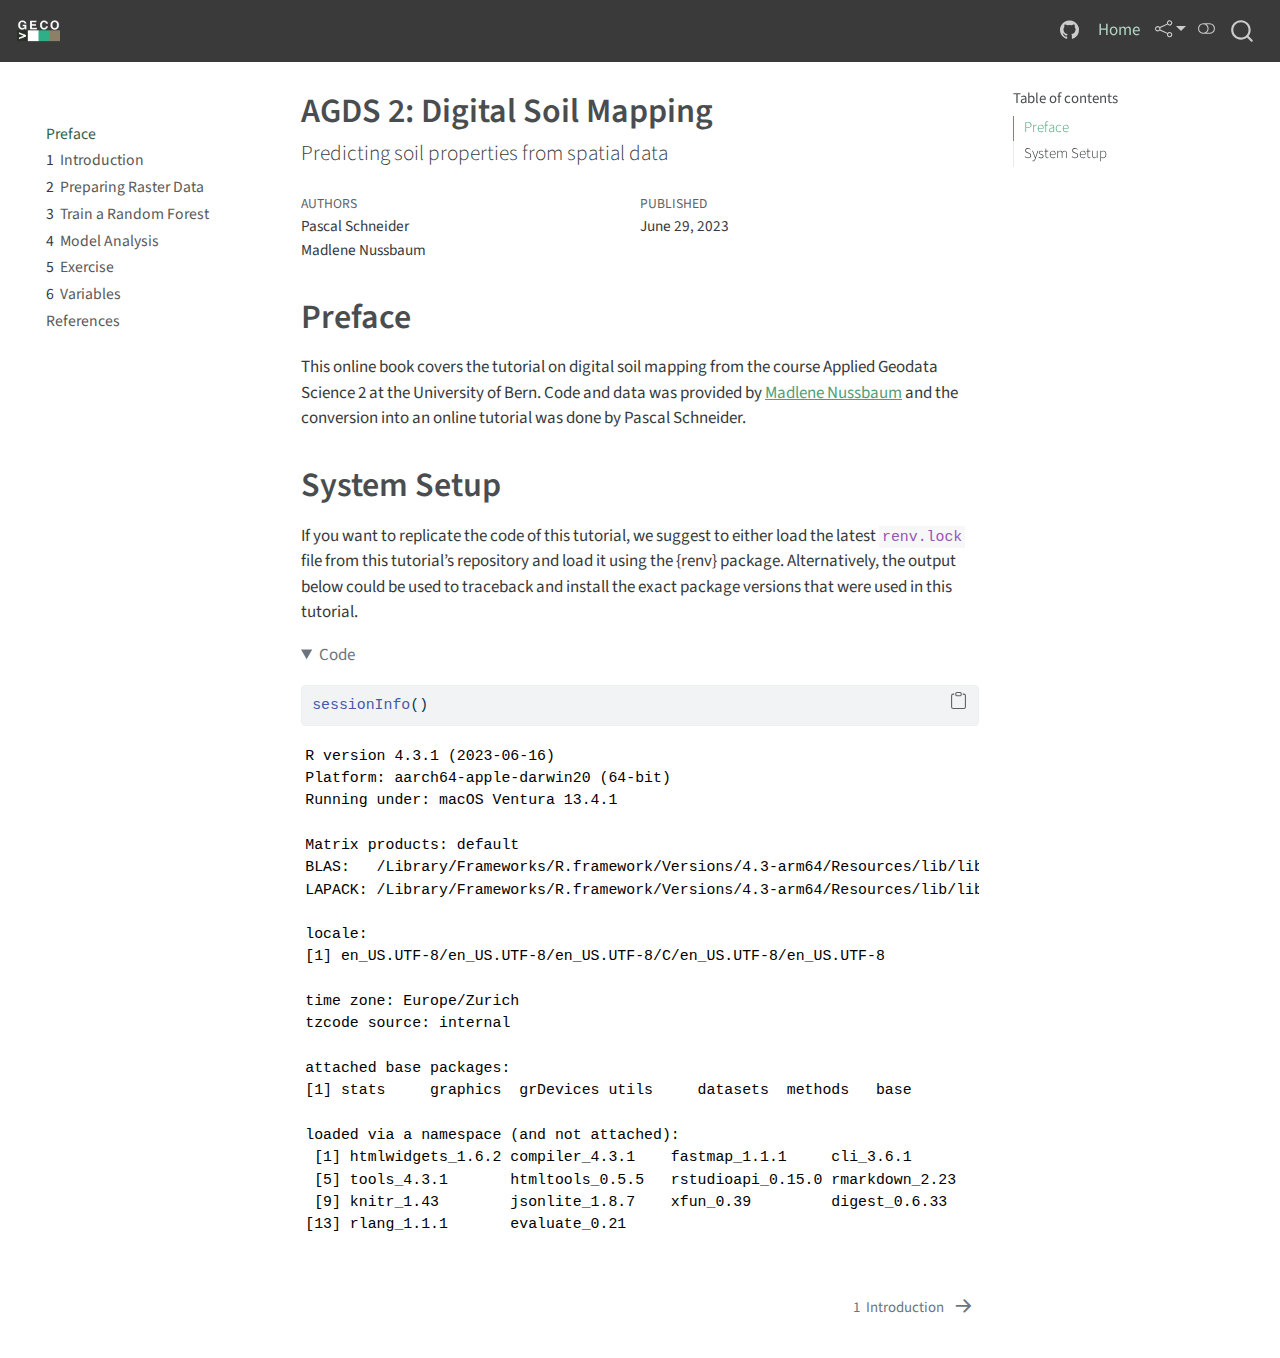
<file: index.html>
<!DOCTYPE html>
<html xmlns="http://www.w3.org/1999/xhtml" lang="en" xml:lang="en"><head>

<meta charset="utf-8">
<meta name="generator" content="quarto-1.3.450">

<meta name="viewport" content="width=device-width, initial-scale=1.0, user-scalable=yes">

<meta name="author" content="Pascal Schneider">
<meta name="author" content="Madlene Nussbaum">
<meta name="dcterms.date" content="2023-06-29">

<title>AGDS 2: Digital Soil Mapping</title>
<style>
code{white-space: pre-wrap;}
span.smallcaps{font-variant: small-caps;}
div.columns{display: flex; gap: min(4vw, 1.5em);}
div.column{flex: auto; overflow-x: auto;}
div.hanging-indent{margin-left: 1.5em; text-indent: -1.5em;}
ul.task-list{list-style: none;}
ul.task-list li input[type="checkbox"] {
  width: 0.8em;
  margin: 0 0.8em 0.2em -1em; /* quarto-specific, see https://github.com/quarto-dev/quarto-cli/issues/4556 */ 
  vertical-align: middle;
}
/* CSS for syntax highlighting */
pre > code.sourceCode { white-space: pre; position: relative; }
pre > code.sourceCode > span { display: inline-block; line-height: 1.25; }
pre > code.sourceCode > span:empty { height: 1.2em; }
.sourceCode { overflow: visible; }
code.sourceCode > span { color: inherit; text-decoration: inherit; }
div.sourceCode { margin: 1em 0; }
pre.sourceCode { margin: 0; }
@media screen {
div.sourceCode { overflow: auto; }
}
@media print {
pre > code.sourceCode { white-space: pre-wrap; }
pre > code.sourceCode > span { text-indent: -5em; padding-left: 5em; }
}
pre.numberSource code
  { counter-reset: source-line 0; }
pre.numberSource code > span
  { position: relative; left: -4em; counter-increment: source-line; }
pre.numberSource code > span > a:first-child::before
  { content: counter(source-line);
    position: relative; left: -1em; text-align: right; vertical-align: baseline;
    border: none; display: inline-block;
    -webkit-touch-callout: none; -webkit-user-select: none;
    -khtml-user-select: none; -moz-user-select: none;
    -ms-user-select: none; user-select: none;
    padding: 0 4px; width: 4em;
  }
pre.numberSource { margin-left: 3em;  padding-left: 4px; }
div.sourceCode
  {   }
@media screen {
pre > code.sourceCode > span > a:first-child::before { text-decoration: underline; }
}
</style>


<script src="site_libs/quarto-nav/quarto-nav.js"></script>
<script src="site_libs/quarto-nav/headroom.min.js"></script>
<script src="site_libs/clipboard/clipboard.min.js"></script>
<script src="site_libs/quarto-search/autocomplete.umd.js"></script>
<script src="site_libs/quarto-search/fuse.min.js"></script>
<script src="site_libs/quarto-search/quarto-search.js"></script>
<meta name="quarto:offset" content="./">
<link href="./01-introduction.html" rel="next">
<link href="./figures/favicon.ico" rel="icon">
<script src="site_libs/quarto-html/quarto.js"></script>
<script src="site_libs/quarto-html/popper.min.js"></script>
<script src="site_libs/quarto-html/tippy.umd.min.js"></script>
<script src="site_libs/quarto-html/anchor.min.js"></script>
<link href="site_libs/quarto-html/tippy.css" rel="stylesheet">
<link href="site_libs/quarto-html/quarto-syntax-highlighting.css" rel="stylesheet" class="quarto-color-scheme" id="quarto-text-highlighting-styles">
<link href="site_libs/quarto-html/quarto-syntax-highlighting-dark.css" rel="prefetch" class="quarto-color-scheme quarto-color-alternate" id="quarto-text-highlighting-styles">
<script src="site_libs/bootstrap/bootstrap.min.js"></script>
<link href="site_libs/bootstrap/bootstrap-icons.css" rel="stylesheet">
<link href="site_libs/bootstrap/bootstrap.min.css" rel="stylesheet" class="quarto-color-scheme" id="quarto-bootstrap" data-mode="light">
<link href="site_libs/bootstrap/bootstrap-dark.min.css" rel="prefetch" class="quarto-color-scheme quarto-color-alternate" id="quarto-bootstrap" data-mode="dark">
<script id="quarto-search-options" type="application/json">{
  "location": "navbar",
  "copy-button": false,
  "collapse-after": 3,
  "panel-placement": "end",
  "type": "overlay",
  "limit": 20,
  "language": {
    "search-no-results-text": "No results",
    "search-matching-documents-text": "matching documents",
    "search-copy-link-title": "Copy link to search",
    "search-hide-matches-text": "Hide additional matches",
    "search-more-match-text": "more match in this document",
    "search-more-matches-text": "more matches in this document",
    "search-clear-button-title": "Clear",
    "search-detached-cancel-button-title": "Cancel",
    "search-submit-button-title": "Submit",
    "search-label": "Search"
  }
}</script>


<meta name="twitter:title" content="AGDS 2: Digital Soil Mapping">
<meta name="twitter:description" content="Predicting soil properties from spatial data">
<meta name="twitter:card" content="summary">
</head>

<body class="nav-sidebar floating nav-fixed">

<div id="quarto-search-results"></div>
  <header id="quarto-header" class="headroom fixed-top">
    <nav class="navbar navbar-expand-lg navbar-dark ">
      <div class="navbar-container container-fluid">
      <div class="navbar-brand-container">
    <a href="./index.html" class="navbar-brand navbar-brand-logo">
    <img src="./images/logo.png" alt="" class="navbar-logo">
    </a>
    <a class="navbar-brand" href="./index.html">
    <span class="navbar-title"></span>
    </a>
  </div>
            <div id="quarto-search" class="" title="Search"></div>
          <button class="navbar-toggler" type="button" data-bs-toggle="collapse" data-bs-target="#navbarCollapse" aria-controls="navbarCollapse" aria-expanded="false" aria-label="Toggle navigation" onclick="if (window.quartoToggleHeadroom) { window.quartoToggleHeadroom(); }">
  <span class="navbar-toggler-icon"></span>
</button>
          <div class="collapse navbar-collapse" id="navbarCollapse">
            <ul class="navbar-nav navbar-nav-scroll ms-auto">
  <li class="nav-item compact">
    <a class="nav-link" href="https://github.com/padasch/digital_soil_mapping" rel="" target=""><i class="bi bi-github" role="img" aria-label="GitHub">
</i> 
 <span class="menu-text"></span></a>
  </li>  
  <li class="nav-item">
    <a class="nav-link active" href="./index.html" rel="" target="" aria-current="page">
 <span class="menu-text">Home</span></a>
  </li>  
</ul>
            <div class="quarto-navbar-tools">
    <div class="dropdown">
      <a href="" title="Share" id="quarto-navigation-tool-dropdown-0" class="quarto-navigation-tool dropdown-toggle px-1" data-bs-toggle="dropdown" aria-expanded="false" aria-label="Share"><i class="bi bi-share"></i></a>
      <ul class="dropdown-menu dropdown-menu-end" aria-labelledby="quarto-navigation-tool-dropdown-0">
          <li>
            <a class="dropdown-item quarto-navbar-tools-item" href="https://twitter.com/intent/tweet?url=|url|">
              <i class="bi bi-bi-twitter pe-1"></i>
            Twitter
            </a>
          </li>
          <li>
            <a class="dropdown-item quarto-navbar-tools-item" href="https://www.facebook.com/sharer/sharer.php?u=|url|">
              <i class="bi bi-bi-facebook pe-1"></i>
            Facebook
            </a>
          </li>
      </ul>
    </div>
  <a href="" class="quarto-color-scheme-toggle quarto-navigation-tool  px-1" onclick="window.quartoToggleColorScheme(); return false;" title="Toggle dark mode"><i class="bi"></i></a>
</div>
          </div> <!-- /navcollapse -->
      </div> <!-- /container-fluid -->
    </nav>
  <nav class="quarto-secondary-nav">
    <div class="container-fluid d-flex">
      <button type="button" class="quarto-btn-toggle btn" data-bs-toggle="collapse" data-bs-target="#quarto-sidebar,#quarto-sidebar-glass" aria-controls="quarto-sidebar" aria-expanded="false" aria-label="Toggle sidebar navigation" onclick="if (window.quartoToggleHeadroom) { window.quartoToggleHeadroom(); }">
        <i class="bi bi-layout-text-sidebar-reverse"></i>
      </button>
      <nav class="quarto-page-breadcrumbs" aria-label="breadcrumb"><ol class="breadcrumb"><li class="breadcrumb-item"><a href="./index.html">Preface</a></li></ol></nav>
      <a class="flex-grow-1" role="button" data-bs-toggle="collapse" data-bs-target="#quarto-sidebar,#quarto-sidebar-glass" aria-controls="quarto-sidebar" aria-expanded="false" aria-label="Toggle sidebar navigation" onclick="if (window.quartoToggleHeadroom) { window.quartoToggleHeadroom(); }">      
      </a>
      <button type="button" class="btn quarto-search-button" aria-label="" onclick="window.quartoOpenSearch();">
        <i class="bi bi-search"></i>
      </button>
    </div>
  </nav>
</header>
<!-- content -->
<div id="quarto-content" class="quarto-container page-columns page-rows-contents page-layout-article page-navbar">
<!-- sidebar -->
  <nav id="quarto-sidebar" class="sidebar collapse collapse-horizontal sidebar-navigation floating overflow-auto">
        <div class="mt-2 flex-shrink-0 align-items-center">
        <div class="sidebar-search">
        <div id="quarto-search" class="" title="Search"></div>
        </div>
        </div>
    <div class="sidebar-menu-container"> 
    <ul class="list-unstyled mt-1">
        <li class="sidebar-item">
  <div class="sidebar-item-container"> 
  <a href="./index.html" class="sidebar-item-text sidebar-link active">
 <span class="menu-text">Preface</span></a>
  </div>
</li>
        <li class="sidebar-item">
  <div class="sidebar-item-container"> 
  <a href="./01-introduction.html" class="sidebar-item-text sidebar-link">
 <span class="menu-text"><span class="chapter-number">1</span>&nbsp; <span class="chapter-title">Introduction</span></span></a>
  </div>
</li>
        <li class="sidebar-item">
  <div class="sidebar-item-container"> 
  <a href="./02-data_preparation.html" class="sidebar-item-text sidebar-link">
 <span class="menu-text"><span class="chapter-number">2</span>&nbsp; <span class="chapter-title">Preparing Raster Data</span></span></a>
  </div>
</li>
        <li class="sidebar-item">
  <div class="sidebar-item-container"> 
  <a href="./03-model_training.html" class="sidebar-item-text sidebar-link">
 <span class="menu-text"><span class="chapter-number">3</span>&nbsp; <span class="chapter-title">Train a Random Forest</span></span></a>
  </div>
</li>
        <li class="sidebar-item">
  <div class="sidebar-item-container"> 
  <a href="./04-model_test.html" class="sidebar-item-text sidebar-link">
 <span class="menu-text"><span class="chapter-number">4</span>&nbsp; <span class="chapter-title">Model Analysis</span></span></a>
  </div>
</li>
        <li class="sidebar-item">
  <div class="sidebar-item-container"> 
  <a href="./99-exercise.html" class="sidebar-item-text sidebar-link">
 <span class="menu-text"><span class="chapter-number">5</span>&nbsp; <span class="chapter-title">Exercise</span></span></a>
  </div>
</li>
        <li class="sidebar-item">
  <div class="sidebar-item-container"> 
  <a href="./99-variables.html" class="sidebar-item-text sidebar-link">
 <span class="menu-text"><span class="chapter-number">6</span>&nbsp; <span class="chapter-title">Variables</span></span></a>
  </div>
</li>
        <li class="sidebar-item">
  <div class="sidebar-item-container"> 
  <a href="./references.html" class="sidebar-item-text sidebar-link">
 <span class="menu-text">References</span></a>
  </div>
</li>
    </ul>
    </div>
</nav>
<div id="quarto-sidebar-glass" data-bs-toggle="collapse" data-bs-target="#quarto-sidebar,#quarto-sidebar-glass"></div>
<!-- margin-sidebar -->
    <div id="quarto-margin-sidebar" class="sidebar margin-sidebar">
        <nav id="TOC" role="doc-toc" class="toc-active">
    <h2 id="toc-title">Table of contents</h2>
   
  <ul>
  <li><a href="#preface" id="toc-preface" class="nav-link active" data-scroll-target="#preface">Preface</a></li>
  <li><a href="#system-setup" id="toc-system-setup" class="nav-link" data-scroll-target="#system-setup">System Setup</a></li>
  </ul>
</nav>
    </div>
<!-- main -->
<main class="content" id="quarto-document-content">

<header id="title-block-header" class="quarto-title-block default">
<div class="quarto-title">
<h1 class="title">AGDS 2: Digital Soil Mapping</h1>
<p class="subtitle lead">Predicting soil properties from spatial data</p>
</div>



<div class="quarto-title-meta">

    <div>
    <div class="quarto-title-meta-heading">Authors</div>
    <div class="quarto-title-meta-contents">
             <p>Pascal Schneider </p>
             <p>Madlene Nussbaum </p>
          </div>
  </div>
    
    <div>
    <div class="quarto-title-meta-heading">Published</div>
    <div class="quarto-title-meta-contents">
      <p class="date">June 29, 2023</p>
    </div>
  </div>
  
    
  </div>
  

</header>

<section id="preface" class="level1 unnumbered">
<h1 class="unnumbered">Preface</h1>
<p>This online book covers the tutorial on digital soil mapping from the course Applied Geodata Science 2 at the University of Bern. Code and data was provided by <a href="https://www.bfh.ch/de/ueber-die-bfh/personen/3ipudkkxwe7z/">Madlene Nussbaum</a> and the conversion into an online tutorial was done by Pascal Schneider.</p>
</section>
<section id="system-setup" class="level1">
<h1>System Setup</h1>
<p>If you want to replicate the code of this tutorial, we suggest to either load the latest <code>renv.lock</code> file from this tutorial’s repository and load it using the {renv} package. Alternatively, the output below could be used to traceback and install the exact package versions that were used in this tutorial.</p>
<div class="cell">
<details open="">
<summary>Code</summary>
<div class="sourceCode cell-code" id="cb1"><pre class="sourceCode r code-with-copy"><code class="sourceCode r"><span id="cb1-1"><a href="#cb1-1" aria-hidden="true" tabindex="-1"></a><span class="fu">sessionInfo</span>()</span></code><button title="Copy to Clipboard" class="code-copy-button"><i class="bi"></i></button></pre></div>
</details>
<div class="cell-output cell-output-stdout">
<pre><code>R version 4.3.1 (2023-06-16)
Platform: aarch64-apple-darwin20 (64-bit)
Running under: macOS Ventura 13.4.1

Matrix products: default
BLAS:   /Library/Frameworks/R.framework/Versions/4.3-arm64/Resources/lib/libRblas.0.dylib 
LAPACK: /Library/Frameworks/R.framework/Versions/4.3-arm64/Resources/lib/libRlapack.dylib;  LAPACK version 3.11.0

locale:
[1] en_US.UTF-8/en_US.UTF-8/en_US.UTF-8/C/en_US.UTF-8/en_US.UTF-8

time zone: Europe/Zurich
tzcode source: internal

attached base packages:
[1] stats     graphics  grDevices utils     datasets  methods   base     

loaded via a namespace (and not attached):
 [1] htmlwidgets_1.6.2 compiler_4.3.1    fastmap_1.1.1     cli_3.6.1        
 [5] tools_4.3.1       htmltools_0.5.5   rstudioapi_0.15.0 rmarkdown_2.23   
 [9] knitr_1.43        jsonlite_1.8.7    xfun_0.39         digest_0.6.33    
[13] rlang_1.1.1       evaluate_0.21    </code></pre>
</div>
</div>


</section>

</main> <!-- /main -->
<script id="quarto-html-after-body" type="application/javascript">
window.document.addEventListener("DOMContentLoaded", function (event) {
  const toggleBodyColorMode = (bsSheetEl) => {
    const mode = bsSheetEl.getAttribute("data-mode");
    const bodyEl = window.document.querySelector("body");
    if (mode === "dark") {
      bodyEl.classList.add("quarto-dark");
      bodyEl.classList.remove("quarto-light");
    } else {
      bodyEl.classList.add("quarto-light");
      bodyEl.classList.remove("quarto-dark");
    }
  }
  const toggleBodyColorPrimary = () => {
    const bsSheetEl = window.document.querySelector("link#quarto-bootstrap");
    if (bsSheetEl) {
      toggleBodyColorMode(bsSheetEl);
    }
  }
  toggleBodyColorPrimary();  
  const disableStylesheet = (stylesheets) => {
    for (let i=0; i < stylesheets.length; i++) {
      const stylesheet = stylesheets[i];
      stylesheet.rel = 'prefetch';
    }
  }
  const enableStylesheet = (stylesheets) => {
    for (let i=0; i < stylesheets.length; i++) {
      const stylesheet = stylesheets[i];
      stylesheet.rel = 'stylesheet';
    }
  }
  const manageTransitions = (selector, allowTransitions) => {
    const els = window.document.querySelectorAll(selector);
    for (let i=0; i < els.length; i++) {
      const el = els[i];
      if (allowTransitions) {
        el.classList.remove('notransition');
      } else {
        el.classList.add('notransition');
      }
    }
  }
  const toggleColorMode = (alternate) => {
    // Switch the stylesheets
    const alternateStylesheets = window.document.querySelectorAll('link.quarto-color-scheme.quarto-color-alternate');
    manageTransitions('#quarto-margin-sidebar .nav-link', false);
    if (alternate) {
      enableStylesheet(alternateStylesheets);
      for (const sheetNode of alternateStylesheets) {
        if (sheetNode.id === "quarto-bootstrap") {
          toggleBodyColorMode(sheetNode);
        }
      }
    } else {
      disableStylesheet(alternateStylesheets);
      toggleBodyColorPrimary();
    }
    manageTransitions('#quarto-margin-sidebar .nav-link', true);
    // Switch the toggles
    const toggles = window.document.querySelectorAll('.quarto-color-scheme-toggle');
    for (let i=0; i < toggles.length; i++) {
      const toggle = toggles[i];
      if (toggle) {
        if (alternate) {
          toggle.classList.add("alternate");     
        } else {
          toggle.classList.remove("alternate");
        }
      }
    }
    // Hack to workaround the fact that safari doesn't
    // properly recolor the scrollbar when toggling (#1455)
    if (navigator.userAgent.indexOf('Safari') > 0 && navigator.userAgent.indexOf('Chrome') == -1) {
      manageTransitions("body", false);
      window.scrollTo(0, 1);
      setTimeout(() => {
        window.scrollTo(0, 0);
        manageTransitions("body", true);
      }, 40);  
    }
  }
  const isFileUrl = () => { 
    return window.location.protocol === 'file:';
  }
  const hasAlternateSentinel = () => {  
    let styleSentinel = getColorSchemeSentinel();
    if (styleSentinel !== null) {
      return styleSentinel === "alternate";
    } else {
      return false;
    }
  }
  const setStyleSentinel = (alternate) => {
    const value = alternate ? "alternate" : "default";
    if (!isFileUrl()) {
      window.localStorage.setItem("quarto-color-scheme", value);
    } else {
      localAlternateSentinel = value;
    }
  }
  const getColorSchemeSentinel = () => {
    if (!isFileUrl()) {
      const storageValue = window.localStorage.getItem("quarto-color-scheme");
      return storageValue != null ? storageValue : localAlternateSentinel;
    } else {
      return localAlternateSentinel;
    }
  }
  let localAlternateSentinel = 'default';
  // Dark / light mode switch
  window.quartoToggleColorScheme = () => {
    // Read the current dark / light value 
    let toAlternate = !hasAlternateSentinel();
    toggleColorMode(toAlternate);
    setStyleSentinel(toAlternate);
  };
  // Ensure there is a toggle, if there isn't float one in the top right
  if (window.document.querySelector('.quarto-color-scheme-toggle') === null) {
    const a = window.document.createElement('a');
    a.classList.add('top-right');
    a.classList.add('quarto-color-scheme-toggle');
    a.href = "";
    a.onclick = function() { try { window.quartoToggleColorScheme(); } catch {} return false; };
    const i = window.document.createElement("i");
    i.classList.add('bi');
    a.appendChild(i);
    window.document.body.appendChild(a);
  }
  // Switch to dark mode if need be
  if (hasAlternateSentinel()) {
    toggleColorMode(true);
  } else {
    toggleColorMode(false);
  }
  const icon = "";
  const anchorJS = new window.AnchorJS();
  anchorJS.options = {
    placement: 'right',
    icon: icon
  };
  anchorJS.add('.anchored');
  const isCodeAnnotation = (el) => {
    for (const clz of el.classList) {
      if (clz.startsWith('code-annotation-')) {                     
        return true;
      }
    }
    return false;
  }
  const clipboard = new window.ClipboardJS('.code-copy-button', {
    text: function(trigger) {
      const codeEl = trigger.previousElementSibling.cloneNode(true);
      for (const childEl of codeEl.children) {
        if (isCodeAnnotation(childEl)) {
          childEl.remove();
        }
      }
      return codeEl.innerText;
    }
  });
  clipboard.on('success', function(e) {
    // button target
    const button = e.trigger;
    // don't keep focus
    button.blur();
    // flash "checked"
    button.classList.add('code-copy-button-checked');
    var currentTitle = button.getAttribute("title");
    button.setAttribute("title", "Copied!");
    let tooltip;
    if (window.bootstrap) {
      button.setAttribute("data-bs-toggle", "tooltip");
      button.setAttribute("data-bs-placement", "left");
      button.setAttribute("data-bs-title", "Copied!");
      tooltip = new bootstrap.Tooltip(button, 
        { trigger: "manual", 
          customClass: "code-copy-button-tooltip",
          offset: [0, -8]});
      tooltip.show();    
    }
    setTimeout(function() {
      if (tooltip) {
        tooltip.hide();
        button.removeAttribute("data-bs-title");
        button.removeAttribute("data-bs-toggle");
        button.removeAttribute("data-bs-placement");
      }
      button.setAttribute("title", currentTitle);
      button.classList.remove('code-copy-button-checked');
    }, 1000);
    // clear code selection
    e.clearSelection();
  });
  function tippyHover(el, contentFn) {
    const config = {
      allowHTML: true,
      content: contentFn,
      maxWidth: 500,
      delay: 100,
      arrow: false,
      appendTo: function(el) {
          return el.parentElement;
      },
      interactive: true,
      interactiveBorder: 10,
      theme: 'quarto',
      placement: 'bottom-start'
    };
    window.tippy(el, config); 
  }
  const noterefs = window.document.querySelectorAll('a[role="doc-noteref"]');
  for (var i=0; i<noterefs.length; i++) {
    const ref = noterefs[i];
    tippyHover(ref, function() {
      // use id or data attribute instead here
      let href = ref.getAttribute('data-footnote-href') || ref.getAttribute('href');
      try { href = new URL(href).hash; } catch {}
      const id = href.replace(/^#\/?/, "");
      const note = window.document.getElementById(id);
      return note.innerHTML;
    });
  }
      let selectedAnnoteEl;
      const selectorForAnnotation = ( cell, annotation) => {
        let cellAttr = 'data-code-cell="' + cell + '"';
        let lineAttr = 'data-code-annotation="' +  annotation + '"';
        const selector = 'span[' + cellAttr + '][' + lineAttr + ']';
        return selector;
      }
      const selectCodeLines = (annoteEl) => {
        const doc = window.document;
        const targetCell = annoteEl.getAttribute("data-target-cell");
        const targetAnnotation = annoteEl.getAttribute("data-target-annotation");
        const annoteSpan = window.document.querySelector(selectorForAnnotation(targetCell, targetAnnotation));
        const lines = annoteSpan.getAttribute("data-code-lines").split(",");
        const lineIds = lines.map((line) => {
          return targetCell + "-" + line;
        })
        let top = null;
        let height = null;
        let parent = null;
        if (lineIds.length > 0) {
            //compute the position of the single el (top and bottom and make a div)
            const el = window.document.getElementById(lineIds[0]);
            top = el.offsetTop;
            height = el.offsetHeight;
            parent = el.parentElement.parentElement;
          if (lineIds.length > 1) {
            const lastEl = window.document.getElementById(lineIds[lineIds.length - 1]);
            const bottom = lastEl.offsetTop + lastEl.offsetHeight;
            height = bottom - top;
          }
          if (top !== null && height !== null && parent !== null) {
            // cook up a div (if necessary) and position it 
            let div = window.document.getElementById("code-annotation-line-highlight");
            if (div === null) {
              div = window.document.createElement("div");
              div.setAttribute("id", "code-annotation-line-highlight");
              div.style.position = 'absolute';
              parent.appendChild(div);
            }
            div.style.top = top - 2 + "px";
            div.style.height = height + 4 + "px";
            let gutterDiv = window.document.getElementById("code-annotation-line-highlight-gutter");
            if (gutterDiv === null) {
              gutterDiv = window.document.createElement("div");
              gutterDiv.setAttribute("id", "code-annotation-line-highlight-gutter");
              gutterDiv.style.position = 'absolute';
              const codeCell = window.document.getElementById(targetCell);
              const gutter = codeCell.querySelector('.code-annotation-gutter');
              gutter.appendChild(gutterDiv);
            }
            gutterDiv.style.top = top - 2 + "px";
            gutterDiv.style.height = height + 4 + "px";
          }
          selectedAnnoteEl = annoteEl;
        }
      };
      const unselectCodeLines = () => {
        const elementsIds = ["code-annotation-line-highlight", "code-annotation-line-highlight-gutter"];
        elementsIds.forEach((elId) => {
          const div = window.document.getElementById(elId);
          if (div) {
            div.remove();
          }
        });
        selectedAnnoteEl = undefined;
      };
      // Attach click handler to the DT
      const annoteDls = window.document.querySelectorAll('dt[data-target-cell]');
      for (const annoteDlNode of annoteDls) {
        annoteDlNode.addEventListener('click', (event) => {
          const clickedEl = event.target;
          if (clickedEl !== selectedAnnoteEl) {
            unselectCodeLines();
            const activeEl = window.document.querySelector('dt[data-target-cell].code-annotation-active');
            if (activeEl) {
              activeEl.classList.remove('code-annotation-active');
            }
            selectCodeLines(clickedEl);
            clickedEl.classList.add('code-annotation-active');
          } else {
            // Unselect the line
            unselectCodeLines();
            clickedEl.classList.remove('code-annotation-active');
          }
        });
      }
  const findCites = (el) => {
    const parentEl = el.parentElement;
    if (parentEl) {
      const cites = parentEl.dataset.cites;
      if (cites) {
        return {
          el,
          cites: cites.split(' ')
        };
      } else {
        return findCites(el.parentElement)
      }
    } else {
      return undefined;
    }
  };
  var bibliorefs = window.document.querySelectorAll('a[role="doc-biblioref"]');
  for (var i=0; i<bibliorefs.length; i++) {
    const ref = bibliorefs[i];
    const citeInfo = findCites(ref);
    if (citeInfo) {
      tippyHover(citeInfo.el, function() {
        var popup = window.document.createElement('div');
        citeInfo.cites.forEach(function(cite) {
          var citeDiv = window.document.createElement('div');
          citeDiv.classList.add('hanging-indent');
          citeDiv.classList.add('csl-entry');
          var biblioDiv = window.document.getElementById('ref-' + cite);
          if (biblioDiv) {
            citeDiv.innerHTML = biblioDiv.innerHTML;
          }
          popup.appendChild(citeDiv);
        });
        return popup.innerHTML;
      });
    }
  }
});
</script>
<nav class="page-navigation">
  <div class="nav-page nav-page-previous">
  </div>
  <div class="nav-page nav-page-next">
      <a href="./01-introduction.html" class="pagination-link">
        <span class="nav-page-text"><span class="chapter-number">1</span>&nbsp; <span class="chapter-title">Introduction</span></span> <i class="bi bi-arrow-right-short"></i>
      </a>
  </div>
</nav>
</div> <!-- /content -->



</body></html>
</file>
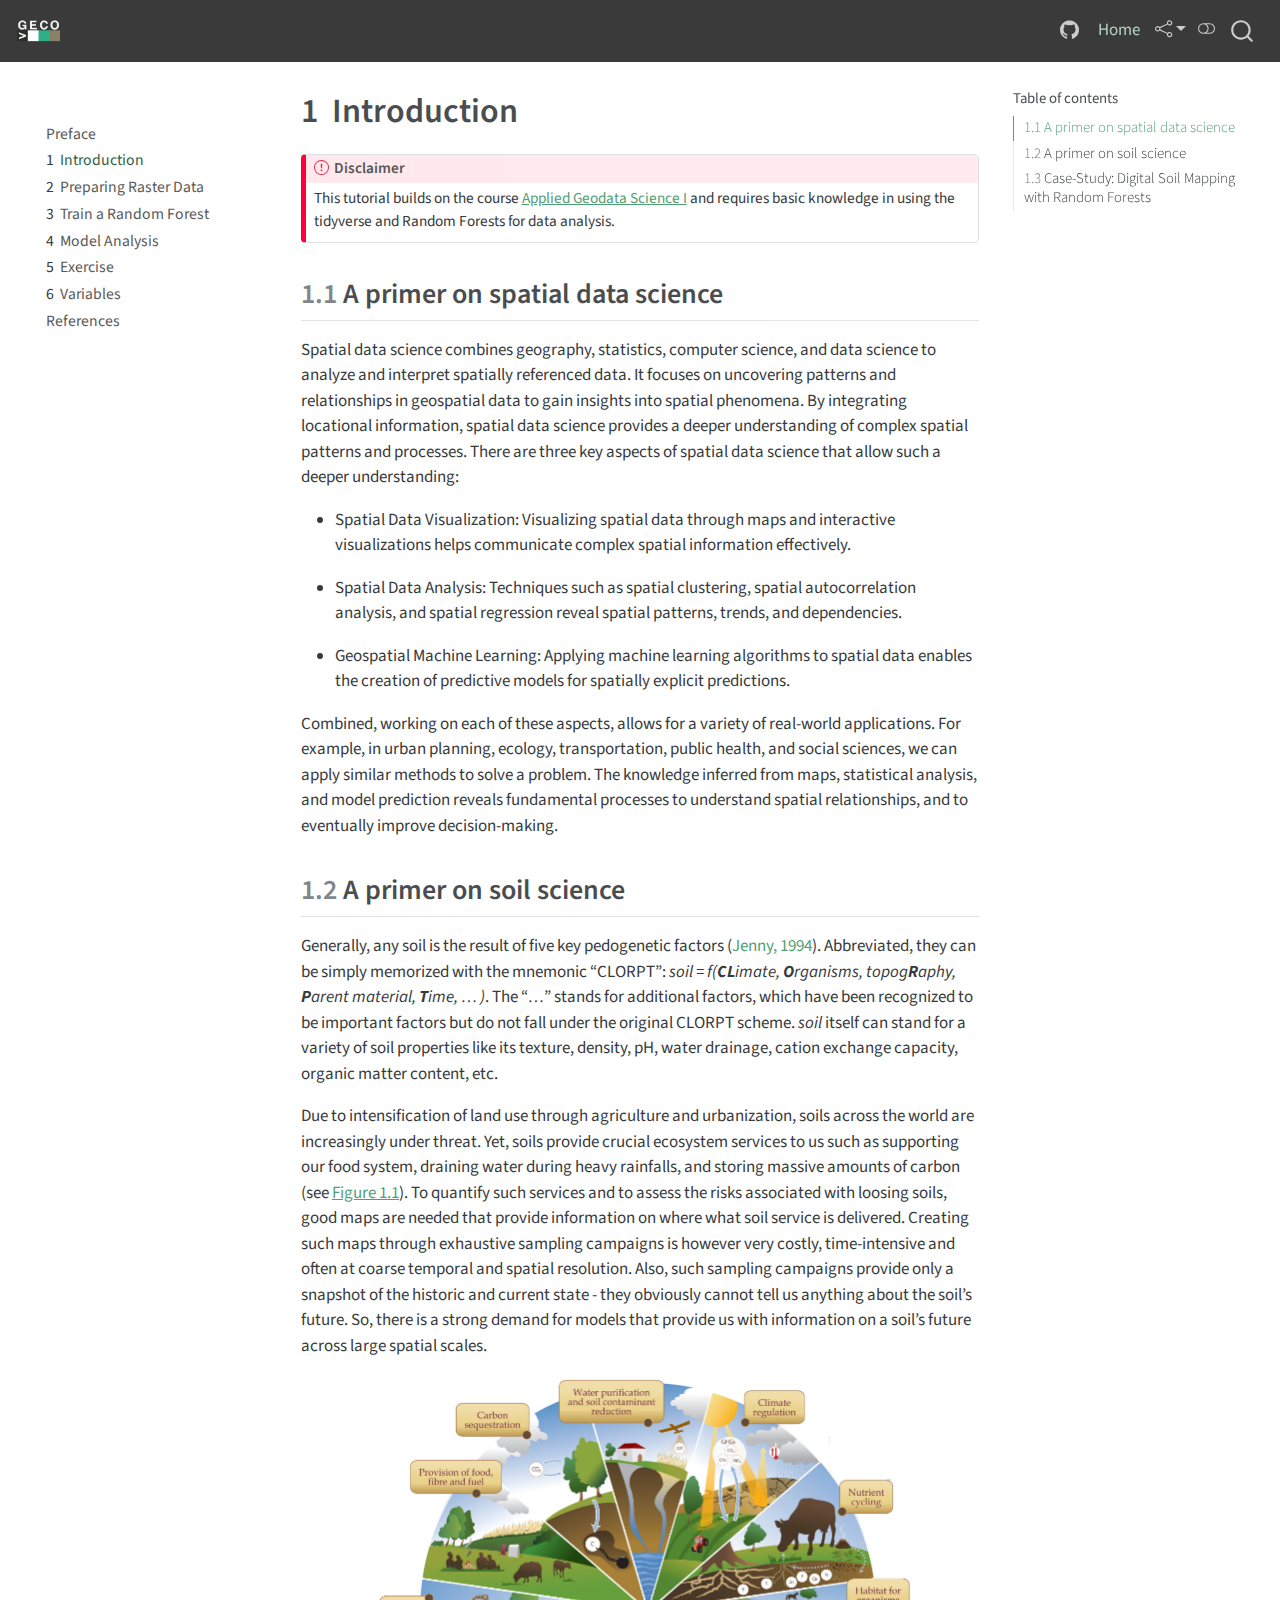
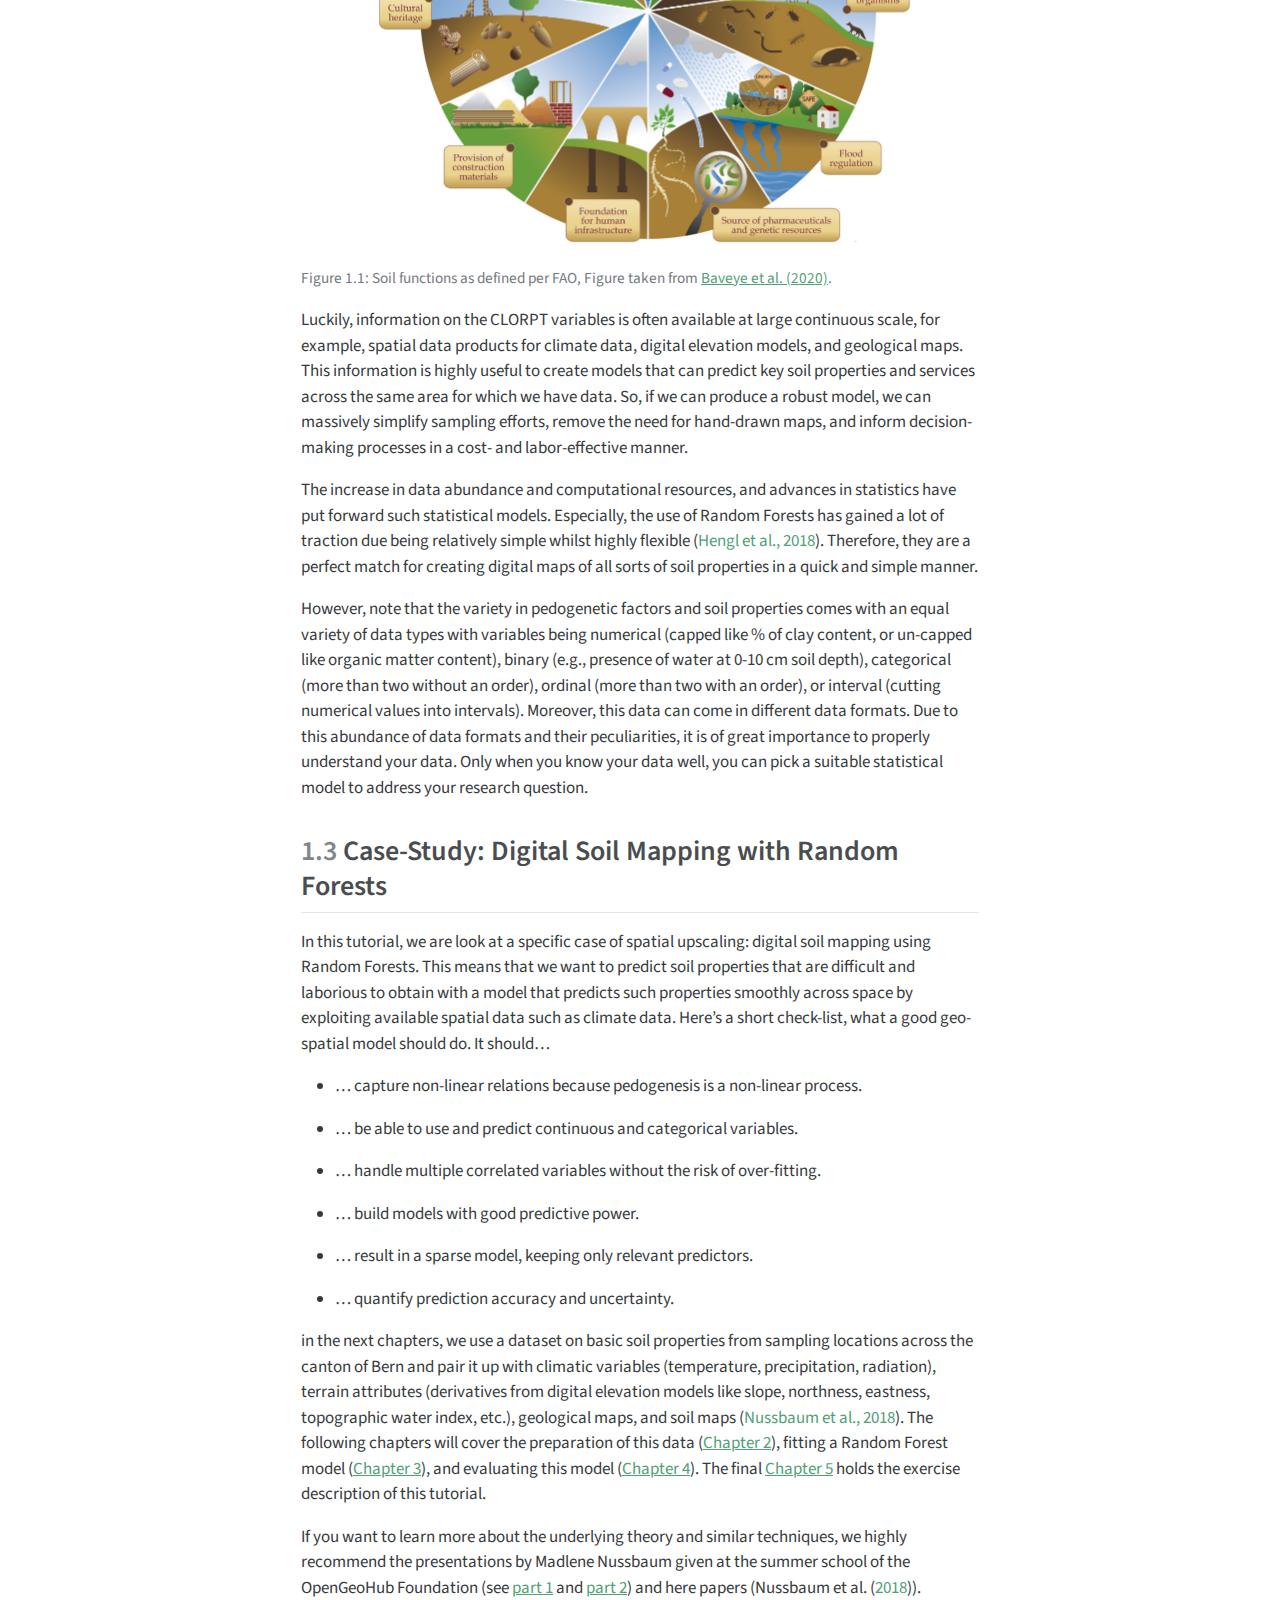
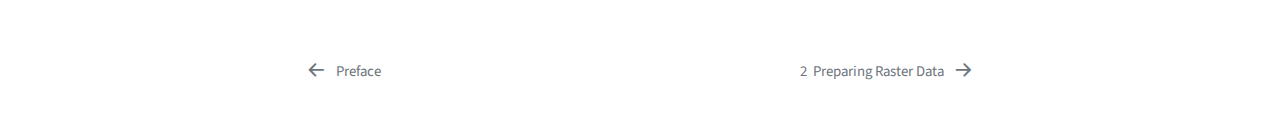
<file: 01-introduction.html>
<!DOCTYPE html>
<html xmlns="http://www.w3.org/1999/xhtml" lang="en" xml:lang="en"><head>

<meta charset="utf-8">
<meta name="generator" content="quarto-1.3.450">

<meta name="viewport" content="width=device-width, initial-scale=1.0, user-scalable=yes">


<title>AGDS 2: Digital Soil Mapping - 1&nbsp; Introduction</title>
<style>
code{white-space: pre-wrap;}
span.smallcaps{font-variant: small-caps;}
div.columns{display: flex; gap: min(4vw, 1.5em);}
div.column{flex: auto; overflow-x: auto;}
div.hanging-indent{margin-left: 1.5em; text-indent: -1.5em;}
ul.task-list{list-style: none;}
ul.task-list li input[type="checkbox"] {
  width: 0.8em;
  margin: 0 0.8em 0.2em -1em; /* quarto-specific, see https://github.com/quarto-dev/quarto-cli/issues/4556 */ 
  vertical-align: middle;
}
/* CSS for citations */
div.csl-bib-body { }
div.csl-entry {
  clear: both;
}
.hanging-indent div.csl-entry {
  margin-left:2em;
  text-indent:-2em;
}
div.csl-left-margin {
  min-width:2em;
  float:left;
}
div.csl-right-inline {
  margin-left:2em;
  padding-left:1em;
}
div.csl-indent {
  margin-left: 2em;
}</style>


<script src="site_libs/quarto-nav/quarto-nav.js"></script>
<script src="site_libs/quarto-nav/headroom.min.js"></script>
<script src="site_libs/clipboard/clipboard.min.js"></script>
<script src="site_libs/quarto-search/autocomplete.umd.js"></script>
<script src="site_libs/quarto-search/fuse.min.js"></script>
<script src="site_libs/quarto-search/quarto-search.js"></script>
<meta name="quarto:offset" content="./">
<link href="./02-data_preparation.html" rel="next">
<link href="./index.html" rel="prev">
<link href="./figures/favicon.ico" rel="icon">
<script src="site_libs/quarto-html/quarto.js"></script>
<script src="site_libs/quarto-html/popper.min.js"></script>
<script src="site_libs/quarto-html/tippy.umd.min.js"></script>
<script src="site_libs/quarto-html/anchor.min.js"></script>
<link href="site_libs/quarto-html/tippy.css" rel="stylesheet">
<link href="site_libs/quarto-html/quarto-syntax-highlighting.css" rel="stylesheet" class="quarto-color-scheme" id="quarto-text-highlighting-styles">
<link href="site_libs/quarto-html/quarto-syntax-highlighting-dark.css" rel="prefetch" class="quarto-color-scheme quarto-color-alternate" id="quarto-text-highlighting-styles">
<script src="site_libs/bootstrap/bootstrap.min.js"></script>
<link href="site_libs/bootstrap/bootstrap-icons.css" rel="stylesheet">
<link href="site_libs/bootstrap/bootstrap.min.css" rel="stylesheet" class="quarto-color-scheme" id="quarto-bootstrap" data-mode="light">
<link href="site_libs/bootstrap/bootstrap-dark.min.css" rel="prefetch" class="quarto-color-scheme quarto-color-alternate" id="quarto-bootstrap" data-mode="dark">
<script id="quarto-search-options" type="application/json">{
  "location": "navbar",
  "copy-button": false,
  "collapse-after": 3,
  "panel-placement": "end",
  "type": "overlay",
  "limit": 20,
  "language": {
    "search-no-results-text": "No results",
    "search-matching-documents-text": "matching documents",
    "search-copy-link-title": "Copy link to search",
    "search-hide-matches-text": "Hide additional matches",
    "search-more-match-text": "more match in this document",
    "search-more-matches-text": "more matches in this document",
    "search-clear-button-title": "Clear",
    "search-detached-cancel-button-title": "Cancel",
    "search-submit-button-title": "Submit",
    "search-label": "Search"
  }
}</script>


<meta name="twitter:title" content="AGDS 2: Digital Soil Mapping - 1&nbsp; Introduction">
<meta name="twitter:description" content="">
<meta name="twitter:image" content="images/soil-functions.png">
<meta name="twitter:card" content="summary_large_image">
</head>

<body class="nav-sidebar floating nav-fixed">

<div id="quarto-search-results"></div>
  <header id="quarto-header" class="headroom fixed-top">
    <nav class="navbar navbar-expand-lg navbar-dark ">
      <div class="navbar-container container-fluid">
      <div class="navbar-brand-container">
    <a href="./index.html" class="navbar-brand navbar-brand-logo">
    <img src="./images/logo.png" alt="" class="navbar-logo">
    </a>
    <a class="navbar-brand" href="./index.html">
    <span class="navbar-title"></span>
    </a>
  </div>
            <div id="quarto-search" class="" title="Search"></div>
          <button class="navbar-toggler" type="button" data-bs-toggle="collapse" data-bs-target="#navbarCollapse" aria-controls="navbarCollapse" aria-expanded="false" aria-label="Toggle navigation" onclick="if (window.quartoToggleHeadroom) { window.quartoToggleHeadroom(); }">
  <span class="navbar-toggler-icon"></span>
</button>
          <div class="collapse navbar-collapse" id="navbarCollapse">
            <ul class="navbar-nav navbar-nav-scroll ms-auto">
  <li class="nav-item compact">
    <a class="nav-link" href="https://github.com/padasch/digital_soil_mapping" rel="" target=""><i class="bi bi-github" role="img" aria-label="GitHub">
</i> 
 <span class="menu-text"></span></a>
  </li>  
  <li class="nav-item">
    <a class="nav-link active" href="./index.html" rel="" target="" aria-current="page">
 <span class="menu-text">Home</span></a>
  </li>  
</ul>
            <div class="quarto-navbar-tools">
    <div class="dropdown">
      <a href="" title="Share" id="quarto-navigation-tool-dropdown-0" class="quarto-navigation-tool dropdown-toggle px-1" data-bs-toggle="dropdown" aria-expanded="false" aria-label="Share"><i class="bi bi-share"></i></a>
      <ul class="dropdown-menu dropdown-menu-end" aria-labelledby="quarto-navigation-tool-dropdown-0">
          <li>
            <a class="dropdown-item quarto-navbar-tools-item" href="https://twitter.com/intent/tweet?url=|url|">
              <i class="bi bi-bi-twitter pe-1"></i>
            Twitter
            </a>
          </li>
          <li>
            <a class="dropdown-item quarto-navbar-tools-item" href="https://www.facebook.com/sharer/sharer.php?u=|url|">
              <i class="bi bi-bi-facebook pe-1"></i>
            Facebook
            </a>
          </li>
      </ul>
    </div>
  <a href="" class="quarto-color-scheme-toggle quarto-navigation-tool  px-1" onclick="window.quartoToggleColorScheme(); return false;" title="Toggle dark mode"><i class="bi"></i></a>
</div>
          </div> <!-- /navcollapse -->
      </div> <!-- /container-fluid -->
    </nav>
  <nav class="quarto-secondary-nav">
    <div class="container-fluid d-flex">
      <button type="button" class="quarto-btn-toggle btn" data-bs-toggle="collapse" data-bs-target="#quarto-sidebar,#quarto-sidebar-glass" aria-controls="quarto-sidebar" aria-expanded="false" aria-label="Toggle sidebar navigation" onclick="if (window.quartoToggleHeadroom) { window.quartoToggleHeadroom(); }">
        <i class="bi bi-layout-text-sidebar-reverse"></i>
      </button>
      <nav class="quarto-page-breadcrumbs" aria-label="breadcrumb"><ol class="breadcrumb"><li class="breadcrumb-item"><a href="./01-introduction.html"><span class="chapter-number">1</span>&nbsp; <span class="chapter-title">Introduction</span></a></li></ol></nav>
      <a class="flex-grow-1" role="button" data-bs-toggle="collapse" data-bs-target="#quarto-sidebar,#quarto-sidebar-glass" aria-controls="quarto-sidebar" aria-expanded="false" aria-label="Toggle sidebar navigation" onclick="if (window.quartoToggleHeadroom) { window.quartoToggleHeadroom(); }">      
      </a>
      <button type="button" class="btn quarto-search-button" aria-label="" onclick="window.quartoOpenSearch();">
        <i class="bi bi-search"></i>
      </button>
    </div>
  </nav>
</header>
<!-- content -->
<div id="quarto-content" class="quarto-container page-columns page-rows-contents page-layout-article page-navbar">
<!-- sidebar -->
  <nav id="quarto-sidebar" class="sidebar collapse collapse-horizontal sidebar-navigation floating overflow-auto">
        <div class="mt-2 flex-shrink-0 align-items-center">
        <div class="sidebar-search">
        <div id="quarto-search" class="" title="Search"></div>
        </div>
        </div>
    <div class="sidebar-menu-container"> 
    <ul class="list-unstyled mt-1">
        <li class="sidebar-item">
  <div class="sidebar-item-container"> 
  <a href="./index.html" class="sidebar-item-text sidebar-link">
 <span class="menu-text">Preface</span></a>
  </div>
</li>
        <li class="sidebar-item">
  <div class="sidebar-item-container"> 
  <a href="./01-introduction.html" class="sidebar-item-text sidebar-link active">
 <span class="menu-text"><span class="chapter-number">1</span>&nbsp; <span class="chapter-title">Introduction</span></span></a>
  </div>
</li>
        <li class="sidebar-item">
  <div class="sidebar-item-container"> 
  <a href="./02-data_preparation.html" class="sidebar-item-text sidebar-link">
 <span class="menu-text"><span class="chapter-number">2</span>&nbsp; <span class="chapter-title">Preparing Raster Data</span></span></a>
  </div>
</li>
        <li class="sidebar-item">
  <div class="sidebar-item-container"> 
  <a href="./03-model_training.html" class="sidebar-item-text sidebar-link">
 <span class="menu-text"><span class="chapter-number">3</span>&nbsp; <span class="chapter-title">Train a Random Forest</span></span></a>
  </div>
</li>
        <li class="sidebar-item">
  <div class="sidebar-item-container"> 
  <a href="./04-model_test.html" class="sidebar-item-text sidebar-link">
 <span class="menu-text"><span class="chapter-number">4</span>&nbsp; <span class="chapter-title">Model Analysis</span></span></a>
  </div>
</li>
        <li class="sidebar-item">
  <div class="sidebar-item-container"> 
  <a href="./99-exercise.html" class="sidebar-item-text sidebar-link">
 <span class="menu-text"><span class="chapter-number">5</span>&nbsp; <span class="chapter-title">Exercise</span></span></a>
  </div>
</li>
        <li class="sidebar-item">
  <div class="sidebar-item-container"> 
  <a href="./99-variables.html" class="sidebar-item-text sidebar-link">
 <span class="menu-text"><span class="chapter-number">6</span>&nbsp; <span class="chapter-title">Variables</span></span></a>
  </div>
</li>
        <li class="sidebar-item">
  <div class="sidebar-item-container"> 
  <a href="./references.html" class="sidebar-item-text sidebar-link">
 <span class="menu-text">References</span></a>
  </div>
</li>
    </ul>
    </div>
</nav>
<div id="quarto-sidebar-glass" data-bs-toggle="collapse" data-bs-target="#quarto-sidebar,#quarto-sidebar-glass"></div>
<!-- margin-sidebar -->
    <div id="quarto-margin-sidebar" class="sidebar margin-sidebar">
        <nav id="TOC" role="doc-toc" class="toc-active">
    <h2 id="toc-title">Table of contents</h2>
   
  <ul>
  <li><a href="#a-primer-on-spatial-data-science" id="toc-a-primer-on-spatial-data-science" class="nav-link active" data-scroll-target="#a-primer-on-spatial-data-science"><span class="header-section-number">1.1</span> A primer on spatial data science</a></li>
  <li><a href="#a-primer-on-soil-science" id="toc-a-primer-on-soil-science" class="nav-link" data-scroll-target="#a-primer-on-soil-science"><span class="header-section-number">1.2</span> A primer on soil science</a></li>
  <li><a href="#case-study-digital-soil-mapping-with-random-forests" id="toc-case-study-digital-soil-mapping-with-random-forests" class="nav-link" data-scroll-target="#case-study-digital-soil-mapping-with-random-forests"><span class="header-section-number">1.3</span> Case-Study: Digital Soil Mapping with Random Forests</a></li>
  </ul>
</nav>
    </div>
<!-- main -->
<main class="content" id="quarto-document-content">

<header id="title-block-header" class="quarto-title-block default">
<div class="quarto-title">
<h1 class="title"><span id="sec-intro" class="quarto-section-identifier"><span class="chapter-number">1</span>&nbsp; <span class="chapter-title">Introduction</span></span></h1>
</div>



<div class="quarto-title-meta">

    
  
    
  </div>
  

</header>

<div class="callout callout-style-default callout-important callout-titled">
<div class="callout-header d-flex align-content-center">
<div class="callout-icon-container">
<i class="callout-icon"></i>
</div>
<div class="callout-title-container flex-fill">
Disclaimer
</div>
</div>
<div class="callout-body-container callout-body">
<p>This tutorial builds on the course <a href="https://geco-bern.github.io/agds/">Applied Geodata Science I</a> and requires basic knowledge in using the tidyverse and Random Forests for data analysis.</p>
</div>
</div>
<section id="a-primer-on-spatial-data-science" class="level2" data-number="1.1">
<h2 data-number="1.1" class="anchored" data-anchor-id="a-primer-on-spatial-data-science"><span class="header-section-number">1.1</span> A primer on spatial data science</h2>
<p>Spatial data science combines geography, statistics, computer science, and data science to analyze and interpret spatially referenced data. It focuses on uncovering patterns and relationships in geospatial data to gain insights into spatial phenomena. By integrating locational information, spatial data science provides a deeper understanding of complex spatial patterns and processes. There are three key aspects of spatial data science that allow such a deeper understanding:</p>
<ul>
<li><p>Spatial Data Visualization: Visualizing spatial data through maps and interactive visualizations helps communicate complex spatial information effectively.</p></li>
<li><p>Spatial Data Analysis: Techniques such as spatial clustering, spatial autocorrelation analysis, and spatial regression reveal spatial patterns, trends, and dependencies.</p></li>
<li><p>Geospatial Machine Learning: Applying machine learning algorithms to spatial data enables the creation of predictive models for spatially explicit predictions.</p></li>
</ul>
<p>Combined, working on each of these aspects, allows for a variety of real-world applications. For example, in urban planning, ecology, transportation, public health, and social sciences, we can apply similar methods to solve a problem. The knowledge inferred from maps, statistical analysis, and model prediction reveals fundamental processes to understand spatial relationships, and to eventually improve decision-making.</p>
<!--# ## Spatial Upscaling with Machine Learning Methods -->
<!--# Spatial upscaling describes the process of extrapolating information from a smaller to a larger area. Spatial upscaling is used to solve the common problem where we have a variable of interest measured at a few sampling locations, whilst having large maps of potential covariates that could predict that variable. As discussed further below, this a variable of interest could be a soil characteristic that has to be sampled by digging up soil and analyzing it in the lab. Potential covariates are often remote-sensing data or pre-existing maps of e.g., geological features. Recent technological progress substantially facilitated the acquisition of remote-sensing data and in combination with increased computational capacity, we can use a variety of machine learning tools to investigate our variable of interest at larger scales. -->
<!--# Although the field of spatial data science or geostatistics has gained great interest in recent years, our fundamental understanding rests on hundreds of years on decades of research. For example, quoting Waldo Tobler, a famous American-Swiss geographer, the first law of geography is that "everything is related to everything else, but near things are more related than distant things" [@tobler1970]. This is the essential idea of spatial autocorrelation. And because autocorrelation can hamper the validity of statistical analyses and modelling, we must account for it. However, this is not always straight-forward to do. Also, because of the rising use of global maps in scientific publications and in the media outlets that spread them, the trust-worthiness of global maps and communicating their uncertainties has become active scientific debate [@meyer2021; @meyer2022]. -->
</section>
<section id="a-primer-on-soil-science" class="level2" data-number="1.2">
<h2 data-number="1.2" class="anchored" data-anchor-id="a-primer-on-soil-science"><span class="header-section-number">1.2</span> A primer on soil science</h2>
<p>Generally, any soil is the result of five key pedogenetic factors <span class="citation" data-cites="jenny1994">(<a href="references.html#ref-jenny1994" role="doc-biblioref">Jenny, 1994</a>)</span>. Abbreviated, they can be simply memorized with the mnemonic “CLORPT”: <em>soil = f(<strong>CL</strong>imate, <strong>O</strong>rganisms, topog<strong>R</strong>aphy, <strong>P</strong>arent material, <strong>T</strong>ime, … )</em>. The “<em>…</em>” stands for additional factors, which have been recognized to be important factors but do not fall under the original CLORPT scheme. <em>soil</em> itself can stand for a variety of soil properties like its texture, density, pH, water drainage, cation exchange capacity, organic matter content, etc.</p>
<p>Due to intensification of land use through agriculture and urbanization, soils across the world are increasingly under threat. Yet, soils provide crucial ecosystem services to us such as supporting our food system, draining water during heavy rainfalls, and storing massive amounts of carbon (see <a href="#fig-soil-functions">Figure&nbsp;<span>1.1</span></a>). To quantify such services and to assess the risks associated with loosing soils, good maps are needed that provide information on where what soil service is delivered. Creating such maps through exhaustive sampling campaigns is however very costly, time-intensive and often at coarse temporal and spatial resolution. Also, such sampling campaigns provide only a snapshot of the historic and current state - they obviously cannot tell us anything about the soil’s future. So, there is a strong demand for models that provide us with information on a soil’s future across large spatial scales.</p>
<div class="cell">
<div class="cell-output-display">
<div id="fig-soil-functions" class="quarto-figure quarto-figure-center anchored">
<figure class="figure">
<p><img src="images/soil-functions.png" class="img-fluid figure-img" width="554"></p>
<figcaption class="figure-caption">Figure&nbsp;1.1: Soil functions as defined per FAO, Figure taken from <a href="https://www.frontiersin.org/articles/10.3389/fenvs.2020.579904">Baveye et al.&nbsp;(2020)</a>.</figcaption>
</figure>
</div>
</div>
</div>
<p>Luckily, information on the CLORPT variables is often available at large continuous scale, for example, spatial data products for climate data, digital elevation models, and geological maps. This information is highly useful to create models that can predict key soil properties and services across the same area for which we have data. So, if we can produce a robust model, we can massively simplify sampling efforts, remove the need for hand-drawn maps, and inform decision-making processes in a cost- and labor-effective manner.</p>
<p>The increase in data abundance and computational resources, and advances in statistics have put forward such statistical models. Especially, the use of Random Forests has gained a lot of traction due being relatively simple whilst highly flexible <span class="citation" data-cites="hengl2018random">(<a href="references.html#ref-hengl2018random" role="doc-biblioref">Hengl et al., 2018</a>)</span>. Therefore, they are a perfect match for creating digital maps of all sorts of soil properties in a quick and simple manner.</p>
<p>However, note that the variety in pedogenetic factors and soil properties comes with an equal variety of data types with variables being numerical (capped like % of clay content, or un-capped like organic matter content), binary (e.g., presence of water at 0-10 cm soil depth), categorical (more than two without an order), ordinal (more than two with an order), or interval (cutting numerical values into intervals). Moreover, this data can come in different data formats. Due to this abundance of data formats and their peculiarities, it is of great importance to properly understand your data. Only when you know your data well, you can pick a suitable statistical model to address your research question.</p>
</section>
<section id="case-study-digital-soil-mapping-with-random-forests" class="level2" data-number="1.3">
<h2 data-number="1.3" class="anchored" data-anchor-id="case-study-digital-soil-mapping-with-random-forests"><span class="header-section-number">1.3</span> Case-Study: Digital Soil Mapping with Random Forests</h2>
<p>In this tutorial, we are look at a specific case of spatial upscaling: digital soil mapping using Random Forests. This means that we want to predict soil properties that are difficult and laborious to obtain with a model that predicts such properties smoothly across space by exploiting available spatial data such as climate data. Here’s a short check-list, what a good geo-spatial model should do. It should…</p>
<ul>
<li><p>… capture non-linear relations because pedogenesis is a non-linear process.</p></li>
<li><p>… be able to use and predict continuous and categorical variables.</p></li>
<li><p>… handle multiple correlated variables without the risk of over-fitting.</p></li>
</ul>
<!--# -   ... account for spatial auto-correlation (this is a bit tricky, so more on this in @sec-dataprep). -->
<ul>
<li><p>… build models with good predictive power.</p></li>
<li><p>… result in a sparse model, keeping only relevant predictors.</p></li>
<li><p>… quantify prediction accuracy and uncertainty.</p></li>
</ul>
<p>in the next chapters, we use a dataset on basic soil properties from sampling locations across the canton of Bern and pair it up with climatic variables (temperature, precipitation, radiation), terrain attributes (derivatives from digital elevation models like slope, northness, eastness, topographic water index, etc.), geological maps, and soil maps <span class="citation" data-cites="nussbaum2018evaluation">(<a href="references.html#ref-nussbaum2018evaluation" role="doc-biblioref">Nussbaum et al., 2018</a>)</span>. The following chapters will cover the preparation of this data (<a href="02-data_preparation.html"><span>Chapter&nbsp;2</span></a>), fitting a Random Forest model (<a href="03-model_training.html"><span>Chapter&nbsp;3</span></a>), and evaluating this model (<a href="04-model_test.html"><span>Chapter&nbsp;4</span></a>). The final <a href="99-exercise.html"><span>Chapter&nbsp;5</span></a> holds the exercise description of this tutorial.</p>
<p>If you want to learn more about the underlying theory and similar techniques, we highly recommend the presentations by Madlene Nussbaum given at the summer school of the OpenGeoHub Foundation (see <a href="https://www.youtube.com/watch?v=NgZ17CbL_xs">part 1</a> and <a href="https://www.youtube.com/watch?v=idkODq0BpAA">part 2</a>) and here papers (<span class="citation" data-cites="nussbaum2017">Nussbaum et al. (<a href="references.html#ref-nussbaum2018evaluation" role="doc-biblioref">2018</a>)</span>).</p>


<div id="refs" class="references csl-bib-body hanging-indent" data-line-spacing="2" role="list" style="display: none">
<div id="ref-hengl2018random" class="csl-entry" role="listitem">
Hengl, T., Nussbaum, M., Wright, M. N., Heuvelink, G. B. M., &amp; Gräler, B. (2018). Random forest as a generic framework for predictive modeling of spatial and spatio-temporal variables. <em>PeerJ</em>, <em>6</em>, e5518. <a href="https://doi.org/10.7717/peerj.5518">https://doi.org/10.7717/peerj.5518</a>
</div>
<div id="ref-jenny1994" class="csl-entry" role="listitem">
Jenny, H. (1994). <em>Factors of soil formation: A system of quantitative pedology</em>. Dover.
</div>
<div id="ref-nussbaum2018evaluation" class="csl-entry" role="listitem">
Nussbaum, M., Spiess, K., Baltensweiler, A., Grob, U., Keller, A., Greiner, L., Schaepman, M. E., &amp; Papritz, A. (2018). Evaluation of digital soil mapping approaches with large sets of environmental covariates. <em>SOIL</em>, <em>4</em>(1), 1–22. <a href="https://doi.org/10.5194/soil-4-1-2018">https://doi.org/10.5194/soil-4-1-2018</a>
</div>
<div id="ref-nussbaum2017" class="csl-entry" role="listitem">
Nussbaum, M., Walthert, L., Fraefel, M., Greiner, L., &amp; Papritz, A. (2017). Mapping of soil properties at high resolution in Switzerland using boosted geoadditive models. <em>SOIL</em>, <em>3</em>(4), 191–210. <a href="https://doi.org/10.5194/soil-3-191-2017">https://doi.org/10.5194/soil-3-191-2017</a>
</div>
</div>
</section>

</main> <!-- /main -->
<script id="quarto-html-after-body" type="application/javascript">
window.document.addEventListener("DOMContentLoaded", function (event) {
  const toggleBodyColorMode = (bsSheetEl) => {
    const mode = bsSheetEl.getAttribute("data-mode");
    const bodyEl = window.document.querySelector("body");
    if (mode === "dark") {
      bodyEl.classList.add("quarto-dark");
      bodyEl.classList.remove("quarto-light");
    } else {
      bodyEl.classList.add("quarto-light");
      bodyEl.classList.remove("quarto-dark");
    }
  }
  const toggleBodyColorPrimary = () => {
    const bsSheetEl = window.document.querySelector("link#quarto-bootstrap");
    if (bsSheetEl) {
      toggleBodyColorMode(bsSheetEl);
    }
  }
  toggleBodyColorPrimary();  
  const disableStylesheet = (stylesheets) => {
    for (let i=0; i < stylesheets.length; i++) {
      const stylesheet = stylesheets[i];
      stylesheet.rel = 'prefetch';
    }
  }
  const enableStylesheet = (stylesheets) => {
    for (let i=0; i < stylesheets.length; i++) {
      const stylesheet = stylesheets[i];
      stylesheet.rel = 'stylesheet';
    }
  }
  const manageTransitions = (selector, allowTransitions) => {
    const els = window.document.querySelectorAll(selector);
    for (let i=0; i < els.length; i++) {
      const el = els[i];
      if (allowTransitions) {
        el.classList.remove('notransition');
      } else {
        el.classList.add('notransition');
      }
    }
  }
  const toggleColorMode = (alternate) => {
    // Switch the stylesheets
    const alternateStylesheets = window.document.querySelectorAll('link.quarto-color-scheme.quarto-color-alternate');
    manageTransitions('#quarto-margin-sidebar .nav-link', false);
    if (alternate) {
      enableStylesheet(alternateStylesheets);
      for (const sheetNode of alternateStylesheets) {
        if (sheetNode.id === "quarto-bootstrap") {
          toggleBodyColorMode(sheetNode);
        }
      }
    } else {
      disableStylesheet(alternateStylesheets);
      toggleBodyColorPrimary();
    }
    manageTransitions('#quarto-margin-sidebar .nav-link', true);
    // Switch the toggles
    const toggles = window.document.querySelectorAll('.quarto-color-scheme-toggle');
    for (let i=0; i < toggles.length; i++) {
      const toggle = toggles[i];
      if (toggle) {
        if (alternate) {
          toggle.classList.add("alternate");     
        } else {
          toggle.classList.remove("alternate");
        }
      }
    }
    // Hack to workaround the fact that safari doesn't
    // properly recolor the scrollbar when toggling (#1455)
    if (navigator.userAgent.indexOf('Safari') > 0 && navigator.userAgent.indexOf('Chrome') == -1) {
      manageTransitions("body", false);
      window.scrollTo(0, 1);
      setTimeout(() => {
        window.scrollTo(0, 0);
        manageTransitions("body", true);
      }, 40);  
    }
  }
  const isFileUrl = () => { 
    return window.location.protocol === 'file:';
  }
  const hasAlternateSentinel = () => {  
    let styleSentinel = getColorSchemeSentinel();
    if (styleSentinel !== null) {
      return styleSentinel === "alternate";
    } else {
      return false;
    }
  }
  const setStyleSentinel = (alternate) => {
    const value = alternate ? "alternate" : "default";
    if (!isFileUrl()) {
      window.localStorage.setItem("quarto-color-scheme", value);
    } else {
      localAlternateSentinel = value;
    }
  }
  const getColorSchemeSentinel = () => {
    if (!isFileUrl()) {
      const storageValue = window.localStorage.getItem("quarto-color-scheme");
      return storageValue != null ? storageValue : localAlternateSentinel;
    } else {
      return localAlternateSentinel;
    }
  }
  let localAlternateSentinel = 'default';
  // Dark / light mode switch
  window.quartoToggleColorScheme = () => {
    // Read the current dark / light value 
    let toAlternate = !hasAlternateSentinel();
    toggleColorMode(toAlternate);
    setStyleSentinel(toAlternate);
  };
  // Ensure there is a toggle, if there isn't float one in the top right
  if (window.document.querySelector('.quarto-color-scheme-toggle') === null) {
    const a = window.document.createElement('a');
    a.classList.add('top-right');
    a.classList.add('quarto-color-scheme-toggle');
    a.href = "";
    a.onclick = function() { try { window.quartoToggleColorScheme(); } catch {} return false; };
    const i = window.document.createElement("i");
    i.classList.add('bi');
    a.appendChild(i);
    window.document.body.appendChild(a);
  }
  // Switch to dark mode if need be
  if (hasAlternateSentinel()) {
    toggleColorMode(true);
  } else {
    toggleColorMode(false);
  }
  const icon = "";
  const anchorJS = new window.AnchorJS();
  anchorJS.options = {
    placement: 'right',
    icon: icon
  };
  anchorJS.add('.anchored');
  const isCodeAnnotation = (el) => {
    for (const clz of el.classList) {
      if (clz.startsWith('code-annotation-')) {                     
        return true;
      }
    }
    return false;
  }
  const clipboard = new window.ClipboardJS('.code-copy-button', {
    text: function(trigger) {
      const codeEl = trigger.previousElementSibling.cloneNode(true);
      for (const childEl of codeEl.children) {
        if (isCodeAnnotation(childEl)) {
          childEl.remove();
        }
      }
      return codeEl.innerText;
    }
  });
  clipboard.on('success', function(e) {
    // button target
    const button = e.trigger;
    // don't keep focus
    button.blur();
    // flash "checked"
    button.classList.add('code-copy-button-checked');
    var currentTitle = button.getAttribute("title");
    button.setAttribute("title", "Copied!");
    let tooltip;
    if (window.bootstrap) {
      button.setAttribute("data-bs-toggle", "tooltip");
      button.setAttribute("data-bs-placement", "left");
      button.setAttribute("data-bs-title", "Copied!");
      tooltip = new bootstrap.Tooltip(button, 
        { trigger: "manual", 
          customClass: "code-copy-button-tooltip",
          offset: [0, -8]});
      tooltip.show();    
    }
    setTimeout(function() {
      if (tooltip) {
        tooltip.hide();
        button.removeAttribute("data-bs-title");
        button.removeAttribute("data-bs-toggle");
        button.removeAttribute("data-bs-placement");
      }
      button.setAttribute("title", currentTitle);
      button.classList.remove('code-copy-button-checked');
    }, 1000);
    // clear code selection
    e.clearSelection();
  });
  function tippyHover(el, contentFn) {
    const config = {
      allowHTML: true,
      content: contentFn,
      maxWidth: 500,
      delay: 100,
      arrow: false,
      appendTo: function(el) {
          return el.parentElement;
      },
      interactive: true,
      interactiveBorder: 10,
      theme: 'quarto',
      placement: 'bottom-start'
    };
    window.tippy(el, config); 
  }
  const noterefs = window.document.querySelectorAll('a[role="doc-noteref"]');
  for (var i=0; i<noterefs.length; i++) {
    const ref = noterefs[i];
    tippyHover(ref, function() {
      // use id or data attribute instead here
      let href = ref.getAttribute('data-footnote-href') || ref.getAttribute('href');
      try { href = new URL(href).hash; } catch {}
      const id = href.replace(/^#\/?/, "");
      const note = window.document.getElementById(id);
      return note.innerHTML;
    });
  }
      let selectedAnnoteEl;
      const selectorForAnnotation = ( cell, annotation) => {
        let cellAttr = 'data-code-cell="' + cell + '"';
        let lineAttr = 'data-code-annotation="' +  annotation + '"';
        const selector = 'span[' + cellAttr + '][' + lineAttr + ']';
        return selector;
      }
      const selectCodeLines = (annoteEl) => {
        const doc = window.document;
        const targetCell = annoteEl.getAttribute("data-target-cell");
        const targetAnnotation = annoteEl.getAttribute("data-target-annotation");
        const annoteSpan = window.document.querySelector(selectorForAnnotation(targetCell, targetAnnotation));
        const lines = annoteSpan.getAttribute("data-code-lines").split(",");
        const lineIds = lines.map((line) => {
          return targetCell + "-" + line;
        })
        let top = null;
        let height = null;
        let parent = null;
        if (lineIds.length > 0) {
            //compute the position of the single el (top and bottom and make a div)
            const el = window.document.getElementById(lineIds[0]);
            top = el.offsetTop;
            height = el.offsetHeight;
            parent = el.parentElement.parentElement;
          if (lineIds.length > 1) {
            const lastEl = window.document.getElementById(lineIds[lineIds.length - 1]);
            const bottom = lastEl.offsetTop + lastEl.offsetHeight;
            height = bottom - top;
          }
          if (top !== null && height !== null && parent !== null) {
            // cook up a div (if necessary) and position it 
            let div = window.document.getElementById("code-annotation-line-highlight");
            if (div === null) {
              div = window.document.createElement("div");
              div.setAttribute("id", "code-annotation-line-highlight");
              div.style.position = 'absolute';
              parent.appendChild(div);
            }
            div.style.top = top - 2 + "px";
            div.style.height = height + 4 + "px";
            let gutterDiv = window.document.getElementById("code-annotation-line-highlight-gutter");
            if (gutterDiv === null) {
              gutterDiv = window.document.createElement("div");
              gutterDiv.setAttribute("id", "code-annotation-line-highlight-gutter");
              gutterDiv.style.position = 'absolute';
              const codeCell = window.document.getElementById(targetCell);
              const gutter = codeCell.querySelector('.code-annotation-gutter');
              gutter.appendChild(gutterDiv);
            }
            gutterDiv.style.top = top - 2 + "px";
            gutterDiv.style.height = height + 4 + "px";
          }
          selectedAnnoteEl = annoteEl;
        }
      };
      const unselectCodeLines = () => {
        const elementsIds = ["code-annotation-line-highlight", "code-annotation-line-highlight-gutter"];
        elementsIds.forEach((elId) => {
          const div = window.document.getElementById(elId);
          if (div) {
            div.remove();
          }
        });
        selectedAnnoteEl = undefined;
      };
      // Attach click handler to the DT
      const annoteDls = window.document.querySelectorAll('dt[data-target-cell]');
      for (const annoteDlNode of annoteDls) {
        annoteDlNode.addEventListener('click', (event) => {
          const clickedEl = event.target;
          if (clickedEl !== selectedAnnoteEl) {
            unselectCodeLines();
            const activeEl = window.document.querySelector('dt[data-target-cell].code-annotation-active');
            if (activeEl) {
              activeEl.classList.remove('code-annotation-active');
            }
            selectCodeLines(clickedEl);
            clickedEl.classList.add('code-annotation-active');
          } else {
            // Unselect the line
            unselectCodeLines();
            clickedEl.classList.remove('code-annotation-active');
          }
        });
      }
  const findCites = (el) => {
    const parentEl = el.parentElement;
    if (parentEl) {
      const cites = parentEl.dataset.cites;
      if (cites) {
        return {
          el,
          cites: cites.split(' ')
        };
      } else {
        return findCites(el.parentElement)
      }
    } else {
      return undefined;
    }
  };
  var bibliorefs = window.document.querySelectorAll('a[role="doc-biblioref"]');
  for (var i=0; i<bibliorefs.length; i++) {
    const ref = bibliorefs[i];
    const citeInfo = findCites(ref);
    if (citeInfo) {
      tippyHover(citeInfo.el, function() {
        var popup = window.document.createElement('div');
        citeInfo.cites.forEach(function(cite) {
          var citeDiv = window.document.createElement('div');
          citeDiv.classList.add('hanging-indent');
          citeDiv.classList.add('csl-entry');
          var biblioDiv = window.document.getElementById('ref-' + cite);
          if (biblioDiv) {
            citeDiv.innerHTML = biblioDiv.innerHTML;
          }
          popup.appendChild(citeDiv);
        });
        return popup.innerHTML;
      });
    }
  }
});
</script>
<nav class="page-navigation">
  <div class="nav-page nav-page-previous">
      <a href="./index.html" class="pagination-link">
        <i class="bi bi-arrow-left-short"></i> <span class="nav-page-text">Preface</span>
      </a>          
  </div>
  <div class="nav-page nav-page-next">
      <a href="./02-data_preparation.html" class="pagination-link">
        <span class="nav-page-text"><span class="chapter-number">2</span>&nbsp; <span class="chapter-title">Preparing Raster Data</span></span> <i class="bi bi-arrow-right-short"></i>
      </a>
  </div>
</nav>
</div> <!-- /content -->



</body></html>
</file>
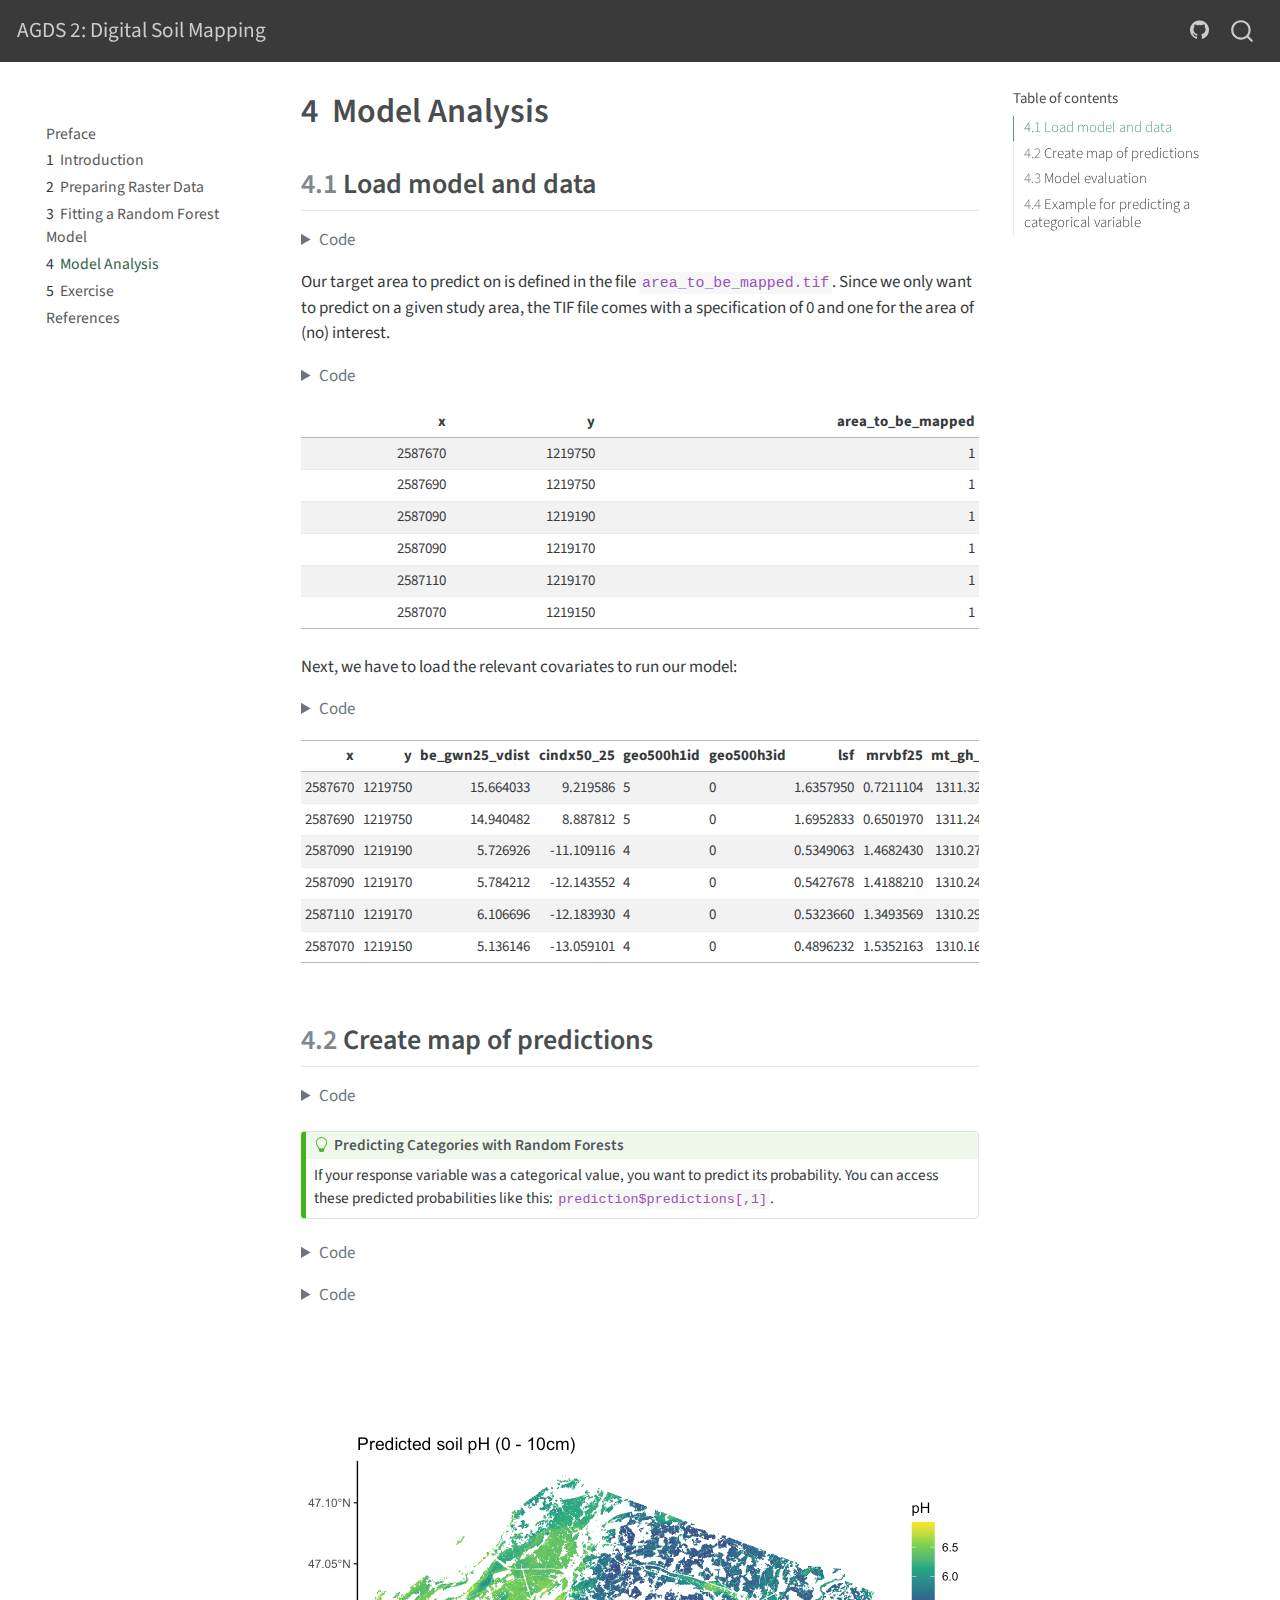
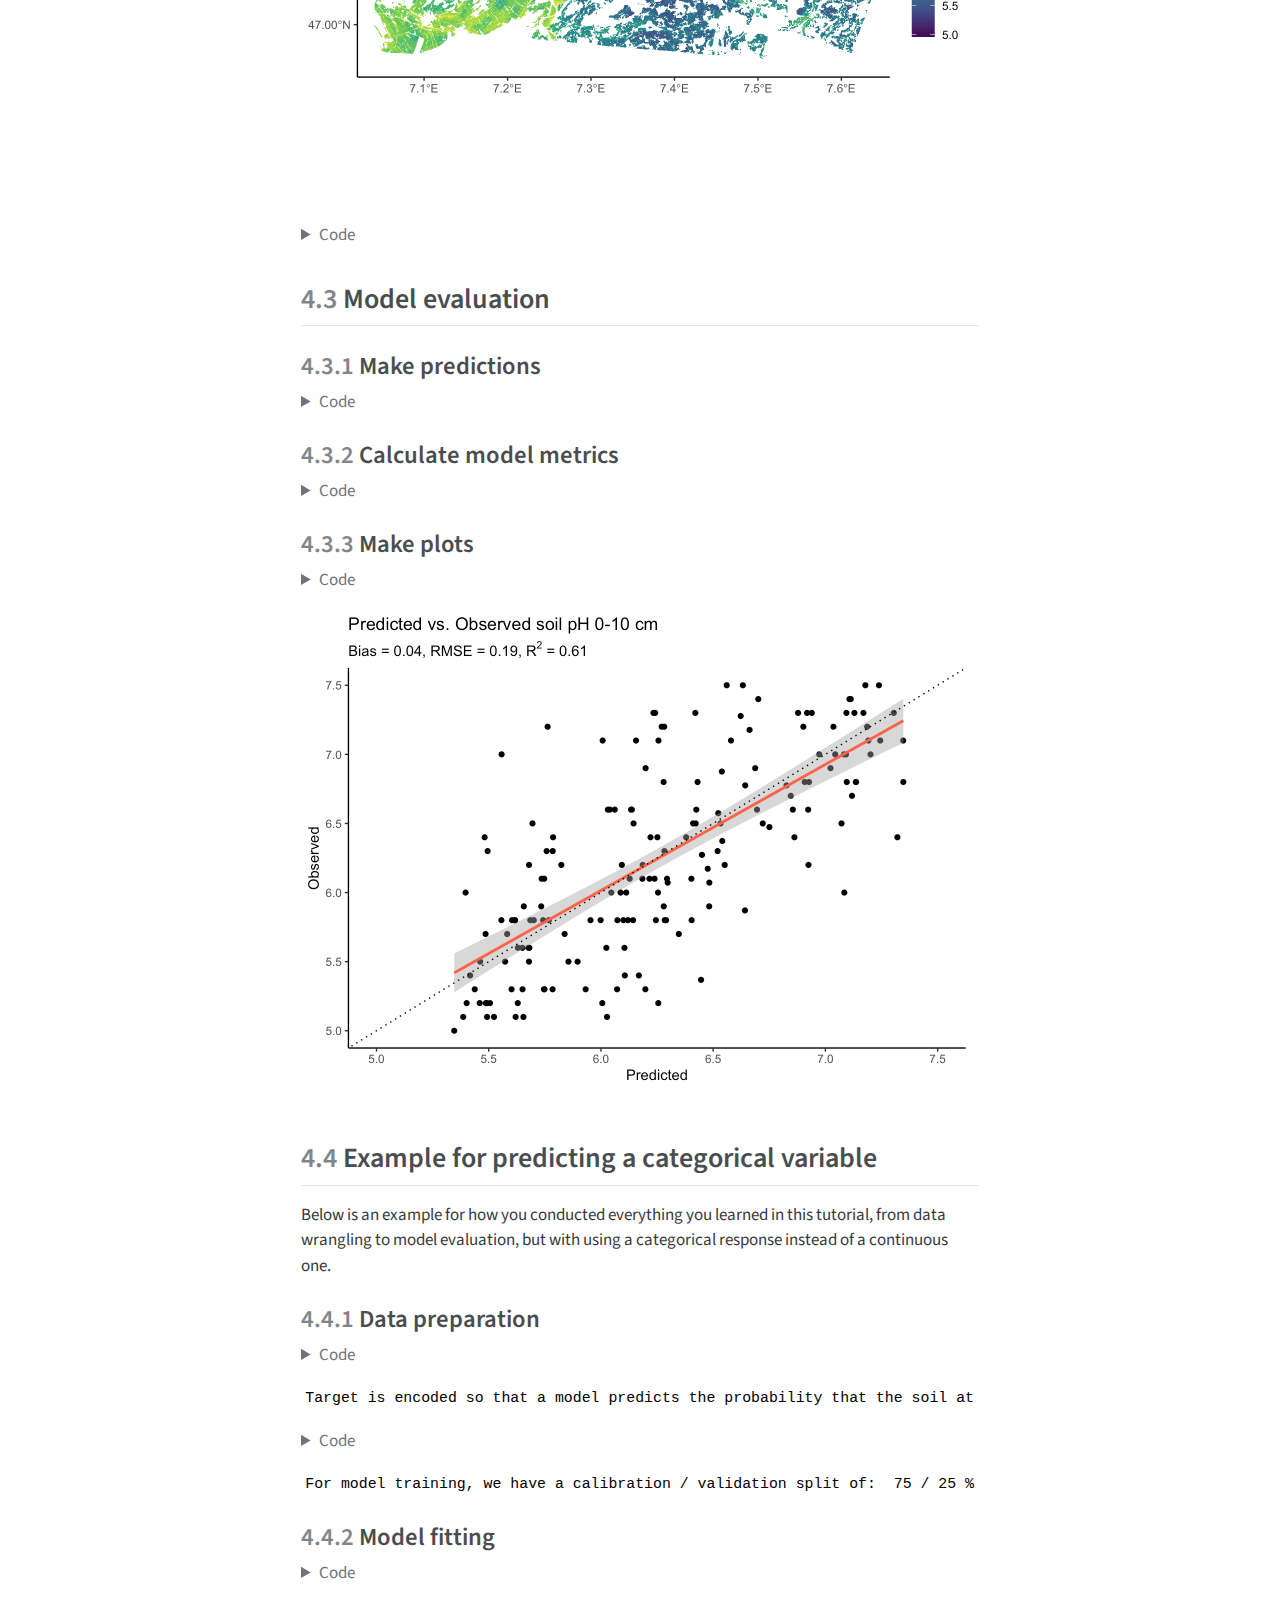
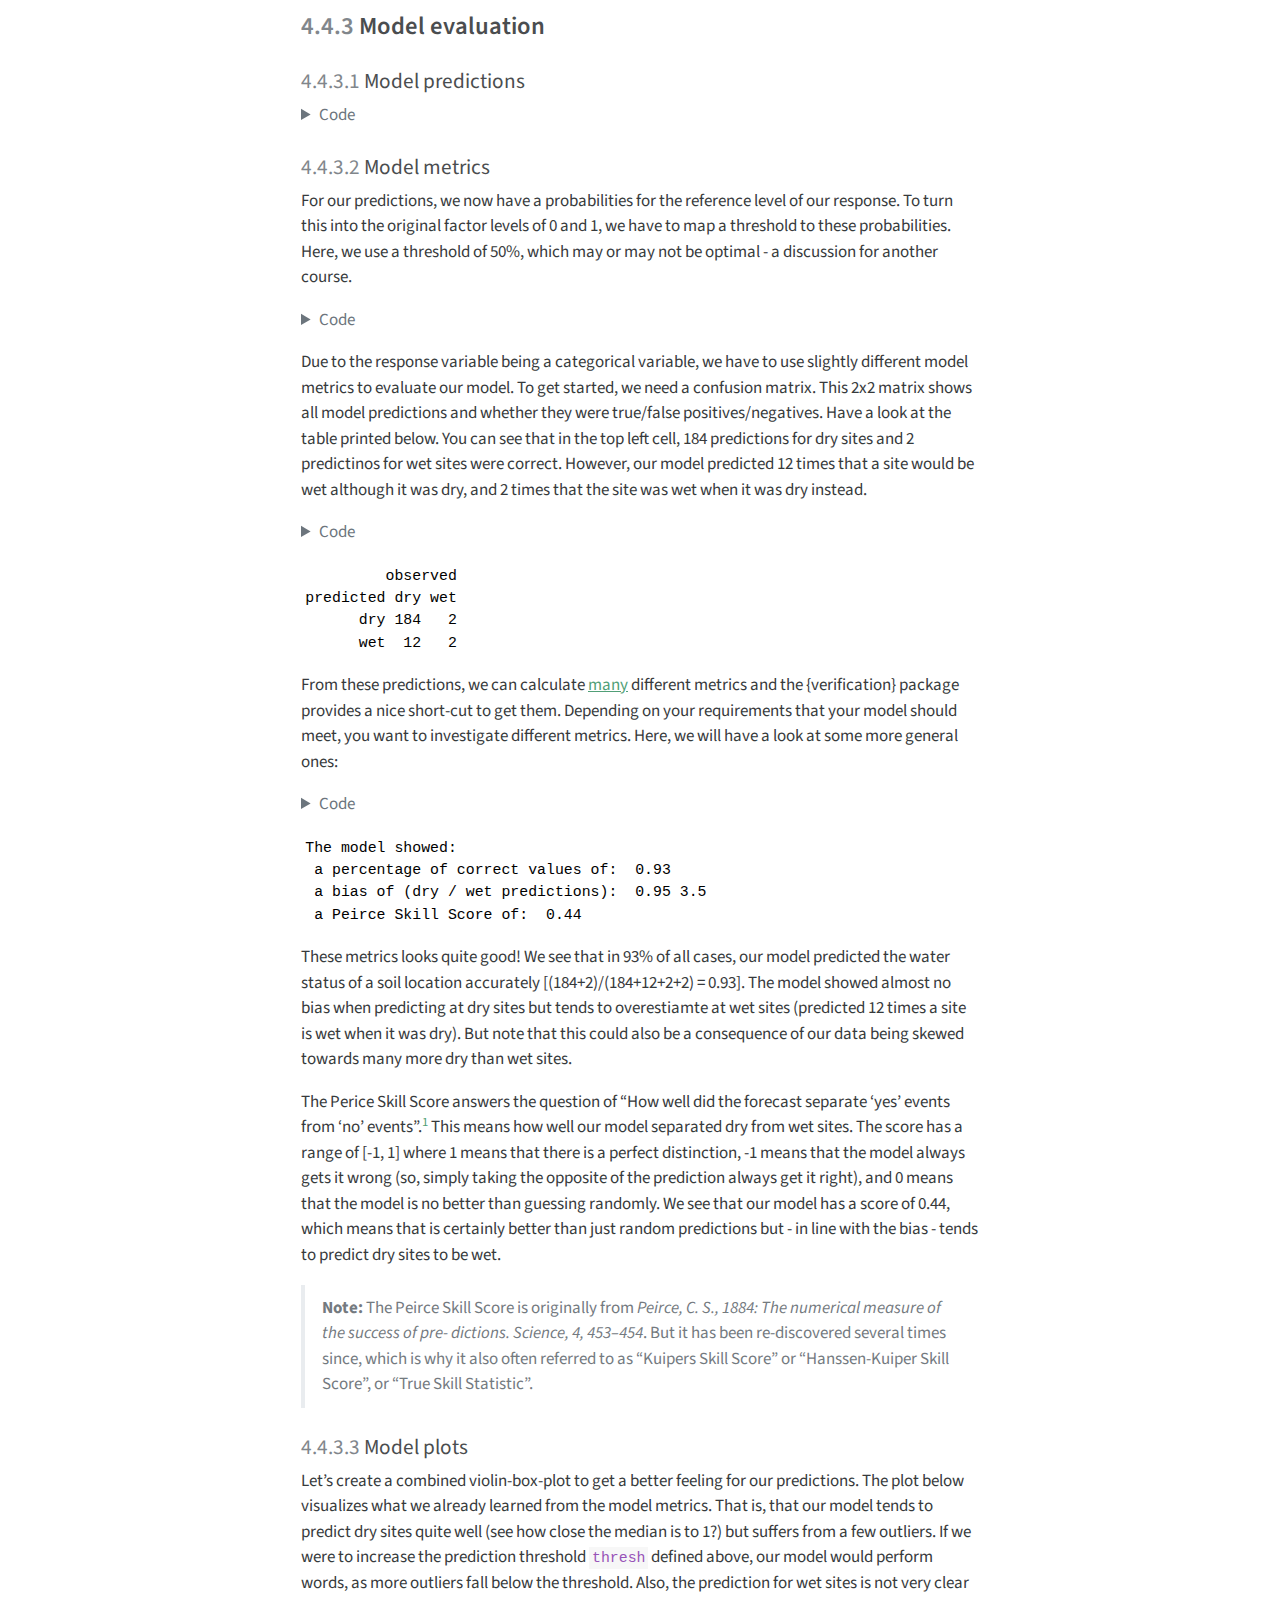
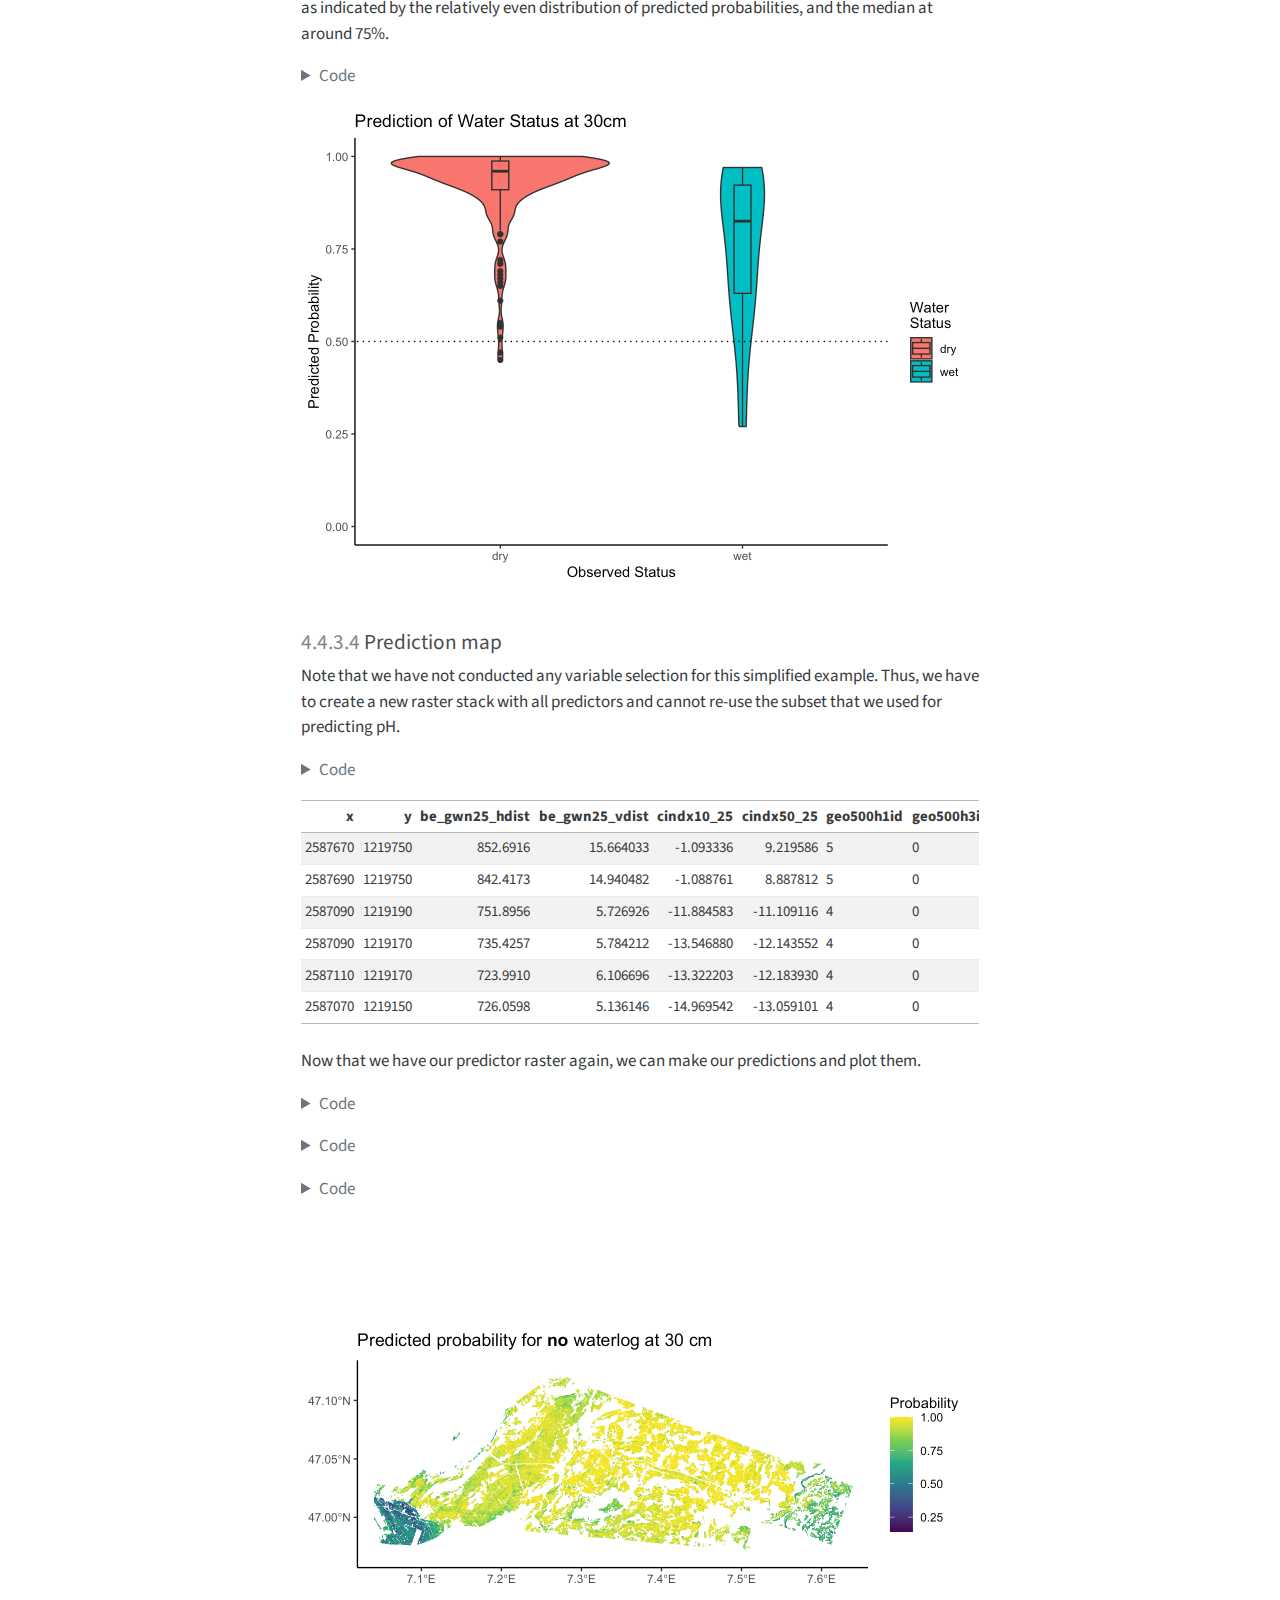
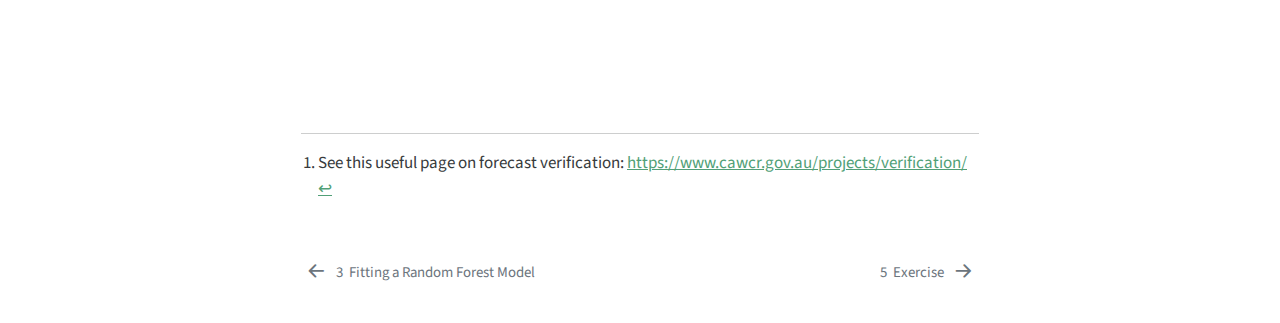
<file: 04-model_eval.html>
<!DOCTYPE html>
<html xmlns="http://www.w3.org/1999/xhtml" lang="en" xml:lang="en"><head>

<meta charset="utf-8">
<meta name="generator" content="quarto-1.3.433">

<meta name="viewport" content="width=device-width, initial-scale=1.0, user-scalable=yes">


<title>AGDS 2: Digital Soil Mapping - 4&nbsp; Model Analysis</title>
<style>
code{white-space: pre-wrap;}
span.smallcaps{font-variant: small-caps;}
div.columns{display: flex; gap: min(4vw, 1.5em);}
div.column{flex: auto; overflow-x: auto;}
div.hanging-indent{margin-left: 1.5em; text-indent: -1.5em;}
ul.task-list{list-style: none;}
ul.task-list li input[type="checkbox"] {
  width: 0.8em;
  margin: 0 0.8em 0.2em -1em; /* quarto-specific, see https://github.com/quarto-dev/quarto-cli/issues/4556 */ 
  vertical-align: middle;
}
/* CSS for syntax highlighting */
pre > code.sourceCode { white-space: pre; position: relative; }
pre > code.sourceCode > span { display: inline-block; line-height: 1.25; }
pre > code.sourceCode > span:empty { height: 1.2em; }
.sourceCode { overflow: visible; }
code.sourceCode > span { color: inherit; text-decoration: inherit; }
div.sourceCode { margin: 1em 0; }
pre.sourceCode { margin: 0; }
@media screen {
div.sourceCode { overflow: auto; }
}
@media print {
pre > code.sourceCode { white-space: pre-wrap; }
pre > code.sourceCode > span { text-indent: -5em; padding-left: 5em; }
}
pre.numberSource code
  { counter-reset: source-line 0; }
pre.numberSource code > span
  { position: relative; left: -4em; counter-increment: source-line; }
pre.numberSource code > span > a:first-child::before
  { content: counter(source-line);
    position: relative; left: -1em; text-align: right; vertical-align: baseline;
    border: none; display: inline-block;
    -webkit-touch-callout: none; -webkit-user-select: none;
    -khtml-user-select: none; -moz-user-select: none;
    -ms-user-select: none; user-select: none;
    padding: 0 4px; width: 4em;
  }
pre.numberSource { margin-left: 3em;  padding-left: 4px; }
div.sourceCode
  {   }
@media screen {
pre > code.sourceCode > span > a:first-child::before { text-decoration: underline; }
}
</style>


<script src="site_libs/quarto-nav/quarto-nav.js"></script>
<script src="site_libs/quarto-nav/headroom.min.js"></script>
<script src="site_libs/clipboard/clipboard.min.js"></script>
<script src="site_libs/quarto-search/autocomplete.umd.js"></script>
<script src="site_libs/quarto-search/fuse.min.js"></script>
<script src="site_libs/quarto-search/quarto-search.js"></script>
<meta name="quarto:offset" content="./">
<link href="./99-exercise.html" rel="next">
<link href="./03-model_fit.html" rel="prev">
<script src="site_libs/quarto-html/quarto.js"></script>
<script src="site_libs/quarto-html/popper.min.js"></script>
<script src="site_libs/quarto-html/tippy.umd.min.js"></script>
<script src="site_libs/quarto-html/anchor.min.js"></script>
<link href="site_libs/quarto-html/tippy.css" rel="stylesheet">
<link href="site_libs/quarto-html/quarto-syntax-highlighting.css" rel="stylesheet" id="quarto-text-highlighting-styles">
<script src="site_libs/bootstrap/bootstrap.min.js"></script>
<link href="site_libs/bootstrap/bootstrap-icons.css" rel="stylesheet">
<link href="site_libs/bootstrap/bootstrap.min.css" rel="stylesheet" id="quarto-bootstrap" data-mode="light">
<script id="quarto-search-options" type="application/json">{
  "location": "navbar",
  "copy-button": false,
  "collapse-after": 3,
  "panel-placement": "end",
  "type": "overlay",
  "limit": 20,
  "language": {
    "search-no-results-text": "No results",
    "search-matching-documents-text": "matching documents",
    "search-copy-link-title": "Copy link to search",
    "search-hide-matches-text": "Hide additional matches",
    "search-more-match-text": "more match in this document",
    "search-more-matches-text": "more matches in this document",
    "search-clear-button-title": "Clear",
    "search-detached-cancel-button-title": "Cancel",
    "search-submit-button-title": "Submit",
    "search-label": "Search"
  }
}</script>


</head>

<body class="nav-sidebar floating nav-fixed">

<div id="quarto-search-results"></div>
  <header id="quarto-header" class="headroom fixed-top">
    <nav class="navbar navbar-expand-lg navbar-dark ">
      <div class="navbar-container container-fluid">
      <div class="navbar-brand-container">
    <a class="navbar-brand" href="./index.html">
    <span class="navbar-title">AGDS 2: Digital Soil Mapping</span>
    </a>
  </div>
            <div id="quarto-search" class="" title="Search"></div>
          <button class="navbar-toggler" type="button" data-bs-toggle="collapse" data-bs-target="#navbarCollapse" aria-controls="navbarCollapse" aria-expanded="false" aria-label="Toggle navigation" onclick="if (window.quartoToggleHeadroom) { window.quartoToggleHeadroom(); }">
  <span class="navbar-toggler-icon"></span>
</button>
          <div class="collapse navbar-collapse" id="navbarCollapse">
            <ul class="navbar-nav navbar-nav-scroll ms-auto">
  <li class="nav-item compact">
    <a class="nav-link" href="https://github.com/padasch/digital_soil_mapping" rel="" target=""><i class="bi bi-github" role="img" aria-label="GitHub">
</i> 
 <span class="menu-text"></span></a>
  </li>  
</ul>
            <div class="quarto-navbar-tools">
</div>
          </div> <!-- /navcollapse -->
      </div> <!-- /container-fluid -->
    </nav>
  <nav class="quarto-secondary-nav">
    <div class="container-fluid d-flex">
      <button type="button" class="quarto-btn-toggle btn" data-bs-toggle="collapse" data-bs-target="#quarto-sidebar,#quarto-sidebar-glass" aria-controls="quarto-sidebar" aria-expanded="false" aria-label="Toggle sidebar navigation" onclick="if (window.quartoToggleHeadroom) { window.quartoToggleHeadroom(); }">
        <i class="bi bi-layout-text-sidebar-reverse"></i>
      </button>
      <nav class="quarto-page-breadcrumbs" aria-label="breadcrumb"><ol class="breadcrumb"><li class="breadcrumb-item"><a href="./04-model_eval.html"><span class="chapter-number">4</span>&nbsp; <span class="chapter-title">Model Analysis</span></a></li></ol></nav>
      <a class="flex-grow-1" role="button" data-bs-toggle="collapse" data-bs-target="#quarto-sidebar,#quarto-sidebar-glass" aria-controls="quarto-sidebar" aria-expanded="false" aria-label="Toggle sidebar navigation" onclick="if (window.quartoToggleHeadroom) { window.quartoToggleHeadroom(); }">      
      </a>
      <button type="button" class="btn quarto-search-button" aria-label="" onclick="window.quartoOpenSearch();">
        <i class="bi bi-search"></i>
      </button>
    </div>
  </nav>
</header>
<!-- content -->
<div id="quarto-content" class="quarto-container page-columns page-rows-contents page-layout-article page-navbar">
<!-- sidebar -->
  <nav id="quarto-sidebar" class="sidebar collapse collapse-horizontal sidebar-navigation floating overflow-auto">
        <div class="mt-2 flex-shrink-0 align-items-center">
        <div class="sidebar-search">
        <div id="quarto-search" class="" title="Search"></div>
        </div>
        </div>
    <div class="sidebar-menu-container"> 
    <ul class="list-unstyled mt-1">
        <li class="sidebar-item">
  <div class="sidebar-item-container"> 
  <a href="./index.html" class="sidebar-item-text sidebar-link">
 <span class="menu-text">Preface</span></a>
  </div>
</li>
        <li class="sidebar-item">
  <div class="sidebar-item-container"> 
  <a href="./01-introduction.html" class="sidebar-item-text sidebar-link">
 <span class="menu-text"><span class="chapter-number">1</span>&nbsp; <span class="chapter-title">Introduction</span></span></a>
  </div>
</li>
        <li class="sidebar-item">
  <div class="sidebar-item-container"> 
  <a href="./02-data_preparation.html" class="sidebar-item-text sidebar-link">
 <span class="menu-text"><span class="chapter-number">2</span>&nbsp; <span class="chapter-title">Preparing Raster Data</span></span></a>
  </div>
</li>
        <li class="sidebar-item">
  <div class="sidebar-item-container"> 
  <a href="./03-model_fit.html" class="sidebar-item-text sidebar-link">
 <span class="menu-text"><span class="chapter-number">3</span>&nbsp; <span class="chapter-title">Fitting a Random Forest Model</span></span></a>
  </div>
</li>
        <li class="sidebar-item">
  <div class="sidebar-item-container"> 
  <a href="./04-model_eval.html" class="sidebar-item-text sidebar-link active">
 <span class="menu-text"><span class="chapter-number">4</span>&nbsp; <span class="chapter-title">Model Analysis</span></span></a>
  </div>
</li>
        <li class="sidebar-item">
  <div class="sidebar-item-container"> 
  <a href="./99-exercise.html" class="sidebar-item-text sidebar-link">
 <span class="menu-text"><span class="chapter-number">5</span>&nbsp; <span class="chapter-title">Exercise</span></span></a>
  </div>
</li>
        <li class="sidebar-item">
  <div class="sidebar-item-container"> 
  <a href="./references.html" class="sidebar-item-text sidebar-link">
 <span class="menu-text">References</span></a>
  </div>
</li>
    </ul>
    </div>
</nav>
<div id="quarto-sidebar-glass" data-bs-toggle="collapse" data-bs-target="#quarto-sidebar,#quarto-sidebar-glass"></div>
<!-- margin-sidebar -->
    <div id="quarto-margin-sidebar" class="sidebar margin-sidebar">
        <nav id="TOC" role="doc-toc" class="toc-active">
    <h2 id="toc-title">Table of contents</h2>
   
  <ul>
  <li><a href="#load-model-and-data" id="toc-load-model-and-data" class="nav-link active" data-scroll-target="#load-model-and-data"><span class="header-section-number">4.1</span> Load model and data</a></li>
  <li><a href="#create-map-of-predictions" id="toc-create-map-of-predictions" class="nav-link" data-scroll-target="#create-map-of-predictions"><span class="header-section-number">4.2</span> Create map of predictions</a></li>
  <li><a href="#model-evaluation" id="toc-model-evaluation" class="nav-link" data-scroll-target="#model-evaluation"><span class="header-section-number">4.3</span> Model evaluation</a>
  <ul class="collapse">
  <li><a href="#make-predictions" id="toc-make-predictions" class="nav-link" data-scroll-target="#make-predictions"><span class="header-section-number">4.3.1</span> Make predictions</a></li>
  <li><a href="#calculate-model-metrics" id="toc-calculate-model-metrics" class="nav-link" data-scroll-target="#calculate-model-metrics"><span class="header-section-number">4.3.2</span> Calculate model metrics</a></li>
  <li><a href="#make-plots" id="toc-make-plots" class="nav-link" data-scroll-target="#make-plots"><span class="header-section-number">4.3.3</span> Make plots</a></li>
  </ul></li>
  <li><a href="#example-for-predicting-a-categorical-variable" id="toc-example-for-predicting-a-categorical-variable" class="nav-link" data-scroll-target="#example-for-predicting-a-categorical-variable"><span class="header-section-number">4.4</span> Example for predicting a categorical variable</a>
  <ul class="collapse">
  <li><a href="#data-preparation" id="toc-data-preparation" class="nav-link" data-scroll-target="#data-preparation"><span class="header-section-number">4.4.1</span> Data preparation</a></li>
  <li><a href="#model-fitting" id="toc-model-fitting" class="nav-link" data-scroll-target="#model-fitting"><span class="header-section-number">4.4.2</span> Model fitting</a></li>
  <li><a href="#model-evaluation-1" id="toc-model-evaluation-1" class="nav-link" data-scroll-target="#model-evaluation-1"><span class="header-section-number">4.4.3</span> Model evaluation</a></li>
  </ul></li>
  </ul>
</nav>
    </div>
<!-- main -->
<main class="content" id="quarto-document-content">

<header id="title-block-header" class="quarto-title-block default">
<div class="quarto-title">
<h1 class="title"><span id="sec-modelanalysis" class="quarto-section-identifier"><span class="chapter-number">4</span>&nbsp; <span class="chapter-title">Model Analysis</span></span></h1>
</div>



<div class="quarto-title-meta">

    
  
    
  </div>
  

</header>

<section id="load-model-and-data" class="level2" data-number="4.1">
<h2 data-number="4.1" class="anchored" data-anchor-id="load-model-and-data"><span class="header-section-number">4.1</span> Load model and data</h2>
<div class="cell">
<details>
<summary>Code</summary>
<div class="sourceCode cell-code" id="cb1"><pre class="sourceCode r code-with-copy"><code class="sourceCode r"><span id="cb1-1"><a href="#cb1-1" aria-hidden="true" tabindex="-1"></a><span class="co"># Load best random forest model</span></span>
<span id="cb1-2"><a href="#cb1-2" aria-hidden="true" tabindex="-1"></a>rf <span class="ot">&lt;-</span> <span class="fu">readRDS</span>(here<span class="sc">::</span><span class="fu">here</span>(<span class="st">"data/rf_for_pH0-10.rds"</span>))</span>
<span id="cb1-3"><a href="#cb1-3" aria-hidden="true" tabindex="-1"></a>data_cal <span class="ot">&lt;-</span> <span class="fu">readRDS</span>(here<span class="sc">::</span><span class="fu">here</span>(<span class="st">"data/cal_for_ph0-10.rds"</span>))</span>
<span id="cb1-4"><a href="#cb1-4" aria-hidden="true" tabindex="-1"></a>data_val <span class="ot">&lt;-</span> <span class="fu">readRDS</span>(here<span class="sc">::</span><span class="fu">here</span>(<span class="st">"data/val_for_ph0-10.rds"</span>))</span></code><button title="Copy to Clipboard" class="code-copy-button"><i class="bi"></i></button></pre></div>
</details>
</div>
<p>Our target area to predict on is defined in the file <code>area_to_be_mapped.tif</code>. Since we only want to predict on a given study area, the TIF file comes with a specification of 0 and one for the area of (no) interest.</p>
<div class="cell">
<details>
<summary>Code</summary>
<div class="sourceCode cell-code" id="cb2"><pre class="sourceCode r code-with-copy"><code class="sourceCode r"><span id="cb2-1"><a href="#cb2-1" aria-hidden="true" tabindex="-1"></a><span class="co"># Load area to be predicted</span></span>
<span id="cb2-2"><a href="#cb2-2" aria-hidden="true" tabindex="-1"></a>target_raster <span class="ot">&lt;-</span> terra<span class="sc">::</span><span class="fu">rast</span>(here<span class="sc">::</span><span class="fu">here</span>(<span class="st">"data-raw/geodata/study_area/area_to_be_mapped.tif"</span>))</span>
<span id="cb2-3"><a href="#cb2-3" aria-hidden="true" tabindex="-1"></a></span>
<span id="cb2-4"><a href="#cb2-4" aria-hidden="true" tabindex="-1"></a><span class="co"># Turn target raster into a dataframe, 1 px = 1 cell</span></span>
<span id="cb2-5"><a href="#cb2-5" aria-hidden="true" tabindex="-1"></a>target_df <span class="ot">&lt;-</span> <span class="fu">as.data.frame</span>(target_raster, <span class="at">xy =</span> <span class="cn">TRUE</span>)</span>
<span id="cb2-6"><a href="#cb2-6" aria-hidden="true" tabindex="-1"></a></span>
<span id="cb2-7"><a href="#cb2-7" aria-hidden="true" tabindex="-1"></a><span class="co"># Filter only for area of interest</span></span>
<span id="cb2-8"><a href="#cb2-8" aria-hidden="true" tabindex="-1"></a>target_df <span class="ot">&lt;-</span> target_df <span class="sc">|&gt;</span> dplyr<span class="sc">::</span><span class="fu">filter</span>(area_to_be_mapped <span class="sc">==</span> <span class="dv">1</span>)</span>
<span id="cb2-9"><a href="#cb2-9" aria-hidden="true" tabindex="-1"></a></span>
<span id="cb2-10"><a href="#cb2-10" aria-hidden="true" tabindex="-1"></a><span class="co"># Display df</span></span>
<span id="cb2-11"><a href="#cb2-11" aria-hidden="true" tabindex="-1"></a><span class="fu">head</span>(target_df) <span class="sc">|&gt;</span> knitr<span class="sc">::</span><span class="fu">kable</span>()</span></code><button title="Copy to Clipboard" class="code-copy-button"><i class="bi"></i></button></pre></div>
</details>
<div class="cell-output-display">
<table class="table table-sm table-striped small">
<thead>
<tr class="header">
<th style="text-align: right;">x</th>
<th style="text-align: right;">y</th>
<th style="text-align: right;">area_to_be_mapped</th>
</tr>
</thead>
<tbody>
<tr class="odd">
<td style="text-align: right;">2587670</td>
<td style="text-align: right;">1219750</td>
<td style="text-align: right;">1</td>
</tr>
<tr class="even">
<td style="text-align: right;">2587690</td>
<td style="text-align: right;">1219750</td>
<td style="text-align: right;">1</td>
</tr>
<tr class="odd">
<td style="text-align: right;">2587090</td>
<td style="text-align: right;">1219190</td>
<td style="text-align: right;">1</td>
</tr>
<tr class="even">
<td style="text-align: right;">2587090</td>
<td style="text-align: right;">1219170</td>
<td style="text-align: right;">1</td>
</tr>
<tr class="odd">
<td style="text-align: right;">2587110</td>
<td style="text-align: right;">1219170</td>
<td style="text-align: right;">1</td>
</tr>
<tr class="even">
<td style="text-align: right;">2587070</td>
<td style="text-align: right;">1219150</td>
<td style="text-align: right;">1</td>
</tr>
</tbody>
</table>
</div>
</div>
<p>Next, we have to load the relevant covariates to run our model:</p>
<div class="cell">
<details>
<summary>Code</summary>
<div class="sourceCode cell-code" id="cb3"><pre class="sourceCode r code-with-copy"><code class="sourceCode r"><span id="cb3-1"><a href="#cb3-1" aria-hidden="true" tabindex="-1"></a><span class="co"># Get a list of all covariate file names</span></span>
<span id="cb3-2"><a href="#cb3-2" aria-hidden="true" tabindex="-1"></a>covariate_files <span class="ot">&lt;-</span> </span>
<span id="cb3-3"><a href="#cb3-3" aria-hidden="true" tabindex="-1"></a>  <span class="fu">list.files</span>(<span class="at">path =</span> here<span class="sc">::</span><span class="fu">here</span>(<span class="st">"data-raw/geodata/covariates/"</span>), </span>
<span id="cb3-4"><a href="#cb3-4" aria-hidden="true" tabindex="-1"></a>             <span class="at">pattern =</span> <span class="st">".tif$"</span>,</span>
<span id="cb3-5"><a href="#cb3-5" aria-hidden="true" tabindex="-1"></a>             <span class="at">recursive =</span> <span class="cn">TRUE</span>, </span>
<span id="cb3-6"><a href="#cb3-6" aria-hidden="true" tabindex="-1"></a>             <span class="at">full.names =</span> <span class="cn">TRUE</span></span>
<span id="cb3-7"><a href="#cb3-7" aria-hidden="true" tabindex="-1"></a>             )</span>
<span id="cb3-8"><a href="#cb3-8" aria-hidden="true" tabindex="-1"></a></span>
<span id="cb3-9"><a href="#cb3-9" aria-hidden="true" tabindex="-1"></a><span class="co"># Filter that list only for the variables used in the RF</span></span>
<span id="cb3-10"><a href="#cb3-10" aria-hidden="true" tabindex="-1"></a>used_cov <span class="ot">&lt;-</span> <span class="fu">names</span>(rf<span class="sc">$</span>variable.importance)</span>
<span id="cb3-11"><a href="#cb3-11" aria-hidden="true" tabindex="-1"></a>cov_to_load <span class="ot">&lt;-</span> <span class="fu">c</span>()</span>
<span id="cb3-12"><a href="#cb3-12" aria-hidden="true" tabindex="-1"></a></span>
<span id="cb3-13"><a href="#cb3-13" aria-hidden="true" tabindex="-1"></a><span class="cf">for</span> (i_var <span class="cf">in</span> used_cov) {</span>
<span id="cb3-14"><a href="#cb3-14" aria-hidden="true" tabindex="-1"></a>  i <span class="ot">&lt;-</span> covariate_files[stringr<span class="sc">::</span><span class="fu">str_detect</span>(covariate_files, </span>
<span id="cb3-15"><a href="#cb3-15" aria-hidden="true" tabindex="-1"></a>                                           <span class="fu">paste0</span>(<span class="st">"/"</span>, i_var, <span class="st">".tif"</span>))]</span>
<span id="cb3-16"><a href="#cb3-16" aria-hidden="true" tabindex="-1"></a>  cov_to_load <span class="ot">&lt;-</span> <span class="fu">append</span>(cov_to_load, i)</span>
<span id="cb3-17"><a href="#cb3-17" aria-hidden="true" tabindex="-1"></a>  </span>
<span id="cb3-18"><a href="#cb3-18" aria-hidden="true" tabindex="-1"></a>  <span class="co"># cat("\nfor var ", i_var, " load file: ", i)</span></span>
<span id="cb3-19"><a href="#cb3-19" aria-hidden="true" tabindex="-1"></a>}</span>
<span id="cb3-20"><a href="#cb3-20" aria-hidden="true" tabindex="-1"></a></span>
<span id="cb3-21"><a href="#cb3-21" aria-hidden="true" tabindex="-1"></a><span class="co"># Load all rasters as a stack</span></span>
<span id="cb3-22"><a href="#cb3-22" aria-hidden="true" tabindex="-1"></a>cov_raster <span class="ot">&lt;-</span> terra<span class="sc">::</span><span class="fu">rast</span>(cov_to_load)</span>
<span id="cb3-23"><a href="#cb3-23" aria-hidden="true" tabindex="-1"></a></span>
<span id="cb3-24"><a href="#cb3-24" aria-hidden="true" tabindex="-1"></a><span class="co"># Get coordinates for which we want data</span></span>
<span id="cb3-25"><a href="#cb3-25" aria-hidden="true" tabindex="-1"></a>sampling_xy <span class="ot">&lt;-</span> target_df <span class="sc">|&gt;</span> dplyr<span class="sc">::</span><span class="fu">select</span>(x, y)</span>
<span id="cb3-26"><a href="#cb3-26" aria-hidden="true" tabindex="-1"></a></span>
<span id="cb3-27"><a href="#cb3-27" aria-hidden="true" tabindex="-1"></a><span class="co"># Extract data from covariate raster stack</span></span>
<span id="cb3-28"><a href="#cb3-28" aria-hidden="true" tabindex="-1"></a>cov_df <span class="ot">&lt;-</span></span>
<span id="cb3-29"><a href="#cb3-29" aria-hidden="true" tabindex="-1"></a>  terra<span class="sc">::</span><span class="fu">extract</span>(cov_raster,  <span class="co"># The raster we want to extract from</span></span>
<span id="cb3-30"><a href="#cb3-30" aria-hidden="true" tabindex="-1"></a>                 sampling_xy,  <span class="co"># A matrix of x and y values to extract for</span></span>
<span id="cb3-31"><a href="#cb3-31" aria-hidden="true" tabindex="-1"></a>                 <span class="at">ID =</span> <span class="cn">FALSE</span>    <span class="co"># To not add a default ID column to the output</span></span>
<span id="cb3-32"><a href="#cb3-32" aria-hidden="true" tabindex="-1"></a>                 )</span>
<span id="cb3-33"><a href="#cb3-33" aria-hidden="true" tabindex="-1"></a></span>
<span id="cb3-34"><a href="#cb3-34" aria-hidden="true" tabindex="-1"></a>cov_df <span class="ot">&lt;-</span> <span class="fu">cbind</span>(sampling_xy, cov_df)</span>
<span id="cb3-35"><a href="#cb3-35" aria-hidden="true" tabindex="-1"></a></span>
<span id="cb3-36"><a href="#cb3-36" aria-hidden="true" tabindex="-1"></a><span class="co"># Add rotated coordinates as when preparing training data:</span></span>
<span id="cb3-37"><a href="#cb3-37" aria-hidden="true" tabindex="-1"></a>cov_df <span class="ot">&lt;-</span> </span>
<span id="cb3-38"><a href="#cb3-38" aria-hidden="true" tabindex="-1"></a>  cov_df <span class="sc">|&gt;</span> </span>
<span id="cb3-39"><a href="#cb3-39" aria-hidden="true" tabindex="-1"></a>    dplyr<span class="sc">::</span><span class="fu">mutate</span>(</span>
<span id="cb3-40"><a href="#cb3-40" aria-hidden="true" tabindex="-1"></a>      <span class="at">x30 =</span> x<span class="sc">*</span><span class="fu">cos</span>(<span class="dv">30</span><span class="sc">/</span><span class="dv">180</span><span class="sc">*</span>pi) <span class="sc">-</span> y<span class="sc">*</span><span class="fu">sin</span>(<span class="dv">30</span><span class="sc">/</span><span class="dv">180</span><span class="sc">*</span>pi),</span>
<span id="cb3-41"><a href="#cb3-41" aria-hidden="true" tabindex="-1"></a>      <span class="at">y30 =</span> x<span class="sc">*</span><span class="fu">sin</span>(<span class="dv">30</span><span class="sc">/</span><span class="dv">180</span><span class="sc">*</span>pi) <span class="sc">+</span> y<span class="sc">*</span><span class="fu">cos</span>(<span class="dv">30</span><span class="sc">/</span><span class="dv">180</span><span class="sc">*</span>pi),</span>
<span id="cb3-42"><a href="#cb3-42" aria-hidden="true" tabindex="-1"></a>      <span class="at">x60 =</span> x<span class="sc">*</span><span class="fu">cos</span>(<span class="dv">60</span><span class="sc">/</span><span class="dv">180</span><span class="sc">*</span>pi) <span class="sc">-</span> y<span class="sc">*</span><span class="fu">sin</span>(<span class="dv">60</span><span class="sc">/</span><span class="dv">180</span><span class="sc">*</span>pi),</span>
<span id="cb3-43"><a href="#cb3-43" aria-hidden="true" tabindex="-1"></a>      <span class="at">y60 =</span> x<span class="sc">*</span><span class="fu">sin</span>(<span class="dv">60</span><span class="sc">/</span><span class="dv">180</span><span class="sc">*</span>pi) <span class="sc">+</span> y<span class="sc">*</span><span class="fu">cos</span>(<span class="dv">60</span><span class="sc">/</span><span class="dv">180</span><span class="sc">*</span>pi)</span>
<span id="cb3-44"><a href="#cb3-44" aria-hidden="true" tabindex="-1"></a>    )</span>
<span id="cb3-45"><a href="#cb3-45" aria-hidden="true" tabindex="-1"></a></span>
<span id="cb3-46"><a href="#cb3-46" aria-hidden="true" tabindex="-1"></a><span class="co"># Attaching reference timeset levels from prepared dataset</span></span>
<span id="cb3-47"><a href="#cb3-47" aria-hidden="true" tabindex="-1"></a>bern_cov <span class="ot">&lt;-</span> <span class="fu">readRDS</span>(here<span class="sc">::</span><span class="fu">here</span>(<span class="st">"data/bern_sampling_locations_with_covariates.rds"</span>))</span>
<span id="cb3-48"><a href="#cb3-48" aria-hidden="true" tabindex="-1"></a></span>
<span id="cb3-49"><a href="#cb3-49" aria-hidden="true" tabindex="-1"></a>cov_df<span class="sc">$</span>timeset <span class="ot">&lt;-</span> <span class="st">"d1979_2010"</span></span>
<span id="cb3-50"><a href="#cb3-50" aria-hidden="true" tabindex="-1"></a><span class="fu">levels</span>(cov_df<span class="sc">$</span>timeset) <span class="ot">&lt;-</span> <span class="fu">c</span>(<span class="fu">unique</span>(bern_cov<span class="sc">$</span>timeset))</span>
<span id="cb3-51"><a href="#cb3-51" aria-hidden="true" tabindex="-1"></a></span>
<span id="cb3-52"><a href="#cb3-52" aria-hidden="true" tabindex="-1"></a><span class="co"># Define numerically encoded categorical variables </span></span>
<span id="cb3-53"><a href="#cb3-53" aria-hidden="true" tabindex="-1"></a>cat_vars <span class="ot">&lt;-</span> </span>
<span id="cb3-54"><a href="#cb3-54" aria-hidden="true" tabindex="-1"></a>  cov_df <span class="sc">|&gt;</span> </span>
<span id="cb3-55"><a href="#cb3-55" aria-hidden="true" tabindex="-1"></a>  <span class="co"># Get number of distinct values per variable</span></span>
<span id="cb3-56"><a href="#cb3-56" aria-hidden="true" tabindex="-1"></a>  dplyr<span class="sc">::</span><span class="fu">summarise</span>(dplyr<span class="sc">::</span><span class="fu">across</span>(dplyr<span class="sc">::</span><span class="fu">everything</span>(), <span class="sc">~</span> dplyr<span class="sc">::</span><span class="fu">n_distinct</span>(.))) <span class="sc">|&gt;</span> </span>
<span id="cb3-57"><a href="#cb3-57" aria-hidden="true" tabindex="-1"></a>  <span class="co"># Turn df into long format for easy filtering</span></span>
<span id="cb3-58"><a href="#cb3-58" aria-hidden="true" tabindex="-1"></a>  tidyr<span class="sc">::</span><span class="fu">pivot_longer</span>(dplyr<span class="sc">::</span><span class="fu">everything</span>(), </span>
<span id="cb3-59"><a href="#cb3-59" aria-hidden="true" tabindex="-1"></a>                      <span class="at">names_to =</span> <span class="st">"variable"</span>, </span>
<span id="cb3-60"><a href="#cb3-60" aria-hidden="true" tabindex="-1"></a>                      <span class="at">values_to =</span> <span class="st">"n"</span>) <span class="sc">|&gt;</span> </span>
<span id="cb3-61"><a href="#cb3-61" aria-hidden="true" tabindex="-1"></a>  <span class="co"># Filter out variables with 10 or less distinct values</span></span>
<span id="cb3-62"><a href="#cb3-62" aria-hidden="true" tabindex="-1"></a>  dplyr<span class="sc">::</span><span class="fu">filter</span>(n <span class="sc">&lt;=</span> <span class="dv">10</span>) <span class="sc">|&gt;</span></span>
<span id="cb3-63"><a href="#cb3-63" aria-hidden="true" tabindex="-1"></a>  <span class="co"># Extract the names of these variables</span></span>
<span id="cb3-64"><a href="#cb3-64" aria-hidden="true" tabindex="-1"></a>  dplyr<span class="sc">::</span><span class="fu">pull</span>(<span class="st">'variable'</span>)</span>
<span id="cb3-65"><a href="#cb3-65" aria-hidden="true" tabindex="-1"></a></span>
<span id="cb3-66"><a href="#cb3-66" aria-hidden="true" tabindex="-1"></a>cov_df <span class="ot">&lt;-</span> </span>
<span id="cb3-67"><a href="#cb3-67" aria-hidden="true" tabindex="-1"></a>  cov_df <span class="sc">|&gt;</span> </span>
<span id="cb3-68"><a href="#cb3-68" aria-hidden="true" tabindex="-1"></a>  dplyr<span class="sc">::</span><span class="fu">mutate</span>(dplyr<span class="sc">::</span><span class="fu">across</span>(cat_vars, <span class="sc">~</span> <span class="fu">as.factor</span>(.)))</span>
<span id="cb3-69"><a href="#cb3-69" aria-hidden="true" tabindex="-1"></a></span>
<span id="cb3-70"><a href="#cb3-70" aria-hidden="true" tabindex="-1"></a><span class="co"># Reduce dataframe to hold only rows without any NA values</span></span>
<span id="cb3-71"><a href="#cb3-71" aria-hidden="true" tabindex="-1"></a>cov_df <span class="ot">&lt;-</span> </span>
<span id="cb3-72"><a href="#cb3-72" aria-hidden="true" tabindex="-1"></a>  cov_df <span class="sc">|&gt;</span> </span>
<span id="cb3-73"><a href="#cb3-73" aria-hidden="true" tabindex="-1"></a>  tidyr<span class="sc">::</span><span class="fu">drop_na</span>()</span>
<span id="cb3-74"><a href="#cb3-74" aria-hidden="true" tabindex="-1"></a></span>
<span id="cb3-75"><a href="#cb3-75" aria-hidden="true" tabindex="-1"></a><span class="co"># Display final dataframe</span></span>
<span id="cb3-76"><a href="#cb3-76" aria-hidden="true" tabindex="-1"></a><span class="fu">head</span>(cov_df) <span class="sc">|&gt;</span> knitr<span class="sc">::</span><span class="fu">kable</span>()</span></code><button title="Copy to Clipboard" class="code-copy-button"><i class="bi"></i></button></pre></div>
</details>
<div class="cell-output-display">
<table class="table table-sm table-striped small">
<colgroup>
<col style="width: 1%">
<col style="width: 1%">
<col style="width: 2%">
<col style="width: 1%">
<col style="width: 1%">
<col style="width: 1%">
<col style="width: 1%">
<col style="width: 1%">
<col style="width: 1%">
<col style="width: 1%">
<col style="width: 1%">
<col style="width: 1%">
<col style="width: 1%">
<col style="width: 1%">
<col style="width: 1%">
<col style="width: 1%">
<col style="width: 2%">
<col style="width: 1%">
<col style="width: 2%">
<col style="width: 1%">
<col style="width: 2%">
<col style="width: 2%">
<col style="width: 1%">
<col style="width: 3%">
<col style="width: 2%">
<col style="width: 2%">
<col style="width: 2%">
<col style="width: 3%">
<col style="width: 2%">
<col style="width: 2%">
<col style="width: 1%">
<col style="width: 1%">
<col style="width: 1%">
<col style="width: 2%">
<col style="width: 2%">
<col style="width: 1%">
<col style="width: 2%">
<col style="width: 1%">
<col style="width: 2%">
<col style="width: 2%">
<col style="width: 2%">
<col style="width: 2%">
<col style="width: 1%">
<col style="width: 1%">
<col style="width: 1%">
<col style="width: 1%">
<col style="width: 1%">
<col style="width: 1%">
<col style="width: 1%">
<col style="width: 1%">
<col style="width: 1%">
<col style="width: 0%">
<col style="width: 1%">
<col style="width: 1%">
<col style="width: 1%">
<col style="width: 1%">
<col style="width: 1%">
</colgroup>
<thead>
<tr class="header">
<th style="text-align: right;">x</th>
<th style="text-align: right;">y</th>
<th style="text-align: right;">be_gwn25_vdist</th>
<th style="text-align: right;">cindx50_25</th>
<th style="text-align: left;">geo500h1id</th>
<th style="text-align: left;">geo500h3id</th>
<th style="text-align: right;">lsf</th>
<th style="text-align: right;">mrvbf25</th>
<th style="text-align: right;">mt_gh_y</th>
<th style="text-align: right;">mt_rr_y</th>
<th style="text-align: right;">mt_td_y</th>
<th style="text-align: right;">mt_tt_y</th>
<th style="text-align: right;">mt_ttvar</th>
<th style="text-align: right;">NegO</th>
<th style="text-align: right;">PosO</th>
<th style="text-align: right;">protindx</th>
<th style="text-align: right;">Se_alti2m_std_50c</th>
<th style="text-align: right;">Se_curv25m</th>
<th style="text-align: right;">Se_curv2m_fmean_50c</th>
<th style="text-align: right;">Se_curv2m_s60</th>
<th style="text-align: right;">Se_curv2m_std_50c</th>
<th style="text-align: right;">Se_curv2m_std_5c</th>
<th style="text-align: right;">Se_curv50m</th>
<th style="text-align: right;">Se_curvplan2m_std_50c</th>
<th style="text-align: right;">Se_curvplan2m_std_5c</th>
<th style="text-align: right;">Se_curvprof25m</th>
<th style="text-align: right;">Se_curvprof2m_s7</th>
<th style="text-align: right;">Se_curvprof2m_std_50c</th>
<th style="text-align: right;">Se_curvprof2m_std_5c</th>
<th style="text-align: right;">Se_curvprof50m</th>
<th style="text-align: right;">Se_diss2m_50c</th>
<th style="text-align: right;">Se_diss2m_5c</th>
<th style="text-align: right;">Se_MRVBF2m</th>
<th style="text-align: right;">Se_n_aspect2m_50c</th>
<th style="text-align: right;">Se_n_aspect2m_5c</th>
<th style="text-align: right;">Se_n_aspect2m</th>
<th style="text-align: right;">Se_n_aspect50m</th>
<th style="text-align: right;">Se_PO2m_r500</th>
<th style="text-align: right;">Se_rough2m_10c</th>
<th style="text-align: right;">Se_slope2m_fmean_50c</th>
<th style="text-align: right;">Se_slope2m_s60</th>
<th style="text-align: right;">Se_slope2m_std_5c</th>
<th style="text-align: right;">Se_slope50m</th>
<th style="text-align: right;">Se_tpi_2m_50c</th>
<th style="text-align: right;">Se_TWI2m_s15</th>
<th style="text-align: right;">Se_TWI2m_s60</th>
<th style="text-align: right;">Se_TWI2m</th>
<th style="text-align: right;">terrTextur</th>
<th style="text-align: right;">tsc25_18</th>
<th style="text-align: right;">tsc25_40</th>
<th style="text-align: right;">vdcn25</th>
<th style="text-align: left;">vszone</th>
<th style="text-align: right;">x30</th>
<th style="text-align: right;">y30</th>
<th style="text-align: right;">x60</th>
<th style="text-align: right;">y60</th>
<th style="text-align: left;">timeset</th>
</tr>
</thead>
<tbody>
<tr class="odd">
<td style="text-align: right;">2587670</td>
<td style="text-align: right;">1219750</td>
<td style="text-align: right;">15.664033</td>
<td style="text-align: right;">9.219586</td>
<td style="text-align: left;">5</td>
<td style="text-align: left;">0</td>
<td style="text-align: right;">1.6357950</td>
<td style="text-align: right;">0.7211104</td>
<td style="text-align: right;">1311.320</td>
<td style="text-align: right;">10791.72</td>
<td style="text-align: right;">57</td>
<td style="text-align: right;">94</td>
<td style="text-align: right;">183</td>
<td style="text-align: right;">1.526693</td>
<td style="text-align: right;">1.475333</td>
<td style="text-align: right;">0.0650055</td>
<td style="text-align: right;">4.784680</td>
<td style="text-align: right;">-0.1573657</td>
<td style="text-align: right;">0.0024712</td>
<td style="text-align: right;">-0.0401642</td>
<td style="text-align: right;">5.627444</td>
<td style="text-align: right;">8.208909</td>
<td style="text-align: right;">-0.0951815</td>
<td style="text-align: right;">2.520638</td>
<td style="text-align: right;">3.900391</td>
<td style="text-align: right;">0.1039651</td>
<td style="text-align: right;">-1.1700106</td>
<td style="text-align: right;">4.067357</td>
<td style="text-align: right;">5.008852</td>
<td style="text-align: right;">0.0409964</td>
<td style="text-align: right;">0.3920868</td>
<td style="text-align: right;">0.7319978</td>
<td style="text-align: right;">0.2460670</td>
<td style="text-align: right;">0.9587829</td>
<td style="text-align: right;">0.9984013</td>
<td style="text-align: right;">0.9855098</td>
<td style="text-align: right;">0.9959861</td>
<td style="text-align: right;">1.499916</td>
<td style="text-align: right;">1.2614983</td>
<td style="text-align: right;">5.379811</td>
<td style="text-align: right;">6.507652</td>
<td style="text-align: right;">4.4604211</td>
<td style="text-align: right;">5.657930</td>
<td style="text-align: right;">-0.1146867</td>
<td style="text-align: right;">0.0196044</td>
<td style="text-align: right;">0.0193961</td>
<td style="text-align: right;">0.0094032</td>
<td style="text-align: right;">0.4892213</td>
<td style="text-align: right;">0.4671952</td>
<td style="text-align: right;">2.447572</td>
<td style="text-align: right;">32.42764</td>
<td style="text-align: left;">5</td>
<td style="text-align: right;">1631113</td>
<td style="text-align: right;">2350169</td>
<td style="text-align: right;">237500.5</td>
<td style="text-align: right;">2850863</td>
<td style="text-align: left;">d1979_2010</td>
</tr>
<tr class="even">
<td style="text-align: right;">2587690</td>
<td style="text-align: right;">1219750</td>
<td style="text-align: right;">14.940482</td>
<td style="text-align: right;">8.887812</td>
<td style="text-align: left;">5</td>
<td style="text-align: left;">0</td>
<td style="text-align: right;">1.6952833</td>
<td style="text-align: right;">0.6501970</td>
<td style="text-align: right;">1311.240</td>
<td style="text-align: right;">10790.04</td>
<td style="text-align: right;">57</td>
<td style="text-align: right;">94</td>
<td style="text-align: right;">183</td>
<td style="text-align: right;">1.519305</td>
<td style="text-align: right;">1.479355</td>
<td style="text-align: right;">0.0614093</td>
<td style="text-align: right;">4.554082</td>
<td style="text-align: right;">-0.0033177</td>
<td style="text-align: right;">0.0346522</td>
<td style="text-align: right;">-0.0067883</td>
<td style="text-align: right;">5.807981</td>
<td style="text-align: right;">2.624915</td>
<td style="text-align: right;">-0.0114668</td>
<td style="text-align: right;">2.609372</td>
<td style="text-align: right;">1.747575</td>
<td style="text-align: right;">0.0623458</td>
<td style="text-align: right;">0.3911650</td>
<td style="text-align: right;">4.186157</td>
<td style="text-align: right;">1.268572</td>
<td style="text-align: right;">0.0070421</td>
<td style="text-align: right;">0.3616736</td>
<td style="text-align: right;">0.4156418</td>
<td style="text-align: right;">0.4769361</td>
<td style="text-align: right;">0.9681105</td>
<td style="text-align: right;">0.9996192</td>
<td style="text-align: right;">0.9919428</td>
<td style="text-align: right;">0.9949375</td>
<td style="text-align: right;">1.481037</td>
<td style="text-align: right;">1.1013201</td>
<td style="text-align: right;">5.293089</td>
<td style="text-align: right;">6.291715</td>
<td style="text-align: right;">1.4163034</td>
<td style="text-align: right;">5.312412</td>
<td style="text-align: right;">-0.5947826</td>
<td style="text-align: right;">0.0147714</td>
<td style="text-align: right;">0.0177614</td>
<td style="text-align: right;">0.0012333</td>
<td style="text-align: right;">0.4985980</td>
<td style="text-align: right;">0.4697721</td>
<td style="text-align: right;">2.450347</td>
<td style="text-align: right;">32.34033</td>
<td style="text-align: left;">5</td>
<td style="text-align: right;">1631130</td>
<td style="text-align: right;">2350179</td>
<td style="text-align: right;">237510.5</td>
<td style="text-align: right;">2850880</td>
<td style="text-align: left;">d1979_2010</td>
</tr>
<tr class="odd">
<td style="text-align: right;">2587090</td>
<td style="text-align: right;">1219190</td>
<td style="text-align: right;">5.726926</td>
<td style="text-align: right;">-11.109116</td>
<td style="text-align: left;">4</td>
<td style="text-align: left;">0</td>
<td style="text-align: right;">0.5349063</td>
<td style="text-align: right;">1.4682430</td>
<td style="text-align: right;">1310.274</td>
<td style="text-align: right;">10723.66</td>
<td style="text-align: right;">58</td>
<td style="text-align: right;">94</td>
<td style="text-align: right;">184</td>
<td style="text-align: right;">1.555187</td>
<td style="text-align: right;">1.503930</td>
<td style="text-align: right;">0.0460703</td>
<td style="text-align: right;">1.626563</td>
<td style="text-align: right;">0.0084397</td>
<td style="text-align: right;">0.0061933</td>
<td style="text-align: right;">-0.0022937</td>
<td style="text-align: right;">6.824774</td>
<td style="text-align: right;">6.073048</td>
<td style="text-align: right;">-0.0072457</td>
<td style="text-align: right;">2.366981</td>
<td style="text-align: right;">1.279673</td>
<td style="text-align: right;">-0.0173340</td>
<td style="text-align: right;">0.1884064</td>
<td style="text-align: right;">5.534662</td>
<td style="text-align: right;">5.491115</td>
<td style="text-align: right;">0.0054969</td>
<td style="text-align: right;">0.5250703</td>
<td style="text-align: right;">0.3176954</td>
<td style="text-align: right;">1.1235304</td>
<td style="text-align: right;">-0.9772032</td>
<td style="text-align: right;">0.8215204</td>
<td style="text-align: right;">0.9954001</td>
<td style="text-align: right;">-0.9600990</td>
<td style="text-align: right;">1.494511</td>
<td style="text-align: right;">0.5166996</td>
<td style="text-align: right;">3.551755</td>
<td style="text-align: right;">3.040830</td>
<td style="text-align: right;">2.3797400</td>
<td style="text-align: right;">1.395017</td>
<td style="text-align: right;">-0.0982406</td>
<td style="text-align: right;">0.0197626</td>
<td style="text-align: right;">0.0162485</td>
<td style="text-align: right;">0.0259366</td>
<td style="text-align: right;">0.7806686</td>
<td style="text-align: right;">0.4930030</td>
<td style="text-align: right;">2.233182</td>
<td style="text-align: right;">15.32439</td>
<td style="text-align: left;">8</td>
<td style="text-align: right;">1630891</td>
<td style="text-align: right;">2349395</td>
<td style="text-align: right;">237695.5</td>
<td style="text-align: right;">2850081</td>
<td style="text-align: left;">d1979_2010</td>
</tr>
<tr class="even">
<td style="text-align: right;">2587090</td>
<td style="text-align: right;">1219170</td>
<td style="text-align: right;">5.784212</td>
<td style="text-align: right;">-12.143552</td>
<td style="text-align: left;">4</td>
<td style="text-align: left;">0</td>
<td style="text-align: right;">0.5427678</td>
<td style="text-align: right;">1.4188210</td>
<td style="text-align: right;">1310.245</td>
<td style="text-align: right;">10721.32</td>
<td style="text-align: right;">58</td>
<td style="text-align: right;">94</td>
<td style="text-align: right;">184</td>
<td style="text-align: right;">1.555535</td>
<td style="text-align: right;">1.504260</td>
<td style="text-align: right;">0.0452300</td>
<td style="text-align: right;">1.741869</td>
<td style="text-align: right;">0.0117131</td>
<td style="text-align: right;">-0.0394273</td>
<td style="text-align: right;">0.0330435</td>
<td style="text-align: right;">6.898385</td>
<td style="text-align: right;">2.127208</td>
<td style="text-align: right;">0.0312720</td>
<td style="text-align: right;">2.350148</td>
<td style="text-align: right;">1.199804</td>
<td style="text-align: right;">-0.0020192</td>
<td style="text-align: right;">-0.0721385</td>
<td style="text-align: right;">5.623002</td>
<td style="text-align: right;">1.172386</td>
<td style="text-align: right;">-0.0276995</td>
<td style="text-align: right;">0.6905439</td>
<td style="text-align: right;">0.5443047</td>
<td style="text-align: right;">1.1301626</td>
<td style="text-align: right;">-0.9925461</td>
<td style="text-align: right;">-0.7484674</td>
<td style="text-align: right;">-0.4839056</td>
<td style="text-align: right;">-0.9521305</td>
<td style="text-align: right;">1.545543</td>
<td style="text-align: right;">0.5673958</td>
<td style="text-align: right;">3.531246</td>
<td style="text-align: right;">3.003023</td>
<td style="text-align: right;">0.7783145</td>
<td style="text-align: right;">1.400111</td>
<td style="text-align: right;">0.7135532</td>
<td style="text-align: right;">0.0141175</td>
<td style="text-align: right;">0.0159906</td>
<td style="text-align: right;">0.0154473</td>
<td style="text-align: right;">0.7260778</td>
<td style="text-align: right;">0.4922101</td>
<td style="text-align: right;">2.229970</td>
<td style="text-align: right;">15.40787</td>
<td style="text-align: left;">8</td>
<td style="text-align: right;">1630901</td>
<td style="text-align: right;">2349377</td>
<td style="text-align: right;">237712.8</td>
<td style="text-align: right;">2850071</td>
<td style="text-align: left;">d1979_2010</td>
</tr>
<tr class="odd">
<td style="text-align: right;">2587110</td>
<td style="text-align: right;">1219170</td>
<td style="text-align: right;">6.106696</td>
<td style="text-align: right;">-12.183930</td>
<td style="text-align: left;">4</td>
<td style="text-align: left;">0</td>
<td style="text-align: right;">0.5323660</td>
<td style="text-align: right;">1.3493569</td>
<td style="text-align: right;">1310.299</td>
<td style="text-align: right;">10722.13</td>
<td style="text-align: right;">58</td>
<td style="text-align: right;">94</td>
<td style="text-align: right;">184</td>
<td style="text-align: right;">1.555655</td>
<td style="text-align: right;">1.504170</td>
<td style="text-align: right;">0.0451466</td>
<td style="text-align: right;">1.808976</td>
<td style="text-align: right;">0.0324950</td>
<td style="text-align: right;">-0.0373967</td>
<td style="text-align: right;">0.0359804</td>
<td style="text-align: right;">7.503298</td>
<td style="text-align: right;">2.297817</td>
<td style="text-align: right;">0.0834899</td>
<td style="text-align: right;">2.387497</td>
<td style="text-align: right;">1.301248</td>
<td style="text-align: right;">-0.0049620</td>
<td style="text-align: right;">-0.0394869</td>
<td style="text-align: right;">6.239721</td>
<td style="text-align: right;">1.240976</td>
<td style="text-align: right;">-0.0469468</td>
<td style="text-align: right;">0.6792284</td>
<td style="text-align: right;">0.5120147</td>
<td style="text-align: right;">1.3914874</td>
<td style="text-align: right;">-0.9945219</td>
<td style="text-align: right;">-0.9489474</td>
<td style="text-align: right;">-0.9524035</td>
<td style="text-align: right;">-0.9798594</td>
<td style="text-align: right;">1.546788</td>
<td style="text-align: right;">0.5236238</td>
<td style="text-align: right;">3.856629</td>
<td style="text-align: right;">3.079502</td>
<td style="text-align: right;">0.4211105</td>
<td style="text-align: right;">1.347915</td>
<td style="text-align: right;">0.9748727</td>
<td style="text-align: right;">0.0122094</td>
<td style="text-align: right;">0.0161002</td>
<td style="text-align: right;">0.0079080</td>
<td style="text-align: right;">0.7223964</td>
<td style="text-align: right;">0.4901487</td>
<td style="text-align: right;">2.229178</td>
<td style="text-align: right;">15.43506</td>
<td style="text-align: left;">8</td>
<td style="text-align: right;">1630918</td>
<td style="text-align: right;">2349387</td>
<td style="text-align: right;">237722.8</td>
<td style="text-align: right;">2850088</td>
<td style="text-align: left;">d1979_2010</td>
</tr>
<tr class="even">
<td style="text-align: right;">2587070</td>
<td style="text-align: right;">1219150</td>
<td style="text-align: right;">5.136146</td>
<td style="text-align: right;">-13.059101</td>
<td style="text-align: left;">4</td>
<td style="text-align: left;">0</td>
<td style="text-align: right;">0.4896232</td>
<td style="text-align: right;">1.5352163</td>
<td style="text-align: right;">1310.168</td>
<td style="text-align: right;">10718.23</td>
<td style="text-align: right;">58</td>
<td style="text-align: right;">94</td>
<td style="text-align: right;">184</td>
<td style="text-align: right;">1.556895</td>
<td style="text-align: right;">1.504168</td>
<td style="text-align: right;">0.0449906</td>
<td style="text-align: right;">1.885761</td>
<td style="text-align: right;">0.1670244</td>
<td style="text-align: right;">-0.0237084</td>
<td style="text-align: right;">0.0322937</td>
<td style="text-align: right;">6.921697</td>
<td style="text-align: right;">1.829110</td>
<td style="text-align: right;">0.0651237</td>
<td style="text-align: right;">2.425535</td>
<td style="text-align: right;">1.074812</td>
<td style="text-align: right;">-0.1618870</td>
<td style="text-align: right;">0.0668136</td>
<td style="text-align: right;">5.548432</td>
<td style="text-align: right;">0.934908</td>
<td style="text-align: right;">-0.0525633</td>
<td style="text-align: right;">0.7167594</td>
<td style="text-align: right;">0.4836134</td>
<td style="text-align: right;">2.5623682</td>
<td style="text-align: right;">-0.9945219</td>
<td style="text-align: right;">-0.8139611</td>
<td style="text-align: right;">-0.1249791</td>
<td style="text-align: right;">-0.9608662</td>
<td style="text-align: right;">1.547748</td>
<td style="text-align: right;">0.4012785</td>
<td style="text-align: right;">3.335257</td>
<td style="text-align: right;">3.145846</td>
<td style="text-align: right;">0.3790899</td>
<td style="text-align: right;">2.112438</td>
<td style="text-align: right;">0.7557949</td>
<td style="text-align: right;">0.0124573</td>
<td style="text-align: right;">0.0161766</td>
<td style="text-align: right;">0.0134654</td>
<td style="text-align: right;">0.6677173</td>
<td style="text-align: right;">0.4911794</td>
<td style="text-align: right;">2.225173</td>
<td style="text-align: right;">15.57539</td>
<td style="text-align: left;">8</td>
<td style="text-align: right;">1630893</td>
<td style="text-align: right;">2349350</td>
<td style="text-align: right;">237720.1</td>
<td style="text-align: right;">2850043</td>
<td style="text-align: left;">d1979_2010</td>
</tr>
</tbody>
</table>
</div>
</div>
</section>
<section id="create-map-of-predictions" class="level2" data-number="4.2">
<h2 data-number="4.2" class="anchored" data-anchor-id="create-map-of-predictions"><span class="header-section-number">4.2</span> Create map of predictions</h2>
<div class="cell">
<details>
<summary>Code</summary>
<div class="sourceCode cell-code" id="cb4"><pre class="sourceCode r code-with-copy"><code class="sourceCode r"><span id="cb4-1"><a href="#cb4-1" aria-hidden="true" tabindex="-1"></a><span class="co"># Need to load {ranger} because ranger-object is used in predict()</span></span>
<span id="cb4-2"><a href="#cb4-2" aria-hidden="true" tabindex="-1"></a><span class="fu">library</span>(ranger) </span>
<span id="cb4-3"><a href="#cb4-3" aria-hidden="true" tabindex="-1"></a></span>
<span id="cb4-4"><a href="#cb4-4" aria-hidden="true" tabindex="-1"></a><span class="co"># Make predictions using the RF model</span></span>
<span id="cb4-5"><a href="#cb4-5" aria-hidden="true" tabindex="-1"></a>prediction <span class="ot">&lt;-</span> </span>
<span id="cb4-6"><a href="#cb4-6" aria-hidden="true" tabindex="-1"></a>  <span class="fu">predict</span>(rf,              <span class="co"># RF model</span></span>
<span id="cb4-7"><a href="#cb4-7" aria-hidden="true" tabindex="-1"></a>          <span class="at">data =</span> cov_df,   <span class="co"># Predictor data</span></span>
<span id="cb4-8"><a href="#cb4-8" aria-hidden="true" tabindex="-1"></a>          <span class="at">num.threads =</span> parallel<span class="sc">::</span><span class="fu">detectCores</span>()<span class="sc">-</span><span class="dv">1</span>)</span>
<span id="cb4-9"><a href="#cb4-9" aria-hidden="true" tabindex="-1"></a></span>
<span id="cb4-10"><a href="#cb4-10" aria-hidden="true" tabindex="-1"></a><span class="co"># Attach predictions to dataframe and round them</span></span>
<span id="cb4-11"><a href="#cb4-11" aria-hidden="true" tabindex="-1"></a>cov_df<span class="sc">$</span>prediction <span class="ot">&lt;-</span> <span class="fu">round</span>(prediction<span class="sc">$</span>predictions, <span class="dv">2</span>)</span></code><button title="Copy to Clipboard" class="code-copy-button"><i class="bi"></i></button></pre></div>
</details>
</div>
<div class="callout callout-style-default callout-tip callout-titled">
<div class="callout-header d-flex align-content-center">
<div class="callout-icon-container">
<i class="callout-icon"></i>
</div>
<div class="callout-title-container flex-fill">
Predicting Categories with Random Forests
</div>
</div>
<div class="callout-body-container callout-body">
<p>If your response variable was a categorical value, you want to predict its probability. You can access these predicted probabilities like this: <code>prediction$predictions[,1]</code>.</p>
</div>
</div>
<div class="cell">
<details>
<summary>Code</summary>
<div class="sourceCode cell-code" id="cb5"><pre class="sourceCode r code-with-copy"><code class="sourceCode r"><span id="cb5-1"><a href="#cb5-1" aria-hidden="true" tabindex="-1"></a><span class="co"># Extract dataframe with coordinates and predictions</span></span>
<span id="cb5-2"><a href="#cb5-2" aria-hidden="true" tabindex="-1"></a>df_map <span class="ot">&lt;-</span> cov_df <span class="sc">|&gt;</span> dplyr<span class="sc">::</span><span class="fu">select</span>(x, y, prediction)</span>
<span id="cb5-3"><a href="#cb5-3" aria-hidden="true" tabindex="-1"></a></span>
<span id="cb5-4"><a href="#cb5-4" aria-hidden="true" tabindex="-1"></a><span class="co"># Turn dataframe into a raster</span></span>
<span id="cb5-5"><a href="#cb5-5" aria-hidden="true" tabindex="-1"></a>ra_predictions <span class="ot">&lt;-</span> </span>
<span id="cb5-6"><a href="#cb5-6" aria-hidden="true" tabindex="-1"></a>  terra<span class="sc">::</span><span class="fu">rast</span>(</span>
<span id="cb5-7"><a href="#cb5-7" aria-hidden="true" tabindex="-1"></a>    df_map,                  <span class="co"># Table to be transformed</span></span>
<span id="cb5-8"><a href="#cb5-8" aria-hidden="true" tabindex="-1"></a>    <span class="at">crs =</span> <span class="st">"+init=epsg:2056"</span>, <span class="co"># Swiss coordinate system</span></span>
<span id="cb5-9"><a href="#cb5-9" aria-hidden="true" tabindex="-1"></a>    <span class="at">extent =</span> terra<span class="sc">::</span><span class="fu">ext</span>(cov_raster) <span class="co"># Prescribe same extent as predictor rasters</span></span>
<span id="cb5-10"><a href="#cb5-10" aria-hidden="true" tabindex="-1"></a>            )</span></code><button title="Copy to Clipboard" class="code-copy-button"><i class="bi"></i></button></pre></div>
</details>
</div>
<div class="cell">
<details>
<summary>Code</summary>
<div class="sourceCode cell-code" id="cb6"><pre class="sourceCode r code-with-copy"><code class="sourceCode r"><span id="cb6-1"><a href="#cb6-1" aria-hidden="true" tabindex="-1"></a><span class="co"># Let's have a look at our predictions!</span></span>
<span id="cb6-2"><a href="#cb6-2" aria-hidden="true" tabindex="-1"></a><span class="co"># To have some more flexibility, we can plot this in the ggplot-style as such:</span></span>
<span id="cb6-3"><a href="#cb6-3" aria-hidden="true" tabindex="-1"></a>ggplot2<span class="sc">::</span><span class="fu">ggplot</span>() <span class="sc">+</span></span>
<span id="cb6-4"><a href="#cb6-4" aria-hidden="true" tabindex="-1"></a>  tidyterra<span class="sc">::</span><span class="fu">geom_spatraster</span>(<span class="at">data =</span> ra_predictions) <span class="sc">+</span></span>
<span id="cb6-5"><a href="#cb6-5" aria-hidden="true" tabindex="-1"></a>  ggplot2<span class="sc">::</span><span class="fu">scale_fill_viridis_c</span>(</span>
<span id="cb6-6"><a href="#cb6-6" aria-hidden="true" tabindex="-1"></a>    <span class="at">na.value =</span> <span class="cn">NA</span>,</span>
<span id="cb6-7"><a href="#cb6-7" aria-hidden="true" tabindex="-1"></a>    <span class="at">option =</span> <span class="st">"viridis"</span>,</span>
<span id="cb6-8"><a href="#cb6-8" aria-hidden="true" tabindex="-1"></a>    <span class="at">name =</span> <span class="st">"pH"</span></span>
<span id="cb6-9"><a href="#cb6-9" aria-hidden="true" tabindex="-1"></a>    ) <span class="sc">+</span></span>
<span id="cb6-10"><a href="#cb6-10" aria-hidden="true" tabindex="-1"></a>  ggplot2<span class="sc">::</span><span class="fu">theme_classic</span>() <span class="sc">+</span></span>
<span id="cb6-11"><a href="#cb6-11" aria-hidden="true" tabindex="-1"></a>  ggplot2<span class="sc">::</span><span class="fu">scale_x_continuous</span>(<span class="at">expand =</span> <span class="fu">c</span>(<span class="dv">0</span>, <span class="dv">0</span>)) <span class="sc">+</span></span>
<span id="cb6-12"><a href="#cb6-12" aria-hidden="true" tabindex="-1"></a>  ggplot2<span class="sc">::</span><span class="fu">scale_y_continuous</span>(<span class="at">expand =</span> <span class="fu">c</span>(<span class="dv">0</span>, <span class="dv">0</span>)) <span class="sc">+</span></span>
<span id="cb6-13"><a href="#cb6-13" aria-hidden="true" tabindex="-1"></a>  ggplot2<span class="sc">::</span><span class="fu">labs</span>(<span class="at">title =</span> <span class="st">"Predicted soil pH (0 - 10cm)"</span>)</span></code><button title="Copy to Clipboard" class="code-copy-button"><i class="bi"></i></button></pre></div>
</details>
<div class="cell-output-display">
<p><img src="04-model_eval_files/figure-html/unnamed-chunk-6-1.png" class="img-fluid" width="672"></p>
</div>
</div>
<!-- > TODO: Could not find a quick way to change the projected CRS within this ggplot call -->
<!-- > TODO: Add some interpretation here -->
<div class="cell">
<details>
<summary>Code</summary>
<div class="sourceCode cell-code" id="cb7"><pre class="sourceCode r code-with-copy"><code class="sourceCode r"><span id="cb7-1"><a href="#cb7-1" aria-hidden="true" tabindex="-1"></a><span class="co"># Save raster as .tif file</span></span>
<span id="cb7-2"><a href="#cb7-2" aria-hidden="true" tabindex="-1"></a>terra<span class="sc">::</span><span class="fu">writeRaster</span>(</span>
<span id="cb7-3"><a href="#cb7-3" aria-hidden="true" tabindex="-1"></a>  ra_predictions,</span>
<span id="cb7-4"><a href="#cb7-4" aria-hidden="true" tabindex="-1"></a>  <span class="st">"data/ra_predicted_ph0-10.tif"</span>,</span>
<span id="cb7-5"><a href="#cb7-5" aria-hidden="true" tabindex="-1"></a>  <span class="at">datatype =</span> <span class="st">"FLT4S"</span>,  <span class="co"># FLT4S for floats, INT1U for integers (smaller file)</span></span>
<span id="cb7-6"><a href="#cb7-6" aria-hidden="true" tabindex="-1"></a>  <span class="at">filetype =</span> <span class="st">"GTiff"</span>,  <span class="co"># GeoTiff format</span></span>
<span id="cb7-7"><a href="#cb7-7" aria-hidden="true" tabindex="-1"></a>  <span class="at">overwrite =</span> <span class="st">"TRUE"</span>   <span class="co"># Overwrite existing file</span></span>
<span id="cb7-8"><a href="#cb7-8" aria-hidden="true" tabindex="-1"></a>)</span></code><button title="Copy to Clipboard" class="code-copy-button"><i class="bi"></i></button></pre></div>
</details>
</div>
</section>
<section id="model-evaluation" class="level2" data-number="4.3">
<h2 data-number="4.3" class="anchored" data-anchor-id="model-evaluation"><span class="header-section-number">4.3</span> Model evaluation</h2>
<!-- TODO: Add some more text and explanation to these sections -->
<section id="make-predictions" class="level3" data-number="4.3.1">
<h3 data-number="4.3.1" class="anchored" data-anchor-id="make-predictions"><span class="header-section-number">4.3.1</span> Make predictions</h3>
<div class="cell">
<details>
<summary>Code</summary>
<div class="sourceCode cell-code" id="cb8"><pre class="sourceCode r code-with-copy"><code class="sourceCode r"><span id="cb8-1"><a href="#cb8-1" aria-hidden="true" tabindex="-1"></a><span class="co"># Need to load {ranger} because ranger-object is used in predict()</span></span>
<span id="cb8-2"><a href="#cb8-2" aria-hidden="true" tabindex="-1"></a><span class="fu">library</span>(ranger) </span>
<span id="cb8-3"><a href="#cb8-3" aria-hidden="true" tabindex="-1"></a></span>
<span id="cb8-4"><a href="#cb8-4" aria-hidden="true" tabindex="-1"></a><span class="co"># Make predictions for validation sites</span></span>
<span id="cb8-5"><a href="#cb8-5" aria-hidden="true" tabindex="-1"></a>prediction <span class="ot">&lt;-</span> </span>
<span id="cb8-6"><a href="#cb8-6" aria-hidden="true" tabindex="-1"></a>  <span class="fu">predict</span>(rf,                <span class="co"># RF model</span></span>
<span id="cb8-7"><a href="#cb8-7" aria-hidden="true" tabindex="-1"></a>          <span class="at">data =</span> data_val,   <span class="co"># Predictor data</span></span>
<span id="cb8-8"><a href="#cb8-8" aria-hidden="true" tabindex="-1"></a>          <span class="at">num.threads =</span> parallel<span class="sc">::</span><span class="fu">detectCores</span>()<span class="sc">-</span><span class="dv">1</span>)</span>
<span id="cb8-9"><a href="#cb8-9" aria-hidden="true" tabindex="-1"></a></span>
<span id="cb8-10"><a href="#cb8-10" aria-hidden="true" tabindex="-1"></a><span class="co"># Save predictions to validation df</span></span>
<span id="cb8-11"><a href="#cb8-11" aria-hidden="true" tabindex="-1"></a>data_val<span class="sc">$</span>pred <span class="ot">&lt;-</span> prediction<span class="sc">$</span>predictions</span></code><button title="Copy to Clipboard" class="code-copy-button"><i class="bi"></i></button></pre></div>
</details>
</div>
</section>
<section id="calculate-model-metrics" class="level3" data-number="4.3.2">
<h3 data-number="4.3.2" class="anchored" data-anchor-id="calculate-model-metrics"><span class="header-section-number">4.3.2</span> Calculate model metrics</h3>
<div class="cell">
<details>
<summary>Code</summary>
<div class="sourceCode cell-code" id="cb9"><pre class="sourceCode r code-with-copy"><code class="sourceCode r"><span id="cb9-1"><a href="#cb9-1" aria-hidden="true" tabindex="-1"></a><span class="co"># Calculate error</span></span>
<span id="cb9-2"><a href="#cb9-2" aria-hidden="true" tabindex="-1"></a>err <span class="ot">&lt;-</span> data_val<span class="sc">$</span>ph.<span class="fl">0.10</span> <span class="sc">-</span> data_val<span class="sc">$</span>pred</span>
<span id="cb9-3"><a href="#cb9-3" aria-hidden="true" tabindex="-1"></a></span>
<span id="cb9-4"><a href="#cb9-4" aria-hidden="true" tabindex="-1"></a><span class="co"># Calculate bias</span></span>
<span id="cb9-5"><a href="#cb9-5" aria-hidden="true" tabindex="-1"></a>bias <span class="ot">&lt;-</span> <span class="fu">mean</span>(err, <span class="at">na.rm =</span> T) <span class="sc">|&gt;</span> <span class="fu">round</span>(<span class="dv">2</span>)</span>
<span id="cb9-6"><a href="#cb9-6" aria-hidden="true" tabindex="-1"></a></span>
<span id="cb9-7"><a href="#cb9-7" aria-hidden="true" tabindex="-1"></a><span class="co"># Calculate RMSE</span></span>
<span id="cb9-8"><a href="#cb9-8" aria-hidden="true" tabindex="-1"></a>rmse <span class="ot">&lt;-</span> <span class="fu">sqrt</span>(<span class="fu">mean</span>(err, <span class="at">na.rm =</span> T)) <span class="sc">|&gt;</span> <span class="fu">round</span>(<span class="dv">2</span>)</span>
<span id="cb9-9"><a href="#cb9-9" aria-hidden="true" tabindex="-1"></a></span>
<span id="cb9-10"><a href="#cb9-10" aria-hidden="true" tabindex="-1"></a><span class="co"># Calculate R2</span></span>
<span id="cb9-11"><a href="#cb9-11" aria-hidden="true" tabindex="-1"></a>r2 <span class="ot">&lt;-</span> <span class="fu">cor</span>(data_val<span class="sc">$</span>ph.<span class="fl">0.10</span>, data_val<span class="sc">$</span>pred, <span class="at">method =</span> <span class="st">"pearson"</span>)<span class="sc">^</span><span class="dv">2</span> <span class="sc">|&gt;</span> <span class="fu">round</span>(<span class="dv">2</span>)</span></code><button title="Copy to Clipboard" class="code-copy-button"><i class="bi"></i></button></pre></div>
</details>
</div>
</section>
<section id="make-plots" class="level3" data-number="4.3.3">
<h3 data-number="4.3.3" class="anchored" data-anchor-id="make-plots"><span class="header-section-number">4.3.3</span> Make plots</h3>
<div class="cell">
<details>
<summary>Code</summary>
<div class="sourceCode cell-code" id="cb10"><pre class="sourceCode r code-with-copy"><code class="sourceCode r"><span id="cb10-1"><a href="#cb10-1" aria-hidden="true" tabindex="-1"></a>data_val <span class="sc">|&gt;</span> </span>
<span id="cb10-2"><a href="#cb10-2" aria-hidden="true" tabindex="-1"></a>  ggplot2<span class="sc">::</span><span class="fu">ggplot</span>(ggplot2<span class="sc">::</span><span class="fu">aes</span>(<span class="at">x =</span> pred, <span class="at">y =</span> ph.<span class="fl">0.10</span>)) <span class="sc">+</span></span>
<span id="cb10-3"><a href="#cb10-3" aria-hidden="true" tabindex="-1"></a>  ggplot2<span class="sc">::</span><span class="fu">geom_point</span>() <span class="sc">+</span></span>
<span id="cb10-4"><a href="#cb10-4" aria-hidden="true" tabindex="-1"></a>  ggplot2<span class="sc">::</span><span class="fu">geom_smooth</span>(<span class="at">method =</span> <span class="st">"lm"</span>,</span>
<span id="cb10-5"><a href="#cb10-5" aria-hidden="true" tabindex="-1"></a>                       <span class="at">color =</span> <span class="st">"tomato"</span>) <span class="sc">+</span></span>
<span id="cb10-6"><a href="#cb10-6" aria-hidden="true" tabindex="-1"></a>  <span class="co"># Add layout</span></span>
<span id="cb10-7"><a href="#cb10-7" aria-hidden="true" tabindex="-1"></a>  ggplot2<span class="sc">::</span><span class="fu">theme_classic</span>() <span class="sc">+</span></span>
<span id="cb10-8"><a href="#cb10-8" aria-hidden="true" tabindex="-1"></a>  ggplot2<span class="sc">::</span><span class="fu">geom_abline</span>(</span>
<span id="cb10-9"><a href="#cb10-9" aria-hidden="true" tabindex="-1"></a>    <span class="at">intercept =</span> <span class="dv">0</span>, </span>
<span id="cb10-10"><a href="#cb10-10" aria-hidden="true" tabindex="-1"></a>    <span class="at">slope =</span> <span class="dv">1</span>, </span>
<span id="cb10-11"><a href="#cb10-11" aria-hidden="true" tabindex="-1"></a>    <span class="at">linetype =</span> <span class="st">"dotted"</span>) <span class="sc">+</span></span>
<span id="cb10-12"><a href="#cb10-12" aria-hidden="true" tabindex="-1"></a>  ggplot2<span class="sc">::</span><span class="fu">ylim</span>(<span class="dv">5</span>, <span class="fl">7.5</span>) <span class="sc">+</span></span>
<span id="cb10-13"><a href="#cb10-13" aria-hidden="true" tabindex="-1"></a>  ggplot2<span class="sc">::</span><span class="fu">xlim</span>(<span class="dv">5</span>, <span class="fl">7.5</span>) <span class="sc">+</span></span>
<span id="cb10-14"><a href="#cb10-14" aria-hidden="true" tabindex="-1"></a>  ggplot2<span class="sc">::</span><span class="fu">labs</span>(</span>
<span id="cb10-15"><a href="#cb10-15" aria-hidden="true" tabindex="-1"></a>    <span class="at">title =</span> <span class="st">"Predicted vs. Observed soil pH 0-10 cm"</span>,</span>
<span id="cb10-16"><a href="#cb10-16" aria-hidden="true" tabindex="-1"></a>    <span class="co"># subtitle = paste0("Bias = ", bias, ", RMSE = ", rmse, ", R^2 = ", r2),</span></span>
<span id="cb10-17"><a href="#cb10-17" aria-hidden="true" tabindex="-1"></a>    <span class="at">subtitle =</span> <span class="fu">bquote</span>(<span class="fu">paste</span>(<span class="st">"Bias = "</span>, .(bias), </span>
<span id="cb10-18"><a href="#cb10-18" aria-hidden="true" tabindex="-1"></a>                            <span class="st">", RMSE = "</span>, .(rmse), </span>
<span id="cb10-19"><a href="#cb10-19" aria-hidden="true" tabindex="-1"></a>                            <span class="st">", R"</span><span class="sc">^</span><span class="dv">2</span>, <span class="st">" = "</span>, .(r2))),</span>
<span id="cb10-20"><a href="#cb10-20" aria-hidden="true" tabindex="-1"></a>    <span class="at">x =</span> <span class="st">"Predicted"</span>,</span>
<span id="cb10-21"><a href="#cb10-21" aria-hidden="true" tabindex="-1"></a>    <span class="at">y =</span> <span class="st">"Observed"</span></span>
<span id="cb10-22"><a href="#cb10-22" aria-hidden="true" tabindex="-1"></a>  )</span></code><button title="Copy to Clipboard" class="code-copy-button"><i class="bi"></i></button></pre></div>
</details>
<div class="cell-output-display">
<p><img src="04-model_eval_files/figure-html/unnamed-chunk-10-1.png" class="img-fluid" width="672"></p>
</div>
</div>
<!-- TODO: Add some model interpretation here -->
</section>
</section>
<section id="example-for-predicting-a-categorical-variable" class="level2" data-number="4.4">
<h2 data-number="4.4" class="anchored" data-anchor-id="example-for-predicting-a-categorical-variable"><span class="header-section-number">4.4</span> Example for predicting a categorical variable</h2>
<p>Below is an example for how you conducted everything you learned in this tutorial, from data wrangling to model evaluation, but with using a categorical response instead of a continuous one.</p>
<section id="data-preparation" class="level3" data-number="4.4.1">
<h3 data-number="4.4.1" class="anchored" data-anchor-id="data-preparation"><span class="header-section-number">4.4.1</span> Data preparation</h3>
<div class="cell">
<details>
<summary>Code</summary>
<div class="sourceCode cell-code" id="cb11"><pre class="sourceCode r code-with-copy"><code class="sourceCode r"><span id="cb11-1"><a href="#cb11-1" aria-hidden="true" tabindex="-1"></a><span class="co"># Load clean data</span></span>
<span id="cb11-2"><a href="#cb11-2" aria-hidden="true" tabindex="-1"></a>data_clean <span class="ot">&lt;-</span> <span class="fu">readRDS</span>(here<span class="sc">::</span><span class="fu">here</span>(<span class="st">"data/bern_sampling_locations_with_covariates.rds"</span>))</span>
<span id="cb11-3"><a href="#cb11-3" aria-hidden="true" tabindex="-1"></a></span>
<span id="cb11-4"><a href="#cb11-4" aria-hidden="true" tabindex="-1"></a><span class="co"># Specify response and predictors</span></span>
<span id="cb11-5"><a href="#cb11-5" aria-hidden="true" tabindex="-1"></a>response <span class="ot">&lt;-</span> <span class="st">"waterlog.30"</span> <span class="co"># Pick water status at 30cm</span></span>
<span id="cb11-6"><a href="#cb11-6" aria-hidden="true" tabindex="-1"></a></span>
<span id="cb11-7"><a href="#cb11-7" aria-hidden="true" tabindex="-1"></a><span class="co"># Make sure that response is encoded as factor!</span></span>
<span id="cb11-8"><a href="#cb11-8" aria-hidden="true" tabindex="-1"></a>data_clean[[response]] <span class="ot">&lt;-</span> <span class="fu">factor</span>(data_clean[[response]],</span>
<span id="cb11-9"><a href="#cb11-9" aria-hidden="true" tabindex="-1"></a>                                 <span class="at">levels =</span> <span class="fu">c</span>(<span class="dv">0</span>, <span class="dv">1</span>),</span>
<span id="cb11-10"><a href="#cb11-10" aria-hidden="true" tabindex="-1"></a>                                 <span class="at">labels =</span> <span class="fu">c</span>(<span class="st">"dry"</span>, <span class="st">"wet"</span>))</span>
<span id="cb11-11"><a href="#cb11-11" aria-hidden="true" tabindex="-1"></a></span>
<span id="cb11-12"><a href="#cb11-12" aria-hidden="true" tabindex="-1"></a><span class="fu">cat</span>(<span class="st">"Target is encoded so that a model predicts the probability that the soil at 30cm is: "</span>,</span>
<span id="cb11-13"><a href="#cb11-13" aria-hidden="true" tabindex="-1"></a>    <span class="fu">levels</span>(data_clean[[response]])[<span class="dv">1</span>])</span></code><button title="Copy to Clipboard" class="code-copy-button"><i class="bi"></i></button></pre></div>
</details>
<div class="cell-output cell-output-stdout">
<pre><code>Target is encoded so that a model predicts the probability that the soil at 30cm is:  dry</code></pre>
</div>
</div>
<div class="cell">
<details>
<summary>Code</summary>
<div class="sourceCode cell-code" id="cb13"><pre class="sourceCode r code-with-copy"><code class="sourceCode r"><span id="cb13-1"><a href="#cb13-1" aria-hidden="true" tabindex="-1"></a><span class="co"># Specify predictors: Remove soil sampling information</span></span>
<span id="cb13-2"><a href="#cb13-2" aria-hidden="true" tabindex="-1"></a>predictors <span class="ot">&lt;-</span> </span>
<span id="cb13-3"><a href="#cb13-3" aria-hidden="true" tabindex="-1"></a>  data_clean <span class="sc">|&gt;</span> </span>
<span id="cb13-4"><a href="#cb13-4" aria-hidden="true" tabindex="-1"></a>  dplyr<span class="sc">::</span><span class="fu">select</span>(<span class="sc">-</span>response,                        <span class="co"># Remove response variable</span></span>
<span id="cb13-5"><a href="#cb13-5" aria-hidden="true" tabindex="-1"></a>                <span class="sc">-</span>site_id_unique,                  <span class="co"># Remove site ID</span></span>
<span id="cb13-6"><a href="#cb13-6" aria-hidden="true" tabindex="-1"></a>                <span class="sc">-</span>tidyr<span class="sc">::</span><span class="fu">starts_with</span>(<span class="st">"ph"</span>),        <span class="co"># Remove pH information</span></span>
<span id="cb13-7"><a href="#cb13-7" aria-hidden="true" tabindex="-1"></a>                <span class="sc">-</span>tidyr<span class="sc">::</span><span class="fu">starts_with</span>(<span class="st">"waterlog"</span>),  <span class="co"># Remove water-status info</span></span>
<span id="cb13-8"><a href="#cb13-8" aria-hidden="true" tabindex="-1"></a>                <span class="sc">-</span>dclass,                          <span class="co"># Remove water-status info</span></span>
<span id="cb13-9"><a href="#cb13-9" aria-hidden="true" tabindex="-1"></a>                <span class="sc">-</span>dataset) <span class="sc">|&gt;</span>                      <span class="co"># Remove calib./valid. info</span></span>
<span id="cb13-10"><a href="#cb13-10" aria-hidden="true" tabindex="-1"></a>  <span class="fu">names</span>()</span>
<span id="cb13-11"><a href="#cb13-11" aria-hidden="true" tabindex="-1"></a></span>
<span id="cb13-12"><a href="#cb13-12" aria-hidden="true" tabindex="-1"></a><span class="co"># Split dataset into calibration and validation</span></span>
<span id="cb13-13"><a href="#cb13-13" aria-hidden="true" tabindex="-1"></a>data_cal <span class="ot">&lt;-</span> data_clean <span class="sc">|&gt;</span> dplyr<span class="sc">::</span><span class="fu">filter</span>(dataset <span class="sc">==</span> <span class="st">"calibration"</span>)</span>
<span id="cb13-14"><a href="#cb13-14" aria-hidden="true" tabindex="-1"></a>data_val <span class="ot">&lt;-</span> data_clean <span class="sc">|&gt;</span> dplyr<span class="sc">::</span><span class="fu">filter</span>(dataset <span class="sc">==</span> <span class="st">"validation"</span>)</span>
<span id="cb13-15"><a href="#cb13-15" aria-hidden="true" tabindex="-1"></a></span>
<span id="cb13-16"><a href="#cb13-16" aria-hidden="true" tabindex="-1"></a><span class="co"># Filter out any NA to avoid error when running a Random Forest</span></span>
<span id="cb13-17"><a href="#cb13-17" aria-hidden="true" tabindex="-1"></a>data_cal <span class="ot">&lt;-</span> data_cal <span class="sc">|&gt;</span> tidyr<span class="sc">::</span><span class="fu">drop_na</span>()</span>
<span id="cb13-18"><a href="#cb13-18" aria-hidden="true" tabindex="-1"></a>data_val <span class="ot">&lt;-</span> data_val <span class="sc">|&gt;</span> tidyr<span class="sc">::</span><span class="fu">drop_na</span>()</span>
<span id="cb13-19"><a href="#cb13-19" aria-hidden="true" tabindex="-1"></a></span>
<span id="cb13-20"><a href="#cb13-20" aria-hidden="true" tabindex="-1"></a><span class="co"># A little bit of verbose output:</span></span>
<span id="cb13-21"><a href="#cb13-21" aria-hidden="true" tabindex="-1"></a>n_tot <span class="ot">&lt;-</span> <span class="fu">nrow</span>(data_cal) <span class="sc">+</span> <span class="fu">nrow</span>(data_val)</span>
<span id="cb13-22"><a href="#cb13-22" aria-hidden="true" tabindex="-1"></a></span>
<span id="cb13-23"><a href="#cb13-23" aria-hidden="true" tabindex="-1"></a>perc_cal <span class="ot">&lt;-</span> (<span class="fu">nrow</span>(data_cal) <span class="sc">/</span> n_tot) <span class="sc">|&gt;</span> <span class="fu">round</span>(<span class="dv">2</span>) <span class="sc">*</span> <span class="dv">100</span></span>
<span id="cb13-24"><a href="#cb13-24" aria-hidden="true" tabindex="-1"></a>perc_val <span class="ot">&lt;-</span> (<span class="fu">nrow</span>(data_val) <span class="sc">/</span> n_tot) <span class="sc">|&gt;</span> <span class="fu">round</span>(<span class="dv">2</span>) <span class="sc">*</span> <span class="dv">100</span></span>
<span id="cb13-25"><a href="#cb13-25" aria-hidden="true" tabindex="-1"></a></span>
<span id="cb13-26"><a href="#cb13-26" aria-hidden="true" tabindex="-1"></a><span class="fu">cat</span>(<span class="st">"For model training, we have a calibration / validation split of: "</span>,</span>
<span id="cb13-27"><a href="#cb13-27" aria-hidden="true" tabindex="-1"></a>    perc_cal, <span class="st">"/"</span>, perc_val, <span class="st">"%"</span>)</span></code><button title="Copy to Clipboard" class="code-copy-button"><i class="bi"></i></button></pre></div>
</details>
<div class="cell-output cell-output-stdout">
<pre><code>For model training, we have a calibration / validation split of:  75 / 25 %</code></pre>
</div>
</div>
</section>
<section id="model-fitting" class="level3" data-number="4.4.2">
<h3 data-number="4.4.2" class="anchored" data-anchor-id="model-fitting"><span class="header-section-number">4.4.2</span> Model fitting</h3>
<div class="cell">
<details>
<summary>Code</summary>
<div class="sourceCode cell-code" id="cb15"><pre class="sourceCode r code-with-copy"><code class="sourceCode r"><span id="cb15-1"><a href="#cb15-1" aria-hidden="true" tabindex="-1"></a>rf <span class="ot">&lt;-</span> ranger<span class="sc">::</span><span class="fu">ranger</span>( </span>
<span id="cb15-2"><a href="#cb15-2" aria-hidden="true" tabindex="-1"></a>  <span class="at">y =</span> data_cal[, response],   <span class="co"># Response variable</span></span>
<span id="cb15-3"><a href="#cb15-3" aria-hidden="true" tabindex="-1"></a>  <span class="at">x =</span> data_cal[, predictors], <span class="co"># Predictor variables</span></span>
<span id="cb15-4"><a href="#cb15-4" aria-hidden="true" tabindex="-1"></a>  <span class="at">probability =</span> <span class="cn">TRUE</span>,         <span class="co"># Set true for categorical variable</span></span>
<span id="cb15-5"><a href="#cb15-5" aria-hidden="true" tabindex="-1"></a>  <span class="at">seed =</span> <span class="dv">42</span>,                  <span class="co"># Seed to reproduce randomness</span></span>
<span id="cb15-6"><a href="#cb15-6" aria-hidden="true" tabindex="-1"></a>  <span class="at">num.threads =</span> parallel<span class="sc">::</span><span class="fu">detectCores</span>() <span class="sc">-</span> <span class="dv">1</span>) <span class="co"># Use all but one CPU</span></span></code><button title="Copy to Clipboard" class="code-copy-button"><i class="bi"></i></button></pre></div>
</details>
</div>
</section>
<section id="model-evaluation-1" class="level3" data-number="4.4.3">
<h3 data-number="4.4.3" class="anchored" data-anchor-id="model-evaluation-1"><span class="header-section-number">4.4.3</span> Model evaluation</h3>
<section id="model-predictions" class="level4" data-number="4.4.3.1">
<h4 data-number="4.4.3.1" class="anchored" data-anchor-id="model-predictions"><span class="header-section-number">4.4.3.1</span> Model predictions</h4>
<div class="cell">
<details>
<summary>Code</summary>
<div class="sourceCode cell-code" id="cb16"><pre class="sourceCode r code-with-copy"><code class="sourceCode r"><span id="cb16-1"><a href="#cb16-1" aria-hidden="true" tabindex="-1"></a><span class="co"># Need to load {ranger} because ranger-object is used in predict()</span></span>
<span id="cb16-2"><a href="#cb16-2" aria-hidden="true" tabindex="-1"></a><span class="fu">library</span>(ranger)</span>
<span id="cb16-3"><a href="#cb16-3" aria-hidden="true" tabindex="-1"></a></span>
<span id="cb16-4"><a href="#cb16-4" aria-hidden="true" tabindex="-1"></a><span class="co"># Make predictions for validation sites</span></span>
<span id="cb16-5"><a href="#cb16-5" aria-hidden="true" tabindex="-1"></a>prediction <span class="ot">&lt;-</span> </span>
<span id="cb16-6"><a href="#cb16-6" aria-hidden="true" tabindex="-1"></a>  <span class="fu">predict</span>(rf,                <span class="co"># RF model</span></span>
<span id="cb16-7"><a href="#cb16-7" aria-hidden="true" tabindex="-1"></a>          <span class="at">data =</span> data_val,   <span class="co"># Predictor data</span></span>
<span id="cb16-8"><a href="#cb16-8" aria-hidden="true" tabindex="-1"></a>          <span class="at">num.threads =</span> parallel<span class="sc">::</span><span class="fu">detectCores</span>()<span class="sc">-</span><span class="dv">1</span>)</span>
<span id="cb16-9"><a href="#cb16-9" aria-hidden="true" tabindex="-1"></a></span>
<span id="cb16-10"><a href="#cb16-10" aria-hidden="true" tabindex="-1"></a><span class="co"># Save predictions to validation df</span></span>
<span id="cb16-11"><a href="#cb16-11" aria-hidden="true" tabindex="-1"></a><span class="co"># First row holds probability for reference level</span></span>
<span id="cb16-12"><a href="#cb16-12" aria-hidden="true" tabindex="-1"></a>data_val<span class="sc">$</span>pred <span class="ot">&lt;-</span> <span class="fu">round</span>(prediction<span class="sc">$</span>predictions[, <span class="dv">1</span>], <span class="dv">2</span>)</span></code><button title="Copy to Clipboard" class="code-copy-button"><i class="bi"></i></button></pre></div>
</details>
</div>
</section>
<section id="model-metrics" class="level4" data-number="4.4.3.2">
<h4 data-number="4.4.3.2" class="anchored" data-anchor-id="model-metrics"><span class="header-section-number">4.4.3.2</span> Model metrics</h4>
<p>For our predictions, we now have a probabilities for the reference level of our response. To turn this into the original factor levels of 0 and 1, we have to map a threshold to these probabilities. Here, we use a threshold of 50%, which may or may not be optimal - a discussion for another course.</p>
<div class="cell">
<details>
<summary>Code</summary>
<div class="sourceCode cell-code" id="cb17"><pre class="sourceCode r code-with-copy"><code class="sourceCode r"><span id="cb17-1"><a href="#cb17-1" aria-hidden="true" tabindex="-1"></a><span class="co"># Set threshold</span></span>
<span id="cb17-2"><a href="#cb17-2" aria-hidden="true" tabindex="-1"></a>thresh <span class="ot">&lt;-</span> <span class="fl">0.5</span></span>
<span id="cb17-3"><a href="#cb17-3" aria-hidden="true" tabindex="-1"></a></span>
<span id="cb17-4"><a href="#cb17-4" aria-hidden="true" tabindex="-1"></a><span class="co"># Translate probability values into comparable factor levels</span></span>
<span id="cb17-5"><a href="#cb17-5" aria-hidden="true" tabindex="-1"></a>data_val<span class="sc">$</span>pred_lvl <span class="ot">&lt;-</span> </span>
<span id="cb17-6"><a href="#cb17-6" aria-hidden="true" tabindex="-1"></a>  <span class="fu">factor</span>(</span>
<span id="cb17-7"><a href="#cb17-7" aria-hidden="true" tabindex="-1"></a>    data_val<span class="sc">$</span>pred <span class="sc">&gt;</span> thresh, </span>
<span id="cb17-8"><a href="#cb17-8" aria-hidden="true" tabindex="-1"></a>    <span class="at">levels =</span> <span class="fu">c</span>(<span class="cn">TRUE</span>, <span class="cn">FALSE</span>), </span>
<span id="cb17-9"><a href="#cb17-9" aria-hidden="true" tabindex="-1"></a>    <span class="at">labels =</span> <span class="fu">levels</span>(data_val[[response]])</span>
<span id="cb17-10"><a href="#cb17-10" aria-hidden="true" tabindex="-1"></a>    )</span></code><button title="Copy to Clipboard" class="code-copy-button"><i class="bi"></i></button></pre></div>
</details>
</div>
<p>Due to the response variable being a categorical variable, we have to use slightly different model metrics to evaluate our model. To get started, we need a confusion matrix. This 2x2 matrix shows all model predictions and whether they were true/false positives/negatives. Have a look at the table printed below. You can see that in the top left cell, 184 predictions for dry sites and 2 predictinos for wet sites were correct. However, our model predicted 12 times that a site would be wet although it was dry, and 2 times that the site was wet when it was dry instead.</p>
<div class="cell">
<details>
<summary>Code</summary>
<div class="sourceCode cell-code" id="cb18"><pre class="sourceCode r code-with-copy"><code class="sourceCode r"><span id="cb18-1"><a href="#cb18-1" aria-hidden="true" tabindex="-1"></a><span class="co"># Create confusion matrix</span></span>
<span id="cb18-2"><a href="#cb18-2" aria-hidden="true" tabindex="-1"></a>ma_conf <span class="ot">&lt;-</span> </span>
<span id="cb18-3"><a href="#cb18-3" aria-hidden="true" tabindex="-1"></a>  <span class="fu">table</span>(</span>
<span id="cb18-4"><a href="#cb18-4" aria-hidden="true" tabindex="-1"></a>    <span class="at">predicted =</span> data_val[[response]],</span>
<span id="cb18-5"><a href="#cb18-5" aria-hidden="true" tabindex="-1"></a>    <span class="at">observed  =</span> data_val<span class="sc">$</span>pred_lvl</span>
<span id="cb18-6"><a href="#cb18-6" aria-hidden="true" tabindex="-1"></a>  )</span>
<span id="cb18-7"><a href="#cb18-7" aria-hidden="true" tabindex="-1"></a></span>
<span id="cb18-8"><a href="#cb18-8" aria-hidden="true" tabindex="-1"></a><span class="co"># Display confusion matrix</span></span>
<span id="cb18-9"><a href="#cb18-9" aria-hidden="true" tabindex="-1"></a>ma_conf </span></code><button title="Copy to Clipboard" class="code-copy-button"><i class="bi"></i></button></pre></div>
</details>
<div class="cell-output cell-output-stdout">
<pre><code>         observed
predicted dry wet
      dry 184   2
      wet  12   2</code></pre>
</div>
</div>
<p>From these predictions, we can calculate <a href="https://en.wikipedia.org/wiki/Confusion_matrix">many</a> different metrics and the {verification} package provides a nice short-cut to get them. Depending on your requirements that your model should meet, you want to investigate different metrics. Here, we will have a look at some more general ones:</p>
<div class="cell">
<details>
<summary>Code</summary>
<div class="sourceCode cell-code" id="cb20"><pre class="sourceCode r code-with-copy"><code class="sourceCode r"><span id="cb20-1"><a href="#cb20-1" aria-hidden="true" tabindex="-1"></a><span class="co"># Compute statistics</span></span>
<span id="cb20-2"><a href="#cb20-2" aria-hidden="true" tabindex="-1"></a>l_stat <span class="ot">&lt;-</span> verification<span class="sc">::</span><span class="fu">multi.cont</span>(ma_conf) </span>
<span id="cb20-3"><a href="#cb20-3" aria-hidden="true" tabindex="-1"></a></span>
<span id="cb20-4"><a href="#cb20-4" aria-hidden="true" tabindex="-1"></a><span class="co"># Print output</span></span>
<span id="cb20-5"><a href="#cb20-5" aria-hidden="true" tabindex="-1"></a><span class="fu">cat</span>(</span>
<span id="cb20-6"><a href="#cb20-6" aria-hidden="true" tabindex="-1"></a>  <span class="st">"The model showed:"</span>,</span>
<span id="cb20-7"><a href="#cb20-7" aria-hidden="true" tabindex="-1"></a>  <span class="st">"</span><span class="sc">\n</span><span class="st"> a percentage of correct values of: "</span>, l_stat<span class="sc">$</span>pc,</span>
<span id="cb20-8"><a href="#cb20-8" aria-hidden="true" tabindex="-1"></a>  <span class="st">"</span><span class="sc">\n</span><span class="st"> a bias of (dry / wet predictions): "</span>, <span class="fu">round</span>(l_stat<span class="sc">$</span>bias, <span class="dv">2</span>),</span>
<span id="cb20-9"><a href="#cb20-9" aria-hidden="true" tabindex="-1"></a>  <span class="st">"</span><span class="sc">\n</span><span class="st"> a Peirce Skill Score of: "</span>, <span class="fu">round</span>(l_stat<span class="sc">$</span>ps, <span class="dv">2</span>))</span></code><button title="Copy to Clipboard" class="code-copy-button"><i class="bi"></i></button></pre></div>
</details>
<div class="cell-output cell-output-stdout">
<pre><code>The model showed: 
 a percentage of correct values of:  0.93 
 a bias of (dry / wet predictions):  0.95 3.5 
 a Peirce Skill Score of:  0.44</code></pre>
</div>
</div>
<p>These metrics looks quite good! We see that in 93% of all cases, our model predicted the water status of a soil location accurately [(184+2)/(184+12+2+2) = 0.93]. The model showed almost no bias when predicting at dry sites but tends to overestiamte at wet sites (predicted 12 times a site is wet when it was dry). But note that this could also be a consequence of our data being skewed towards many more dry than wet sites.</p>
<p>The Perice Skill Score answers the question of “How well did the forecast separate ‘yes’ events from ‘no’ events”.<a href="#fn1" class="footnote-ref" id="fnref1" role="doc-noteref"><sup>1</sup></a> This means how well our model separated dry from wet sites. The score has a range of [-1, 1] where 1 means that there is a perfect distinction, -1 means that the model always gets it wrong (so, simply taking the opposite of the prediction always get it right), and 0 means that the model is no better than guessing randomly. We see that our model has a score of 0.44, which means that is certainly better than just random predictions but - in line with the bias - tends to predict dry sites to be wet.</p>
<blockquote class="blockquote">
<p><strong>Note:</strong> The Peirce Skill Score is originally from <em>Peirce, C. S., 1884: The numerical measure of the success of pre- dictions. Science, 4, 453–454</em>. But it has been re-discovered several times since, which is why it also often referred to as “Kuipers Skill Score” or “Hanssen-Kuiper Skill Score”, or “True Skill Statistic”.</p>
</blockquote>
<!-- TODO: Could not make sense of this OOB statistics, the object `randomForest.model.pnd` does not exist when loading the respective `.Rdata` file and there is no code for producing it. Is this meant for the pH or waterlog prediction? -->
<!-- ```{r} -->
<!-- # 4) Validation statistics for OOB, advanced -----  -->
<!-- # load saved model -->
<!-- ( load("4_intermediate_data/randomForest_model_for_topsoil_ph0_10cm.RData") ) -->
<!-- randomForest.model <- randomForest.model.png -->
<!-- # Inside the model object we can find the OOB predictions  -->
<!-- pred <- randomForest.model$predictions -->
<!-- # In the calibration data we find the observed values -->
<!-- obs <- d.calibration[, name.response] -->
<!-- # compare OOB predictions with observed, continue as above  -->
<!-- error <- obs - pred  -->
<!-- ## ...  -->
<!-- ``` -->
</section>
<section id="model-plots" class="level4" data-number="4.4.3.3">
<h4 data-number="4.4.3.3" class="anchored" data-anchor-id="model-plots"><span class="header-section-number">4.4.3.3</span> Model plots</h4>
<p>Let’s create a combined violin-box-plot to get a better feeling for our predictions. The plot below visualizes what we already learned from the model metrics. That is, that our model tends to predict dry sites quite well (see how close the median is to 1?) but suffers from a few outliers. If we were to increase the prediction threshold <code>thresh</code> defined above, our model would perform words, as more outliers fall below the threshold. Also, the prediction for wet sites is not very clear as indicated by the relatively even distribution of predicted probabilities, and the median at around 75%.</p>
<div class="cell">
<details>
<summary>Code</summary>
<div class="sourceCode cell-code" id="cb22"><pre class="sourceCode r code-with-copy"><code class="sourceCode r"><span id="cb22-1"><a href="#cb22-1" aria-hidden="true" tabindex="-1"></a>data_val <span class="sc">|&gt;</span> </span>
<span id="cb22-2"><a href="#cb22-2" aria-hidden="true" tabindex="-1"></a>  ggplot2<span class="sc">::</span><span class="fu">ggplot</span>() <span class="sc">+</span></span>
<span id="cb22-3"><a href="#cb22-3" aria-hidden="true" tabindex="-1"></a>  ggplot2<span class="sc">::</span><span class="fu">aes</span>(<span class="at">x =</span> waterlog<span class="fl">.30</span>, <span class="at">y =</span> pred, <span class="at">fill =</span> waterlog<span class="fl">.30</span>) <span class="sc">+</span></span>
<span id="cb22-4"><a href="#cb22-4" aria-hidden="true" tabindex="-1"></a>  ggplot2<span class="sc">::</span><span class="fu">geom_violin</span>() <span class="sc">+</span></span>
<span id="cb22-5"><a href="#cb22-5" aria-hidden="true" tabindex="-1"></a>  ggplot2<span class="sc">::</span><span class="fu">geom_boxplot</span>(<span class="at">width =</span> <span class="fl">0.07</span>) <span class="sc">+</span></span>
<span id="cb22-6"><a href="#cb22-6" aria-hidden="true" tabindex="-1"></a>  ggplot2<span class="sc">::</span><span class="fu">labs</span>(</span>
<span id="cb22-7"><a href="#cb22-7" aria-hidden="true" tabindex="-1"></a>    <span class="at">title  =</span> <span class="st">"Prediction of Water Status at 30cm"</span>,</span>
<span id="cb22-8"><a href="#cb22-8" aria-hidden="true" tabindex="-1"></a>    <span class="at">y      =</span> <span class="st">"Predicted Probability"</span>,</span>
<span id="cb22-9"><a href="#cb22-9" aria-hidden="true" tabindex="-1"></a>    <span class="at">x      =</span> <span class="st">"Observed Status"</span>,</span>
<span id="cb22-10"><a href="#cb22-10" aria-hidden="true" tabindex="-1"></a>    <span class="at">fill   =</span> <span class="st">"Water</span><span class="sc">\n</span><span class="st">Status"</span></span>
<span id="cb22-11"><a href="#cb22-11" aria-hidden="true" tabindex="-1"></a>  ) <span class="sc">+</span></span>
<span id="cb22-12"><a href="#cb22-12" aria-hidden="true" tabindex="-1"></a>  ggplot2<span class="sc">::</span><span class="fu">geom_abline</span>(</span>
<span id="cb22-13"><a href="#cb22-13" aria-hidden="true" tabindex="-1"></a>    <span class="at">intercept =</span> thresh, </span>
<span id="cb22-14"><a href="#cb22-14" aria-hidden="true" tabindex="-1"></a>    <span class="at">slope =</span> <span class="dv">0</span>, </span>
<span id="cb22-15"><a href="#cb22-15" aria-hidden="true" tabindex="-1"></a>    <span class="at">linetype =</span> <span class="st">"dotted"</span></span>
<span id="cb22-16"><a href="#cb22-16" aria-hidden="true" tabindex="-1"></a>    ) <span class="sc">+</span></span>
<span id="cb22-17"><a href="#cb22-17" aria-hidden="true" tabindex="-1"></a>  ggplot2<span class="sc">::</span><span class="fu">ylim</span>(<span class="dv">0</span>, <span class="dv">1</span>) <span class="sc">+</span></span>
<span id="cb22-18"><a href="#cb22-18" aria-hidden="true" tabindex="-1"></a>  ggplot2<span class="sc">::</span><span class="fu">theme_classic</span>()</span></code><button title="Copy to Clipboard" class="code-copy-button"><i class="bi"></i></button></pre></div>
</details>
<div class="cell-output-display">
<p><img src="04-model_eval_files/figure-html/unnamed-chunk-18-1.png" class="img-fluid" width="672"></p>
</div>
</div>
</section>
<section id="prediction-map" class="level4" data-number="4.4.3.4">
<h4 data-number="4.4.3.4" class="anchored" data-anchor-id="prediction-map"><span class="header-section-number">4.4.3.4</span> Prediction map</h4>
<p>Note that we have not conducted any variable selection for this simplified example. Thus, we have to create a new raster stack with all predictors and cannot re-use the subset that we used for predicting pH.</p>
<!--# It would be nice if this was all wrapped into a function instead of copy-pasting the code. -->
<div class="cell">
<details>
<summary>Code</summary>
<div class="sourceCode cell-code" id="cb23"><pre class="sourceCode r code-with-copy"><code class="sourceCode r"><span id="cb23-1"><a href="#cb23-1" aria-hidden="true" tabindex="-1"></a><span class="co"># Get a list of all covariate file names</span></span>
<span id="cb23-2"><a href="#cb23-2" aria-hidden="true" tabindex="-1"></a>covariate_files <span class="ot">&lt;-</span> </span>
<span id="cb23-3"><a href="#cb23-3" aria-hidden="true" tabindex="-1"></a>  <span class="fu">list.files</span>(<span class="at">path =</span> here<span class="sc">::</span><span class="fu">here</span>(<span class="st">"data-raw/geodata/covariates/"</span>), </span>
<span id="cb23-4"><a href="#cb23-4" aria-hidden="true" tabindex="-1"></a>             <span class="at">pattern =</span> <span class="st">".tif$"</span>,</span>
<span id="cb23-5"><a href="#cb23-5" aria-hidden="true" tabindex="-1"></a>             <span class="at">recursive =</span> <span class="cn">TRUE</span>, </span>
<span id="cb23-6"><a href="#cb23-6" aria-hidden="true" tabindex="-1"></a>             <span class="at">full.names =</span> <span class="cn">TRUE</span></span>
<span id="cb23-7"><a href="#cb23-7" aria-hidden="true" tabindex="-1"></a>             )</span>
<span id="cb23-8"><a href="#cb23-8" aria-hidden="true" tabindex="-1"></a></span>
<span id="cb23-9"><a href="#cb23-9" aria-hidden="true" tabindex="-1"></a><span class="co"># Load all rasters as a stack</span></span>
<span id="cb23-10"><a href="#cb23-10" aria-hidden="true" tabindex="-1"></a>cov_raster <span class="ot">&lt;-</span> terra<span class="sc">::</span><span class="fu">rast</span>(covariate_files)</span>
<span id="cb23-11"><a href="#cb23-11" aria-hidden="true" tabindex="-1"></a></span>
<span id="cb23-12"><a href="#cb23-12" aria-hidden="true" tabindex="-1"></a><span class="co"># Get coordinates for which we want data</span></span>
<span id="cb23-13"><a href="#cb23-13" aria-hidden="true" tabindex="-1"></a>sampling_xy <span class="ot">&lt;-</span> target_df <span class="sc">|&gt;</span> dplyr<span class="sc">::</span><span class="fu">select</span>(x, y)</span>
<span id="cb23-14"><a href="#cb23-14" aria-hidden="true" tabindex="-1"></a></span>
<span id="cb23-15"><a href="#cb23-15" aria-hidden="true" tabindex="-1"></a><span class="co"># Extract data from covariate raster stack</span></span>
<span id="cb23-16"><a href="#cb23-16" aria-hidden="true" tabindex="-1"></a>cov_df <span class="ot">&lt;-</span></span>
<span id="cb23-17"><a href="#cb23-17" aria-hidden="true" tabindex="-1"></a>  terra<span class="sc">::</span><span class="fu">extract</span>(cov_raster,  <span class="co"># The raster we want to extract from</span></span>
<span id="cb23-18"><a href="#cb23-18" aria-hidden="true" tabindex="-1"></a>                 sampling_xy,  <span class="co"># A matrix of x and y values to extract for</span></span>
<span id="cb23-19"><a href="#cb23-19" aria-hidden="true" tabindex="-1"></a>                 <span class="at">ID =</span> <span class="cn">FALSE</span>    <span class="co"># To not add a default ID column to the output</span></span>
<span id="cb23-20"><a href="#cb23-20" aria-hidden="true" tabindex="-1"></a>                 )</span>
<span id="cb23-21"><a href="#cb23-21" aria-hidden="true" tabindex="-1"></a></span>
<span id="cb23-22"><a href="#cb23-22" aria-hidden="true" tabindex="-1"></a>cov_df <span class="ot">&lt;-</span> <span class="fu">cbind</span>(sampling_xy, cov_df)</span>
<span id="cb23-23"><a href="#cb23-23" aria-hidden="true" tabindex="-1"></a></span>
<span id="cb23-24"><a href="#cb23-24" aria-hidden="true" tabindex="-1"></a><span class="co"># Add rotated coordinates as when preparing training data:</span></span>
<span id="cb23-25"><a href="#cb23-25" aria-hidden="true" tabindex="-1"></a>cov_df <span class="ot">&lt;-</span> </span>
<span id="cb23-26"><a href="#cb23-26" aria-hidden="true" tabindex="-1"></a>  cov_df <span class="sc">|&gt;</span> </span>
<span id="cb23-27"><a href="#cb23-27" aria-hidden="true" tabindex="-1"></a>    dplyr<span class="sc">::</span><span class="fu">mutate</span>(</span>
<span id="cb23-28"><a href="#cb23-28" aria-hidden="true" tabindex="-1"></a>      <span class="at">x30 =</span> x<span class="sc">*</span><span class="fu">cos</span>(<span class="dv">30</span><span class="sc">/</span><span class="dv">180</span><span class="sc">*</span>pi) <span class="sc">-</span> y<span class="sc">*</span><span class="fu">sin</span>(<span class="dv">30</span><span class="sc">/</span><span class="dv">180</span><span class="sc">*</span>pi),</span>
<span id="cb23-29"><a href="#cb23-29" aria-hidden="true" tabindex="-1"></a>      <span class="at">y30 =</span> x<span class="sc">*</span><span class="fu">sin</span>(<span class="dv">30</span><span class="sc">/</span><span class="dv">180</span><span class="sc">*</span>pi) <span class="sc">+</span> y<span class="sc">*</span><span class="fu">cos</span>(<span class="dv">30</span><span class="sc">/</span><span class="dv">180</span><span class="sc">*</span>pi),</span>
<span id="cb23-30"><a href="#cb23-30" aria-hidden="true" tabindex="-1"></a>      <span class="at">x60 =</span> x<span class="sc">*</span><span class="fu">cos</span>(<span class="dv">60</span><span class="sc">/</span><span class="dv">180</span><span class="sc">*</span>pi) <span class="sc">-</span> y<span class="sc">*</span><span class="fu">sin</span>(<span class="dv">60</span><span class="sc">/</span><span class="dv">180</span><span class="sc">*</span>pi),</span>
<span id="cb23-31"><a href="#cb23-31" aria-hidden="true" tabindex="-1"></a>      <span class="at">y60 =</span> x<span class="sc">*</span><span class="fu">sin</span>(<span class="dv">60</span><span class="sc">/</span><span class="dv">180</span><span class="sc">*</span>pi) <span class="sc">+</span> y<span class="sc">*</span><span class="fu">cos</span>(<span class="dv">60</span><span class="sc">/</span><span class="dv">180</span><span class="sc">*</span>pi)</span>
<span id="cb23-32"><a href="#cb23-32" aria-hidden="true" tabindex="-1"></a>    )</span>
<span id="cb23-33"><a href="#cb23-33" aria-hidden="true" tabindex="-1"></a></span>
<span id="cb23-34"><a href="#cb23-34" aria-hidden="true" tabindex="-1"></a><span class="co"># Attaching reference timeset levels from prepared dataset</span></span>
<span id="cb23-35"><a href="#cb23-35" aria-hidden="true" tabindex="-1"></a>bern_cov <span class="ot">&lt;-</span> <span class="fu">readRDS</span>(here<span class="sc">::</span><span class="fu">here</span>(<span class="st">"data/bern_sampling_locations_with_covariates.rds"</span>))</span>
<span id="cb23-36"><a href="#cb23-36" aria-hidden="true" tabindex="-1"></a></span>
<span id="cb23-37"><a href="#cb23-37" aria-hidden="true" tabindex="-1"></a>cov_df<span class="sc">$</span>timeset <span class="ot">&lt;-</span> <span class="st">"d1979_2010"</span></span>
<span id="cb23-38"><a href="#cb23-38" aria-hidden="true" tabindex="-1"></a><span class="fu">levels</span>(cov_df<span class="sc">$</span>timeset) <span class="ot">&lt;-</span> <span class="fu">c</span>(<span class="fu">unique</span>(bern_cov<span class="sc">$</span>timeset))</span>
<span id="cb23-39"><a href="#cb23-39" aria-hidden="true" tabindex="-1"></a></span>
<span id="cb23-40"><a href="#cb23-40" aria-hidden="true" tabindex="-1"></a><span class="co"># Define numerically encoded categorical variables </span></span>
<span id="cb23-41"><a href="#cb23-41" aria-hidden="true" tabindex="-1"></a>cat_vars <span class="ot">&lt;-</span> </span>
<span id="cb23-42"><a href="#cb23-42" aria-hidden="true" tabindex="-1"></a>  cov_df <span class="sc">|&gt;</span> </span>
<span id="cb23-43"><a href="#cb23-43" aria-hidden="true" tabindex="-1"></a>  <span class="co"># Get number of distinct values per variable</span></span>
<span id="cb23-44"><a href="#cb23-44" aria-hidden="true" tabindex="-1"></a>  dplyr<span class="sc">::</span><span class="fu">summarise</span>(dplyr<span class="sc">::</span><span class="fu">across</span>(dplyr<span class="sc">::</span><span class="fu">everything</span>(), <span class="sc">~</span> dplyr<span class="sc">::</span><span class="fu">n_distinct</span>(.))) <span class="sc">|&gt;</span> </span>
<span id="cb23-45"><a href="#cb23-45" aria-hidden="true" tabindex="-1"></a>  <span class="co"># Turn df into long format for easy filtering</span></span>
<span id="cb23-46"><a href="#cb23-46" aria-hidden="true" tabindex="-1"></a>  tidyr<span class="sc">::</span><span class="fu">pivot_longer</span>(dplyr<span class="sc">::</span><span class="fu">everything</span>(), </span>
<span id="cb23-47"><a href="#cb23-47" aria-hidden="true" tabindex="-1"></a>                      <span class="at">names_to =</span> <span class="st">"variable"</span>, </span>
<span id="cb23-48"><a href="#cb23-48" aria-hidden="true" tabindex="-1"></a>                      <span class="at">values_to =</span> <span class="st">"n"</span>) <span class="sc">|&gt;</span> </span>
<span id="cb23-49"><a href="#cb23-49" aria-hidden="true" tabindex="-1"></a>  <span class="co"># Filter out variables with 10 or less distinct values</span></span>
<span id="cb23-50"><a href="#cb23-50" aria-hidden="true" tabindex="-1"></a>  dplyr<span class="sc">::</span><span class="fu">filter</span>(n <span class="sc">&lt;=</span> <span class="dv">10</span>) <span class="sc">|&gt;</span></span>
<span id="cb23-51"><a href="#cb23-51" aria-hidden="true" tabindex="-1"></a>  <span class="co"># Extract the names of these variables</span></span>
<span id="cb23-52"><a href="#cb23-52" aria-hidden="true" tabindex="-1"></a>  dplyr<span class="sc">::</span><span class="fu">pull</span>(<span class="st">'variable'</span>)</span>
<span id="cb23-53"><a href="#cb23-53" aria-hidden="true" tabindex="-1"></a></span>
<span id="cb23-54"><a href="#cb23-54" aria-hidden="true" tabindex="-1"></a>cov_df <span class="ot">&lt;-</span> </span>
<span id="cb23-55"><a href="#cb23-55" aria-hidden="true" tabindex="-1"></a>  cov_df <span class="sc">|&gt;</span> </span>
<span id="cb23-56"><a href="#cb23-56" aria-hidden="true" tabindex="-1"></a>  dplyr<span class="sc">::</span><span class="fu">mutate</span>(dplyr<span class="sc">::</span><span class="fu">across</span>(cat_vars, <span class="sc">~</span> <span class="fu">as.factor</span>(.)))</span>
<span id="cb23-57"><a href="#cb23-57" aria-hidden="true" tabindex="-1"></a></span>
<span id="cb23-58"><a href="#cb23-58" aria-hidden="true" tabindex="-1"></a><span class="co"># Reduce dataframe to hold only rows without any NA values</span></span>
<span id="cb23-59"><a href="#cb23-59" aria-hidden="true" tabindex="-1"></a>cov_df <span class="ot">&lt;-</span> </span>
<span id="cb23-60"><a href="#cb23-60" aria-hidden="true" tabindex="-1"></a>  cov_df <span class="sc">|&gt;</span> </span>
<span id="cb23-61"><a href="#cb23-61" aria-hidden="true" tabindex="-1"></a>  tidyr<span class="sc">::</span><span class="fu">drop_na</span>()</span>
<span id="cb23-62"><a href="#cb23-62" aria-hidden="true" tabindex="-1"></a></span>
<span id="cb23-63"><a href="#cb23-63" aria-hidden="true" tabindex="-1"></a><span class="co"># Display final dataframe</span></span>
<span id="cb23-64"><a href="#cb23-64" aria-hidden="true" tabindex="-1"></a><span class="fu">head</span>(cov_df) <span class="sc">|&gt;</span> knitr<span class="sc">::</span><span class="fu">kable</span>()</span></code><button title="Copy to Clipboard" class="code-copy-button"><i class="bi"></i></button></pre></div>
</details>
<div class="cell-output-display">
<table class="table table-sm table-striped small">
<colgroup>
<col style="width: 0%">
<col style="width: 0%">
<col style="width: 1%">
<col style="width: 1%">
<col style="width: 0%">
<col style="width: 0%">
<col style="width: 0%">
<col style="width: 0%">
<col style="width: 0%">
<col style="width: 0%">
<col style="width: 0%">
<col style="width: 0%">
<col style="width: 0%">
<col style="width: 0%">
<col style="width: 0%">
<col style="width: 0%">
<col style="width: 0%">
<col style="width: 0%">
<col style="width: 0%">
<col style="width: 0%">
<col style="width: 1%">
<col style="width: 0%">
<col style="width: 0%">
<col style="width: 1%">
<col style="width: 1%">
<col style="width: 1%">
<col style="width: 1%">
<col style="width: 1%">
<col style="width: 0%">
<col style="width: 0%">
<col style="width: 0%">
<col style="width: 1%">
<col style="width: 1%">
<col style="width: 1%">
<col style="width: 1%">
<col style="width: 1%">
<col style="width: 1%">
<col style="width: 1%">
<col style="width: 1%">
<col style="width: 1%">
<col style="width: 1%">
<col style="width: 1%">
<col style="width: 1%">
<col style="width: 1%">
<col style="width: 1%">
<col style="width: 1%">
<col style="width: 1%">
<col style="width: 1%">
<col style="width: 1%">
<col style="width: 1%">
<col style="width: 0%">
<col style="width: 1%">
<col style="width: 1%">
<col style="width: 1%">
<col style="width: 1%">
<col style="width: 0%">
<col style="width: 0%">
<col style="width: 1%">
<col style="width: 1%">
<col style="width: 1%">
<col style="width: 1%">
<col style="width: 1%">
<col style="width: 0%">
<col style="width: 0%">
<col style="width: 1%">
<col style="width: 1%">
<col style="width: 1%">
<col style="width: 0%">
<col style="width: 0%">
<col style="width: 1%">
<col style="width: 1%">
<col style="width: 1%">
<col style="width: 1%">
<col style="width: 1%">
<col style="width: 1%">
<col style="width: 0%">
<col style="width: 0%">
<col style="width: 0%">
<col style="width: 1%">
<col style="width: 1%">
<col style="width: 0%">
<col style="width: 1%">
<col style="width: 0%">
<col style="width: 0%">
<col style="width: 0%">
<col style="width: 0%">
<col style="width: 1%">
<col style="width: 0%">
<col style="width: 0%">
<col style="width: 0%">
<col style="width: 0%">
<col style="width: 0%">
<col style="width: 0%">
<col style="width: 0%">
<col style="width: 0%">
<col style="width: 0%">
<col style="width: 0%">
<col style="width: 0%">
</colgroup>
<thead>
<tr class="header">
<th style="text-align: right;">x</th>
<th style="text-align: right;">y</th>
<th style="text-align: right;">be_gwn25_hdist</th>
<th style="text-align: right;">be_gwn25_vdist</th>
<th style="text-align: right;">cindx10_25</th>
<th style="text-align: right;">cindx50_25</th>
<th style="text-align: left;">geo500h1id</th>
<th style="text-align: left;">geo500h3id</th>
<th style="text-align: left;">lgm</th>
<th style="text-align: right;">lsf</th>
<th style="text-align: right;">mrrtf25</th>
<th style="text-align: right;">mrvbf25</th>
<th style="text-align: right;">mt_gh_y</th>
<th style="text-align: right;">mt_rr_y</th>
<th style="text-align: right;">mt_td_y</th>
<th style="text-align: right;">mt_tt_y</th>
<th style="text-align: right;">mt_ttvar</th>
<th style="text-align: right;">NegO</th>
<th style="text-align: right;">PosO</th>
<th style="text-align: right;">protindx</th>
<th style="text-align: right;">Se_alti2m_std_50c</th>
<th style="text-align: right;">Se_conv2m</th>
<th style="text-align: right;">Se_curv25m</th>
<th style="text-align: right;">Se_curv2m_fmean_50c</th>
<th style="text-align: right;">Se_curv2m_fmean_5c</th>
<th style="text-align: right;">Se_curv2m_s60</th>
<th style="text-align: right;">Se_curv2m_std_50c</th>
<th style="text-align: right;">Se_curv2m_std_5c</th>
<th style="text-align: right;">Se_curv2m</th>
<th style="text-align: right;">Se_curv50m</th>
<th style="text-align: right;">Se_curv6m</th>
<th style="text-align: right;">Se_curvplan25m</th>
<th style="text-align: right;">Se_curvplan2m_fmean_50c</th>
<th style="text-align: right;">Se_curvplan2m_fmean_5c</th>
<th style="text-align: right;">Se_curvplan2m_s60</th>
<th style="text-align: right;">Se_curvplan2m_s7</th>
<th style="text-align: right;">Se_curvplan2m_std_50c</th>
<th style="text-align: right;">Se_curvplan2m_std_5c</th>
<th style="text-align: right;">Se_curvplan2m</th>
<th style="text-align: right;">Se_curvplan50m</th>
<th style="text-align: right;">Se_curvprof25m</th>
<th style="text-align: right;">Se_curvprof2m_fmean_50c</th>
<th style="text-align: right;">Se_curvprof2m_fmean_5c</th>
<th style="text-align: right;">Se_curvprof2m_s60</th>
<th style="text-align: right;">Se_curvprof2m_s7</th>
<th style="text-align: right;">Se_curvprof2m_std_50c</th>
<th style="text-align: right;">Se_curvprof2m_std_5c</th>
<th style="text-align: right;">Se_curvprof2m</th>
<th style="text-align: right;">Se_curvprof50m</th>
<th style="text-align: right;">Se_diss2m_50c</th>
<th style="text-align: right;">Se_diss2m_5c</th>
<th style="text-align: right;">Se_e_aspect25m</th>
<th style="text-align: right;">Se_e_aspect2m_5c</th>
<th style="text-align: right;">Se_e_aspect2m</th>
<th style="text-align: right;">Se_e_aspect50m</th>
<th style="text-align: right;">Se_MRRTF2m</th>
<th style="text-align: right;">Se_MRVBF2m</th>
<th style="text-align: right;">Se_n_aspect2m_50c</th>
<th style="text-align: right;">Se_n_aspect2m_5c</th>
<th style="text-align: right;">Se_n_aspect2m</th>
<th style="text-align: right;">Se_n_aspect50m</th>
<th style="text-align: right;">Se_n_aspect6m</th>
<th style="text-align: right;">Se_NO2m_r500</th>
<th style="text-align: right;">Se_PO2m_r500</th>
<th style="text-align: right;">Se_rough2m_10c</th>
<th style="text-align: right;">Se_rough2m_5c</th>
<th style="text-align: right;">Se_rough2m_rect3c</th>
<th style="text-align: right;">Se_SAR2m</th>
<th style="text-align: right;">Se_SCA2m</th>
<th style="text-align: right;">Se_slope2m_fmean_50c</th>
<th style="text-align: right;">Se_slope2m_fmean_5c</th>
<th style="text-align: right;">Se_slope2m_s60</th>
<th style="text-align: right;">Se_slope2m_s7</th>
<th style="text-align: right;">Se_slope2m_std_50c</th>
<th style="text-align: right;">Se_slope2m_std_5c</th>
<th style="text-align: right;">Se_slope2m</th>
<th style="text-align: right;">Se_slope50m</th>
<th style="text-align: right;">Se_slope6m</th>
<th style="text-align: right;">Se_toposcale2m_r3_r50_i10s</th>
<th style="text-align: right;">Se_tpi_2m_50c</th>
<th style="text-align: right;">Se_tpi_2m_5c</th>
<th style="text-align: right;">Se_tri2m_altern_3c</th>
<th style="text-align: right;">Se_tsc10_2m</th>
<th style="text-align: right;">Se_TWI2m_s15</th>
<th style="text-align: right;">Se_TWI2m_s60</th>
<th style="text-align: right;">Se_TWI2m</th>
<th style="text-align: right;">Se_vrm2m_r10c</th>
<th style="text-align: right;">Se_vrm2m</th>
<th style="text-align: right;">terrTextur</th>
<th style="text-align: right;">tsc25_18</th>
<th style="text-align: right;">tsc25_40</th>
<th style="text-align: right;">vdcn25</th>
<th style="text-align: left;">vszone</th>
<th style="text-align: right;">x30</th>
<th style="text-align: right;">y30</th>
<th style="text-align: right;">x60</th>
<th style="text-align: right;">y60</th>
<th style="text-align: left;">timeset</th>
</tr>
</thead>
<tbody>
<tr class="odd">
<td style="text-align: right;">2587670</td>
<td style="text-align: right;">1219750</td>
<td style="text-align: right;">852.6916</td>
<td style="text-align: right;">15.664033</td>
<td style="text-align: right;">-1.093336</td>
<td style="text-align: right;">9.219586</td>
<td style="text-align: left;">5</td>
<td style="text-align: left;">0</td>
<td style="text-align: left;">6</td>
<td style="text-align: right;">1.6357950</td>
<td style="text-align: right;">0.1075638</td>
<td style="text-align: right;">0.7211104</td>
<td style="text-align: right;">1311.320</td>
<td style="text-align: right;">10791.72</td>
<td style="text-align: right;">57</td>
<td style="text-align: right;">94</td>
<td style="text-align: right;">183</td>
<td style="text-align: right;">1.526693</td>
<td style="text-align: right;">1.475333</td>
<td style="text-align: right;">0.0650055</td>
<td style="text-align: right;">4.784680</td>
<td style="text-align: right;">5.095301</td>
<td style="text-align: right;">-0.1573657</td>
<td style="text-align: right;">0.0024712</td>
<td style="text-align: right;">0.8294562</td>
<td style="text-align: right;">-0.0401642</td>
<td style="text-align: right;">5.627444</td>
<td style="text-align: right;">8.208909</td>
<td style="text-align: right;">5.1277814</td>
<td style="text-align: right;">-0.0951815</td>
<td style="text-align: right;">2.5569961</td>
<td style="text-align: right;">-0.0534006</td>
<td style="text-align: right;">-0.0230801</td>
<td style="text-align: right;">0.1763837</td>
<td style="text-align: right;">-0.0115326</td>
<td style="text-align: right;">0.3709164</td>
<td style="text-align: right;">2.520638</td>
<td style="text-align: right;">3.900391</td>
<td style="text-align: right;">1.0937366</td>
<td style="text-align: right;">-0.0541850</td>
<td style="text-align: right;">0.1039651</td>
<td style="text-align: right;">-0.0255513</td>
<td style="text-align: right;">-0.6530724</td>
<td style="text-align: right;">0.0286316</td>
<td style="text-align: right;">-1.1700106</td>
<td style="text-align: right;">4.067357</td>
<td style="text-align: right;">5.008852</td>
<td style="text-align: right;">-4.0340447</td>
<td style="text-align: right;">0.0409964</td>
<td style="text-align: right;">0.3920868</td>
<td style="text-align: right;">0.7319978</td>
<td style="text-align: right;">-0.0730021</td>
<td style="text-align: right;">0.0523264</td>
<td style="text-align: right;">0.1118718</td>
<td style="text-align: right;">-0.0341700</td>
<td style="text-align: right;">0.2049596</td>
<td style="text-align: right;">0.2460670</td>
<td style="text-align: right;">0.9587829</td>
<td style="text-align: right;">0.9984013</td>
<td style="text-align: right;">0.9855098</td>
<td style="text-align: right;">0.9959861</td>
<td style="text-align: right;">0.9919792</td>
<td style="text-align: right;">1.453115</td>
<td style="text-align: right;">1.499916</td>
<td style="text-align: right;">1.2614983</td>
<td style="text-align: right;">0.9052418</td>
<td style="text-align: right;">0.4487450</td>
<td style="text-align: right;">4.031501</td>
<td style="text-align: right;">22.039053</td>
<td style="text-align: right;">5.379811</td>
<td style="text-align: right;">8.8745193</td>
<td style="text-align: right;">6.507652</td>
<td style="text-align: right;">8.9208927</td>
<td style="text-align: right;">4.443856</td>
<td style="text-align: right;">4.4604211</td>
<td style="text-align: right;">6.7506914</td>
<td style="text-align: right;">5.657930</td>
<td style="text-align: right;">9.0587664</td>
<td style="text-align: right;">0</td>
<td style="text-align: right;">-0.1146867</td>
<td style="text-align: right;">0.3968636</td>
<td style="text-align: right;">23.013111</td>
<td style="text-align: right;">0.4660870</td>
<td style="text-align: right;">0.0196044</td>
<td style="text-align: right;">0.0193961</td>
<td style="text-align: right;">0.0094032</td>
<td style="text-align: right;">0.0049250</td>
<td style="text-align: right;">0.0021733</td>
<td style="text-align: right;">0.4892213</td>
<td style="text-align: right;">0.4671952</td>
<td style="text-align: right;">2.447572</td>
<td style="text-align: right;">32.42764</td>
<td style="text-align: left;">5</td>
<td style="text-align: right;">1631113</td>
<td style="text-align: right;">2350169</td>
<td style="text-align: right;">237500.5</td>
<td style="text-align: right;">2850863</td>
<td style="text-align: left;">d1979_2010</td>
</tr>
<tr class="even">
<td style="text-align: right;">2587690</td>
<td style="text-align: right;">1219750</td>
<td style="text-align: right;">842.4173</td>
<td style="text-align: right;">14.940482</td>
<td style="text-align: right;">-1.088761</td>
<td style="text-align: right;">8.887812</td>
<td style="text-align: left;">5</td>
<td style="text-align: left;">0</td>
<td style="text-align: left;">6</td>
<td style="text-align: right;">1.6952833</td>
<td style="text-align: right;">0.1490467</td>
<td style="text-align: right;">0.6501970</td>
<td style="text-align: right;">1311.240</td>
<td style="text-align: right;">10790.04</td>
<td style="text-align: right;">57</td>
<td style="text-align: right;">94</td>
<td style="text-align: right;">183</td>
<td style="text-align: right;">1.519305</td>
<td style="text-align: right;">1.479355</td>
<td style="text-align: right;">0.0614093</td>
<td style="text-align: right;">4.554082</td>
<td style="text-align: right;">-1.164458</td>
<td style="text-align: right;">-0.0033177</td>
<td style="text-align: right;">0.0346522</td>
<td style="text-align: right;">-0.2036149</td>
<td style="text-align: right;">-0.0067883</td>
<td style="text-align: right;">5.807981</td>
<td style="text-align: right;">2.624915</td>
<td style="text-align: right;">0.0343211</td>
<td style="text-align: right;">-0.0114668</td>
<td style="text-align: right;">-0.5821388</td>
<td style="text-align: right;">0.0590281</td>
<td style="text-align: right;">-0.0118661</td>
<td style="text-align: right;">0.0516823</td>
<td style="text-align: right;">0.0017402</td>
<td style="text-align: right;">-0.1523290</td>
<td style="text-align: right;">2.609372</td>
<td style="text-align: right;">1.747575</td>
<td style="text-align: right;">-0.0235629</td>
<td style="text-align: right;">-0.0044247</td>
<td style="text-align: right;">0.0623458</td>
<td style="text-align: right;">-0.0465183</td>
<td style="text-align: right;">0.2552971</td>
<td style="text-align: right;">0.0085285</td>
<td style="text-align: right;">0.3911650</td>
<td style="text-align: right;">4.186157</td>
<td style="text-align: right;">1.268572</td>
<td style="text-align: right;">-0.0578840</td>
<td style="text-align: right;">0.0070421</td>
<td style="text-align: right;">0.3616736</td>
<td style="text-align: right;">0.4156418</td>
<td style="text-align: right;">-0.1002210</td>
<td style="text-align: right;">0.0261770</td>
<td style="text-align: right;">0.1186721</td>
<td style="text-align: right;">-0.0198933</td>
<td style="text-align: right;">0.1900981</td>
<td style="text-align: right;">0.4769361</td>
<td style="text-align: right;">0.9681105</td>
<td style="text-align: right;">0.9996192</td>
<td style="text-align: right;">0.9919428</td>
<td style="text-align: right;">0.9949375</td>
<td style="text-align: right;">0.9969665</td>
<td style="text-align: right;">1.509942</td>
<td style="text-align: right;">1.481037</td>
<td style="text-align: right;">1.1013201</td>
<td style="text-align: right;">0.7694993</td>
<td style="text-align: right;">0.4196114</td>
<td style="text-align: right;">4.022690</td>
<td style="text-align: right;">274.031982</td>
<td style="text-align: right;">5.293089</td>
<td style="text-align: right;">6.7173972</td>
<td style="text-align: right;">6.291715</td>
<td style="text-align: right;">6.6285639</td>
<td style="text-align: right;">4.420249</td>
<td style="text-align: right;">1.4163034</td>
<td style="text-align: right;">6.0838585</td>
<td style="text-align: right;">5.312412</td>
<td style="text-align: right;">6.6105819</td>
<td style="text-align: right;">0</td>
<td style="text-align: right;">-0.5947826</td>
<td style="text-align: right;">-0.0899814</td>
<td style="text-align: right;">20.897743</td>
<td style="text-align: right;">0.4708194</td>
<td style="text-align: right;">0.0147714</td>
<td style="text-align: right;">0.0177614</td>
<td style="text-align: right;">0.0012333</td>
<td style="text-align: right;">0.0016250</td>
<td style="text-align: right;">0.0001495</td>
<td style="text-align: right;">0.4985980</td>
<td style="text-align: right;">0.4697721</td>
<td style="text-align: right;">2.450347</td>
<td style="text-align: right;">32.34033</td>
<td style="text-align: left;">5</td>
<td style="text-align: right;">1631130</td>
<td style="text-align: right;">2350179</td>
<td style="text-align: right;">237510.5</td>
<td style="text-align: right;">2850880</td>
<td style="text-align: left;">d1979_2010</td>
</tr>
<tr class="odd">
<td style="text-align: right;">2587090</td>
<td style="text-align: right;">1219190</td>
<td style="text-align: right;">751.8956</td>
<td style="text-align: right;">5.726926</td>
<td style="text-align: right;">-11.884583</td>
<td style="text-align: right;">-11.109116</td>
<td style="text-align: left;">4</td>
<td style="text-align: left;">0</td>
<td style="text-align: left;">6</td>
<td style="text-align: right;">0.5349063</td>
<td style="text-align: right;">0.5413071</td>
<td style="text-align: right;">1.4682430</td>
<td style="text-align: right;">1310.274</td>
<td style="text-align: right;">10723.66</td>
<td style="text-align: right;">58</td>
<td style="text-align: right;">94</td>
<td style="text-align: right;">184</td>
<td style="text-align: right;">1.555187</td>
<td style="text-align: right;">1.503930</td>
<td style="text-align: right;">0.0460703</td>
<td style="text-align: right;">1.626563</td>
<td style="text-align: right;">-20.532444</td>
<td style="text-align: right;">0.0084397</td>
<td style="text-align: right;">0.0061933</td>
<td style="text-align: right;">0.0839349</td>
<td style="text-align: right;">-0.0022937</td>
<td style="text-align: right;">6.824774</td>
<td style="text-align: right;">6.073048</td>
<td style="text-align: right;">-1.7545626</td>
<td style="text-align: right;">-0.0072457</td>
<td style="text-align: right;">-1.0616286</td>
<td style="text-align: right;">-0.0088943</td>
<td style="text-align: right;">-0.0454853</td>
<td style="text-align: right;">0.0885931</td>
<td style="text-align: right;">-0.0704493</td>
<td style="text-align: right;">0.1036513</td>
<td style="text-align: right;">2.366981</td>
<td style="text-align: right;">1.279673</td>
<td style="text-align: right;">1.0475039</td>
<td style="text-align: right;">-0.0017489</td>
<td style="text-align: right;">-0.0173340</td>
<td style="text-align: right;">-0.0516786</td>
<td style="text-align: right;">0.0046582</td>
<td style="text-align: right;">-0.0681556</td>
<td style="text-align: right;">0.1884064</td>
<td style="text-align: right;">5.534662</td>
<td style="text-align: right;">5.491115</td>
<td style="text-align: right;">2.8020666</td>
<td style="text-align: right;">0.0054969</td>
<td style="text-align: right;">0.5250703</td>
<td style="text-align: right;">0.3176954</td>
<td style="text-align: right;">-0.4406129</td>
<td style="text-align: right;">-0.5646210</td>
<td style="text-align: right;">-0.0504419</td>
<td style="text-align: right;">-0.2286900</td>
<td style="text-align: right;">0.0928654</td>
<td style="text-align: right;">1.1235304</td>
<td style="text-align: right;">-0.9772032</td>
<td style="text-align: right;">0.8215204</td>
<td style="text-align: right;">0.9954001</td>
<td style="text-align: right;">-0.9600990</td>
<td style="text-align: right;">0.9919993</td>
<td style="text-align: right;">1.515766</td>
<td style="text-align: right;">1.494511</td>
<td style="text-align: right;">0.5166996</td>
<td style="text-align: right;">0.4931896</td>
<td style="text-align: right;">0.4272473</td>
<td style="text-align: right;">4.022115</td>
<td style="text-align: right;">13.665169</td>
<td style="text-align: right;">3.551755</td>
<td style="text-align: right;">2.3039992</td>
<td style="text-align: right;">3.040830</td>
<td style="text-align: right;">2.7184446</td>
<td style="text-align: right;">3.948273</td>
<td style="text-align: right;">2.3797400</td>
<td style="text-align: right;">5.7317319</td>
<td style="text-align: right;">1.395017</td>
<td style="text-align: right;">2.3336451</td>
<td style="text-align: right;">0</td>
<td style="text-align: right;">-0.0982406</td>
<td style="text-align: right;">-0.0702948</td>
<td style="text-align: right;">20.768515</td>
<td style="text-align: right;">0.5078870</td>
<td style="text-align: right;">0.0197626</td>
<td style="text-align: right;">0.0162485</td>
<td style="text-align: right;">0.0259366</td>
<td style="text-align: right;">0.0020749</td>
<td style="text-align: right;">0.0012587</td>
<td style="text-align: right;">0.7806686</td>
<td style="text-align: right;">0.4930030</td>
<td style="text-align: right;">2.233182</td>
<td style="text-align: right;">15.32439</td>
<td style="text-align: left;">8</td>
<td style="text-align: right;">1630891</td>
<td style="text-align: right;">2349395</td>
<td style="text-align: right;">237695.5</td>
<td style="text-align: right;">2850081</td>
<td style="text-align: left;">d1979_2010</td>
</tr>
<tr class="even">
<td style="text-align: right;">2587090</td>
<td style="text-align: right;">1219170</td>
<td style="text-align: right;">735.4257</td>
<td style="text-align: right;">5.784212</td>
<td style="text-align: right;">-13.546880</td>
<td style="text-align: right;">-12.143552</td>
<td style="text-align: left;">4</td>
<td style="text-align: left;">0</td>
<td style="text-align: left;">6</td>
<td style="text-align: right;">0.5427678</td>
<td style="text-align: right;">0.7348465</td>
<td style="text-align: right;">1.4188210</td>
<td style="text-align: right;">1310.245</td>
<td style="text-align: right;">10721.32</td>
<td style="text-align: right;">58</td>
<td style="text-align: right;">94</td>
<td style="text-align: right;">184</td>
<td style="text-align: right;">1.555535</td>
<td style="text-align: right;">1.504260</td>
<td style="text-align: right;">0.0452300</td>
<td style="text-align: right;">1.741869</td>
<td style="text-align: right;">2.745619</td>
<td style="text-align: right;">0.0117131</td>
<td style="text-align: right;">-0.0394273</td>
<td style="text-align: right;">0.1259893</td>
<td style="text-align: right;">0.0330435</td>
<td style="text-align: right;">6.898385</td>
<td style="text-align: right;">2.127208</td>
<td style="text-align: right;">0.6203362</td>
<td style="text-align: right;">0.0312720</td>
<td style="text-align: right;">-0.0710808</td>
<td style="text-align: right;">0.0096938</td>
<td style="text-align: right;">-0.0903087</td>
<td style="text-align: right;">0.0241072</td>
<td style="text-align: right;">-0.0531435</td>
<td style="text-align: right;">0.0095001</td>
<td style="text-align: right;">2.350148</td>
<td style="text-align: right;">1.199804</td>
<td style="text-align: right;">0.2795571</td>
<td style="text-align: right;">0.0035725</td>
<td style="text-align: right;">-0.0020192</td>
<td style="text-align: right;">-0.0508814</td>
<td style="text-align: right;">-0.1018821</td>
<td style="text-align: right;">-0.0861870</td>
<td style="text-align: right;">-0.0721385</td>
<td style="text-align: right;">5.623002</td>
<td style="text-align: right;">1.172386</td>
<td style="text-align: right;">-0.3407791</td>
<td style="text-align: right;">-0.0276995</td>
<td style="text-align: right;">0.6905439</td>
<td style="text-align: right;">0.5443047</td>
<td style="text-align: right;">-0.5188757</td>
<td style="text-align: right;">-0.6621951</td>
<td style="text-align: right;">-0.8731300</td>
<td style="text-align: right;">-0.2571333</td>
<td style="text-align: right;">1.7519246</td>
<td style="text-align: right;">1.1301626</td>
<td style="text-align: right;">-0.9925461</td>
<td style="text-align: right;">-0.7484674</td>
<td style="text-align: right;">-0.4839056</td>
<td style="text-align: right;">-0.9521305</td>
<td style="text-align: right;">-0.6938887</td>
<td style="text-align: right;">1.534615</td>
<td style="text-align: right;">1.545543</td>
<td style="text-align: right;">0.5673958</td>
<td style="text-align: right;">0.4292437</td>
<td style="text-align: right;">0.2561375</td>
<td style="text-align: right;">4.003264</td>
<td style="text-align: right;">14.756312</td>
<td style="text-align: right;">3.531246</td>
<td style="text-align: right;">2.2375104</td>
<td style="text-align: right;">3.003023</td>
<td style="text-align: right;">2.1449676</td>
<td style="text-align: right;">3.959431</td>
<td style="text-align: right;">0.7783145</td>
<td style="text-align: right;">2.3075097</td>
<td style="text-align: right;">1.400111</td>
<td style="text-align: right;">1.9295034</td>
<td style="text-align: right;">0</td>
<td style="text-align: right;">0.7135532</td>
<td style="text-align: right;">0.0145723</td>
<td style="text-align: right;">13.433935</td>
<td style="text-align: right;">0.5291796</td>
<td style="text-align: right;">0.0141175</td>
<td style="text-align: right;">0.0159906</td>
<td style="text-align: right;">0.0154473</td>
<td style="text-align: right;">0.0007750</td>
<td style="text-align: right;">0.0005787</td>
<td style="text-align: right;">0.7260778</td>
<td style="text-align: right;">0.4922101</td>
<td style="text-align: right;">2.229970</td>
<td style="text-align: right;">15.40787</td>
<td style="text-align: left;">8</td>
<td style="text-align: right;">1630901</td>
<td style="text-align: right;">2349377</td>
<td style="text-align: right;">237712.8</td>
<td style="text-align: right;">2850071</td>
<td style="text-align: left;">d1979_2010</td>
</tr>
<tr class="odd">
<td style="text-align: right;">2587110</td>
<td style="text-align: right;">1219170</td>
<td style="text-align: right;">723.9910</td>
<td style="text-align: right;">6.106696</td>
<td style="text-align: right;">-13.322203</td>
<td style="text-align: right;">-12.183930</td>
<td style="text-align: left;">4</td>
<td style="text-align: left;">0</td>
<td style="text-align: left;">6</td>
<td style="text-align: right;">0.5323660</td>
<td style="text-align: right;">0.8678100</td>
<td style="text-align: right;">1.3493569</td>
<td style="text-align: right;">1310.299</td>
<td style="text-align: right;">10722.13</td>
<td style="text-align: right;">58</td>
<td style="text-align: right;">94</td>
<td style="text-align: right;">184</td>
<td style="text-align: right;">1.555655</td>
<td style="text-align: right;">1.504170</td>
<td style="text-align: right;">0.0451466</td>
<td style="text-align: right;">1.808976</td>
<td style="text-align: right;">-8.940220</td>
<td style="text-align: right;">0.0324950</td>
<td style="text-align: right;">-0.0373967</td>
<td style="text-align: right;">0.1306849</td>
<td style="text-align: right;">0.0359804</td>
<td style="text-align: right;">7.503298</td>
<td style="text-align: right;">2.297817</td>
<td style="text-align: right;">-0.1434636</td>
<td style="text-align: right;">0.0834899</td>
<td style="text-align: right;">-0.1115735</td>
<td style="text-align: right;">0.0275330</td>
<td style="text-align: right;">-0.0945719</td>
<td style="text-align: right;">0.0954700</td>
<td style="text-align: right;">-0.0239712</td>
<td style="text-align: right;">0.0538922</td>
<td style="text-align: right;">2.387497</td>
<td style="text-align: right;">1.301248</td>
<td style="text-align: right;">-0.3521201</td>
<td style="text-align: right;">0.0365431</td>
<td style="text-align: right;">-0.0049620</td>
<td style="text-align: right;">-0.0571752</td>
<td style="text-align: right;">-0.0352149</td>
<td style="text-align: right;">-0.0599516</td>
<td style="text-align: right;">-0.0394869</td>
<td style="text-align: right;">6.239721</td>
<td style="text-align: right;">1.240976</td>
<td style="text-align: right;">-0.2086566</td>
<td style="text-align: right;">-0.0469468</td>
<td style="text-align: right;">0.6792284</td>
<td style="text-align: right;">0.5120147</td>
<td style="text-align: right;">-0.3097113</td>
<td style="text-align: right;">-0.3129207</td>
<td style="text-align: right;">-0.2375892</td>
<td style="text-align: right;">-0.1402488</td>
<td style="text-align: right;">2.8863275</td>
<td style="text-align: right;">1.3914874</td>
<td style="text-align: right;">-0.9945219</td>
<td style="text-align: right;">-0.9489474</td>
<td style="text-align: right;">-0.9524035</td>
<td style="text-align: right;">-0.9798594</td>
<td style="text-align: right;">-0.9637377</td>
<td style="text-align: right;">1.536156</td>
<td style="text-align: right;">1.546788</td>
<td style="text-align: right;">0.5236238</td>
<td style="text-align: right;">0.4052551</td>
<td style="text-align: right;">0.2287366</td>
<td style="text-align: right;">4.001763</td>
<td style="text-align: right;">32.816425</td>
<td style="text-align: right;">3.856629</td>
<td style="text-align: right;">1.9259268</td>
<td style="text-align: right;">3.079502</td>
<td style="text-align: right;">1.8851717</td>
<td style="text-align: right;">4.539225</td>
<td style="text-align: right;">0.4211105</td>
<td style="text-align: right;">1.6905378</td>
<td style="text-align: right;">1.347915</td>
<td style="text-align: right;">1.9237802</td>
<td style="text-align: right;">0</td>
<td style="text-align: right;">0.9748727</td>
<td style="text-align: right;">-0.0001643</td>
<td style="text-align: right;">11.591580</td>
<td style="text-align: right;">0.5378539</td>
<td style="text-align: right;">0.0122094</td>
<td style="text-align: right;">0.0161002</td>
<td style="text-align: right;">0.0079080</td>
<td style="text-align: right;">0.0004500</td>
<td style="text-align: right;">0.0000955</td>
<td style="text-align: right;">0.7223964</td>
<td style="text-align: right;">0.4901487</td>
<td style="text-align: right;">2.229178</td>
<td style="text-align: right;">15.43506</td>
<td style="text-align: left;">8</td>
<td style="text-align: right;">1630918</td>
<td style="text-align: right;">2349387</td>
<td style="text-align: right;">237722.8</td>
<td style="text-align: right;">2850088</td>
<td style="text-align: left;">d1979_2010</td>
</tr>
<tr class="even">
<td style="text-align: right;">2587070</td>
<td style="text-align: right;">1219150</td>
<td style="text-align: right;">726.0598</td>
<td style="text-align: right;">5.136146</td>
<td style="text-align: right;">-14.969542</td>
<td style="text-align: right;">-13.059101</td>
<td style="text-align: left;">4</td>
<td style="text-align: left;">0</td>
<td style="text-align: left;">6</td>
<td style="text-align: right;">0.4896232</td>
<td style="text-align: right;">0.8363171</td>
<td style="text-align: right;">1.5352163</td>
<td style="text-align: right;">1310.168</td>
<td style="text-align: right;">10718.23</td>
<td style="text-align: right;">58</td>
<td style="text-align: right;">94</td>
<td style="text-align: right;">184</td>
<td style="text-align: right;">1.556895</td>
<td style="text-align: right;">1.504168</td>
<td style="text-align: right;">0.0449906</td>
<td style="text-align: right;">1.885761</td>
<td style="text-align: right;">-5.564820</td>
<td style="text-align: right;">0.1670244</td>
<td style="text-align: right;">-0.0237084</td>
<td style="text-align: right;">0.0468207</td>
<td style="text-align: right;">0.0322937</td>
<td style="text-align: right;">6.921697</td>
<td style="text-align: right;">1.829110</td>
<td style="text-align: right;">-0.2251399</td>
<td style="text-align: right;">0.0651237</td>
<td style="text-align: right;">0.1595823</td>
<td style="text-align: right;">0.0051374</td>
<td style="text-align: right;">-0.0908837</td>
<td style="text-align: right;">0.1198024</td>
<td style="text-align: right;">-0.0716825</td>
<td style="text-align: right;">0.0926395</td>
<td style="text-align: right;">2.425535</td>
<td style="text-align: right;">1.074812</td>
<td style="text-align: right;">-0.0860424</td>
<td style="text-align: right;">0.0125605</td>
<td style="text-align: right;">-0.1618870</td>
<td style="text-align: right;">-0.0671752</td>
<td style="text-align: right;">0.0729817</td>
<td style="text-align: right;">-0.1039762</td>
<td style="text-align: right;">0.0668136</td>
<td style="text-align: right;">5.548432</td>
<td style="text-align: right;">0.934908</td>
<td style="text-align: right;">0.1390975</td>
<td style="text-align: right;">-0.0525633</td>
<td style="text-align: right;">0.7167594</td>
<td style="text-align: right;">0.4836134</td>
<td style="text-align: right;">-0.3818592</td>
<td style="text-align: right;">-0.5805916</td>
<td style="text-align: right;">-0.9587489</td>
<td style="text-align: right;">-0.2188960</td>
<td style="text-align: right;">1.1769800</td>
<td style="text-align: right;">2.5623682</td>
<td style="text-align: right;">-0.9945219</td>
<td style="text-align: right;">-0.8139611</td>
<td style="text-align: right;">-0.1249791</td>
<td style="text-align: right;">-0.9608662</td>
<td style="text-align: right;">-0.7394884</td>
<td style="text-align: right;">1.541335</td>
<td style="text-align: right;">1.547748</td>
<td style="text-align: right;">0.4012785</td>
<td style="text-align: right;">0.2244926</td>
<td style="text-align: right;">0.1277301</td>
<td style="text-align: right;">4.000143</td>
<td style="text-align: right;">3.599204</td>
<td style="text-align: right;">3.335257</td>
<td style="text-align: right;">0.7394082</td>
<td style="text-align: right;">3.145846</td>
<td style="text-align: right;">0.6904325</td>
<td style="text-align: right;">3.804235</td>
<td style="text-align: right;">0.3790899</td>
<td style="text-align: right;">0.4726965</td>
<td style="text-align: right;">2.112438</td>
<td style="text-align: right;">0.4233291</td>
<td style="text-align: right;">0</td>
<td style="text-align: right;">0.7557949</td>
<td style="text-align: right;">0.0065551</td>
<td style="text-align: right;">6.877132</td>
<td style="text-align: right;">0.5070984</td>
<td style="text-align: right;">0.0124573</td>
<td style="text-align: right;">0.0161766</td>
<td style="text-align: right;">0.0134654</td>
<td style="text-align: right;">0.0003000</td>
<td style="text-align: right;">0.0000463</td>
<td style="text-align: right;">0.6677173</td>
<td style="text-align: right;">0.4911794</td>
<td style="text-align: right;">2.225173</td>
<td style="text-align: right;">15.57539</td>
<td style="text-align: left;">8</td>
<td style="text-align: right;">1630893</td>
<td style="text-align: right;">2349350</td>
<td style="text-align: right;">237720.1</td>
<td style="text-align: right;">2850043</td>
<td style="text-align: left;">d1979_2010</td>
</tr>
</tbody>
</table>
</div>
</div>
<p>Now that we have our predictor raster again, we can make our predictions and plot them.</p>
<div class="cell">
<details>
<summary>Code</summary>
<div class="sourceCode cell-code" id="cb24"><pre class="sourceCode r code-with-copy"><code class="sourceCode r"><span id="cb24-1"><a href="#cb24-1" aria-hidden="true" tabindex="-1"></a><span class="co"># Need to load {ranger} because ranger-object is used in predict()</span></span>
<span id="cb24-2"><a href="#cb24-2" aria-hidden="true" tabindex="-1"></a><span class="fu">library</span>(ranger) </span>
<span id="cb24-3"><a href="#cb24-3" aria-hidden="true" tabindex="-1"></a></span>
<span id="cb24-4"><a href="#cb24-4" aria-hidden="true" tabindex="-1"></a><span class="co"># Make predictions using the RF model</span></span>
<span id="cb24-5"><a href="#cb24-5" aria-hidden="true" tabindex="-1"></a>prediction <span class="ot">&lt;-</span> </span>
<span id="cb24-6"><a href="#cb24-6" aria-hidden="true" tabindex="-1"></a>  <span class="fu">predict</span>(rf,              <span class="co"># RF model</span></span>
<span id="cb24-7"><a href="#cb24-7" aria-hidden="true" tabindex="-1"></a>          <span class="at">data =</span> cov_df,   <span class="co"># Predictor data</span></span>
<span id="cb24-8"><a href="#cb24-8" aria-hidden="true" tabindex="-1"></a>          <span class="at">num.threads =</span> parallel<span class="sc">::</span><span class="fu">detectCores</span>()<span class="sc">-</span><span class="dv">1</span>)</span>
<span id="cb24-9"><a href="#cb24-9" aria-hidden="true" tabindex="-1"></a></span>
<span id="cb24-10"><a href="#cb24-10" aria-hidden="true" tabindex="-1"></a><span class="co"># Attach predictions to dataframe and round them</span></span>
<span id="cb24-11"><a href="#cb24-11" aria-hidden="true" tabindex="-1"></a>cov_df<span class="sc">$</span>prediction <span class="ot">&lt;-</span> <span class="fu">round</span>(prediction<span class="sc">$</span>predictions[,<span class="dv">1</span>], <span class="dv">2</span>)</span></code><button title="Copy to Clipboard" class="code-copy-button"><i class="bi"></i></button></pre></div>
</details>
</div>
<div class="cell">
<details>
<summary>Code</summary>
<div class="sourceCode cell-code" id="cb25"><pre class="sourceCode r code-with-copy"><code class="sourceCode r"><span id="cb25-1"><a href="#cb25-1" aria-hidden="true" tabindex="-1"></a><span class="co"># Extract dataframe with coordinates and predictions</span></span>
<span id="cb25-2"><a href="#cb25-2" aria-hidden="true" tabindex="-1"></a>df_map <span class="ot">&lt;-</span> cov_df <span class="sc">|&gt;</span> dplyr<span class="sc">::</span><span class="fu">select</span>(x, y, prediction)</span>
<span id="cb25-3"><a href="#cb25-3" aria-hidden="true" tabindex="-1"></a></span>
<span id="cb25-4"><a href="#cb25-4" aria-hidden="true" tabindex="-1"></a><span class="co"># Turn dataframe into a raster</span></span>
<span id="cb25-5"><a href="#cb25-5" aria-hidden="true" tabindex="-1"></a>ra_predictions <span class="ot">&lt;-</span> </span>
<span id="cb25-6"><a href="#cb25-6" aria-hidden="true" tabindex="-1"></a>  terra<span class="sc">::</span><span class="fu">rast</span>(</span>
<span id="cb25-7"><a href="#cb25-7" aria-hidden="true" tabindex="-1"></a>    df_map,                  <span class="co"># Table to be transformed</span></span>
<span id="cb25-8"><a href="#cb25-8" aria-hidden="true" tabindex="-1"></a>    <span class="at">crs =</span> <span class="st">"+init=epsg:2056"</span>, <span class="co"># Swiss coordinate system</span></span>
<span id="cb25-9"><a href="#cb25-9" aria-hidden="true" tabindex="-1"></a>    <span class="at">extent =</span> terra<span class="sc">::</span><span class="fu">ext</span>(cov_raster) <span class="co"># Prescribe same extent as predictor rasters</span></span>
<span id="cb25-10"><a href="#cb25-10" aria-hidden="true" tabindex="-1"></a>            )</span></code><button title="Copy to Clipboard" class="code-copy-button"><i class="bi"></i></button></pre></div>
</details>
</div>
<div class="cell">
<details>
<summary>Code</summary>
<div class="sourceCode cell-code" id="cb26"><pre class="sourceCode r code-with-copy"><code class="sourceCode r"><span id="cb26-1"><a href="#cb26-1" aria-hidden="true" tabindex="-1"></a><span class="co"># Let's have a look at our predictions!</span></span>
<span id="cb26-2"><a href="#cb26-2" aria-hidden="true" tabindex="-1"></a><span class="co"># To have some more flexibility, we can plot this in the ggplot-style as such:</span></span>
<span id="cb26-3"><a href="#cb26-3" aria-hidden="true" tabindex="-1"></a>ggplot2<span class="sc">::</span><span class="fu">ggplot</span>() <span class="sc">+</span></span>
<span id="cb26-4"><a href="#cb26-4" aria-hidden="true" tabindex="-1"></a>  tidyterra<span class="sc">::</span><span class="fu">geom_spatraster</span>(<span class="at">data =</span> ra_predictions) <span class="sc">+</span></span>
<span id="cb26-5"><a href="#cb26-5" aria-hidden="true" tabindex="-1"></a>  ggplot2<span class="sc">::</span><span class="fu">scale_fill_viridis_c</span>(</span>
<span id="cb26-6"><a href="#cb26-6" aria-hidden="true" tabindex="-1"></a>    <span class="at">na.value =</span> <span class="cn">NA</span>,</span>
<span id="cb26-7"><a href="#cb26-7" aria-hidden="true" tabindex="-1"></a>    <span class="at">option =</span> <span class="st">"viridis"</span>,</span>
<span id="cb26-8"><a href="#cb26-8" aria-hidden="true" tabindex="-1"></a>    <span class="at">name =</span> <span class="st">"Probability"</span></span>
<span id="cb26-9"><a href="#cb26-9" aria-hidden="true" tabindex="-1"></a>    ) <span class="sc">+</span></span>
<span id="cb26-10"><a href="#cb26-10" aria-hidden="true" tabindex="-1"></a>  ggplot2<span class="sc">::</span><span class="fu">theme_classic</span>() <span class="sc">+</span></span>
<span id="cb26-11"><a href="#cb26-11" aria-hidden="true" tabindex="-1"></a>  ggplot2<span class="sc">::</span><span class="fu">scale_x_continuous</span>(<span class="at">expand =</span> <span class="fu">c</span>(<span class="dv">0</span>, <span class="dv">0</span>)) <span class="sc">+</span></span>
<span id="cb26-12"><a href="#cb26-12" aria-hidden="true" tabindex="-1"></a>  ggplot2<span class="sc">::</span><span class="fu">scale_y_continuous</span>(<span class="at">expand =</span> <span class="fu">c</span>(<span class="dv">0</span>, <span class="dv">0</span>)) <span class="sc">+</span></span>
<span id="cb26-13"><a href="#cb26-13" aria-hidden="true" tabindex="-1"></a>  ggplot2<span class="sc">::</span><span class="fu">labs</span>(<span class="at">title =</span> <span class="fu">expression</span>(<span class="fu">paste</span>(<span class="st">"Predicted probability for "</span>, </span>
<span id="cb26-14"><a href="#cb26-14" aria-hidden="true" tabindex="-1"></a>                                         <span class="fu">italic</span>(<span class="fu">bold</span>(<span class="st">"no"</span>)), </span>
<span id="cb26-15"><a href="#cb26-15" aria-hidden="true" tabindex="-1"></a>                                         <span class="st">" waterlog at 30 cm"</span>)))</span></code><button title="Copy to Clipboard" class="code-copy-button"><i class="bi"></i></button></pre></div>
</details>
<div class="cell-output-display">
<p><img src="04-model_eval_files/figure-html/unnamed-chunk-22-1.png" class="img-fluid" width="672"></p>
</div>
</div>


</section>
</section>
</section>
<section id="footnotes" class="footnotes footnotes-end-of-document" role="doc-endnotes">
<hr>
<ol>
<li id="fn1"><p>See this useful page on forecast verification: <a href="https://www.cawcr.gov.au/projects/verification/https://www.cawcr.gov.au/projects/verification/">https://www.cawcr.gov.au/projects/verification/</a><a href="#fnref1" class="footnote-back" role="doc-backlink">↩︎</a></p></li>
</ol>
</section>

</main> <!-- /main -->
<script id="quarto-html-after-body" type="application/javascript">
window.document.addEventListener("DOMContentLoaded", function (event) {
  const toggleBodyColorMode = (bsSheetEl) => {
    const mode = bsSheetEl.getAttribute("data-mode");
    const bodyEl = window.document.querySelector("body");
    if (mode === "dark") {
      bodyEl.classList.add("quarto-dark");
      bodyEl.classList.remove("quarto-light");
    } else {
      bodyEl.classList.add("quarto-light");
      bodyEl.classList.remove("quarto-dark");
    }
  }
  const toggleBodyColorPrimary = () => {
    const bsSheetEl = window.document.querySelector("link#quarto-bootstrap");
    if (bsSheetEl) {
      toggleBodyColorMode(bsSheetEl);
    }
  }
  toggleBodyColorPrimary();  
  const icon = "";
  const anchorJS = new window.AnchorJS();
  anchorJS.options = {
    placement: 'right',
    icon: icon
  };
  anchorJS.add('.anchored');
  const isCodeAnnotation = (el) => {
    for (const clz of el.classList) {
      if (clz.startsWith('code-annotation-')) {                     
        return true;
      }
    }
    return false;
  }
  const clipboard = new window.ClipboardJS('.code-copy-button', {
    text: function(trigger) {
      const codeEl = trigger.previousElementSibling.cloneNode(true);
      for (const childEl of codeEl.children) {
        if (isCodeAnnotation(childEl)) {
          childEl.remove();
        }
      }
      return codeEl.innerText;
    }
  });
  clipboard.on('success', function(e) {
    // button target
    const button = e.trigger;
    // don't keep focus
    button.blur();
    // flash "checked"
    button.classList.add('code-copy-button-checked');
    var currentTitle = button.getAttribute("title");
    button.setAttribute("title", "Copied!");
    let tooltip;
    if (window.bootstrap) {
      button.setAttribute("data-bs-toggle", "tooltip");
      button.setAttribute("data-bs-placement", "left");
      button.setAttribute("data-bs-title", "Copied!");
      tooltip = new bootstrap.Tooltip(button, 
        { trigger: "manual", 
          customClass: "code-copy-button-tooltip",
          offset: [0, -8]});
      tooltip.show();    
    }
    setTimeout(function() {
      if (tooltip) {
        tooltip.hide();
        button.removeAttribute("data-bs-title");
        button.removeAttribute("data-bs-toggle");
        button.removeAttribute("data-bs-placement");
      }
      button.setAttribute("title", currentTitle);
      button.classList.remove('code-copy-button-checked');
    }, 1000);
    // clear code selection
    e.clearSelection();
  });
  function tippyHover(el, contentFn) {
    const config = {
      allowHTML: true,
      content: contentFn,
      maxWidth: 500,
      delay: 100,
      arrow: false,
      appendTo: function(el) {
          return el.parentElement;
      },
      interactive: true,
      interactiveBorder: 10,
      theme: 'quarto',
      placement: 'bottom-start'
    };
    window.tippy(el, config); 
  }
  const noterefs = window.document.querySelectorAll('a[role="doc-noteref"]');
  for (var i=0; i<noterefs.length; i++) {
    const ref = noterefs[i];
    tippyHover(ref, function() {
      // use id or data attribute instead here
      let href = ref.getAttribute('data-footnote-href') || ref.getAttribute('href');
      try { href = new URL(href).hash; } catch {}
      const id = href.replace(/^#\/?/, "");
      const note = window.document.getElementById(id);
      return note.innerHTML;
    });
  }
      let selectedAnnoteEl;
      const selectorForAnnotation = ( cell, annotation) => {
        let cellAttr = 'data-code-cell="' + cell + '"';
        let lineAttr = 'data-code-annotation="' +  annotation + '"';
        const selector = 'span[' + cellAttr + '][' + lineAttr + ']';
        return selector;
      }
      const selectCodeLines = (annoteEl) => {
        const doc = window.document;
        const targetCell = annoteEl.getAttribute("data-target-cell");
        const targetAnnotation = annoteEl.getAttribute("data-target-annotation");
        const annoteSpan = window.document.querySelector(selectorForAnnotation(targetCell, targetAnnotation));
        const lines = annoteSpan.getAttribute("data-code-lines").split(",");
        const lineIds = lines.map((line) => {
          return targetCell + "-" + line;
        })
        let top = null;
        let height = null;
        let parent = null;
        if (lineIds.length > 0) {
            //compute the position of the single el (top and bottom and make a div)
            const el = window.document.getElementById(lineIds[0]);
            top = el.offsetTop;
            height = el.offsetHeight;
            parent = el.parentElement.parentElement;
          if (lineIds.length > 1) {
            const lastEl = window.document.getElementById(lineIds[lineIds.length - 1]);
            const bottom = lastEl.offsetTop + lastEl.offsetHeight;
            height = bottom - top;
          }
          if (top !== null && height !== null && parent !== null) {
            // cook up a div (if necessary) and position it 
            let div = window.document.getElementById("code-annotation-line-highlight");
            if (div === null) {
              div = window.document.createElement("div");
              div.setAttribute("id", "code-annotation-line-highlight");
              div.style.position = 'absolute';
              parent.appendChild(div);
            }
            div.style.top = top - 2 + "px";
            div.style.height = height + 4 + "px";
            let gutterDiv = window.document.getElementById("code-annotation-line-highlight-gutter");
            if (gutterDiv === null) {
              gutterDiv = window.document.createElement("div");
              gutterDiv.setAttribute("id", "code-annotation-line-highlight-gutter");
              gutterDiv.style.position = 'absolute';
              const codeCell = window.document.getElementById(targetCell);
              const gutter = codeCell.querySelector('.code-annotation-gutter');
              gutter.appendChild(gutterDiv);
            }
            gutterDiv.style.top = top - 2 + "px";
            gutterDiv.style.height = height + 4 + "px";
          }
          selectedAnnoteEl = annoteEl;
        }
      };
      const unselectCodeLines = () => {
        const elementsIds = ["code-annotation-line-highlight", "code-annotation-line-highlight-gutter"];
        elementsIds.forEach((elId) => {
          const div = window.document.getElementById(elId);
          if (div) {
            div.remove();
          }
        });
        selectedAnnoteEl = undefined;
      };
      // Attach click handler to the DT
      const annoteDls = window.document.querySelectorAll('dt[data-target-cell]');
      for (const annoteDlNode of annoteDls) {
        annoteDlNode.addEventListener('click', (event) => {
          const clickedEl = event.target;
          if (clickedEl !== selectedAnnoteEl) {
            unselectCodeLines();
            const activeEl = window.document.querySelector('dt[data-target-cell].code-annotation-active');
            if (activeEl) {
              activeEl.classList.remove('code-annotation-active');
            }
            selectCodeLines(clickedEl);
            clickedEl.classList.add('code-annotation-active');
          } else {
            // Unselect the line
            unselectCodeLines();
            clickedEl.classList.remove('code-annotation-active');
          }
        });
      }
  const findCites = (el) => {
    const parentEl = el.parentElement;
    if (parentEl) {
      const cites = parentEl.dataset.cites;
      if (cites) {
        return {
          el,
          cites: cites.split(' ')
        };
      } else {
        return findCites(el.parentElement)
      }
    } else {
      return undefined;
    }
  };
  var bibliorefs = window.document.querySelectorAll('a[role="doc-biblioref"]');
  for (var i=0; i<bibliorefs.length; i++) {
    const ref = bibliorefs[i];
    const citeInfo = findCites(ref);
    if (citeInfo) {
      tippyHover(citeInfo.el, function() {
        var popup = window.document.createElement('div');
        citeInfo.cites.forEach(function(cite) {
          var citeDiv = window.document.createElement('div');
          citeDiv.classList.add('hanging-indent');
          citeDiv.classList.add('csl-entry');
          var biblioDiv = window.document.getElementById('ref-' + cite);
          if (biblioDiv) {
            citeDiv.innerHTML = biblioDiv.innerHTML;
          }
          popup.appendChild(citeDiv);
        });
        return popup.innerHTML;
      });
    }
  }
});
</script>
<nav class="page-navigation">
  <div class="nav-page nav-page-previous">
      <a href="./03-model_fit.html" class="pagination-link">
        <i class="bi bi-arrow-left-short"></i> <span class="nav-page-text"><span class="chapter-number">3</span>&nbsp; <span class="chapter-title">Fitting a Random Forest Model</span></span>
      </a>          
  </div>
  <div class="nav-page nav-page-next">
      <a href="./99-exercise.html" class="pagination-link">
        <span class="nav-page-text"><span class="chapter-number">5</span>&nbsp; <span class="chapter-title">Exercise</span></span> <i class="bi bi-arrow-right-short"></i>
      </a>
  </div>
</nav>
</div> <!-- /content -->



</body></html>
</file>
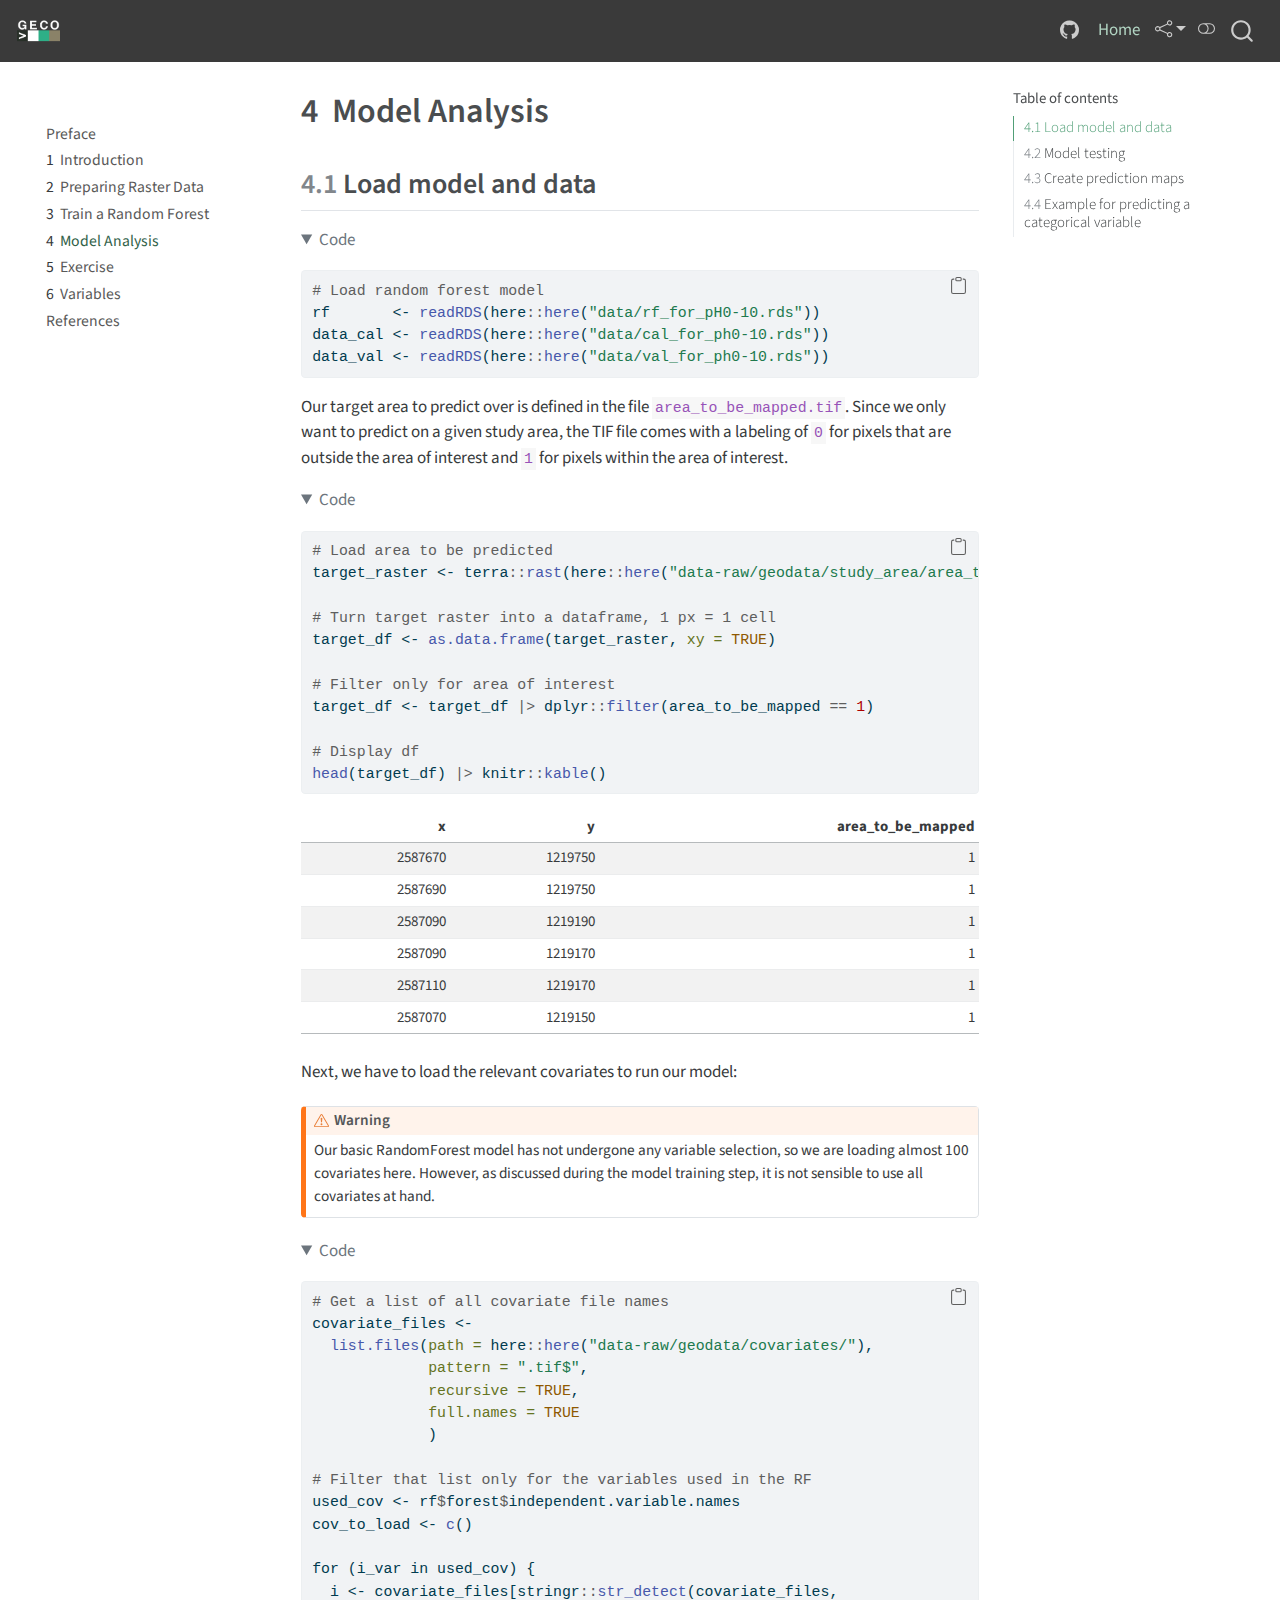
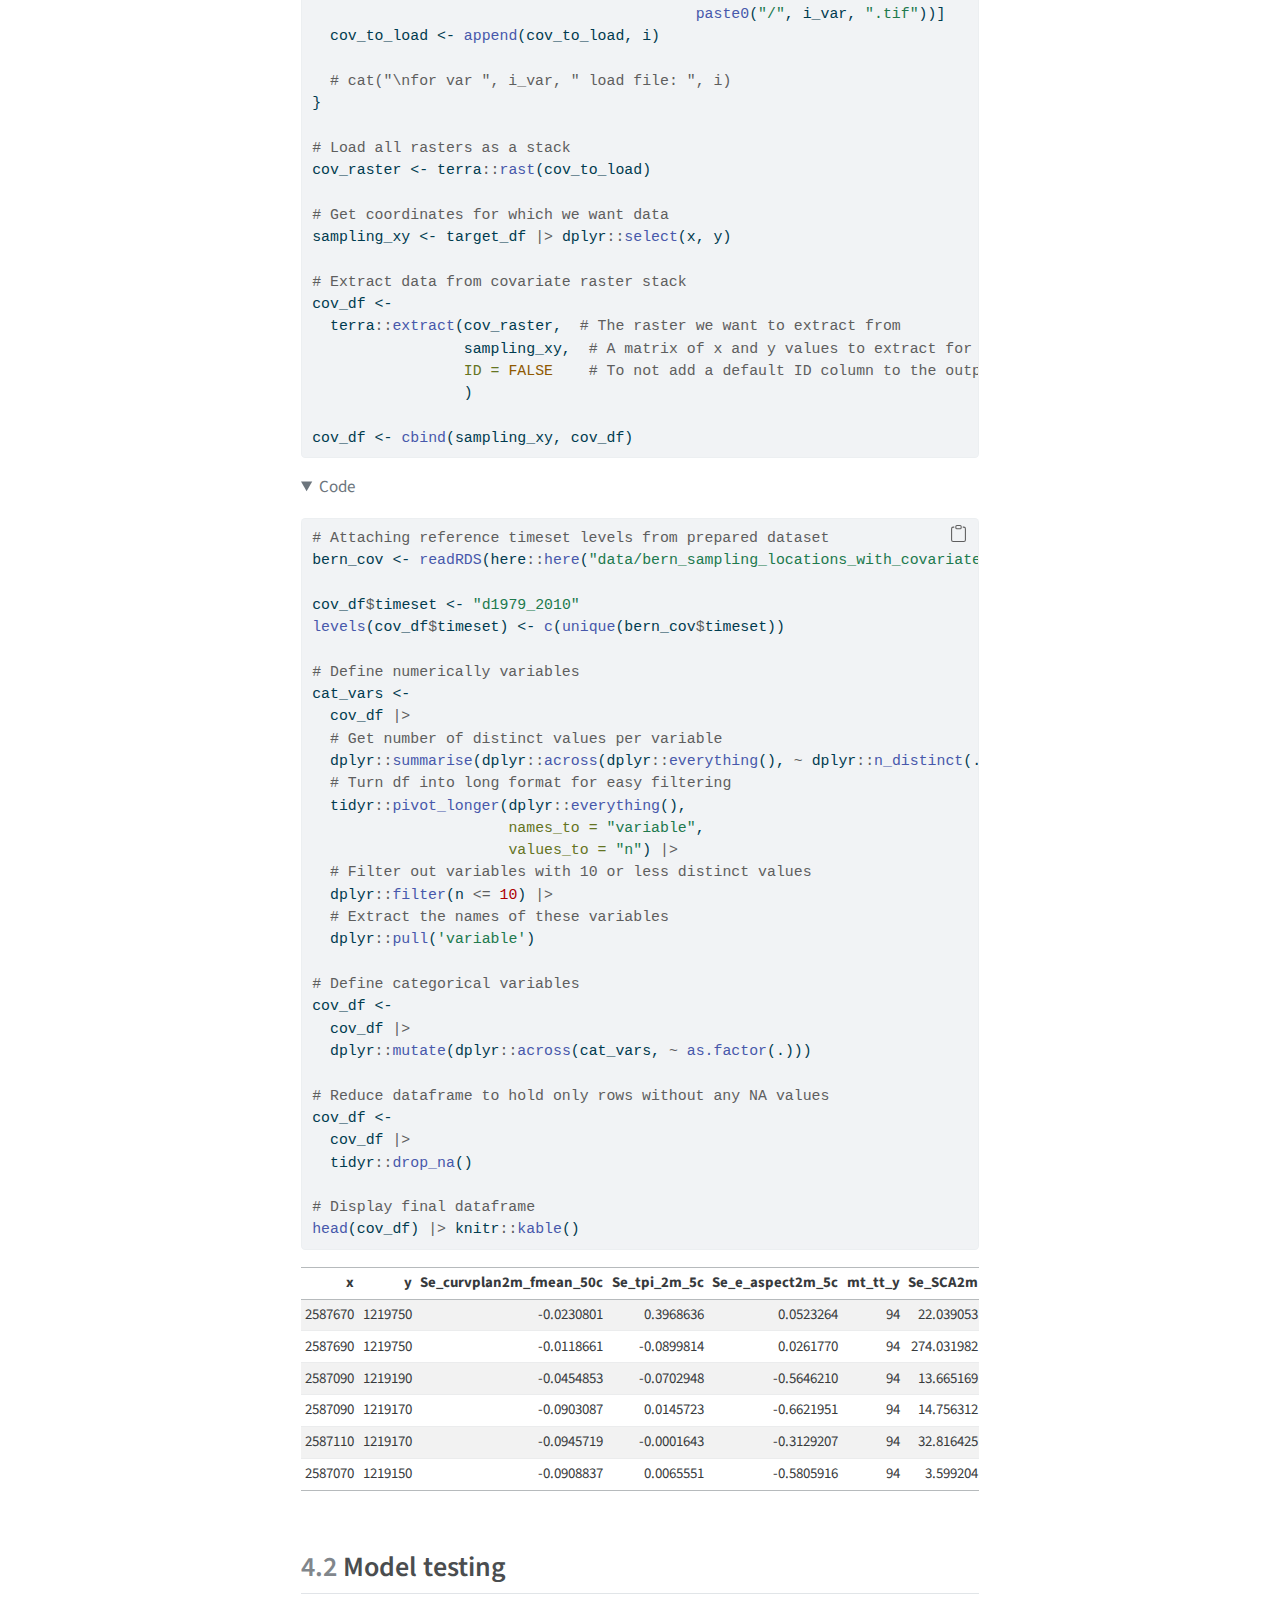
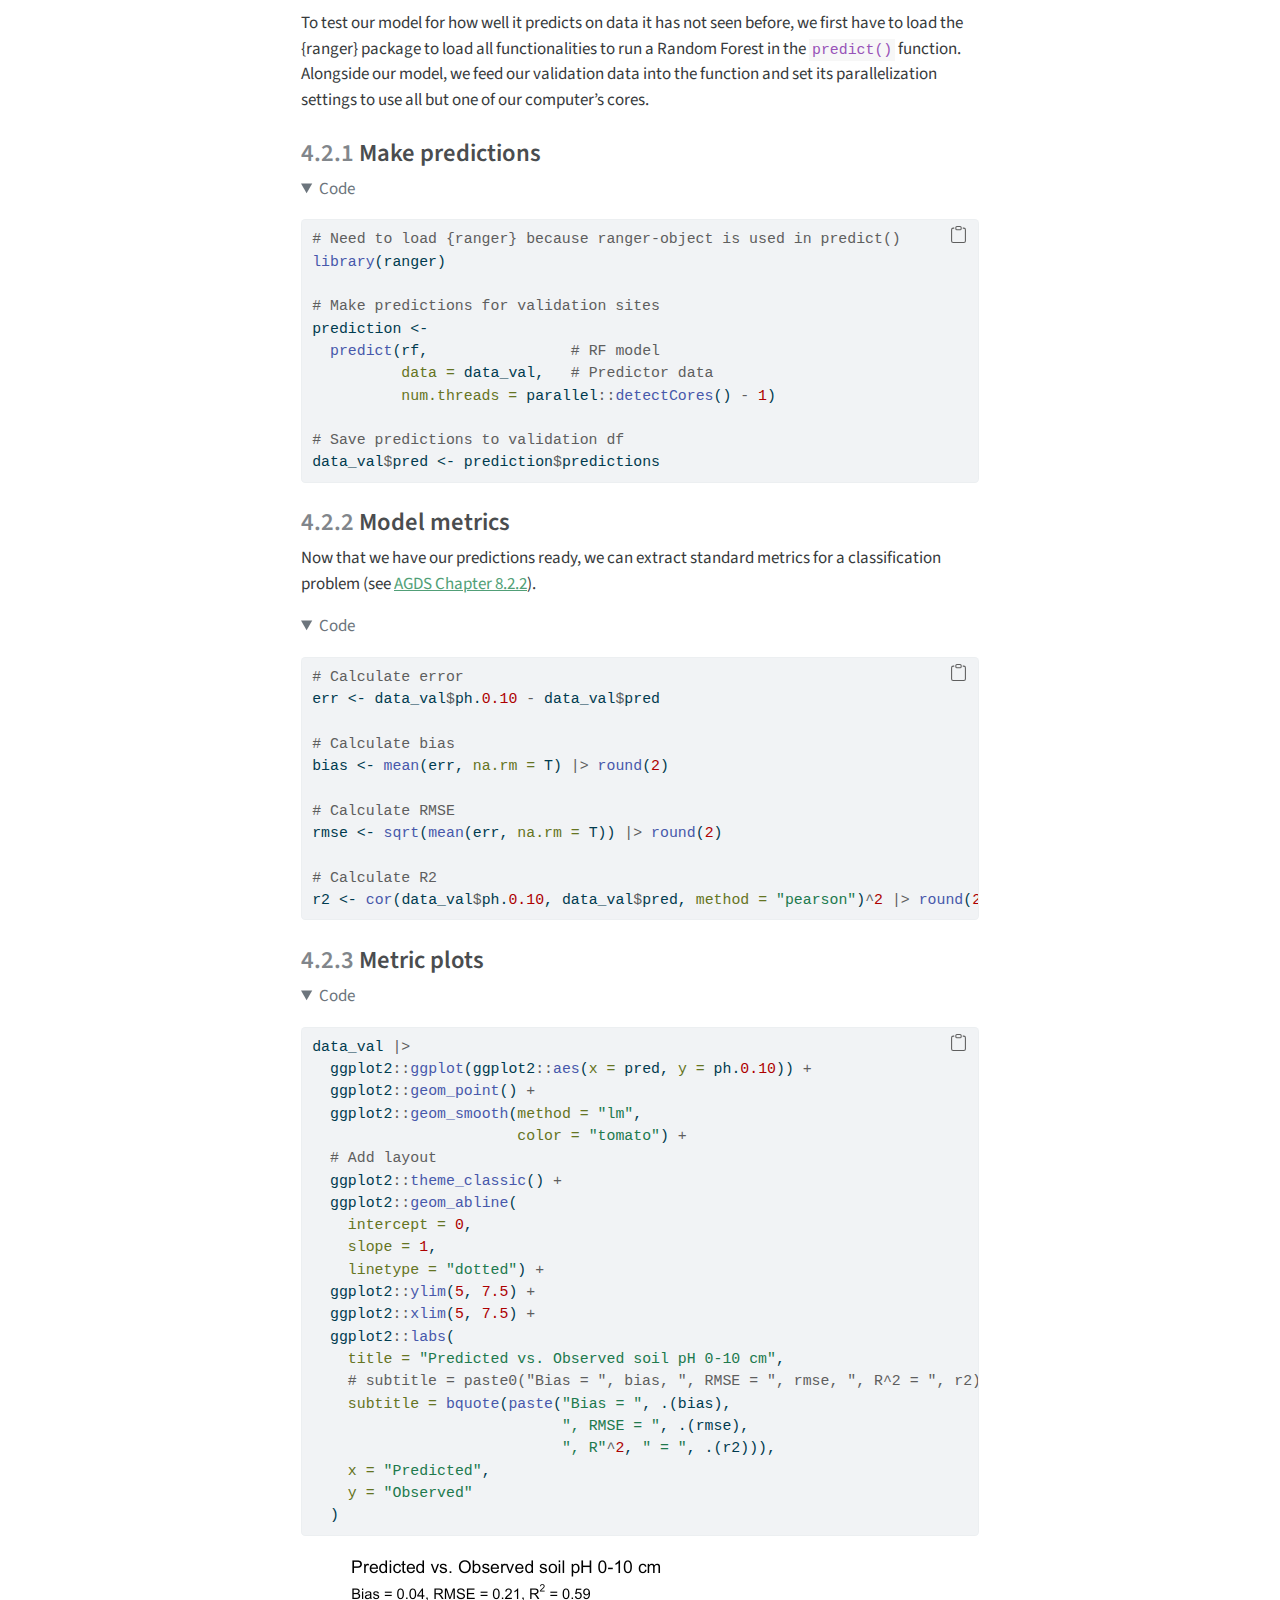
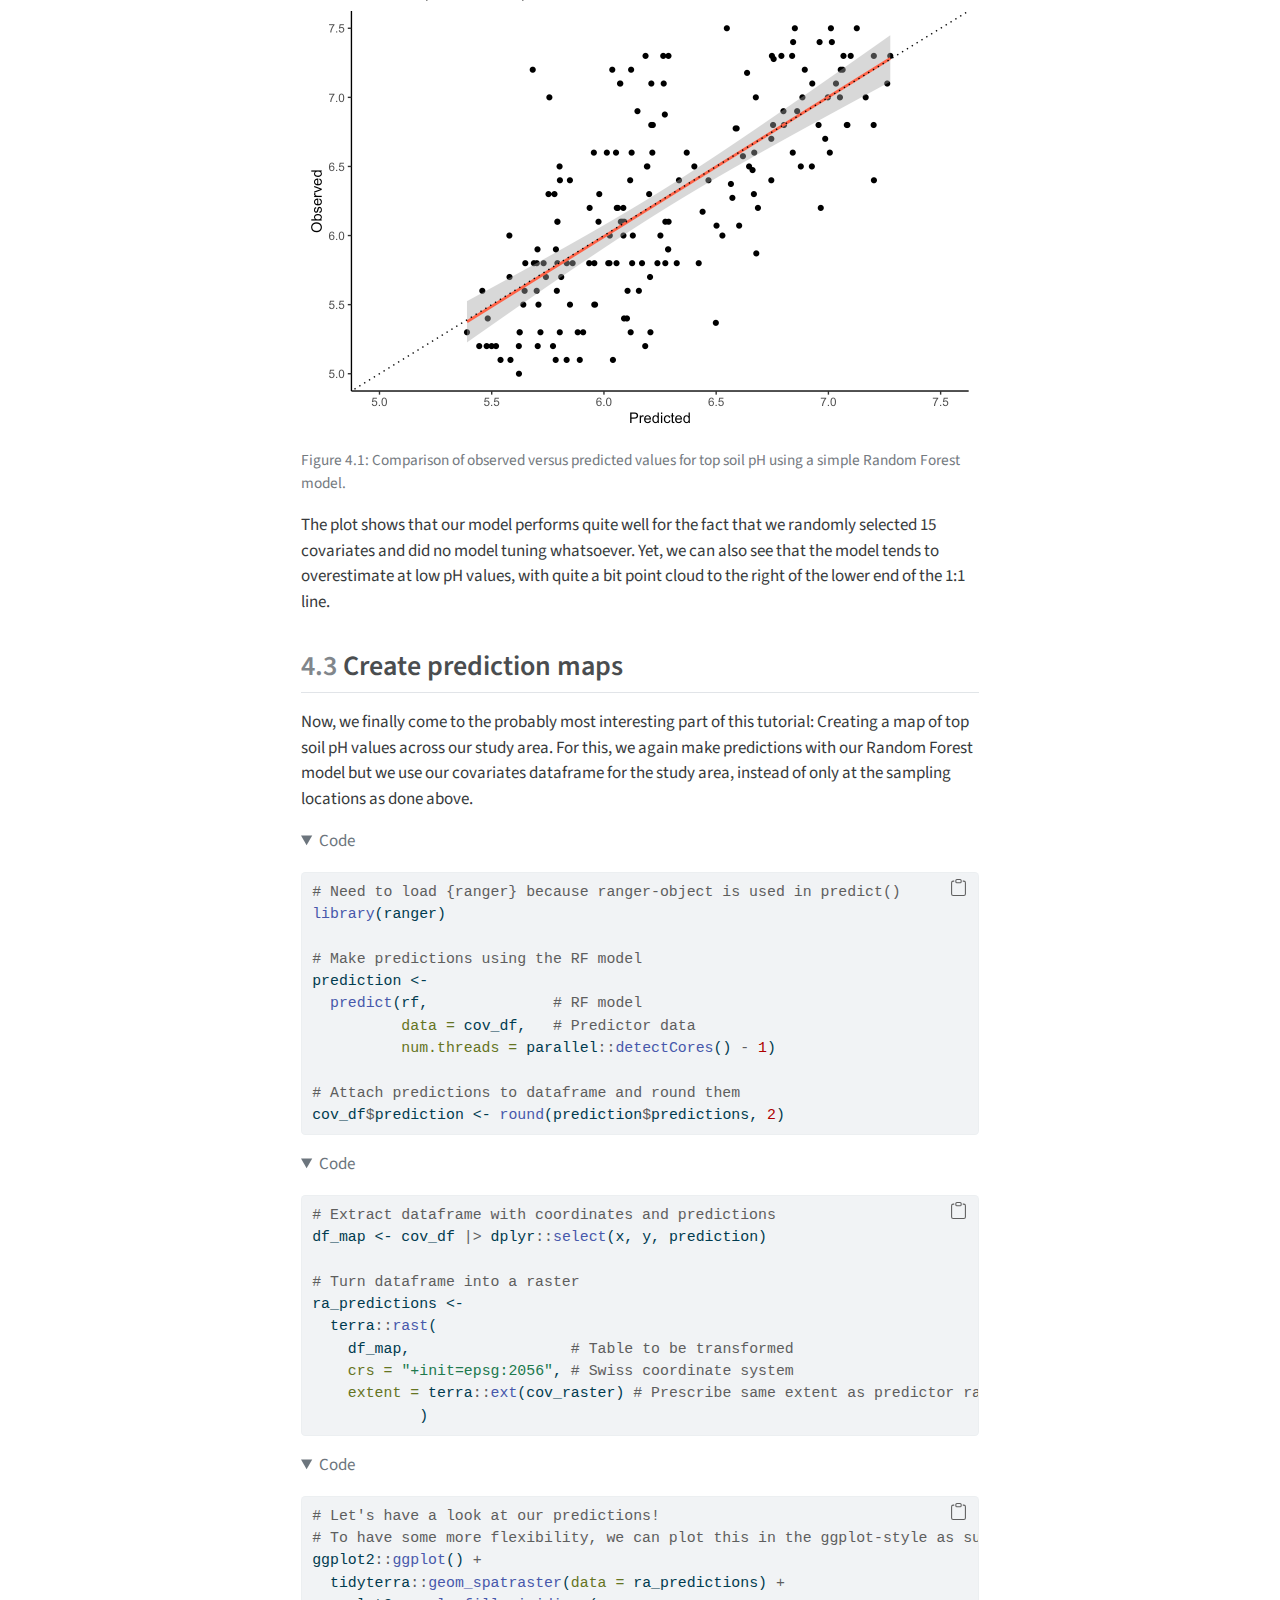
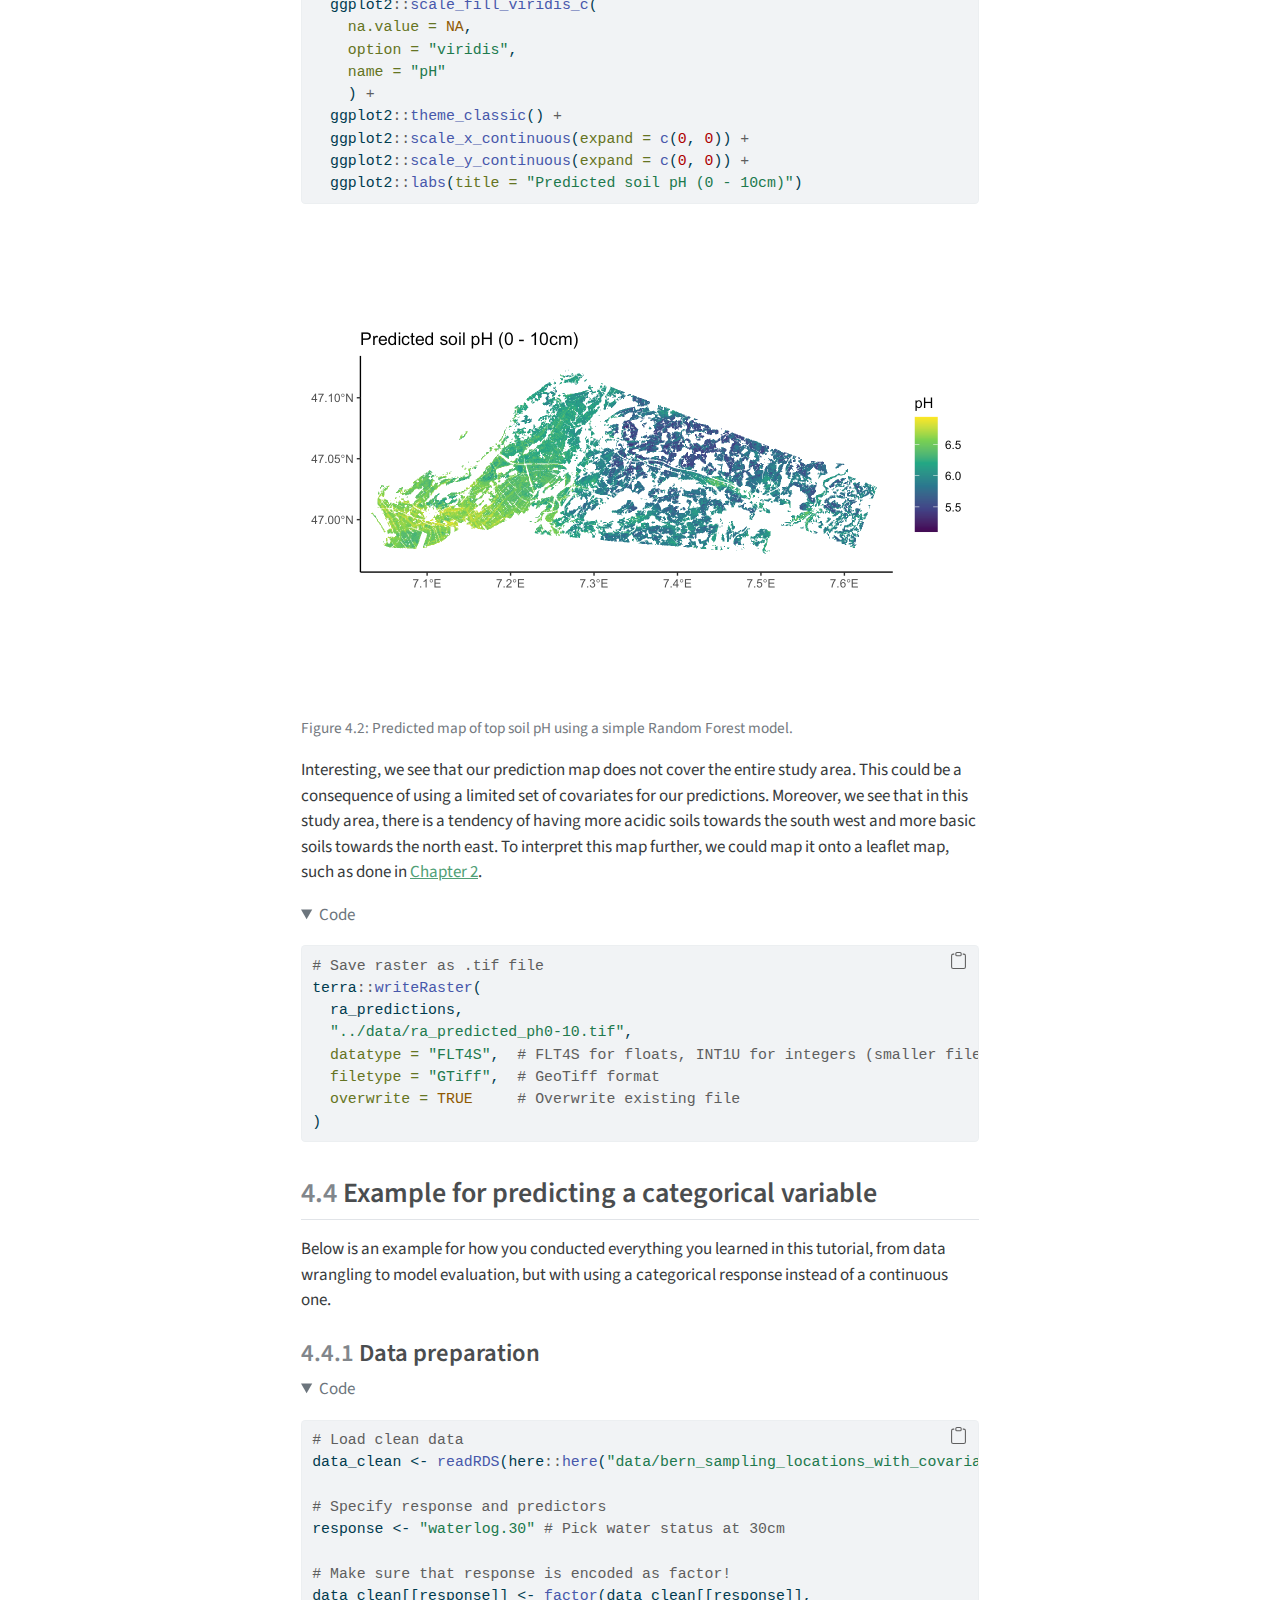
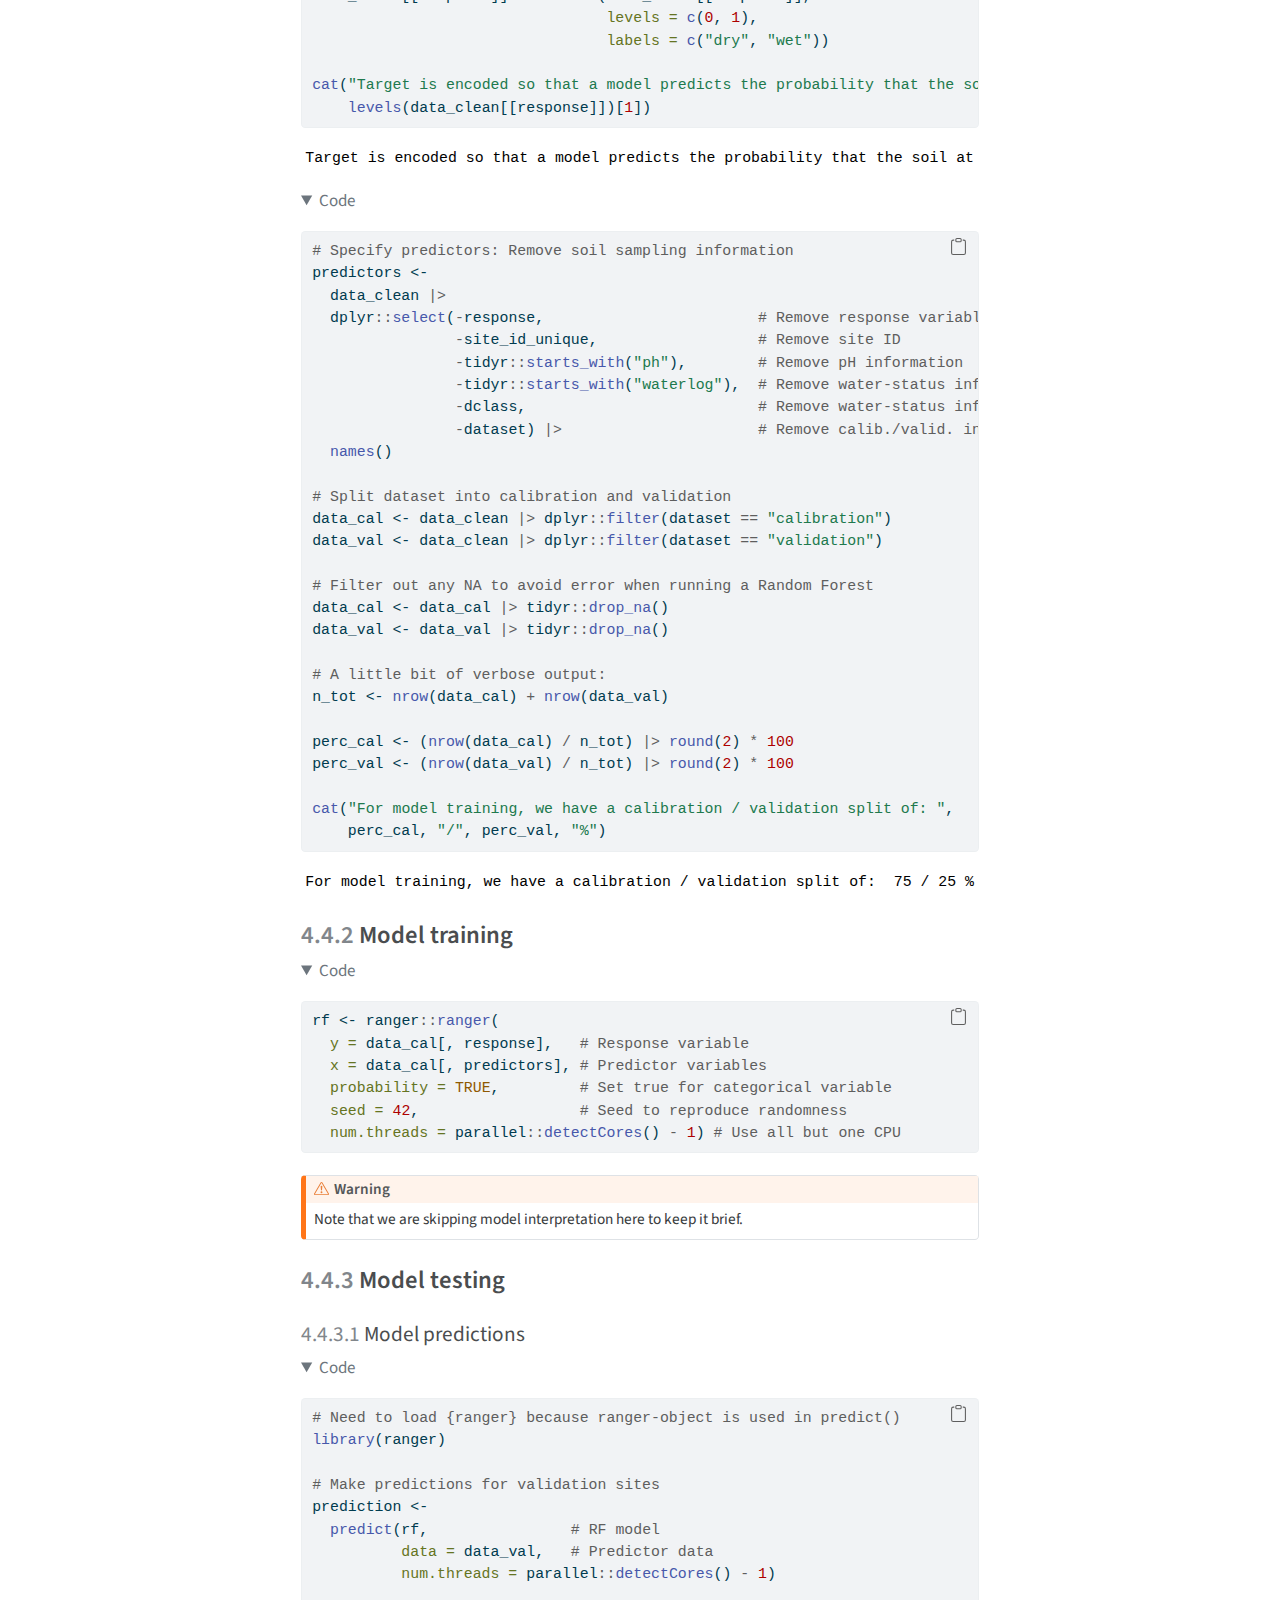
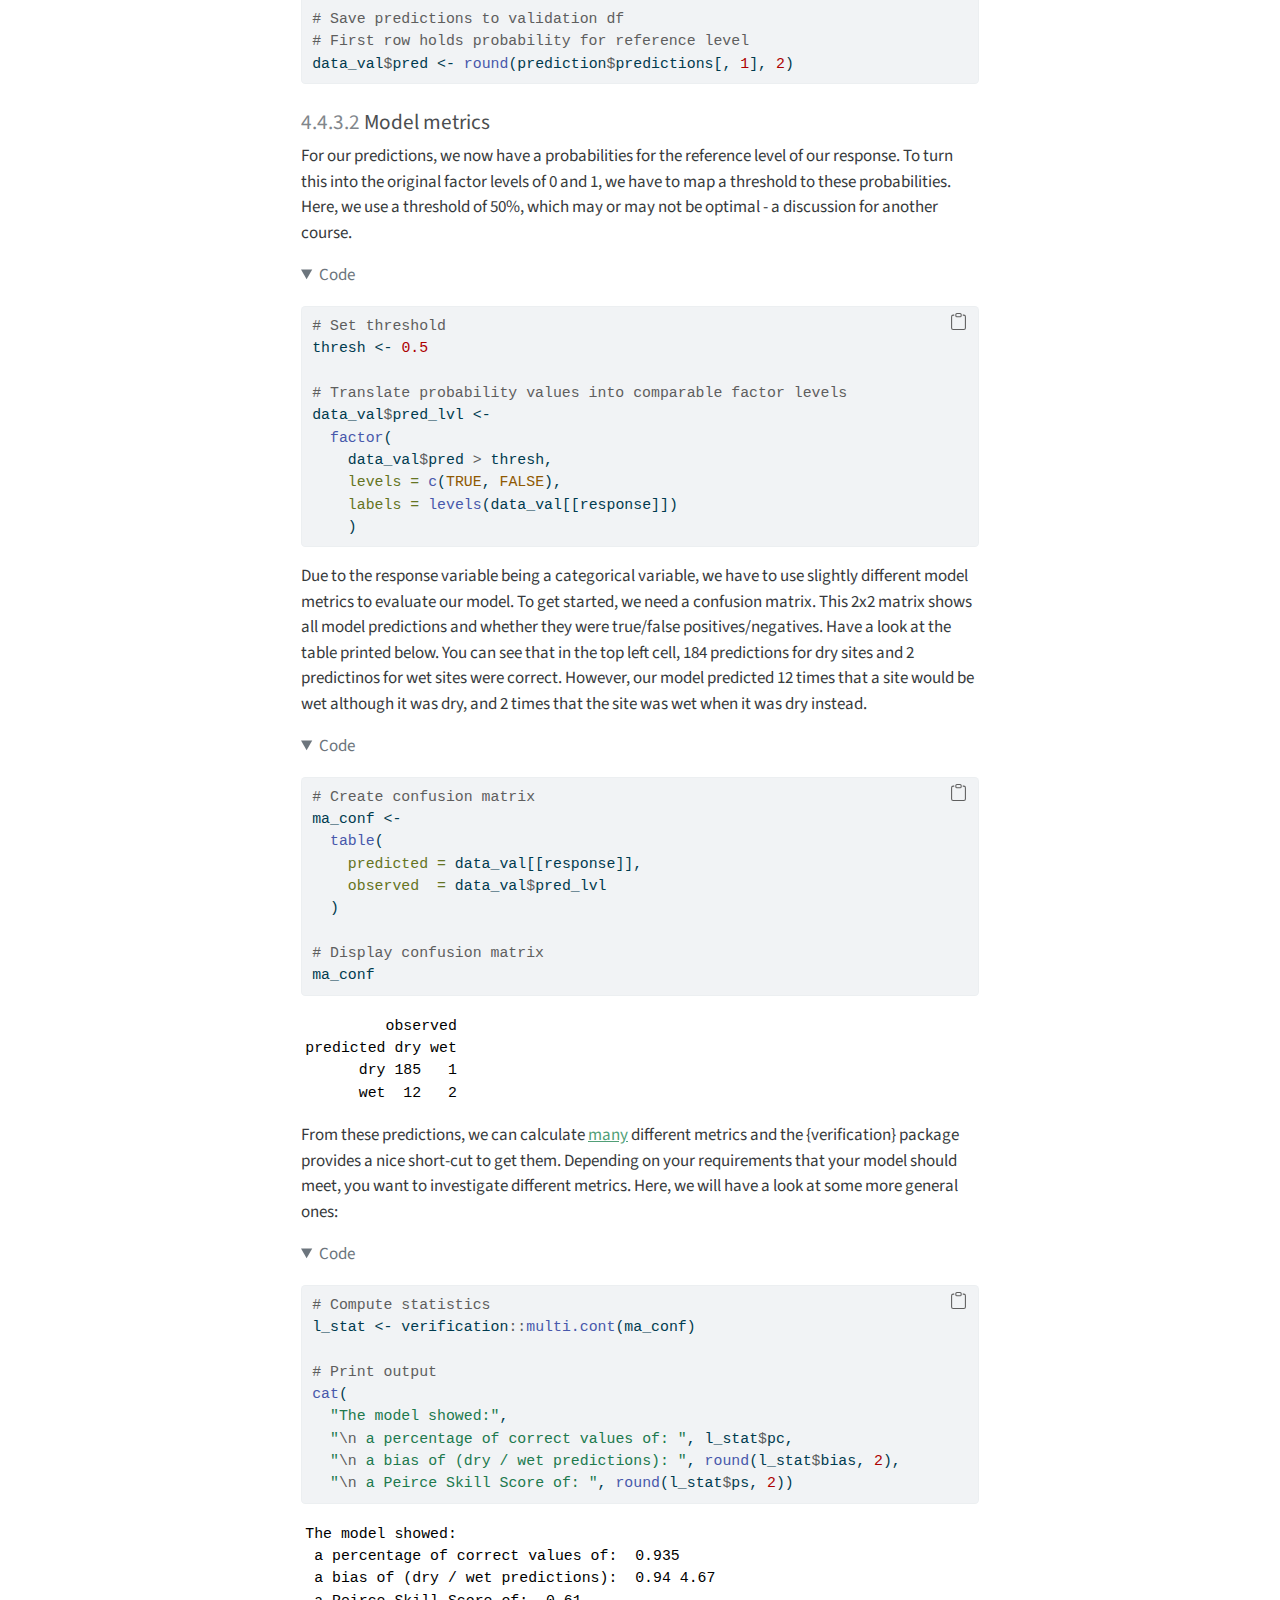
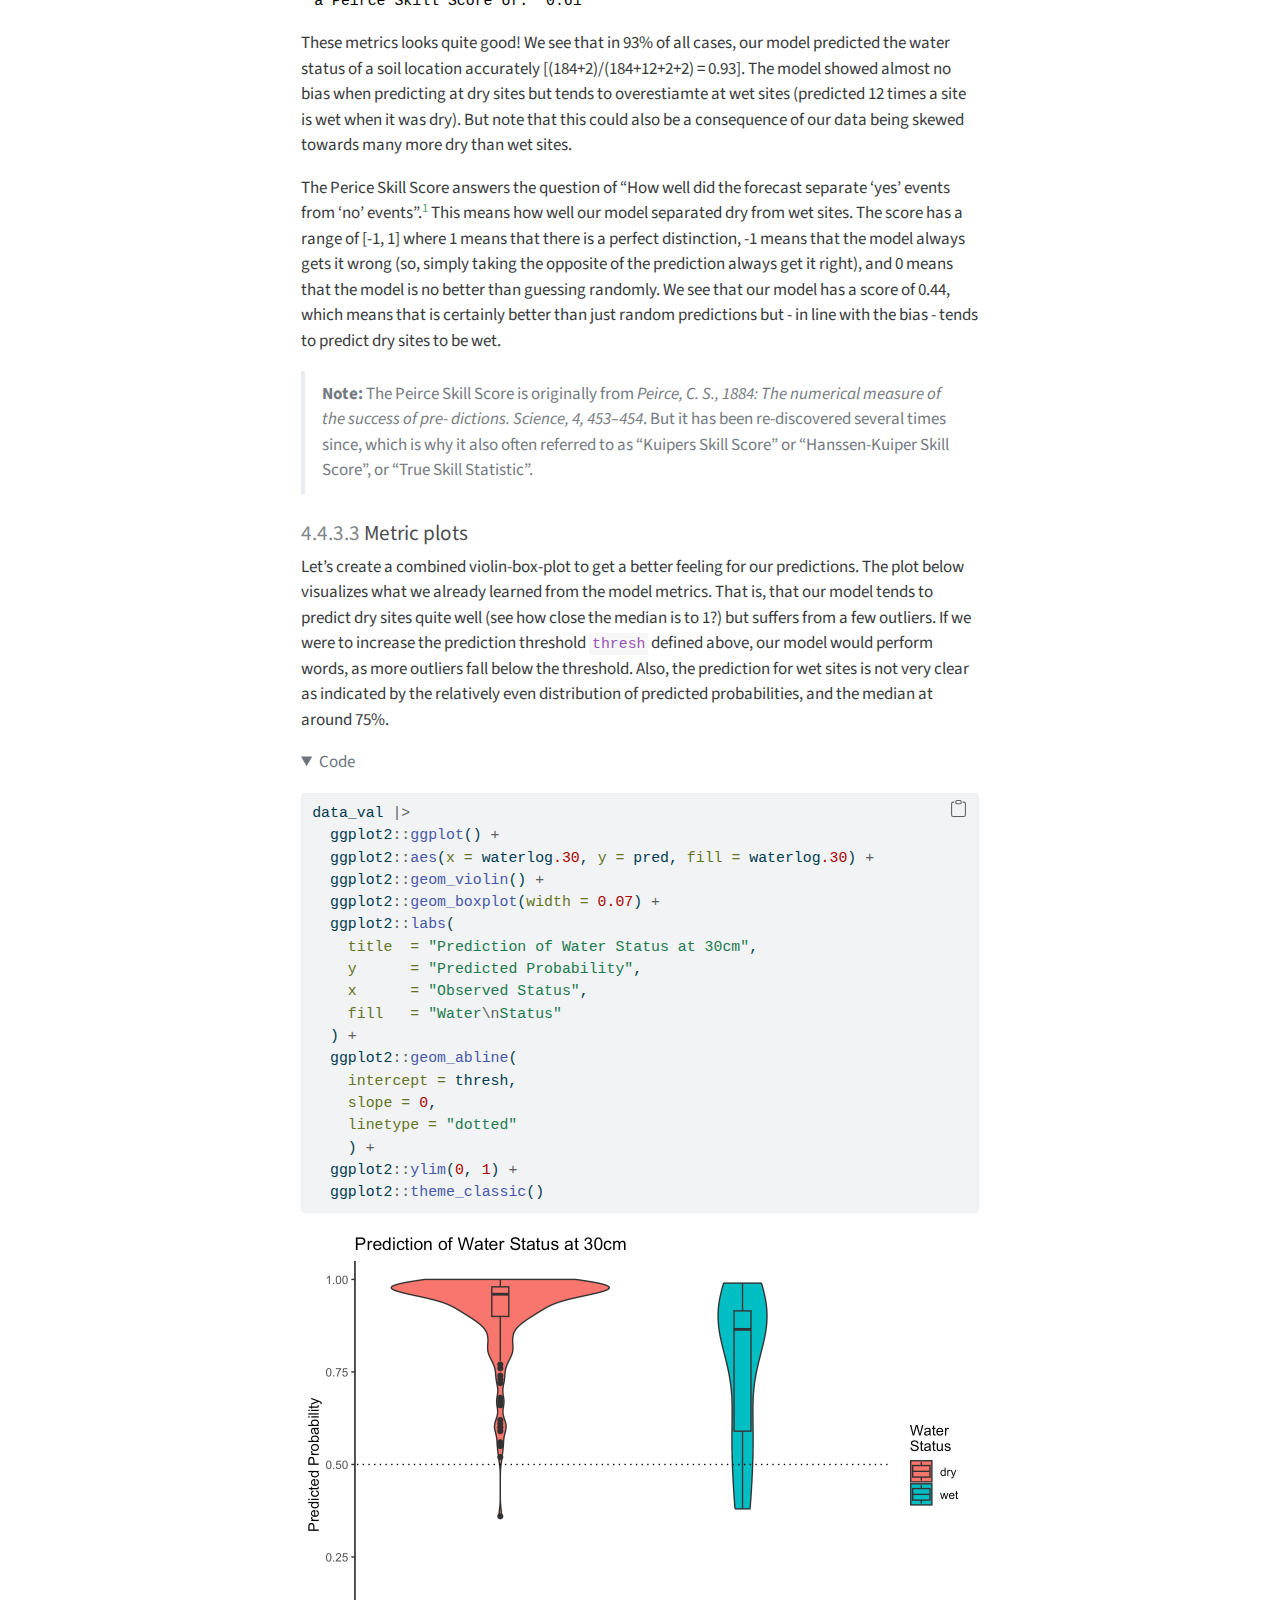
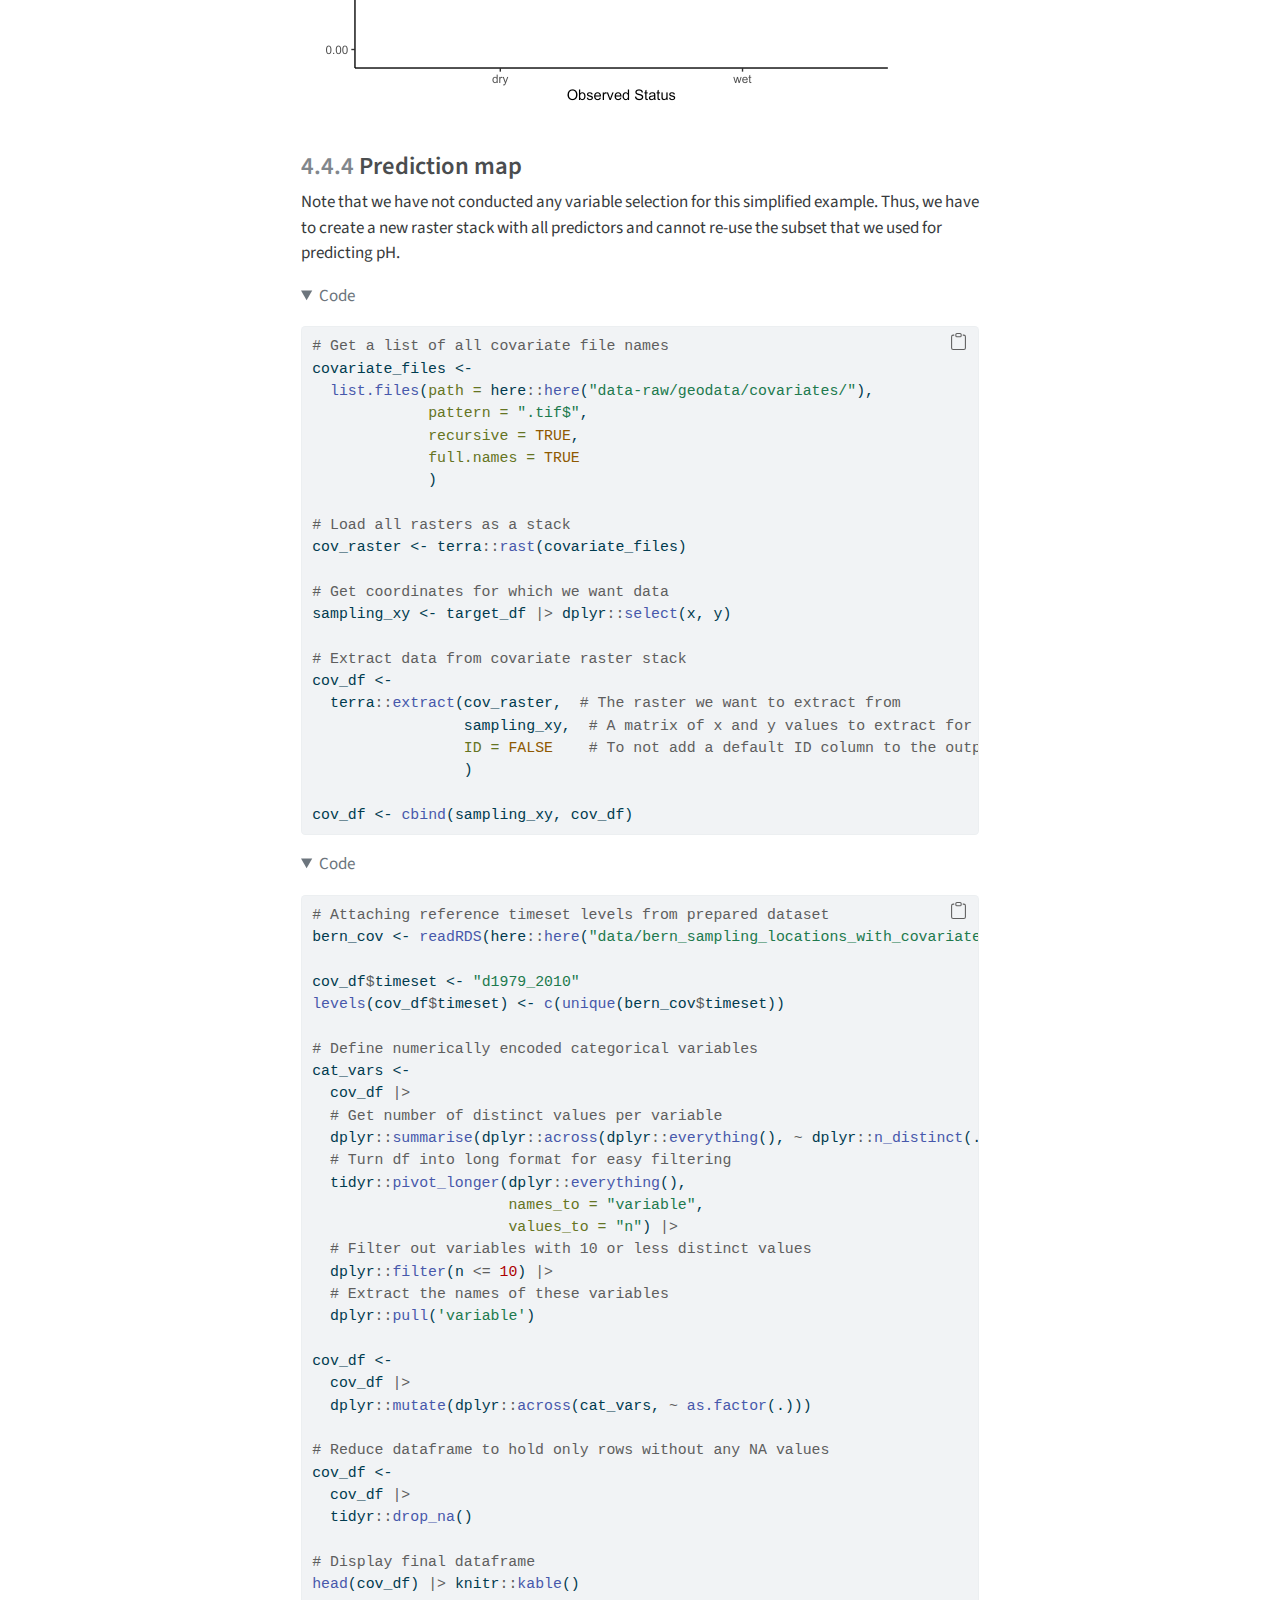
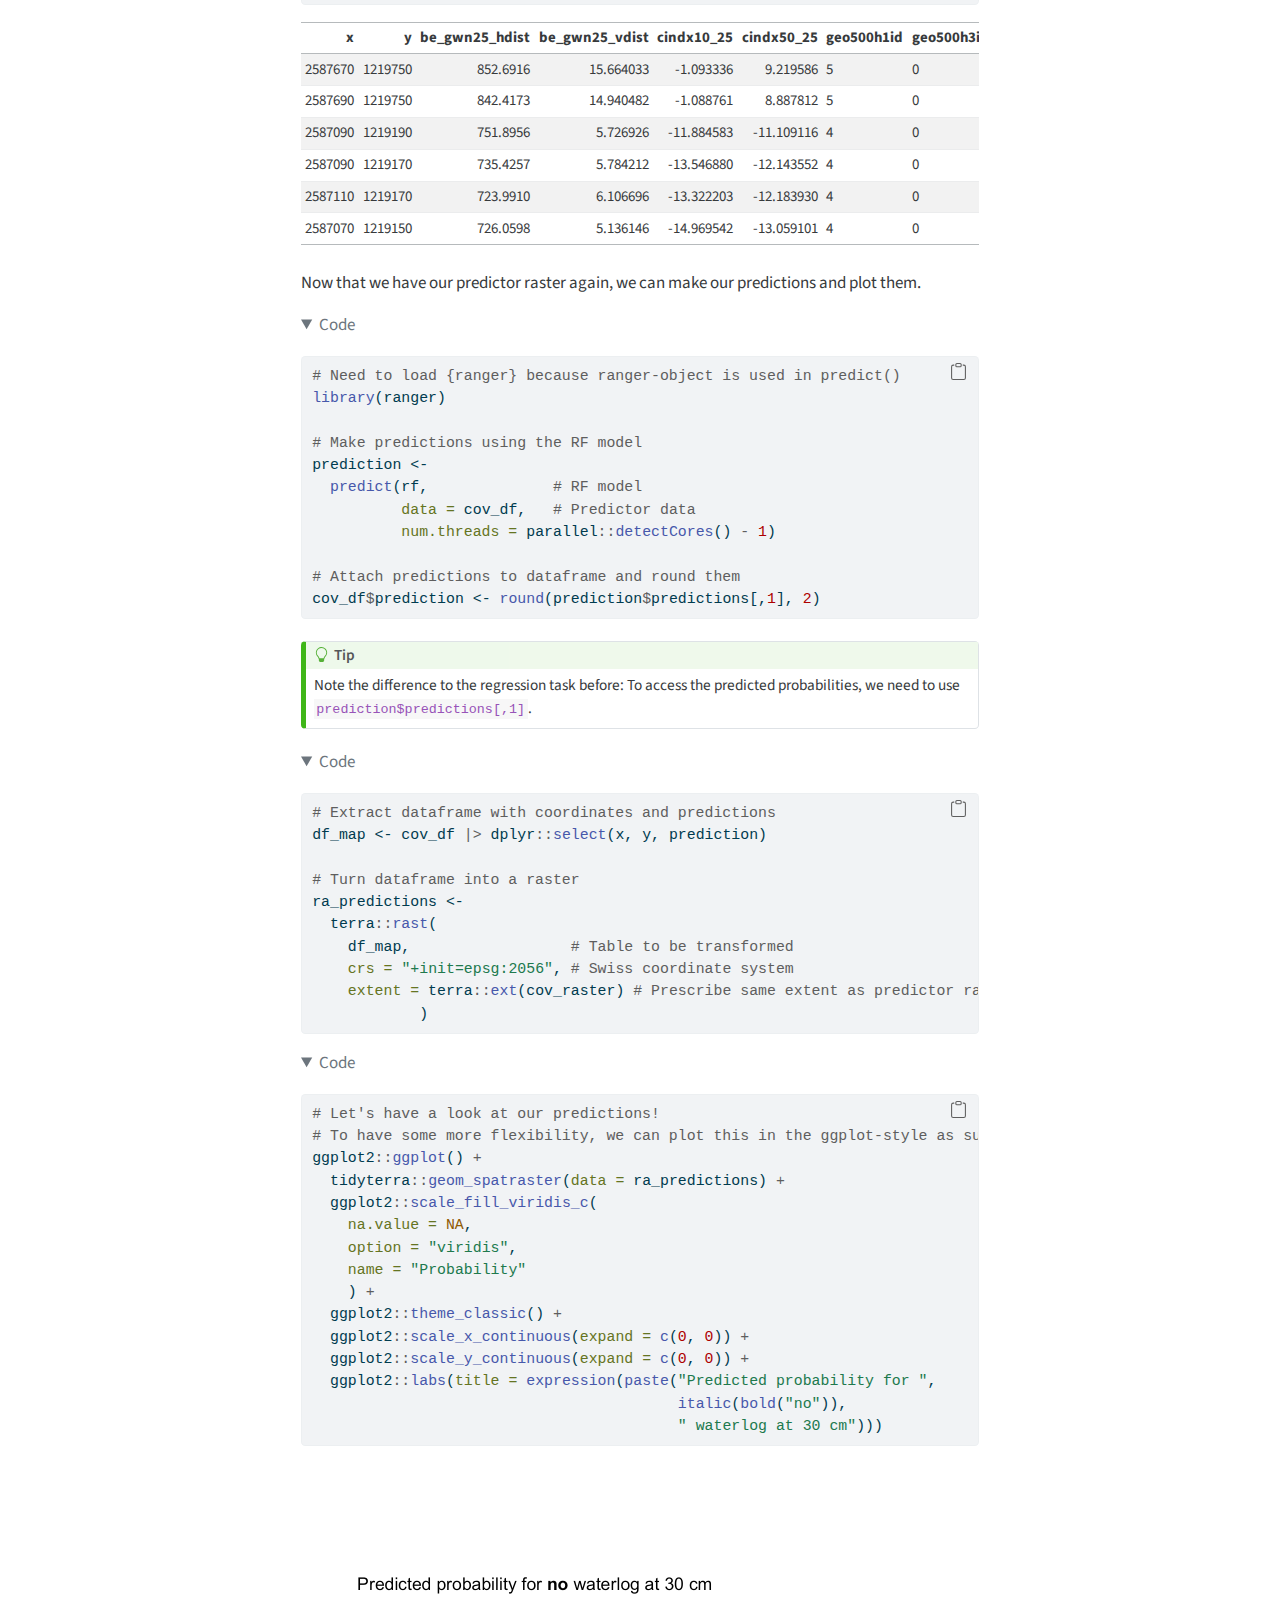
<file: 04-model_test.html>
<!DOCTYPE html>
<html xmlns="http://www.w3.org/1999/xhtml" lang="en" xml:lang="en"><head>

<meta charset="utf-8">
<meta name="generator" content="quarto-1.3.450">

<meta name="viewport" content="width=device-width, initial-scale=1.0, user-scalable=yes">


<title>AGDS 2: Digital Soil Mapping - 4&nbsp; Model Analysis</title>
<style>
code{white-space: pre-wrap;}
span.smallcaps{font-variant: small-caps;}
div.columns{display: flex; gap: min(4vw, 1.5em);}
div.column{flex: auto; overflow-x: auto;}
div.hanging-indent{margin-left: 1.5em; text-indent: -1.5em;}
ul.task-list{list-style: none;}
ul.task-list li input[type="checkbox"] {
  width: 0.8em;
  margin: 0 0.8em 0.2em -1em; /* quarto-specific, see https://github.com/quarto-dev/quarto-cli/issues/4556 */ 
  vertical-align: middle;
}
/* CSS for syntax highlighting */
pre > code.sourceCode { white-space: pre; position: relative; }
pre > code.sourceCode > span { display: inline-block; line-height: 1.25; }
pre > code.sourceCode > span:empty { height: 1.2em; }
.sourceCode { overflow: visible; }
code.sourceCode > span { color: inherit; text-decoration: inherit; }
div.sourceCode { margin: 1em 0; }
pre.sourceCode { margin: 0; }
@media screen {
div.sourceCode { overflow: auto; }
}
@media print {
pre > code.sourceCode { white-space: pre-wrap; }
pre > code.sourceCode > span { text-indent: -5em; padding-left: 5em; }
}
pre.numberSource code
  { counter-reset: source-line 0; }
pre.numberSource code > span
  { position: relative; left: -4em; counter-increment: source-line; }
pre.numberSource code > span > a:first-child::before
  { content: counter(source-line);
    position: relative; left: -1em; text-align: right; vertical-align: baseline;
    border: none; display: inline-block;
    -webkit-touch-callout: none; -webkit-user-select: none;
    -khtml-user-select: none; -moz-user-select: none;
    -ms-user-select: none; user-select: none;
    padding: 0 4px; width: 4em;
  }
pre.numberSource { margin-left: 3em;  padding-left: 4px; }
div.sourceCode
  {   }
@media screen {
pre > code.sourceCode > span > a:first-child::before { text-decoration: underline; }
}
</style>


<script src="site_libs/quarto-nav/quarto-nav.js"></script>
<script src="site_libs/quarto-nav/headroom.min.js"></script>
<script src="site_libs/clipboard/clipboard.min.js"></script>
<script src="site_libs/quarto-search/autocomplete.umd.js"></script>
<script src="site_libs/quarto-search/fuse.min.js"></script>
<script src="site_libs/quarto-search/quarto-search.js"></script>
<meta name="quarto:offset" content="./">
<link href="./99-exercise.html" rel="next">
<link href="./03-model_training.html" rel="prev">
<link href="./figures/favicon.ico" rel="icon">
<script src="site_libs/quarto-html/quarto.js"></script>
<script src="site_libs/quarto-html/popper.min.js"></script>
<script src="site_libs/quarto-html/tippy.umd.min.js"></script>
<script src="site_libs/quarto-html/anchor.min.js"></script>
<link href="site_libs/quarto-html/tippy.css" rel="stylesheet">
<link href="site_libs/quarto-html/quarto-syntax-highlighting.css" rel="stylesheet" class="quarto-color-scheme" id="quarto-text-highlighting-styles">
<link href="site_libs/quarto-html/quarto-syntax-highlighting-dark.css" rel="prefetch" class="quarto-color-scheme quarto-color-alternate" id="quarto-text-highlighting-styles">
<script src="site_libs/bootstrap/bootstrap.min.js"></script>
<link href="site_libs/bootstrap/bootstrap-icons.css" rel="stylesheet">
<link href="site_libs/bootstrap/bootstrap.min.css" rel="stylesheet" class="quarto-color-scheme" id="quarto-bootstrap" data-mode="light">
<link href="site_libs/bootstrap/bootstrap-dark.min.css" rel="prefetch" class="quarto-color-scheme quarto-color-alternate" id="quarto-bootstrap" data-mode="dark">
<script id="quarto-search-options" type="application/json">{
  "location": "navbar",
  "copy-button": false,
  "collapse-after": 3,
  "panel-placement": "end",
  "type": "overlay",
  "limit": 20,
  "language": {
    "search-no-results-text": "No results",
    "search-matching-documents-text": "matching documents",
    "search-copy-link-title": "Copy link to search",
    "search-hide-matches-text": "Hide additional matches",
    "search-more-match-text": "more match in this document",
    "search-more-matches-text": "more matches in this document",
    "search-clear-button-title": "Clear",
    "search-detached-cancel-button-title": "Cancel",
    "search-submit-button-title": "Submit",
    "search-label": "Search"
  }
}</script>


<meta name="twitter:title" content="AGDS 2: Digital Soil Mapping - 4&nbsp; Model Analysis">
<meta name="twitter:description" content="">
<meta name="twitter:image" content="04-model_test_files/figure-html/fig-ph-modobs-1.png">
<meta name="twitter:card" content="summary_large_image">
</head>

<body class="nav-sidebar floating nav-fixed">

<div id="quarto-search-results"></div>
  <header id="quarto-header" class="headroom fixed-top">
    <nav class="navbar navbar-expand-lg navbar-dark ">
      <div class="navbar-container container-fluid">
      <div class="navbar-brand-container">
    <a href="./index.html" class="navbar-brand navbar-brand-logo">
    <img src="./images/logo.png" alt="" class="navbar-logo">
    </a>
    <a class="navbar-brand" href="./index.html">
    <span class="navbar-title"></span>
    </a>
  </div>
            <div id="quarto-search" class="" title="Search"></div>
          <button class="navbar-toggler" type="button" data-bs-toggle="collapse" data-bs-target="#navbarCollapse" aria-controls="navbarCollapse" aria-expanded="false" aria-label="Toggle navigation" onclick="if (window.quartoToggleHeadroom) { window.quartoToggleHeadroom(); }">
  <span class="navbar-toggler-icon"></span>
</button>
          <div class="collapse navbar-collapse" id="navbarCollapse">
            <ul class="navbar-nav navbar-nav-scroll ms-auto">
  <li class="nav-item compact">
    <a class="nav-link" href="https://github.com/padasch/digital_soil_mapping" rel="" target=""><i class="bi bi-github" role="img" aria-label="GitHub">
</i> 
 <span class="menu-text"></span></a>
  </li>  
  <li class="nav-item">
    <a class="nav-link active" href="./index.html" rel="" target="" aria-current="page">
 <span class="menu-text">Home</span></a>
  </li>  
</ul>
            <div class="quarto-navbar-tools">
    <div class="dropdown">
      <a href="" title="Share" id="quarto-navigation-tool-dropdown-0" class="quarto-navigation-tool dropdown-toggle px-1" data-bs-toggle="dropdown" aria-expanded="false" aria-label="Share"><i class="bi bi-share"></i></a>
      <ul class="dropdown-menu dropdown-menu-end" aria-labelledby="quarto-navigation-tool-dropdown-0">
          <li>
            <a class="dropdown-item quarto-navbar-tools-item" href="https://twitter.com/intent/tweet?url=|url|">
              <i class="bi bi-bi-twitter pe-1"></i>
            Twitter
            </a>
          </li>
          <li>
            <a class="dropdown-item quarto-navbar-tools-item" href="https://www.facebook.com/sharer/sharer.php?u=|url|">
              <i class="bi bi-bi-facebook pe-1"></i>
            Facebook
            </a>
          </li>
      </ul>
    </div>
  <a href="" class="quarto-color-scheme-toggle quarto-navigation-tool  px-1" onclick="window.quartoToggleColorScheme(); return false;" title="Toggle dark mode"><i class="bi"></i></a>
</div>
          </div> <!-- /navcollapse -->
      </div> <!-- /container-fluid -->
    </nav>
  <nav class="quarto-secondary-nav">
    <div class="container-fluid d-flex">
      <button type="button" class="quarto-btn-toggle btn" data-bs-toggle="collapse" data-bs-target="#quarto-sidebar,#quarto-sidebar-glass" aria-controls="quarto-sidebar" aria-expanded="false" aria-label="Toggle sidebar navigation" onclick="if (window.quartoToggleHeadroom) { window.quartoToggleHeadroom(); }">
        <i class="bi bi-layout-text-sidebar-reverse"></i>
      </button>
      <nav class="quarto-page-breadcrumbs" aria-label="breadcrumb"><ol class="breadcrumb"><li class="breadcrumb-item"><a href="./04-model_test.html"><span class="chapter-number">4</span>&nbsp; <span class="chapter-title">Model Analysis</span></a></li></ol></nav>
      <a class="flex-grow-1" role="button" data-bs-toggle="collapse" data-bs-target="#quarto-sidebar,#quarto-sidebar-glass" aria-controls="quarto-sidebar" aria-expanded="false" aria-label="Toggle sidebar navigation" onclick="if (window.quartoToggleHeadroom) { window.quartoToggleHeadroom(); }">      
      </a>
      <button type="button" class="btn quarto-search-button" aria-label="" onclick="window.quartoOpenSearch();">
        <i class="bi bi-search"></i>
      </button>
    </div>
  </nav>
</header>
<!-- content -->
<div id="quarto-content" class="quarto-container page-columns page-rows-contents page-layout-article page-navbar">
<!-- sidebar -->
  <nav id="quarto-sidebar" class="sidebar collapse collapse-horizontal sidebar-navigation floating overflow-auto">
        <div class="mt-2 flex-shrink-0 align-items-center">
        <div class="sidebar-search">
        <div id="quarto-search" class="" title="Search"></div>
        </div>
        </div>
    <div class="sidebar-menu-container"> 
    <ul class="list-unstyled mt-1">
        <li class="sidebar-item">
  <div class="sidebar-item-container"> 
  <a href="./index.html" class="sidebar-item-text sidebar-link">
 <span class="menu-text">Preface</span></a>
  </div>
</li>
        <li class="sidebar-item">
  <div class="sidebar-item-container"> 
  <a href="./01-introduction.html" class="sidebar-item-text sidebar-link">
 <span class="menu-text"><span class="chapter-number">1</span>&nbsp; <span class="chapter-title">Introduction</span></span></a>
  </div>
</li>
        <li class="sidebar-item">
  <div class="sidebar-item-container"> 
  <a href="./02-data_preparation.html" class="sidebar-item-text sidebar-link">
 <span class="menu-text"><span class="chapter-number">2</span>&nbsp; <span class="chapter-title">Preparing Raster Data</span></span></a>
  </div>
</li>
        <li class="sidebar-item">
  <div class="sidebar-item-container"> 
  <a href="./03-model_training.html" class="sidebar-item-text sidebar-link">
 <span class="menu-text"><span class="chapter-number">3</span>&nbsp; <span class="chapter-title">Train a Random Forest</span></span></a>
  </div>
</li>
        <li class="sidebar-item">
  <div class="sidebar-item-container"> 
  <a href="./04-model_test.html" class="sidebar-item-text sidebar-link active">
 <span class="menu-text"><span class="chapter-number">4</span>&nbsp; <span class="chapter-title">Model Analysis</span></span></a>
  </div>
</li>
        <li class="sidebar-item">
  <div class="sidebar-item-container"> 
  <a href="./99-exercise.html" class="sidebar-item-text sidebar-link">
 <span class="menu-text"><span class="chapter-number">5</span>&nbsp; <span class="chapter-title">Exercise</span></span></a>
  </div>
</li>
        <li class="sidebar-item">
  <div class="sidebar-item-container"> 
  <a href="./99-variables.html" class="sidebar-item-text sidebar-link">
 <span class="menu-text"><span class="chapter-number">6</span>&nbsp; <span class="chapter-title">Variables</span></span></a>
  </div>
</li>
        <li class="sidebar-item">
  <div class="sidebar-item-container"> 
  <a href="./references.html" class="sidebar-item-text sidebar-link">
 <span class="menu-text">References</span></a>
  </div>
</li>
    </ul>
    </div>
</nav>
<div id="quarto-sidebar-glass" data-bs-toggle="collapse" data-bs-target="#quarto-sidebar,#quarto-sidebar-glass"></div>
<!-- margin-sidebar -->
    <div id="quarto-margin-sidebar" class="sidebar margin-sidebar">
        <nav id="TOC" role="doc-toc" class="toc-active">
    <h2 id="toc-title">Table of contents</h2>
   
  <ul>
  <li><a href="#load-model-and-data" id="toc-load-model-and-data" class="nav-link active" data-scroll-target="#load-model-and-data"><span class="header-section-number">4.1</span> Load model and data</a></li>
  <li><a href="#model-testing" id="toc-model-testing" class="nav-link" data-scroll-target="#model-testing"><span class="header-section-number">4.2</span> Model testing</a>
  <ul class="collapse">
  <li><a href="#make-predictions" id="toc-make-predictions" class="nav-link" data-scroll-target="#make-predictions"><span class="header-section-number">4.2.1</span> Make predictions</a></li>
  <li><a href="#model-metrics" id="toc-model-metrics" class="nav-link" data-scroll-target="#model-metrics"><span class="header-section-number">4.2.2</span> Model metrics</a></li>
  <li><a href="#metric-plots" id="toc-metric-plots" class="nav-link" data-scroll-target="#metric-plots"><span class="header-section-number">4.2.3</span> Metric plots</a></li>
  </ul></li>
  <li><a href="#create-prediction-maps" id="toc-create-prediction-maps" class="nav-link" data-scroll-target="#create-prediction-maps"><span class="header-section-number">4.3</span> Create prediction maps</a></li>
  <li><a href="#example-for-predicting-a-categorical-variable" id="toc-example-for-predicting-a-categorical-variable" class="nav-link" data-scroll-target="#example-for-predicting-a-categorical-variable"><span class="header-section-number">4.4</span> Example for predicting a categorical variable</a>
  <ul class="collapse">
  <li><a href="#data-preparation" id="toc-data-preparation" class="nav-link" data-scroll-target="#data-preparation"><span class="header-section-number">4.4.1</span> Data preparation</a></li>
  <li><a href="#model-training" id="toc-model-training" class="nav-link" data-scroll-target="#model-training"><span class="header-section-number">4.4.2</span> Model training</a></li>
  <li><a href="#model-testing-1" id="toc-model-testing-1" class="nav-link" data-scroll-target="#model-testing-1"><span class="header-section-number">4.4.3</span> Model testing</a></li>
  <li><a href="#prediction-map" id="toc-prediction-map" class="nav-link" data-scroll-target="#prediction-map"><span class="header-section-number">4.4.4</span> Prediction map</a></li>
  </ul></li>
  </ul>
</nav>
    </div>
<!-- main -->
<main class="content" id="quarto-document-content">

<header id="title-block-header" class="quarto-title-block default">
<div class="quarto-title">
<h1 class="title"><span id="sec-modelanalysis" class="quarto-section-identifier"><span class="chapter-number">4</span>&nbsp; <span class="chapter-title">Model Analysis</span></span></h1>
</div>



<div class="quarto-title-meta">

    
  
    
  </div>
  

</header>

<section id="load-model-and-data" class="level2" data-number="4.1">
<h2 data-number="4.1" class="anchored" data-anchor-id="load-model-and-data"><span class="header-section-number">4.1</span> Load model and data</h2>
<div class="cell">
<details open="">
<summary>Code</summary>
<div class="sourceCode cell-code" id="cb1"><pre class="sourceCode r code-with-copy"><code class="sourceCode r"><span id="cb1-1"><a href="#cb1-1" aria-hidden="true" tabindex="-1"></a><span class="co"># Load random forest model</span></span>
<span id="cb1-2"><a href="#cb1-2" aria-hidden="true" tabindex="-1"></a>rf       <span class="ot">&lt;-</span> <span class="fu">readRDS</span>(here<span class="sc">::</span><span class="fu">here</span>(<span class="st">"data/rf_for_pH0-10.rds"</span>))</span>
<span id="cb1-3"><a href="#cb1-3" aria-hidden="true" tabindex="-1"></a>data_cal <span class="ot">&lt;-</span> <span class="fu">readRDS</span>(here<span class="sc">::</span><span class="fu">here</span>(<span class="st">"data/cal_for_ph0-10.rds"</span>))</span>
<span id="cb1-4"><a href="#cb1-4" aria-hidden="true" tabindex="-1"></a>data_val <span class="ot">&lt;-</span> <span class="fu">readRDS</span>(here<span class="sc">::</span><span class="fu">here</span>(<span class="st">"data/val_for_ph0-10.rds"</span>))</span></code><button title="Copy to Clipboard" class="code-copy-button"><i class="bi"></i></button></pre></div>
</details>
</div>
<p>Our target area to predict over is defined in the file <code>area_to_be_mapped.tif</code>. Since we only want to predict on a given study area, the TIF file comes with a labeling of <code>0</code> for pixels that are outside the area of interest and <code>1</code> for pixels within the area of interest.</p>
<div class="cell">
<details open="">
<summary>Code</summary>
<div class="sourceCode cell-code" id="cb2"><pre class="sourceCode r code-with-copy"><code class="sourceCode r"><span id="cb2-1"><a href="#cb2-1" aria-hidden="true" tabindex="-1"></a><span class="co"># Load area to be predicted</span></span>
<span id="cb2-2"><a href="#cb2-2" aria-hidden="true" tabindex="-1"></a>target_raster <span class="ot">&lt;-</span> terra<span class="sc">::</span><span class="fu">rast</span>(here<span class="sc">::</span><span class="fu">here</span>(<span class="st">"data-raw/geodata/study_area/area_to_be_mapped.tif"</span>))</span>
<span id="cb2-3"><a href="#cb2-3" aria-hidden="true" tabindex="-1"></a></span>
<span id="cb2-4"><a href="#cb2-4" aria-hidden="true" tabindex="-1"></a><span class="co"># Turn target raster into a dataframe, 1 px = 1 cell</span></span>
<span id="cb2-5"><a href="#cb2-5" aria-hidden="true" tabindex="-1"></a>target_df <span class="ot">&lt;-</span> <span class="fu">as.data.frame</span>(target_raster, <span class="at">xy =</span> <span class="cn">TRUE</span>)</span>
<span id="cb2-6"><a href="#cb2-6" aria-hidden="true" tabindex="-1"></a></span>
<span id="cb2-7"><a href="#cb2-7" aria-hidden="true" tabindex="-1"></a><span class="co"># Filter only for area of interest</span></span>
<span id="cb2-8"><a href="#cb2-8" aria-hidden="true" tabindex="-1"></a>target_df <span class="ot">&lt;-</span> target_df <span class="sc">|&gt;</span> dplyr<span class="sc">::</span><span class="fu">filter</span>(area_to_be_mapped <span class="sc">==</span> <span class="dv">1</span>)</span>
<span id="cb2-9"><a href="#cb2-9" aria-hidden="true" tabindex="-1"></a></span>
<span id="cb2-10"><a href="#cb2-10" aria-hidden="true" tabindex="-1"></a><span class="co"># Display df</span></span>
<span id="cb2-11"><a href="#cb2-11" aria-hidden="true" tabindex="-1"></a><span class="fu">head</span>(target_df) <span class="sc">|&gt;</span> knitr<span class="sc">::</span><span class="fu">kable</span>()</span></code><button title="Copy to Clipboard" class="code-copy-button"><i class="bi"></i></button></pre></div>
</details>
<div class="cell-output-display">
<table class="table table-sm table-striped small">
<thead>
<tr class="header">
<th style="text-align: right;">x</th>
<th style="text-align: right;">y</th>
<th style="text-align: right;">area_to_be_mapped</th>
</tr>
</thead>
<tbody>
<tr class="odd">
<td style="text-align: right;">2587670</td>
<td style="text-align: right;">1219750</td>
<td style="text-align: right;">1</td>
</tr>
<tr class="even">
<td style="text-align: right;">2587690</td>
<td style="text-align: right;">1219750</td>
<td style="text-align: right;">1</td>
</tr>
<tr class="odd">
<td style="text-align: right;">2587090</td>
<td style="text-align: right;">1219190</td>
<td style="text-align: right;">1</td>
</tr>
<tr class="even">
<td style="text-align: right;">2587090</td>
<td style="text-align: right;">1219170</td>
<td style="text-align: right;">1</td>
</tr>
<tr class="odd">
<td style="text-align: right;">2587110</td>
<td style="text-align: right;">1219170</td>
<td style="text-align: right;">1</td>
</tr>
<tr class="even">
<td style="text-align: right;">2587070</td>
<td style="text-align: right;">1219150</td>
<td style="text-align: right;">1</td>
</tr>
</tbody>
</table>
</div>
</div>
<p>Next, we have to load the relevant covariates to run our model:</p>
<div class="callout callout-style-default callout-warning callout-titled">
<div class="callout-header d-flex align-content-center">
<div class="callout-icon-container">
<i class="callout-icon"></i>
</div>
<div class="callout-title-container flex-fill">
Warning
</div>
</div>
<div class="callout-body-container callout-body">
<p>Our basic RandomForest model has not undergone any variable selection, so we are loading almost 100 covariates here. However, as discussed during the model training step, it is not sensible to use all covariates at hand.</p>
</div>
</div>
<div class="cell">
<details open="">
<summary>Code</summary>
<div class="sourceCode cell-code" id="cb3"><pre class="sourceCode r code-with-copy"><code class="sourceCode r"><span id="cb3-1"><a href="#cb3-1" aria-hidden="true" tabindex="-1"></a><span class="co"># Get a list of all covariate file names</span></span>
<span id="cb3-2"><a href="#cb3-2" aria-hidden="true" tabindex="-1"></a>covariate_files <span class="ot">&lt;-</span> </span>
<span id="cb3-3"><a href="#cb3-3" aria-hidden="true" tabindex="-1"></a>  <span class="fu">list.files</span>(<span class="at">path =</span> here<span class="sc">::</span><span class="fu">here</span>(<span class="st">"data-raw/geodata/covariates/"</span>), </span>
<span id="cb3-4"><a href="#cb3-4" aria-hidden="true" tabindex="-1"></a>             <span class="at">pattern =</span> <span class="st">".tif$"</span>,</span>
<span id="cb3-5"><a href="#cb3-5" aria-hidden="true" tabindex="-1"></a>             <span class="at">recursive =</span> <span class="cn">TRUE</span>, </span>
<span id="cb3-6"><a href="#cb3-6" aria-hidden="true" tabindex="-1"></a>             <span class="at">full.names =</span> <span class="cn">TRUE</span></span>
<span id="cb3-7"><a href="#cb3-7" aria-hidden="true" tabindex="-1"></a>             )</span>
<span id="cb3-8"><a href="#cb3-8" aria-hidden="true" tabindex="-1"></a></span>
<span id="cb3-9"><a href="#cb3-9" aria-hidden="true" tabindex="-1"></a><span class="co"># Filter that list only for the variables used in the RF</span></span>
<span id="cb3-10"><a href="#cb3-10" aria-hidden="true" tabindex="-1"></a>used_cov <span class="ot">&lt;-</span> rf<span class="sc">$</span>forest<span class="sc">$</span>independent.variable.names</span>
<span id="cb3-11"><a href="#cb3-11" aria-hidden="true" tabindex="-1"></a>cov_to_load <span class="ot">&lt;-</span> <span class="fu">c</span>()</span>
<span id="cb3-12"><a href="#cb3-12" aria-hidden="true" tabindex="-1"></a></span>
<span id="cb3-13"><a href="#cb3-13" aria-hidden="true" tabindex="-1"></a><span class="cf">for</span> (i_var <span class="cf">in</span> used_cov) {</span>
<span id="cb3-14"><a href="#cb3-14" aria-hidden="true" tabindex="-1"></a>  i <span class="ot">&lt;-</span> covariate_files[stringr<span class="sc">::</span><span class="fu">str_detect</span>(covariate_files, </span>
<span id="cb3-15"><a href="#cb3-15" aria-hidden="true" tabindex="-1"></a>                                           <span class="fu">paste0</span>(<span class="st">"/"</span>, i_var, <span class="st">".tif"</span>))]</span>
<span id="cb3-16"><a href="#cb3-16" aria-hidden="true" tabindex="-1"></a>  cov_to_load <span class="ot">&lt;-</span> <span class="fu">append</span>(cov_to_load, i)</span>
<span id="cb3-17"><a href="#cb3-17" aria-hidden="true" tabindex="-1"></a>  </span>
<span id="cb3-18"><a href="#cb3-18" aria-hidden="true" tabindex="-1"></a>  <span class="co"># cat("\nfor var ", i_var, " load file: ", i)</span></span>
<span id="cb3-19"><a href="#cb3-19" aria-hidden="true" tabindex="-1"></a>}</span>
<span id="cb3-20"><a href="#cb3-20" aria-hidden="true" tabindex="-1"></a></span>
<span id="cb3-21"><a href="#cb3-21" aria-hidden="true" tabindex="-1"></a><span class="co"># Load all rasters as a stack</span></span>
<span id="cb3-22"><a href="#cb3-22" aria-hidden="true" tabindex="-1"></a>cov_raster <span class="ot">&lt;-</span> terra<span class="sc">::</span><span class="fu">rast</span>(cov_to_load)</span>
<span id="cb3-23"><a href="#cb3-23" aria-hidden="true" tabindex="-1"></a></span>
<span id="cb3-24"><a href="#cb3-24" aria-hidden="true" tabindex="-1"></a><span class="co"># Get coordinates for which we want data</span></span>
<span id="cb3-25"><a href="#cb3-25" aria-hidden="true" tabindex="-1"></a>sampling_xy <span class="ot">&lt;-</span> target_df <span class="sc">|&gt;</span> dplyr<span class="sc">::</span><span class="fu">select</span>(x, y)</span>
<span id="cb3-26"><a href="#cb3-26" aria-hidden="true" tabindex="-1"></a></span>
<span id="cb3-27"><a href="#cb3-27" aria-hidden="true" tabindex="-1"></a><span class="co"># Extract data from covariate raster stack</span></span>
<span id="cb3-28"><a href="#cb3-28" aria-hidden="true" tabindex="-1"></a>cov_df <span class="ot">&lt;-</span></span>
<span id="cb3-29"><a href="#cb3-29" aria-hidden="true" tabindex="-1"></a>  terra<span class="sc">::</span><span class="fu">extract</span>(cov_raster,  <span class="co"># The raster we want to extract from</span></span>
<span id="cb3-30"><a href="#cb3-30" aria-hidden="true" tabindex="-1"></a>                 sampling_xy,  <span class="co"># A matrix of x and y values to extract for</span></span>
<span id="cb3-31"><a href="#cb3-31" aria-hidden="true" tabindex="-1"></a>                 <span class="at">ID =</span> <span class="cn">FALSE</span>    <span class="co"># To not add a default ID column to the output</span></span>
<span id="cb3-32"><a href="#cb3-32" aria-hidden="true" tabindex="-1"></a>                 )</span>
<span id="cb3-33"><a href="#cb3-33" aria-hidden="true" tabindex="-1"></a></span>
<span id="cb3-34"><a href="#cb3-34" aria-hidden="true" tabindex="-1"></a>cov_df <span class="ot">&lt;-</span> <span class="fu">cbind</span>(sampling_xy, cov_df)</span></code><button title="Copy to Clipboard" class="code-copy-button"><i class="bi"></i></button></pre></div>
</details>
</div>
<!--# ```{r} -->
<!--# # Add rotated coordinates as when preparing training data: -->
<!--# cov_df <-  -->
<!--#   cov_df |>  -->
<!--#     dplyr::mutate( -->
<!--#       x30 = x*cos(30/180*pi) - y*sin(30/180*pi), -->
<!--#       y30 = x*sin(30/180*pi) + y*cos(30/180*pi), -->
<!--#       x60 = x*cos(60/180*pi) - y*sin(60/180*pi), -->
<!--#       y60 = x*sin(60/180*pi) + y*cos(60/180*pi) -->
<!--#     ) -->
<!--# ``` -->
<div class="cell">
<details open="">
<summary>Code</summary>
<div class="sourceCode cell-code" id="cb4"><pre class="sourceCode r code-with-copy"><code class="sourceCode r"><span id="cb4-1"><a href="#cb4-1" aria-hidden="true" tabindex="-1"></a><span class="co"># Attaching reference timeset levels from prepared dataset</span></span>
<span id="cb4-2"><a href="#cb4-2" aria-hidden="true" tabindex="-1"></a>bern_cov <span class="ot">&lt;-</span> <span class="fu">readRDS</span>(here<span class="sc">::</span><span class="fu">here</span>(<span class="st">"data/bern_sampling_locations_with_covariates.rds"</span>))</span>
<span id="cb4-3"><a href="#cb4-3" aria-hidden="true" tabindex="-1"></a></span>
<span id="cb4-4"><a href="#cb4-4" aria-hidden="true" tabindex="-1"></a>cov_df<span class="sc">$</span>timeset <span class="ot">&lt;-</span> <span class="st">"d1979_2010"</span></span>
<span id="cb4-5"><a href="#cb4-5" aria-hidden="true" tabindex="-1"></a><span class="fu">levels</span>(cov_df<span class="sc">$</span>timeset) <span class="ot">&lt;-</span> <span class="fu">c</span>(<span class="fu">unique</span>(bern_cov<span class="sc">$</span>timeset))</span>
<span id="cb4-6"><a href="#cb4-6" aria-hidden="true" tabindex="-1"></a></span>
<span id="cb4-7"><a href="#cb4-7" aria-hidden="true" tabindex="-1"></a><span class="co"># Define numerically variables </span></span>
<span id="cb4-8"><a href="#cb4-8" aria-hidden="true" tabindex="-1"></a>cat_vars <span class="ot">&lt;-</span> </span>
<span id="cb4-9"><a href="#cb4-9" aria-hidden="true" tabindex="-1"></a>  cov_df <span class="sc">|&gt;</span> </span>
<span id="cb4-10"><a href="#cb4-10" aria-hidden="true" tabindex="-1"></a>  <span class="co"># Get number of distinct values per variable</span></span>
<span id="cb4-11"><a href="#cb4-11" aria-hidden="true" tabindex="-1"></a>  dplyr<span class="sc">::</span><span class="fu">summarise</span>(dplyr<span class="sc">::</span><span class="fu">across</span>(dplyr<span class="sc">::</span><span class="fu">everything</span>(), <span class="sc">~</span> dplyr<span class="sc">::</span><span class="fu">n_distinct</span>(.))) <span class="sc">|&gt;</span> </span>
<span id="cb4-12"><a href="#cb4-12" aria-hidden="true" tabindex="-1"></a>  <span class="co"># Turn df into long format for easy filtering</span></span>
<span id="cb4-13"><a href="#cb4-13" aria-hidden="true" tabindex="-1"></a>  tidyr<span class="sc">::</span><span class="fu">pivot_longer</span>(dplyr<span class="sc">::</span><span class="fu">everything</span>(), </span>
<span id="cb4-14"><a href="#cb4-14" aria-hidden="true" tabindex="-1"></a>                      <span class="at">names_to =</span> <span class="st">"variable"</span>, </span>
<span id="cb4-15"><a href="#cb4-15" aria-hidden="true" tabindex="-1"></a>                      <span class="at">values_to =</span> <span class="st">"n"</span>) <span class="sc">|&gt;</span> </span>
<span id="cb4-16"><a href="#cb4-16" aria-hidden="true" tabindex="-1"></a>  <span class="co"># Filter out variables with 10 or less distinct values</span></span>
<span id="cb4-17"><a href="#cb4-17" aria-hidden="true" tabindex="-1"></a>  dplyr<span class="sc">::</span><span class="fu">filter</span>(n <span class="sc">&lt;=</span> <span class="dv">10</span>) <span class="sc">|&gt;</span></span>
<span id="cb4-18"><a href="#cb4-18" aria-hidden="true" tabindex="-1"></a>  <span class="co"># Extract the names of these variables</span></span>
<span id="cb4-19"><a href="#cb4-19" aria-hidden="true" tabindex="-1"></a>  dplyr<span class="sc">::</span><span class="fu">pull</span>(<span class="st">'variable'</span>)</span>
<span id="cb4-20"><a href="#cb4-20" aria-hidden="true" tabindex="-1"></a></span>
<span id="cb4-21"><a href="#cb4-21" aria-hidden="true" tabindex="-1"></a><span class="co"># Define categorical variables </span></span>
<span id="cb4-22"><a href="#cb4-22" aria-hidden="true" tabindex="-1"></a>cov_df <span class="ot">&lt;-</span> </span>
<span id="cb4-23"><a href="#cb4-23" aria-hidden="true" tabindex="-1"></a>  cov_df <span class="sc">|&gt;</span> </span>
<span id="cb4-24"><a href="#cb4-24" aria-hidden="true" tabindex="-1"></a>  dplyr<span class="sc">::</span><span class="fu">mutate</span>(dplyr<span class="sc">::</span><span class="fu">across</span>(cat_vars, <span class="sc">~</span> <span class="fu">as.factor</span>(.)))</span>
<span id="cb4-25"><a href="#cb4-25" aria-hidden="true" tabindex="-1"></a></span>
<span id="cb4-26"><a href="#cb4-26" aria-hidden="true" tabindex="-1"></a><span class="co"># Reduce dataframe to hold only rows without any NA values</span></span>
<span id="cb4-27"><a href="#cb4-27" aria-hidden="true" tabindex="-1"></a>cov_df <span class="ot">&lt;-</span> </span>
<span id="cb4-28"><a href="#cb4-28" aria-hidden="true" tabindex="-1"></a>  cov_df <span class="sc">|&gt;</span> </span>
<span id="cb4-29"><a href="#cb4-29" aria-hidden="true" tabindex="-1"></a>  tidyr<span class="sc">::</span><span class="fu">drop_na</span>()</span>
<span id="cb4-30"><a href="#cb4-30" aria-hidden="true" tabindex="-1"></a></span>
<span id="cb4-31"><a href="#cb4-31" aria-hidden="true" tabindex="-1"></a><span class="co"># Display final dataframe</span></span>
<span id="cb4-32"><a href="#cb4-32" aria-hidden="true" tabindex="-1"></a><span class="fu">head</span>(cov_df) <span class="sc">|&gt;</span> knitr<span class="sc">::</span><span class="fu">kable</span>()</span></code><button title="Copy to Clipboard" class="code-copy-button"><i class="bi"></i></button></pre></div>
</details>
<div class="cell-output-display">
<table class="table table-sm table-striped small">
<colgroup>
<col style="width: 3%">
<col style="width: 3%">
<col style="width: 9%">
<col style="width: 4%">
<col style="width: 6%">
<col style="width: 3%">
<col style="width: 4%">
<col style="width: 6%">
<col style="width: 5%">
<col style="width: 6%">
<col style="width: 3%">
<col style="width: 6%">
<col style="width: 7%">
<col style="width: 6%">
<col style="width: 3%">
<col style="width: 7%">
<col style="width: 6%">
<col style="width: 4%">
</colgroup>
<thead>
<tr class="header">
<th style="text-align: right;">x</th>
<th style="text-align: right;">y</th>
<th style="text-align: right;">Se_curvplan2m_fmean_50c</th>
<th style="text-align: right;">Se_tpi_2m_5c</th>
<th style="text-align: right;">Se_e_aspect2m_5c</th>
<th style="text-align: right;">mt_tt_y</th>
<th style="text-align: right;">Se_SCA2m</th>
<th style="text-align: right;">Se_curvprof2m_s60</th>
<th style="text-align: right;">Se_e_aspect25m</th>
<th style="text-align: right;">Se_curvprof2m_s7</th>
<th style="text-align: right;">tsc25_18</th>
<th style="text-align: right;">Se_curv2m_std_50c</th>
<th style="text-align: right;">Se_slope2m_fmean_5c</th>
<th style="text-align: right;">Se_n_aspect2m_5c</th>
<th style="text-align: right;">mrrtf25</th>
<th style="text-align: right;">Se_slope2m_std_50c</th>
<th style="text-align: right;">Se_curv2m_std_5c</th>
<th style="text-align: left;">timeset</th>
</tr>
</thead>
<tbody>
<tr class="odd">
<td style="text-align: right;">2587670</td>
<td style="text-align: right;">1219750</td>
<td style="text-align: right;">-0.0230801</td>
<td style="text-align: right;">0.3968636</td>
<td style="text-align: right;">0.0523264</td>
<td style="text-align: right;">94</td>
<td style="text-align: right;">22.039053</td>
<td style="text-align: right;">0.0286316</td>
<td style="text-align: right;">-0.0730021</td>
<td style="text-align: right;">-1.1700106</td>
<td style="text-align: right;">0.4671952</td>
<td style="text-align: right;">5.627444</td>
<td style="text-align: right;">8.8745193</td>
<td style="text-align: right;">0.9984013</td>
<td style="text-align: right;">0.1075638</td>
<td style="text-align: right;">4.443856</td>
<td style="text-align: right;">8.208909</td>
<td style="text-align: left;">d1979_2010</td>
</tr>
<tr class="even">
<td style="text-align: right;">2587690</td>
<td style="text-align: right;">1219750</td>
<td style="text-align: right;">-0.0118661</td>
<td style="text-align: right;">-0.0899814</td>
<td style="text-align: right;">0.0261770</td>
<td style="text-align: right;">94</td>
<td style="text-align: right;">274.031982</td>
<td style="text-align: right;">0.0085285</td>
<td style="text-align: right;">-0.1002210</td>
<td style="text-align: right;">0.3911650</td>
<td style="text-align: right;">0.4697721</td>
<td style="text-align: right;">5.807981</td>
<td style="text-align: right;">6.7173972</td>
<td style="text-align: right;">0.9996192</td>
<td style="text-align: right;">0.1490467</td>
<td style="text-align: right;">4.420249</td>
<td style="text-align: right;">2.624915</td>
<td style="text-align: left;">d1979_2010</td>
</tr>
<tr class="odd">
<td style="text-align: right;">2587090</td>
<td style="text-align: right;">1219190</td>
<td style="text-align: right;">-0.0454853</td>
<td style="text-align: right;">-0.0702948</td>
<td style="text-align: right;">-0.5646210</td>
<td style="text-align: right;">94</td>
<td style="text-align: right;">13.665169</td>
<td style="text-align: right;">-0.0681556</td>
<td style="text-align: right;">-0.4406129</td>
<td style="text-align: right;">0.1884064</td>
<td style="text-align: right;">0.4930030</td>
<td style="text-align: right;">6.824774</td>
<td style="text-align: right;">2.3039992</td>
<td style="text-align: right;">0.8215204</td>
<td style="text-align: right;">0.5413071</td>
<td style="text-align: right;">3.948273</td>
<td style="text-align: right;">6.073048</td>
<td style="text-align: left;">d1979_2010</td>
</tr>
<tr class="even">
<td style="text-align: right;">2587090</td>
<td style="text-align: right;">1219170</td>
<td style="text-align: right;">-0.0903087</td>
<td style="text-align: right;">0.0145723</td>
<td style="text-align: right;">-0.6621951</td>
<td style="text-align: right;">94</td>
<td style="text-align: right;">14.756312</td>
<td style="text-align: right;">-0.0861870</td>
<td style="text-align: right;">-0.5188757</td>
<td style="text-align: right;">-0.0721385</td>
<td style="text-align: right;">0.4922101</td>
<td style="text-align: right;">6.898385</td>
<td style="text-align: right;">2.2375104</td>
<td style="text-align: right;">-0.7484674</td>
<td style="text-align: right;">0.7348465</td>
<td style="text-align: right;">3.959431</td>
<td style="text-align: right;">2.127208</td>
<td style="text-align: left;">d1979_2010</td>
</tr>
<tr class="odd">
<td style="text-align: right;">2587110</td>
<td style="text-align: right;">1219170</td>
<td style="text-align: right;">-0.0945719</td>
<td style="text-align: right;">-0.0001643</td>
<td style="text-align: right;">-0.3129207</td>
<td style="text-align: right;">94</td>
<td style="text-align: right;">32.816425</td>
<td style="text-align: right;">-0.0599516</td>
<td style="text-align: right;">-0.3097113</td>
<td style="text-align: right;">-0.0394869</td>
<td style="text-align: right;">0.4901487</td>
<td style="text-align: right;">7.503298</td>
<td style="text-align: right;">1.9259268</td>
<td style="text-align: right;">-0.9489474</td>
<td style="text-align: right;">0.8678100</td>
<td style="text-align: right;">4.539225</td>
<td style="text-align: right;">2.297817</td>
<td style="text-align: left;">d1979_2010</td>
</tr>
<tr class="even">
<td style="text-align: right;">2587070</td>
<td style="text-align: right;">1219150</td>
<td style="text-align: right;">-0.0908837</td>
<td style="text-align: right;">0.0065551</td>
<td style="text-align: right;">-0.5805916</td>
<td style="text-align: right;">94</td>
<td style="text-align: right;">3.599204</td>
<td style="text-align: right;">-0.1039762</td>
<td style="text-align: right;">-0.3818592</td>
<td style="text-align: right;">0.0668136</td>
<td style="text-align: right;">0.4911794</td>
<td style="text-align: right;">6.921697</td>
<td style="text-align: right;">0.7394082</td>
<td style="text-align: right;">-0.8139611</td>
<td style="text-align: right;">0.8363171</td>
<td style="text-align: right;">3.804235</td>
<td style="text-align: right;">1.829110</td>
<td style="text-align: left;">d1979_2010</td>
</tr>
</tbody>
</table>
</div>
</div>
</section>
<section id="model-testing" class="level2" data-number="4.2">
<h2 data-number="4.2" class="anchored" data-anchor-id="model-testing"><span class="header-section-number">4.2</span> Model testing</h2>
<p>To test our model for how well it predicts on data it has not seen before, we first have to load the {ranger} package to load all functionalities to run a Random Forest in the <code>predict()</code> function. Alongside our model, we feed our validation data into the function and set its parallelization settings to use all but one of our computer’s cores.</p>
<section id="make-predictions" class="level3" data-number="4.2.1">
<h3 data-number="4.2.1" class="anchored" data-anchor-id="make-predictions"><span class="header-section-number">4.2.1</span> Make predictions</h3>
<div class="cell">
<details open="">
<summary>Code</summary>
<div class="sourceCode cell-code" id="cb5"><pre class="sourceCode r code-with-copy"><code class="sourceCode r"><span id="cb5-1"><a href="#cb5-1" aria-hidden="true" tabindex="-1"></a><span class="co"># Need to load {ranger} because ranger-object is used in predict()</span></span>
<span id="cb5-2"><a href="#cb5-2" aria-hidden="true" tabindex="-1"></a><span class="fu">library</span>(ranger) </span>
<span id="cb5-3"><a href="#cb5-3" aria-hidden="true" tabindex="-1"></a></span>
<span id="cb5-4"><a href="#cb5-4" aria-hidden="true" tabindex="-1"></a><span class="co"># Make predictions for validation sites</span></span>
<span id="cb5-5"><a href="#cb5-5" aria-hidden="true" tabindex="-1"></a>prediction <span class="ot">&lt;-</span> </span>
<span id="cb5-6"><a href="#cb5-6" aria-hidden="true" tabindex="-1"></a>  <span class="fu">predict</span>(rf,                <span class="co"># RF model</span></span>
<span id="cb5-7"><a href="#cb5-7" aria-hidden="true" tabindex="-1"></a>          <span class="at">data =</span> data_val,   <span class="co"># Predictor data</span></span>
<span id="cb5-8"><a href="#cb5-8" aria-hidden="true" tabindex="-1"></a>          <span class="at">num.threads =</span> parallel<span class="sc">::</span><span class="fu">detectCores</span>() <span class="sc">-</span> <span class="dv">1</span>)</span>
<span id="cb5-9"><a href="#cb5-9" aria-hidden="true" tabindex="-1"></a></span>
<span id="cb5-10"><a href="#cb5-10" aria-hidden="true" tabindex="-1"></a><span class="co"># Save predictions to validation df</span></span>
<span id="cb5-11"><a href="#cb5-11" aria-hidden="true" tabindex="-1"></a>data_val<span class="sc">$</span>pred <span class="ot">&lt;-</span> prediction<span class="sc">$</span>predictions</span></code><button title="Copy to Clipboard" class="code-copy-button"><i class="bi"></i></button></pre></div>
</details>
</div>
</section>
<section id="model-metrics" class="level3" data-number="4.2.2">
<h3 data-number="4.2.2" class="anchored" data-anchor-id="model-metrics"><span class="header-section-number">4.2.2</span> Model metrics</h3>
<p>Now that we have our predictions ready, we can extract standard metrics for a classification problem (see <a href="https://geco-bern.github.io/agds/regressionclassification.html#regression">AGDS Chapter 8.2.2</a>).</p>
<div class="cell">
<details open="">
<summary>Code</summary>
<div class="sourceCode cell-code" id="cb6"><pre class="sourceCode r code-with-copy"><code class="sourceCode r"><span id="cb6-1"><a href="#cb6-1" aria-hidden="true" tabindex="-1"></a><span class="co"># Calculate error</span></span>
<span id="cb6-2"><a href="#cb6-2" aria-hidden="true" tabindex="-1"></a>err <span class="ot">&lt;-</span> data_val<span class="sc">$</span>ph.<span class="fl">0.10</span> <span class="sc">-</span> data_val<span class="sc">$</span>pred</span>
<span id="cb6-3"><a href="#cb6-3" aria-hidden="true" tabindex="-1"></a></span>
<span id="cb6-4"><a href="#cb6-4" aria-hidden="true" tabindex="-1"></a><span class="co"># Calculate bias</span></span>
<span id="cb6-5"><a href="#cb6-5" aria-hidden="true" tabindex="-1"></a>bias <span class="ot">&lt;-</span> <span class="fu">mean</span>(err, <span class="at">na.rm =</span> T) <span class="sc">|&gt;</span> <span class="fu">round</span>(<span class="dv">2</span>)</span>
<span id="cb6-6"><a href="#cb6-6" aria-hidden="true" tabindex="-1"></a></span>
<span id="cb6-7"><a href="#cb6-7" aria-hidden="true" tabindex="-1"></a><span class="co"># Calculate RMSE</span></span>
<span id="cb6-8"><a href="#cb6-8" aria-hidden="true" tabindex="-1"></a>rmse <span class="ot">&lt;-</span> <span class="fu">sqrt</span>(<span class="fu">mean</span>(err, <span class="at">na.rm =</span> T)) <span class="sc">|&gt;</span> <span class="fu">round</span>(<span class="dv">2</span>)</span>
<span id="cb6-9"><a href="#cb6-9" aria-hidden="true" tabindex="-1"></a></span>
<span id="cb6-10"><a href="#cb6-10" aria-hidden="true" tabindex="-1"></a><span class="co"># Calculate R2</span></span>
<span id="cb6-11"><a href="#cb6-11" aria-hidden="true" tabindex="-1"></a>r2 <span class="ot">&lt;-</span> <span class="fu">cor</span>(data_val<span class="sc">$</span>ph.<span class="fl">0.10</span>, data_val<span class="sc">$</span>pred, <span class="at">method =</span> <span class="st">"pearson"</span>)<span class="sc">^</span><span class="dv">2</span> <span class="sc">|&gt;</span> <span class="fu">round</span>(<span class="dv">2</span>)</span></code><button title="Copy to Clipboard" class="code-copy-button"><i class="bi"></i></button></pre></div>
</details>
</div>
</section>
<section id="metric-plots" class="level3" data-number="4.2.3">
<h3 data-number="4.2.3" class="anchored" data-anchor-id="metric-plots"><span class="header-section-number">4.2.3</span> Metric plots</h3>
<div class="cell">
<details open="">
<summary>Code</summary>
<div class="sourceCode cell-code" id="cb7"><pre class="sourceCode r code-with-copy"><code class="sourceCode r"><span id="cb7-1"><a href="#cb7-1" aria-hidden="true" tabindex="-1"></a>data_val <span class="sc">|&gt;</span> </span>
<span id="cb7-2"><a href="#cb7-2" aria-hidden="true" tabindex="-1"></a>  ggplot2<span class="sc">::</span><span class="fu">ggplot</span>(ggplot2<span class="sc">::</span><span class="fu">aes</span>(<span class="at">x =</span> pred, <span class="at">y =</span> ph.<span class="fl">0.10</span>)) <span class="sc">+</span></span>
<span id="cb7-3"><a href="#cb7-3" aria-hidden="true" tabindex="-1"></a>  ggplot2<span class="sc">::</span><span class="fu">geom_point</span>() <span class="sc">+</span></span>
<span id="cb7-4"><a href="#cb7-4" aria-hidden="true" tabindex="-1"></a>  ggplot2<span class="sc">::</span><span class="fu">geom_smooth</span>(<span class="at">method =</span> <span class="st">"lm"</span>,</span>
<span id="cb7-5"><a href="#cb7-5" aria-hidden="true" tabindex="-1"></a>                       <span class="at">color =</span> <span class="st">"tomato"</span>) <span class="sc">+</span></span>
<span id="cb7-6"><a href="#cb7-6" aria-hidden="true" tabindex="-1"></a>  <span class="co"># Add layout</span></span>
<span id="cb7-7"><a href="#cb7-7" aria-hidden="true" tabindex="-1"></a>  ggplot2<span class="sc">::</span><span class="fu">theme_classic</span>() <span class="sc">+</span></span>
<span id="cb7-8"><a href="#cb7-8" aria-hidden="true" tabindex="-1"></a>  ggplot2<span class="sc">::</span><span class="fu">geom_abline</span>(</span>
<span id="cb7-9"><a href="#cb7-9" aria-hidden="true" tabindex="-1"></a>    <span class="at">intercept =</span> <span class="dv">0</span>, </span>
<span id="cb7-10"><a href="#cb7-10" aria-hidden="true" tabindex="-1"></a>    <span class="at">slope =</span> <span class="dv">1</span>, </span>
<span id="cb7-11"><a href="#cb7-11" aria-hidden="true" tabindex="-1"></a>    <span class="at">linetype =</span> <span class="st">"dotted"</span>) <span class="sc">+</span></span>
<span id="cb7-12"><a href="#cb7-12" aria-hidden="true" tabindex="-1"></a>  ggplot2<span class="sc">::</span><span class="fu">ylim</span>(<span class="dv">5</span>, <span class="fl">7.5</span>) <span class="sc">+</span></span>
<span id="cb7-13"><a href="#cb7-13" aria-hidden="true" tabindex="-1"></a>  ggplot2<span class="sc">::</span><span class="fu">xlim</span>(<span class="dv">5</span>, <span class="fl">7.5</span>) <span class="sc">+</span></span>
<span id="cb7-14"><a href="#cb7-14" aria-hidden="true" tabindex="-1"></a>  ggplot2<span class="sc">::</span><span class="fu">labs</span>(</span>
<span id="cb7-15"><a href="#cb7-15" aria-hidden="true" tabindex="-1"></a>    <span class="at">title =</span> <span class="st">"Predicted vs. Observed soil pH 0-10 cm"</span>,</span>
<span id="cb7-16"><a href="#cb7-16" aria-hidden="true" tabindex="-1"></a>    <span class="co"># subtitle = paste0("Bias = ", bias, ", RMSE = ", rmse, ", R^2 = ", r2),</span></span>
<span id="cb7-17"><a href="#cb7-17" aria-hidden="true" tabindex="-1"></a>    <span class="at">subtitle =</span> <span class="fu">bquote</span>(<span class="fu">paste</span>(<span class="st">"Bias = "</span>, .(bias), </span>
<span id="cb7-18"><a href="#cb7-18" aria-hidden="true" tabindex="-1"></a>                            <span class="st">", RMSE = "</span>, .(rmse), </span>
<span id="cb7-19"><a href="#cb7-19" aria-hidden="true" tabindex="-1"></a>                            <span class="st">", R"</span><span class="sc">^</span><span class="dv">2</span>, <span class="st">" = "</span>, .(r2))),</span>
<span id="cb7-20"><a href="#cb7-20" aria-hidden="true" tabindex="-1"></a>    <span class="at">x =</span> <span class="st">"Predicted"</span>,</span>
<span id="cb7-21"><a href="#cb7-21" aria-hidden="true" tabindex="-1"></a>    <span class="at">y =</span> <span class="st">"Observed"</span></span>
<span id="cb7-22"><a href="#cb7-22" aria-hidden="true" tabindex="-1"></a>  )</span></code><button title="Copy to Clipboard" class="code-copy-button"><i class="bi"></i></button></pre></div>
</details>
<div class="cell-output-display">
<div id="fig-ph-modobs" class="quarto-figure quarto-figure-center anchored">
<figure class="figure">
<p><img src="04-model_test_files/figure-html/fig-ph-modobs-1.png" class="img-fluid figure-img" width="672"></p>
<figcaption class="figure-caption">Figure&nbsp;4.1: Comparison of observed versus predicted values for top soil pH using a simple Random Forest model.</figcaption>
</figure>
</div>
</div>
</div>
<p>The plot shows that our model performs quite well for the fact that we randomly selected 15 covariates and did no model tuning whatsoever. Yet, we can also see that the model tends to overestimate at low pH values, with quite a bit point cloud to the right of the lower end of the 1:1 line.</p>
</section>
</section>
<section id="create-prediction-maps" class="level2" data-number="4.3">
<h2 data-number="4.3" class="anchored" data-anchor-id="create-prediction-maps"><span class="header-section-number">4.3</span> Create prediction maps</h2>
<p>Now, we finally come to the probably most interesting part of this tutorial: Creating a map of top soil pH values across our study area. For this, we again make predictions with our Random Forest model but we use our covariates dataframe for the study area, instead of only at the sampling locations as done above.</p>
<div class="cell">
<details open="">
<summary>Code</summary>
<div class="sourceCode cell-code" id="cb8"><pre class="sourceCode r code-with-copy"><code class="sourceCode r"><span id="cb8-1"><a href="#cb8-1" aria-hidden="true" tabindex="-1"></a><span class="co"># Need to load {ranger} because ranger-object is used in predict()</span></span>
<span id="cb8-2"><a href="#cb8-2" aria-hidden="true" tabindex="-1"></a><span class="fu">library</span>(ranger) </span>
<span id="cb8-3"><a href="#cb8-3" aria-hidden="true" tabindex="-1"></a></span>
<span id="cb8-4"><a href="#cb8-4" aria-hidden="true" tabindex="-1"></a><span class="co"># Make predictions using the RF model</span></span>
<span id="cb8-5"><a href="#cb8-5" aria-hidden="true" tabindex="-1"></a>prediction <span class="ot">&lt;-</span> </span>
<span id="cb8-6"><a href="#cb8-6" aria-hidden="true" tabindex="-1"></a>  <span class="fu">predict</span>(rf,              <span class="co"># RF model</span></span>
<span id="cb8-7"><a href="#cb8-7" aria-hidden="true" tabindex="-1"></a>          <span class="at">data =</span> cov_df,   <span class="co"># Predictor data</span></span>
<span id="cb8-8"><a href="#cb8-8" aria-hidden="true" tabindex="-1"></a>          <span class="at">num.threads =</span> parallel<span class="sc">::</span><span class="fu">detectCores</span>() <span class="sc">-</span> <span class="dv">1</span>)</span>
<span id="cb8-9"><a href="#cb8-9" aria-hidden="true" tabindex="-1"></a></span>
<span id="cb8-10"><a href="#cb8-10" aria-hidden="true" tabindex="-1"></a><span class="co"># Attach predictions to dataframe and round them</span></span>
<span id="cb8-11"><a href="#cb8-11" aria-hidden="true" tabindex="-1"></a>cov_df<span class="sc">$</span>prediction <span class="ot">&lt;-</span> <span class="fu">round</span>(prediction<span class="sc">$</span>predictions, <span class="dv">2</span>)</span></code><button title="Copy to Clipboard" class="code-copy-button"><i class="bi"></i></button></pre></div>
</details>
</div>
<div class="cell">
<details open="">
<summary>Code</summary>
<div class="sourceCode cell-code" id="cb9"><pre class="sourceCode r code-with-copy"><code class="sourceCode r"><span id="cb9-1"><a href="#cb9-1" aria-hidden="true" tabindex="-1"></a><span class="co"># Extract dataframe with coordinates and predictions</span></span>
<span id="cb9-2"><a href="#cb9-2" aria-hidden="true" tabindex="-1"></a>df_map <span class="ot">&lt;-</span> cov_df <span class="sc">|&gt;</span> dplyr<span class="sc">::</span><span class="fu">select</span>(x, y, prediction)</span>
<span id="cb9-3"><a href="#cb9-3" aria-hidden="true" tabindex="-1"></a></span>
<span id="cb9-4"><a href="#cb9-4" aria-hidden="true" tabindex="-1"></a><span class="co"># Turn dataframe into a raster</span></span>
<span id="cb9-5"><a href="#cb9-5" aria-hidden="true" tabindex="-1"></a>ra_predictions <span class="ot">&lt;-</span> </span>
<span id="cb9-6"><a href="#cb9-6" aria-hidden="true" tabindex="-1"></a>  terra<span class="sc">::</span><span class="fu">rast</span>(</span>
<span id="cb9-7"><a href="#cb9-7" aria-hidden="true" tabindex="-1"></a>    df_map,                  <span class="co"># Table to be transformed</span></span>
<span id="cb9-8"><a href="#cb9-8" aria-hidden="true" tabindex="-1"></a>    <span class="at">crs =</span> <span class="st">"+init=epsg:2056"</span>, <span class="co"># Swiss coordinate system</span></span>
<span id="cb9-9"><a href="#cb9-9" aria-hidden="true" tabindex="-1"></a>    <span class="at">extent =</span> terra<span class="sc">::</span><span class="fu">ext</span>(cov_raster) <span class="co"># Prescribe same extent as predictor rasters</span></span>
<span id="cb9-10"><a href="#cb9-10" aria-hidden="true" tabindex="-1"></a>            )</span></code><button title="Copy to Clipboard" class="code-copy-button"><i class="bi"></i></button></pre></div>
</details>
</div>
<div class="cell">
<details open="">
<summary>Code</summary>
<div class="sourceCode cell-code" id="cb10"><pre class="sourceCode r code-with-copy"><code class="sourceCode r"><span id="cb10-1"><a href="#cb10-1" aria-hidden="true" tabindex="-1"></a><span class="co"># Let's have a look at our predictions!</span></span>
<span id="cb10-2"><a href="#cb10-2" aria-hidden="true" tabindex="-1"></a><span class="co"># To have some more flexibility, we can plot this in the ggplot-style as such:</span></span>
<span id="cb10-3"><a href="#cb10-3" aria-hidden="true" tabindex="-1"></a>ggplot2<span class="sc">::</span><span class="fu">ggplot</span>() <span class="sc">+</span></span>
<span id="cb10-4"><a href="#cb10-4" aria-hidden="true" tabindex="-1"></a>  tidyterra<span class="sc">::</span><span class="fu">geom_spatraster</span>(<span class="at">data =</span> ra_predictions) <span class="sc">+</span></span>
<span id="cb10-5"><a href="#cb10-5" aria-hidden="true" tabindex="-1"></a>  ggplot2<span class="sc">::</span><span class="fu">scale_fill_viridis_c</span>(</span>
<span id="cb10-6"><a href="#cb10-6" aria-hidden="true" tabindex="-1"></a>    <span class="at">na.value =</span> <span class="cn">NA</span>,</span>
<span id="cb10-7"><a href="#cb10-7" aria-hidden="true" tabindex="-1"></a>    <span class="at">option =</span> <span class="st">"viridis"</span>,</span>
<span id="cb10-8"><a href="#cb10-8" aria-hidden="true" tabindex="-1"></a>    <span class="at">name =</span> <span class="st">"pH"</span></span>
<span id="cb10-9"><a href="#cb10-9" aria-hidden="true" tabindex="-1"></a>    ) <span class="sc">+</span></span>
<span id="cb10-10"><a href="#cb10-10" aria-hidden="true" tabindex="-1"></a>  ggplot2<span class="sc">::</span><span class="fu">theme_classic</span>() <span class="sc">+</span></span>
<span id="cb10-11"><a href="#cb10-11" aria-hidden="true" tabindex="-1"></a>  ggplot2<span class="sc">::</span><span class="fu">scale_x_continuous</span>(<span class="at">expand =</span> <span class="fu">c</span>(<span class="dv">0</span>, <span class="dv">0</span>)) <span class="sc">+</span></span>
<span id="cb10-12"><a href="#cb10-12" aria-hidden="true" tabindex="-1"></a>  ggplot2<span class="sc">::</span><span class="fu">scale_y_continuous</span>(<span class="at">expand =</span> <span class="fu">c</span>(<span class="dv">0</span>, <span class="dv">0</span>)) <span class="sc">+</span></span>
<span id="cb10-13"><a href="#cb10-13" aria-hidden="true" tabindex="-1"></a>  ggplot2<span class="sc">::</span><span class="fu">labs</span>(<span class="at">title =</span> <span class="st">"Predicted soil pH (0 - 10cm)"</span>)</span></code><button title="Copy to Clipboard" class="code-copy-button"><i class="bi"></i></button></pre></div>
</details>
<div class="cell-output-display">
<div id="fig-ph-prediction-map" class="quarto-figure quarto-figure-center anchored">
<figure class="figure">
<p><img src="04-model_test_files/figure-html/fig-ph-prediction-map-1.png" class="img-fluid figure-img" width="672"></p>
<figcaption class="figure-caption">Figure&nbsp;4.2: Predicted map of top soil pH using a simple Random Forest model.</figcaption>
</figure>
</div>
</div>
</div>
<p>Interesting, we see that our prediction map does not cover the entire study area. This could be a consequence of using a limited set of covariates for our predictions. Moreover, we see that in this study area, there is a tendency of having more acidic soils towards the south west and more basic soils towards the north east. To interpret this map further, we could map it onto a leaflet map, such as done in <a href="02-data_preparation.html"><span>Chapter&nbsp;2</span></a>.</p>
<div class="cell">
<details open="">
<summary>Code</summary>
<div class="sourceCode cell-code" id="cb11"><pre class="sourceCode r code-with-copy"><code class="sourceCode r"><span id="cb11-1"><a href="#cb11-1" aria-hidden="true" tabindex="-1"></a><span class="co"># Save raster as .tif file</span></span>
<span id="cb11-2"><a href="#cb11-2" aria-hidden="true" tabindex="-1"></a>terra<span class="sc">::</span><span class="fu">writeRaster</span>(</span>
<span id="cb11-3"><a href="#cb11-3" aria-hidden="true" tabindex="-1"></a>  ra_predictions,</span>
<span id="cb11-4"><a href="#cb11-4" aria-hidden="true" tabindex="-1"></a>  <span class="st">"../data/ra_predicted_ph0-10.tif"</span>,</span>
<span id="cb11-5"><a href="#cb11-5" aria-hidden="true" tabindex="-1"></a>  <span class="at">datatype =</span> <span class="st">"FLT4S"</span>,  <span class="co"># FLT4S for floats, INT1U for integers (smaller file)</span></span>
<span id="cb11-6"><a href="#cb11-6" aria-hidden="true" tabindex="-1"></a>  <span class="at">filetype =</span> <span class="st">"GTiff"</span>,  <span class="co"># GeoTiff format</span></span>
<span id="cb11-7"><a href="#cb11-7" aria-hidden="true" tabindex="-1"></a>  <span class="at">overwrite =</span> <span class="cn">TRUE</span>     <span class="co"># Overwrite existing file</span></span>
<span id="cb11-8"><a href="#cb11-8" aria-hidden="true" tabindex="-1"></a>)</span></code><button title="Copy to Clipboard" class="code-copy-button"><i class="bi"></i></button></pre></div>
</details>
</div>
</section>
<section id="example-for-predicting-a-categorical-variable" class="level2" data-number="4.4">
<h2 data-number="4.4" class="anchored" data-anchor-id="example-for-predicting-a-categorical-variable"><span class="header-section-number">4.4</span> Example for predicting a categorical variable</h2>
<p>Below is an example for how you conducted everything you learned in this tutorial, from data wrangling to model evaluation, but with using a categorical response instead of a continuous one.</p>
<section id="data-preparation" class="level3" data-number="4.4.1">
<h3 data-number="4.4.1" class="anchored" data-anchor-id="data-preparation"><span class="header-section-number">4.4.1</span> Data preparation</h3>
<div class="cell">
<details open="">
<summary>Code</summary>
<div class="sourceCode cell-code" id="cb12"><pre class="sourceCode r code-with-copy"><code class="sourceCode r"><span id="cb12-1"><a href="#cb12-1" aria-hidden="true" tabindex="-1"></a><span class="co"># Load clean data</span></span>
<span id="cb12-2"><a href="#cb12-2" aria-hidden="true" tabindex="-1"></a>data_clean <span class="ot">&lt;-</span> <span class="fu">readRDS</span>(here<span class="sc">::</span><span class="fu">here</span>(<span class="st">"data/bern_sampling_locations_with_covariates.rds"</span>))</span>
<span id="cb12-3"><a href="#cb12-3" aria-hidden="true" tabindex="-1"></a></span>
<span id="cb12-4"><a href="#cb12-4" aria-hidden="true" tabindex="-1"></a><span class="co"># Specify response and predictors</span></span>
<span id="cb12-5"><a href="#cb12-5" aria-hidden="true" tabindex="-1"></a>response <span class="ot">&lt;-</span> <span class="st">"waterlog.30"</span> <span class="co"># Pick water status at 30cm</span></span>
<span id="cb12-6"><a href="#cb12-6" aria-hidden="true" tabindex="-1"></a></span>
<span id="cb12-7"><a href="#cb12-7" aria-hidden="true" tabindex="-1"></a><span class="co"># Make sure that response is encoded as factor!</span></span>
<span id="cb12-8"><a href="#cb12-8" aria-hidden="true" tabindex="-1"></a>data_clean[[response]] <span class="ot">&lt;-</span> <span class="fu">factor</span>(data_clean[[response]],</span>
<span id="cb12-9"><a href="#cb12-9" aria-hidden="true" tabindex="-1"></a>                                 <span class="at">levels =</span> <span class="fu">c</span>(<span class="dv">0</span>, <span class="dv">1</span>),</span>
<span id="cb12-10"><a href="#cb12-10" aria-hidden="true" tabindex="-1"></a>                                 <span class="at">labels =</span> <span class="fu">c</span>(<span class="st">"dry"</span>, <span class="st">"wet"</span>))</span>
<span id="cb12-11"><a href="#cb12-11" aria-hidden="true" tabindex="-1"></a></span>
<span id="cb12-12"><a href="#cb12-12" aria-hidden="true" tabindex="-1"></a><span class="fu">cat</span>(<span class="st">"Target is encoded so that a model predicts the probability that the soil at 30cm is: "</span>,</span>
<span id="cb12-13"><a href="#cb12-13" aria-hidden="true" tabindex="-1"></a>    <span class="fu">levels</span>(data_clean[[response]])[<span class="dv">1</span>])</span></code><button title="Copy to Clipboard" class="code-copy-button"><i class="bi"></i></button></pre></div>
</details>
<div class="cell-output cell-output-stdout">
<pre><code>Target is encoded so that a model predicts the probability that the soil at 30cm is:  dry</code></pre>
</div>
</div>
<div class="cell">
<details open="">
<summary>Code</summary>
<div class="sourceCode cell-code" id="cb14"><pre class="sourceCode r code-with-copy"><code class="sourceCode r"><span id="cb14-1"><a href="#cb14-1" aria-hidden="true" tabindex="-1"></a><span class="co"># Specify predictors: Remove soil sampling information</span></span>
<span id="cb14-2"><a href="#cb14-2" aria-hidden="true" tabindex="-1"></a>predictors <span class="ot">&lt;-</span> </span>
<span id="cb14-3"><a href="#cb14-3" aria-hidden="true" tabindex="-1"></a>  data_clean <span class="sc">|&gt;</span> </span>
<span id="cb14-4"><a href="#cb14-4" aria-hidden="true" tabindex="-1"></a>  dplyr<span class="sc">::</span><span class="fu">select</span>(<span class="sc">-</span>response,                        <span class="co"># Remove response variable</span></span>
<span id="cb14-5"><a href="#cb14-5" aria-hidden="true" tabindex="-1"></a>                <span class="sc">-</span>site_id_unique,                  <span class="co"># Remove site ID</span></span>
<span id="cb14-6"><a href="#cb14-6" aria-hidden="true" tabindex="-1"></a>                <span class="sc">-</span>tidyr<span class="sc">::</span><span class="fu">starts_with</span>(<span class="st">"ph"</span>),        <span class="co"># Remove pH information</span></span>
<span id="cb14-7"><a href="#cb14-7" aria-hidden="true" tabindex="-1"></a>                <span class="sc">-</span>tidyr<span class="sc">::</span><span class="fu">starts_with</span>(<span class="st">"waterlog"</span>),  <span class="co"># Remove water-status info</span></span>
<span id="cb14-8"><a href="#cb14-8" aria-hidden="true" tabindex="-1"></a>                <span class="sc">-</span>dclass,                          <span class="co"># Remove water-status info</span></span>
<span id="cb14-9"><a href="#cb14-9" aria-hidden="true" tabindex="-1"></a>                <span class="sc">-</span>dataset) <span class="sc">|&gt;</span>                      <span class="co"># Remove calib./valid. info</span></span>
<span id="cb14-10"><a href="#cb14-10" aria-hidden="true" tabindex="-1"></a>  <span class="fu">names</span>()</span>
<span id="cb14-11"><a href="#cb14-11" aria-hidden="true" tabindex="-1"></a></span>
<span id="cb14-12"><a href="#cb14-12" aria-hidden="true" tabindex="-1"></a><span class="co"># Split dataset into calibration and validation</span></span>
<span id="cb14-13"><a href="#cb14-13" aria-hidden="true" tabindex="-1"></a>data_cal <span class="ot">&lt;-</span> data_clean <span class="sc">|&gt;</span> dplyr<span class="sc">::</span><span class="fu">filter</span>(dataset <span class="sc">==</span> <span class="st">"calibration"</span>)</span>
<span id="cb14-14"><a href="#cb14-14" aria-hidden="true" tabindex="-1"></a>data_val <span class="ot">&lt;-</span> data_clean <span class="sc">|&gt;</span> dplyr<span class="sc">::</span><span class="fu">filter</span>(dataset <span class="sc">==</span> <span class="st">"validation"</span>)</span>
<span id="cb14-15"><a href="#cb14-15" aria-hidden="true" tabindex="-1"></a></span>
<span id="cb14-16"><a href="#cb14-16" aria-hidden="true" tabindex="-1"></a><span class="co"># Filter out any NA to avoid error when running a Random Forest</span></span>
<span id="cb14-17"><a href="#cb14-17" aria-hidden="true" tabindex="-1"></a>data_cal <span class="ot">&lt;-</span> data_cal <span class="sc">|&gt;</span> tidyr<span class="sc">::</span><span class="fu">drop_na</span>()</span>
<span id="cb14-18"><a href="#cb14-18" aria-hidden="true" tabindex="-1"></a>data_val <span class="ot">&lt;-</span> data_val <span class="sc">|&gt;</span> tidyr<span class="sc">::</span><span class="fu">drop_na</span>()</span>
<span id="cb14-19"><a href="#cb14-19" aria-hidden="true" tabindex="-1"></a></span>
<span id="cb14-20"><a href="#cb14-20" aria-hidden="true" tabindex="-1"></a><span class="co"># A little bit of verbose output:</span></span>
<span id="cb14-21"><a href="#cb14-21" aria-hidden="true" tabindex="-1"></a>n_tot <span class="ot">&lt;-</span> <span class="fu">nrow</span>(data_cal) <span class="sc">+</span> <span class="fu">nrow</span>(data_val)</span>
<span id="cb14-22"><a href="#cb14-22" aria-hidden="true" tabindex="-1"></a></span>
<span id="cb14-23"><a href="#cb14-23" aria-hidden="true" tabindex="-1"></a>perc_cal <span class="ot">&lt;-</span> (<span class="fu">nrow</span>(data_cal) <span class="sc">/</span> n_tot) <span class="sc">|&gt;</span> <span class="fu">round</span>(<span class="dv">2</span>) <span class="sc">*</span> <span class="dv">100</span></span>
<span id="cb14-24"><a href="#cb14-24" aria-hidden="true" tabindex="-1"></a>perc_val <span class="ot">&lt;-</span> (<span class="fu">nrow</span>(data_val) <span class="sc">/</span> n_tot) <span class="sc">|&gt;</span> <span class="fu">round</span>(<span class="dv">2</span>) <span class="sc">*</span> <span class="dv">100</span></span>
<span id="cb14-25"><a href="#cb14-25" aria-hidden="true" tabindex="-1"></a></span>
<span id="cb14-26"><a href="#cb14-26" aria-hidden="true" tabindex="-1"></a><span class="fu">cat</span>(<span class="st">"For model training, we have a calibration / validation split of: "</span>,</span>
<span id="cb14-27"><a href="#cb14-27" aria-hidden="true" tabindex="-1"></a>    perc_cal, <span class="st">"/"</span>, perc_val, <span class="st">"%"</span>)</span></code><button title="Copy to Clipboard" class="code-copy-button"><i class="bi"></i></button></pre></div>
</details>
<div class="cell-output cell-output-stdout">
<pre><code>For model training, we have a calibration / validation split of:  75 / 25 %</code></pre>
</div>
</div>
</section>
<section id="model-training" class="level3" data-number="4.4.2">
<h3 data-number="4.4.2" class="anchored" data-anchor-id="model-training"><span class="header-section-number">4.4.2</span> Model training</h3>
<div class="cell">
<details open="">
<summary>Code</summary>
<div class="sourceCode cell-code" id="cb16"><pre class="sourceCode r code-with-copy"><code class="sourceCode r"><span id="cb16-1"><a href="#cb16-1" aria-hidden="true" tabindex="-1"></a>rf <span class="ot">&lt;-</span> ranger<span class="sc">::</span><span class="fu">ranger</span>( </span>
<span id="cb16-2"><a href="#cb16-2" aria-hidden="true" tabindex="-1"></a>  <span class="at">y =</span> data_cal[, response],   <span class="co"># Response variable</span></span>
<span id="cb16-3"><a href="#cb16-3" aria-hidden="true" tabindex="-1"></a>  <span class="at">x =</span> data_cal[, predictors], <span class="co"># Predictor variables</span></span>
<span id="cb16-4"><a href="#cb16-4" aria-hidden="true" tabindex="-1"></a>  <span class="at">probability =</span> <span class="cn">TRUE</span>,         <span class="co"># Set true for categorical variable</span></span>
<span id="cb16-5"><a href="#cb16-5" aria-hidden="true" tabindex="-1"></a>  <span class="at">seed =</span> <span class="dv">42</span>,                  <span class="co"># Seed to reproduce randomness</span></span>
<span id="cb16-6"><a href="#cb16-6" aria-hidden="true" tabindex="-1"></a>  <span class="at">num.threads =</span> parallel<span class="sc">::</span><span class="fu">detectCores</span>() <span class="sc">-</span> <span class="dv">1</span>) <span class="co"># Use all but one CPU</span></span></code><button title="Copy to Clipboard" class="code-copy-button"><i class="bi"></i></button></pre></div>
</details>
</div>
<div class="callout callout-style-default callout-warning callout-titled">
<div class="callout-header d-flex align-content-center">
<div class="callout-icon-container">
<i class="callout-icon"></i>
</div>
<div class="callout-title-container flex-fill">
Warning
</div>
</div>
<div class="callout-body-container callout-body">
<p>Note that we are skipping model interpretation here to keep it brief.</p>
</div>
</div>
</section>
<section id="model-testing-1" class="level3" data-number="4.4.3">
<h3 data-number="4.4.3" class="anchored" data-anchor-id="model-testing-1"><span class="header-section-number">4.4.3</span> Model testing</h3>
<section id="model-predictions" class="level4" data-number="4.4.3.1">
<h4 data-number="4.4.3.1" class="anchored" data-anchor-id="model-predictions"><span class="header-section-number">4.4.3.1</span> Model predictions</h4>
<div class="cell">
<details open="">
<summary>Code</summary>
<div class="sourceCode cell-code" id="cb17"><pre class="sourceCode r code-with-copy"><code class="sourceCode r"><span id="cb17-1"><a href="#cb17-1" aria-hidden="true" tabindex="-1"></a><span class="co"># Need to load {ranger} because ranger-object is used in predict()</span></span>
<span id="cb17-2"><a href="#cb17-2" aria-hidden="true" tabindex="-1"></a><span class="fu">library</span>(ranger)</span>
<span id="cb17-3"><a href="#cb17-3" aria-hidden="true" tabindex="-1"></a></span>
<span id="cb17-4"><a href="#cb17-4" aria-hidden="true" tabindex="-1"></a><span class="co"># Make predictions for validation sites</span></span>
<span id="cb17-5"><a href="#cb17-5" aria-hidden="true" tabindex="-1"></a>prediction <span class="ot">&lt;-</span> </span>
<span id="cb17-6"><a href="#cb17-6" aria-hidden="true" tabindex="-1"></a>  <span class="fu">predict</span>(rf,                <span class="co"># RF model</span></span>
<span id="cb17-7"><a href="#cb17-7" aria-hidden="true" tabindex="-1"></a>          <span class="at">data =</span> data_val,   <span class="co"># Predictor data</span></span>
<span id="cb17-8"><a href="#cb17-8" aria-hidden="true" tabindex="-1"></a>          <span class="at">num.threads =</span> parallel<span class="sc">::</span><span class="fu">detectCores</span>() <span class="sc">-</span> <span class="dv">1</span>)</span>
<span id="cb17-9"><a href="#cb17-9" aria-hidden="true" tabindex="-1"></a></span>
<span id="cb17-10"><a href="#cb17-10" aria-hidden="true" tabindex="-1"></a><span class="co"># Save predictions to validation df</span></span>
<span id="cb17-11"><a href="#cb17-11" aria-hidden="true" tabindex="-1"></a><span class="co"># First row holds probability for reference level</span></span>
<span id="cb17-12"><a href="#cb17-12" aria-hidden="true" tabindex="-1"></a>data_val<span class="sc">$</span>pred <span class="ot">&lt;-</span> <span class="fu">round</span>(prediction<span class="sc">$</span>predictions[, <span class="dv">1</span>], <span class="dv">2</span>)</span></code><button title="Copy to Clipboard" class="code-copy-button"><i class="bi"></i></button></pre></div>
</details>
</div>
</section>
<section id="model-metrics-1" class="level4" data-number="4.4.3.2">
<h4 data-number="4.4.3.2" class="anchored" data-anchor-id="model-metrics-1"><span class="header-section-number">4.4.3.2</span> Model metrics</h4>
<p>For our predictions, we now have a probabilities for the reference level of our response. To turn this into the original factor levels of 0 and 1, we have to map a threshold to these probabilities. Here, we use a threshold of 50%, which may or may not be optimal - a discussion for another course.</p>
<div class="cell">
<details open="">
<summary>Code</summary>
<div class="sourceCode cell-code" id="cb18"><pre class="sourceCode r code-with-copy"><code class="sourceCode r"><span id="cb18-1"><a href="#cb18-1" aria-hidden="true" tabindex="-1"></a><span class="co"># Set threshold</span></span>
<span id="cb18-2"><a href="#cb18-2" aria-hidden="true" tabindex="-1"></a>thresh <span class="ot">&lt;-</span> <span class="fl">0.5</span></span>
<span id="cb18-3"><a href="#cb18-3" aria-hidden="true" tabindex="-1"></a></span>
<span id="cb18-4"><a href="#cb18-4" aria-hidden="true" tabindex="-1"></a><span class="co"># Translate probability values into comparable factor levels</span></span>
<span id="cb18-5"><a href="#cb18-5" aria-hidden="true" tabindex="-1"></a>data_val<span class="sc">$</span>pred_lvl <span class="ot">&lt;-</span> </span>
<span id="cb18-6"><a href="#cb18-6" aria-hidden="true" tabindex="-1"></a>  <span class="fu">factor</span>(</span>
<span id="cb18-7"><a href="#cb18-7" aria-hidden="true" tabindex="-1"></a>    data_val<span class="sc">$</span>pred <span class="sc">&gt;</span> thresh, </span>
<span id="cb18-8"><a href="#cb18-8" aria-hidden="true" tabindex="-1"></a>    <span class="at">levels =</span> <span class="fu">c</span>(<span class="cn">TRUE</span>, <span class="cn">FALSE</span>), </span>
<span id="cb18-9"><a href="#cb18-9" aria-hidden="true" tabindex="-1"></a>    <span class="at">labels =</span> <span class="fu">levels</span>(data_val[[response]])</span>
<span id="cb18-10"><a href="#cb18-10" aria-hidden="true" tabindex="-1"></a>    )</span></code><button title="Copy to Clipboard" class="code-copy-button"><i class="bi"></i></button></pre></div>
</details>
</div>
<p>Due to the response variable being a categorical variable, we have to use slightly different model metrics to evaluate our model. To get started, we need a confusion matrix. This 2x2 matrix shows all model predictions and whether they were true/false positives/negatives. Have a look at the table printed below. You can see that in the top left cell, 184 predictions for dry sites and 2 predictinos for wet sites were correct. However, our model predicted 12 times that a site would be wet although it was dry, and 2 times that the site was wet when it was dry instead.</p>
<div class="cell">
<details open="">
<summary>Code</summary>
<div class="sourceCode cell-code" id="cb19"><pre class="sourceCode r code-with-copy"><code class="sourceCode r"><span id="cb19-1"><a href="#cb19-1" aria-hidden="true" tabindex="-1"></a><span class="co"># Create confusion matrix</span></span>
<span id="cb19-2"><a href="#cb19-2" aria-hidden="true" tabindex="-1"></a>ma_conf <span class="ot">&lt;-</span> </span>
<span id="cb19-3"><a href="#cb19-3" aria-hidden="true" tabindex="-1"></a>  <span class="fu">table</span>(</span>
<span id="cb19-4"><a href="#cb19-4" aria-hidden="true" tabindex="-1"></a>    <span class="at">predicted =</span> data_val[[response]],</span>
<span id="cb19-5"><a href="#cb19-5" aria-hidden="true" tabindex="-1"></a>    <span class="at">observed  =</span> data_val<span class="sc">$</span>pred_lvl</span>
<span id="cb19-6"><a href="#cb19-6" aria-hidden="true" tabindex="-1"></a>  )</span>
<span id="cb19-7"><a href="#cb19-7" aria-hidden="true" tabindex="-1"></a></span>
<span id="cb19-8"><a href="#cb19-8" aria-hidden="true" tabindex="-1"></a><span class="co"># Display confusion matrix</span></span>
<span id="cb19-9"><a href="#cb19-9" aria-hidden="true" tabindex="-1"></a>ma_conf </span></code><button title="Copy to Clipboard" class="code-copy-button"><i class="bi"></i></button></pre></div>
</details>
<div class="cell-output cell-output-stdout">
<pre><code>         observed
predicted dry wet
      dry 185   1
      wet  12   2</code></pre>
</div>
</div>
<p>From these predictions, we can calculate <a href="https://en.wikipedia.org/wiki/Confusion_matrix">many</a> different metrics and the {verification} package provides a nice short-cut to get them. Depending on your requirements that your model should meet, you want to investigate different metrics. Here, we will have a look at some more general ones:</p>
<div class="cell">
<details open="">
<summary>Code</summary>
<div class="sourceCode cell-code" id="cb21"><pre class="sourceCode r code-with-copy"><code class="sourceCode r"><span id="cb21-1"><a href="#cb21-1" aria-hidden="true" tabindex="-1"></a><span class="co"># Compute statistics</span></span>
<span id="cb21-2"><a href="#cb21-2" aria-hidden="true" tabindex="-1"></a>l_stat <span class="ot">&lt;-</span> verification<span class="sc">::</span><span class="fu">multi.cont</span>(ma_conf) </span>
<span id="cb21-3"><a href="#cb21-3" aria-hidden="true" tabindex="-1"></a></span>
<span id="cb21-4"><a href="#cb21-4" aria-hidden="true" tabindex="-1"></a><span class="co"># Print output</span></span>
<span id="cb21-5"><a href="#cb21-5" aria-hidden="true" tabindex="-1"></a><span class="fu">cat</span>(</span>
<span id="cb21-6"><a href="#cb21-6" aria-hidden="true" tabindex="-1"></a>  <span class="st">"The model showed:"</span>,</span>
<span id="cb21-7"><a href="#cb21-7" aria-hidden="true" tabindex="-1"></a>  <span class="st">"</span><span class="sc">\n</span><span class="st"> a percentage of correct values of: "</span>, l_stat<span class="sc">$</span>pc,</span>
<span id="cb21-8"><a href="#cb21-8" aria-hidden="true" tabindex="-1"></a>  <span class="st">"</span><span class="sc">\n</span><span class="st"> a bias of (dry / wet predictions): "</span>, <span class="fu">round</span>(l_stat<span class="sc">$</span>bias, <span class="dv">2</span>),</span>
<span id="cb21-9"><a href="#cb21-9" aria-hidden="true" tabindex="-1"></a>  <span class="st">"</span><span class="sc">\n</span><span class="st"> a Peirce Skill Score of: "</span>, <span class="fu">round</span>(l_stat<span class="sc">$</span>ps, <span class="dv">2</span>))</span></code><button title="Copy to Clipboard" class="code-copy-button"><i class="bi"></i></button></pre></div>
</details>
<div class="cell-output cell-output-stdout">
<pre><code>The model showed: 
 a percentage of correct values of:  0.935 
 a bias of (dry / wet predictions):  0.94 4.67 
 a Peirce Skill Score of:  0.61</code></pre>
</div>
</div>
<p>These metrics looks quite good! We see that in 93% of all cases, our model predicted the water status of a soil location accurately [(184+2)/(184+12+2+2) = 0.93]. The model showed almost no bias when predicting at dry sites but tends to overestiamte at wet sites (predicted 12 times a site is wet when it was dry). But note that this could also be a consequence of our data being skewed towards many more dry than wet sites.</p>
<p>The Perice Skill Score answers the question of “How well did the forecast separate ‘yes’ events from ‘no’ events”.<a href="#fn1" class="footnote-ref" id="fnref1" role="doc-noteref"><sup>1</sup></a> This means how well our model separated dry from wet sites. The score has a range of [-1, 1] where 1 means that there is a perfect distinction, -1 means that the model always gets it wrong (so, simply taking the opposite of the prediction always get it right), and 0 means that the model is no better than guessing randomly. We see that our model has a score of 0.44, which means that is certainly better than just random predictions but - in line with the bias - tends to predict dry sites to be wet.</p>
<blockquote class="blockquote">
<p><strong>Note:</strong> The Peirce Skill Score is originally from <em>Peirce, C. S., 1884: The numerical measure of the success of pre- dictions. Science, 4, 453–454</em>. But it has been re-discovered several times since, which is why it also often referred to as “Kuipers Skill Score” or “Hanssen-Kuiper Skill Score”, or “True Skill Statistic”.</p>
</blockquote>
<!-- TODO: Unclear from what Maldene wanted to do in her script with the OOB statistics: I could not make sense of this OOB statistics, the object `randomForest.model.pnd` does not exist when loading the respective `.Rdata` file and there is no code for producing it. Is this meant for the pH or waterlog prediction? -->
<!-- ```{r} -->
<!-- # 4) Validation statistics for OOB, advanced -----  -->
<!-- # load saved model -->
<!-- ( load("4_intermediate_data/randomForest_model_for_topsoil_ph0_10cm.RData") ) -->
<!-- randomForest.model <- randomForest.model.png -->
<!-- # Inside the model object we can find the OOB predictions  -->
<!-- pred <- randomForest.model$predictions -->
<!-- # In the calibration data we find the observed values -->
<!-- obs <- d.calibration[, name.response] -->
<!-- # compare OOB predictions with observed, continue as above  -->
<!-- error <- obs - pred  -->
<!-- ## ...  -->
<!-- ``` -->
</section>
<section id="metric-plots-1" class="level4" data-number="4.4.3.3">
<h4 data-number="4.4.3.3" class="anchored" data-anchor-id="metric-plots-1"><span class="header-section-number">4.4.3.3</span> Metric plots</h4>
<p>Let’s create a combined violin-box-plot to get a better feeling for our predictions. The plot below visualizes what we already learned from the model metrics. That is, that our model tends to predict dry sites quite well (see how close the median is to 1?) but suffers from a few outliers. If we were to increase the prediction threshold <code>thresh</code> defined above, our model would perform words, as more outliers fall below the threshold. Also, the prediction for wet sites is not very clear as indicated by the relatively even distribution of predicted probabilities, and the median at around 75%.</p>
<div class="cell">
<details open="">
<summary>Code</summary>
<div class="sourceCode cell-code" id="cb23"><pre class="sourceCode r code-with-copy"><code class="sourceCode r"><span id="cb23-1"><a href="#cb23-1" aria-hidden="true" tabindex="-1"></a>data_val <span class="sc">|&gt;</span> </span>
<span id="cb23-2"><a href="#cb23-2" aria-hidden="true" tabindex="-1"></a>  ggplot2<span class="sc">::</span><span class="fu">ggplot</span>() <span class="sc">+</span></span>
<span id="cb23-3"><a href="#cb23-3" aria-hidden="true" tabindex="-1"></a>  ggplot2<span class="sc">::</span><span class="fu">aes</span>(<span class="at">x =</span> waterlog<span class="fl">.30</span>, <span class="at">y =</span> pred, <span class="at">fill =</span> waterlog<span class="fl">.30</span>) <span class="sc">+</span></span>
<span id="cb23-4"><a href="#cb23-4" aria-hidden="true" tabindex="-1"></a>  ggplot2<span class="sc">::</span><span class="fu">geom_violin</span>() <span class="sc">+</span></span>
<span id="cb23-5"><a href="#cb23-5" aria-hidden="true" tabindex="-1"></a>  ggplot2<span class="sc">::</span><span class="fu">geom_boxplot</span>(<span class="at">width =</span> <span class="fl">0.07</span>) <span class="sc">+</span></span>
<span id="cb23-6"><a href="#cb23-6" aria-hidden="true" tabindex="-1"></a>  ggplot2<span class="sc">::</span><span class="fu">labs</span>(</span>
<span id="cb23-7"><a href="#cb23-7" aria-hidden="true" tabindex="-1"></a>    <span class="at">title  =</span> <span class="st">"Prediction of Water Status at 30cm"</span>,</span>
<span id="cb23-8"><a href="#cb23-8" aria-hidden="true" tabindex="-1"></a>    <span class="at">y      =</span> <span class="st">"Predicted Probability"</span>,</span>
<span id="cb23-9"><a href="#cb23-9" aria-hidden="true" tabindex="-1"></a>    <span class="at">x      =</span> <span class="st">"Observed Status"</span>,</span>
<span id="cb23-10"><a href="#cb23-10" aria-hidden="true" tabindex="-1"></a>    <span class="at">fill   =</span> <span class="st">"Water</span><span class="sc">\n</span><span class="st">Status"</span></span>
<span id="cb23-11"><a href="#cb23-11" aria-hidden="true" tabindex="-1"></a>  ) <span class="sc">+</span></span>
<span id="cb23-12"><a href="#cb23-12" aria-hidden="true" tabindex="-1"></a>  ggplot2<span class="sc">::</span><span class="fu">geom_abline</span>(</span>
<span id="cb23-13"><a href="#cb23-13" aria-hidden="true" tabindex="-1"></a>    <span class="at">intercept =</span> thresh, </span>
<span id="cb23-14"><a href="#cb23-14" aria-hidden="true" tabindex="-1"></a>    <span class="at">slope =</span> <span class="dv">0</span>, </span>
<span id="cb23-15"><a href="#cb23-15" aria-hidden="true" tabindex="-1"></a>    <span class="at">linetype =</span> <span class="st">"dotted"</span></span>
<span id="cb23-16"><a href="#cb23-16" aria-hidden="true" tabindex="-1"></a>    ) <span class="sc">+</span></span>
<span id="cb23-17"><a href="#cb23-17" aria-hidden="true" tabindex="-1"></a>  ggplot2<span class="sc">::</span><span class="fu">ylim</span>(<span class="dv">0</span>, <span class="dv">1</span>) <span class="sc">+</span></span>
<span id="cb23-18"><a href="#cb23-18" aria-hidden="true" tabindex="-1"></a>  ggplot2<span class="sc">::</span><span class="fu">theme_classic</span>()</span></code><button title="Copy to Clipboard" class="code-copy-button"><i class="bi"></i></button></pre></div>
</details>
<div class="cell-output-display">
<p><img src="04-model_test_files/figure-html/unnamed-chunk-19-1.png" class="img-fluid" width="672"></p>
</div>
</div>
</section>
</section>
<section id="prediction-map" class="level3" data-number="4.4.4">
<h3 data-number="4.4.4" class="anchored" data-anchor-id="prediction-map"><span class="header-section-number">4.4.4</span> Prediction map</h3>
<p>Note that we have not conducted any variable selection for this simplified example. Thus, we have to create a new raster stack with all predictors and cannot re-use the subset that we used for predicting pH.</p>
<!--# It would be nice if this was all wrapped into a function instead of copy-pasting the code. -->
<div class="cell">
<details open="">
<summary>Code</summary>
<div class="sourceCode cell-code" id="cb24"><pre class="sourceCode r code-with-copy"><code class="sourceCode r"><span id="cb24-1"><a href="#cb24-1" aria-hidden="true" tabindex="-1"></a><span class="co"># Get a list of all covariate file names</span></span>
<span id="cb24-2"><a href="#cb24-2" aria-hidden="true" tabindex="-1"></a>covariate_files <span class="ot">&lt;-</span> </span>
<span id="cb24-3"><a href="#cb24-3" aria-hidden="true" tabindex="-1"></a>  <span class="fu">list.files</span>(<span class="at">path =</span> here<span class="sc">::</span><span class="fu">here</span>(<span class="st">"data-raw/geodata/covariates/"</span>), </span>
<span id="cb24-4"><a href="#cb24-4" aria-hidden="true" tabindex="-1"></a>             <span class="at">pattern =</span> <span class="st">".tif$"</span>,</span>
<span id="cb24-5"><a href="#cb24-5" aria-hidden="true" tabindex="-1"></a>             <span class="at">recursive =</span> <span class="cn">TRUE</span>, </span>
<span id="cb24-6"><a href="#cb24-6" aria-hidden="true" tabindex="-1"></a>             <span class="at">full.names =</span> <span class="cn">TRUE</span></span>
<span id="cb24-7"><a href="#cb24-7" aria-hidden="true" tabindex="-1"></a>             )</span>
<span id="cb24-8"><a href="#cb24-8" aria-hidden="true" tabindex="-1"></a></span>
<span id="cb24-9"><a href="#cb24-9" aria-hidden="true" tabindex="-1"></a><span class="co"># Load all rasters as a stack</span></span>
<span id="cb24-10"><a href="#cb24-10" aria-hidden="true" tabindex="-1"></a>cov_raster <span class="ot">&lt;-</span> terra<span class="sc">::</span><span class="fu">rast</span>(covariate_files)</span>
<span id="cb24-11"><a href="#cb24-11" aria-hidden="true" tabindex="-1"></a></span>
<span id="cb24-12"><a href="#cb24-12" aria-hidden="true" tabindex="-1"></a><span class="co"># Get coordinates for which we want data</span></span>
<span id="cb24-13"><a href="#cb24-13" aria-hidden="true" tabindex="-1"></a>sampling_xy <span class="ot">&lt;-</span> target_df <span class="sc">|&gt;</span> dplyr<span class="sc">::</span><span class="fu">select</span>(x, y)</span>
<span id="cb24-14"><a href="#cb24-14" aria-hidden="true" tabindex="-1"></a></span>
<span id="cb24-15"><a href="#cb24-15" aria-hidden="true" tabindex="-1"></a><span class="co"># Extract data from covariate raster stack</span></span>
<span id="cb24-16"><a href="#cb24-16" aria-hidden="true" tabindex="-1"></a>cov_df <span class="ot">&lt;-</span></span>
<span id="cb24-17"><a href="#cb24-17" aria-hidden="true" tabindex="-1"></a>  terra<span class="sc">::</span><span class="fu">extract</span>(cov_raster,  <span class="co"># The raster we want to extract from</span></span>
<span id="cb24-18"><a href="#cb24-18" aria-hidden="true" tabindex="-1"></a>                 sampling_xy,  <span class="co"># A matrix of x and y values to extract for</span></span>
<span id="cb24-19"><a href="#cb24-19" aria-hidden="true" tabindex="-1"></a>                 <span class="at">ID =</span> <span class="cn">FALSE</span>    <span class="co"># To not add a default ID column to the output</span></span>
<span id="cb24-20"><a href="#cb24-20" aria-hidden="true" tabindex="-1"></a>                 )</span>
<span id="cb24-21"><a href="#cb24-21" aria-hidden="true" tabindex="-1"></a></span>
<span id="cb24-22"><a href="#cb24-22" aria-hidden="true" tabindex="-1"></a>cov_df <span class="ot">&lt;-</span> <span class="fu">cbind</span>(sampling_xy, cov_df)</span></code><button title="Copy to Clipboard" class="code-copy-button"><i class="bi"></i></button></pre></div>
</details>
</div>
<!--# ```{r} -->
<!--# # Add rotated coordinates as when preparing training data: -->
<!--# cov_df <-  -->
<!--#   cov_df |>  -->
<!--#     dplyr::mutate( -->
<!--#       x30 = x*cos(30/180*pi) - y*sin(30/180*pi), -->
<!--#       y30 = x*sin(30/180*pi) + y*cos(30/180*pi), -->
<!--#       x60 = x*cos(60/180*pi) - y*sin(60/180*pi), -->
<!--#       y60 = x*sin(60/180*pi) + y*cos(60/180*pi) -->
<!--#     ) -->
<!--# ``` -->
<div class="cell">
<details open="">
<summary>Code</summary>
<div class="sourceCode cell-code" id="cb25"><pre class="sourceCode r code-with-copy"><code class="sourceCode r"><span id="cb25-1"><a href="#cb25-1" aria-hidden="true" tabindex="-1"></a><span class="co"># Attaching reference timeset levels from prepared dataset</span></span>
<span id="cb25-2"><a href="#cb25-2" aria-hidden="true" tabindex="-1"></a>bern_cov <span class="ot">&lt;-</span> <span class="fu">readRDS</span>(here<span class="sc">::</span><span class="fu">here</span>(<span class="st">"data/bern_sampling_locations_with_covariates.rds"</span>))</span>
<span id="cb25-3"><a href="#cb25-3" aria-hidden="true" tabindex="-1"></a></span>
<span id="cb25-4"><a href="#cb25-4" aria-hidden="true" tabindex="-1"></a>cov_df<span class="sc">$</span>timeset <span class="ot">&lt;-</span> <span class="st">"d1979_2010"</span></span>
<span id="cb25-5"><a href="#cb25-5" aria-hidden="true" tabindex="-1"></a><span class="fu">levels</span>(cov_df<span class="sc">$</span>timeset) <span class="ot">&lt;-</span> <span class="fu">c</span>(<span class="fu">unique</span>(bern_cov<span class="sc">$</span>timeset))</span>
<span id="cb25-6"><a href="#cb25-6" aria-hidden="true" tabindex="-1"></a></span>
<span id="cb25-7"><a href="#cb25-7" aria-hidden="true" tabindex="-1"></a><span class="co"># Define numerically encoded categorical variables </span></span>
<span id="cb25-8"><a href="#cb25-8" aria-hidden="true" tabindex="-1"></a>cat_vars <span class="ot">&lt;-</span> </span>
<span id="cb25-9"><a href="#cb25-9" aria-hidden="true" tabindex="-1"></a>  cov_df <span class="sc">|&gt;</span> </span>
<span id="cb25-10"><a href="#cb25-10" aria-hidden="true" tabindex="-1"></a>  <span class="co"># Get number of distinct values per variable</span></span>
<span id="cb25-11"><a href="#cb25-11" aria-hidden="true" tabindex="-1"></a>  dplyr<span class="sc">::</span><span class="fu">summarise</span>(dplyr<span class="sc">::</span><span class="fu">across</span>(dplyr<span class="sc">::</span><span class="fu">everything</span>(), <span class="sc">~</span> dplyr<span class="sc">::</span><span class="fu">n_distinct</span>(.))) <span class="sc">|&gt;</span> </span>
<span id="cb25-12"><a href="#cb25-12" aria-hidden="true" tabindex="-1"></a>  <span class="co"># Turn df into long format for easy filtering</span></span>
<span id="cb25-13"><a href="#cb25-13" aria-hidden="true" tabindex="-1"></a>  tidyr<span class="sc">::</span><span class="fu">pivot_longer</span>(dplyr<span class="sc">::</span><span class="fu">everything</span>(), </span>
<span id="cb25-14"><a href="#cb25-14" aria-hidden="true" tabindex="-1"></a>                      <span class="at">names_to =</span> <span class="st">"variable"</span>, </span>
<span id="cb25-15"><a href="#cb25-15" aria-hidden="true" tabindex="-1"></a>                      <span class="at">values_to =</span> <span class="st">"n"</span>) <span class="sc">|&gt;</span> </span>
<span id="cb25-16"><a href="#cb25-16" aria-hidden="true" tabindex="-1"></a>  <span class="co"># Filter out variables with 10 or less distinct values</span></span>
<span id="cb25-17"><a href="#cb25-17" aria-hidden="true" tabindex="-1"></a>  dplyr<span class="sc">::</span><span class="fu">filter</span>(n <span class="sc">&lt;=</span> <span class="dv">10</span>) <span class="sc">|&gt;</span></span>
<span id="cb25-18"><a href="#cb25-18" aria-hidden="true" tabindex="-1"></a>  <span class="co"># Extract the names of these variables</span></span>
<span id="cb25-19"><a href="#cb25-19" aria-hidden="true" tabindex="-1"></a>  dplyr<span class="sc">::</span><span class="fu">pull</span>(<span class="st">'variable'</span>)</span>
<span id="cb25-20"><a href="#cb25-20" aria-hidden="true" tabindex="-1"></a></span>
<span id="cb25-21"><a href="#cb25-21" aria-hidden="true" tabindex="-1"></a>cov_df <span class="ot">&lt;-</span> </span>
<span id="cb25-22"><a href="#cb25-22" aria-hidden="true" tabindex="-1"></a>  cov_df <span class="sc">|&gt;</span> </span>
<span id="cb25-23"><a href="#cb25-23" aria-hidden="true" tabindex="-1"></a>  dplyr<span class="sc">::</span><span class="fu">mutate</span>(dplyr<span class="sc">::</span><span class="fu">across</span>(cat_vars, <span class="sc">~</span> <span class="fu">as.factor</span>(.)))</span>
<span id="cb25-24"><a href="#cb25-24" aria-hidden="true" tabindex="-1"></a></span>
<span id="cb25-25"><a href="#cb25-25" aria-hidden="true" tabindex="-1"></a><span class="co"># Reduce dataframe to hold only rows without any NA values</span></span>
<span id="cb25-26"><a href="#cb25-26" aria-hidden="true" tabindex="-1"></a>cov_df <span class="ot">&lt;-</span> </span>
<span id="cb25-27"><a href="#cb25-27" aria-hidden="true" tabindex="-1"></a>  cov_df <span class="sc">|&gt;</span> </span>
<span id="cb25-28"><a href="#cb25-28" aria-hidden="true" tabindex="-1"></a>  tidyr<span class="sc">::</span><span class="fu">drop_na</span>()</span>
<span id="cb25-29"><a href="#cb25-29" aria-hidden="true" tabindex="-1"></a></span>
<span id="cb25-30"><a href="#cb25-30" aria-hidden="true" tabindex="-1"></a><span class="co"># Display final dataframe</span></span>
<span id="cb25-31"><a href="#cb25-31" aria-hidden="true" tabindex="-1"></a><span class="fu">head</span>(cov_df) <span class="sc">|&gt;</span> knitr<span class="sc">::</span><span class="fu">kable</span>()</span></code><button title="Copy to Clipboard" class="code-copy-button"><i class="bi"></i></button></pre></div>
</details>
<div class="cell-output-display">
<table class="table table-sm table-striped small">
<colgroup>
<col style="width: 0%">
<col style="width: 0%">
<col style="width: 1%">
<col style="width: 1%">
<col style="width: 0%">
<col style="width: 0%">
<col style="width: 0%">
<col style="width: 0%">
<col style="width: 0%">
<col style="width: 0%">
<col style="width: 0%">
<col style="width: 0%">
<col style="width: 0%">
<col style="width: 0%">
<col style="width: 0%">
<col style="width: 0%">
<col style="width: 0%">
<col style="width: 0%">
<col style="width: 0%">
<col style="width: 0%">
<col style="width: 1%">
<col style="width: 0%">
<col style="width: 0%">
<col style="width: 1%">
<col style="width: 1%">
<col style="width: 1%">
<col style="width: 1%">
<col style="width: 1%">
<col style="width: 0%">
<col style="width: 0%">
<col style="width: 0%">
<col style="width: 1%">
<col style="width: 1%">
<col style="width: 1%">
<col style="width: 1%">
<col style="width: 1%">
<col style="width: 1%">
<col style="width: 1%">
<col style="width: 1%">
<col style="width: 1%">
<col style="width: 1%">
<col style="width: 1%">
<col style="width: 1%">
<col style="width: 1%">
<col style="width: 1%">
<col style="width: 1%">
<col style="width: 1%">
<col style="width: 1%">
<col style="width: 1%">
<col style="width: 1%">
<col style="width: 0%">
<col style="width: 1%">
<col style="width: 1%">
<col style="width: 1%">
<col style="width: 1%">
<col style="width: 0%">
<col style="width: 0%">
<col style="width: 1%">
<col style="width: 1%">
<col style="width: 1%">
<col style="width: 1%">
<col style="width: 1%">
<col style="width: 0%">
<col style="width: 0%">
<col style="width: 1%">
<col style="width: 1%">
<col style="width: 1%">
<col style="width: 0%">
<col style="width: 0%">
<col style="width: 1%">
<col style="width: 1%">
<col style="width: 1%">
<col style="width: 1%">
<col style="width: 1%">
<col style="width: 1%">
<col style="width: 0%">
<col style="width: 0%">
<col style="width: 0%">
<col style="width: 2%">
<col style="width: 1%">
<col style="width: 0%">
<col style="width: 1%">
<col style="width: 0%">
<col style="width: 0%">
<col style="width: 0%">
<col style="width: 0%">
<col style="width: 1%">
<col style="width: 0%">
<col style="width: 0%">
<col style="width: 0%">
<col style="width: 0%">
<col style="width: 0%">
<col style="width: 0%">
<col style="width: 0%">
</colgroup>
<thead>
<tr class="header">
<th style="text-align: right;">x</th>
<th style="text-align: right;">y</th>
<th style="text-align: right;">be_gwn25_hdist</th>
<th style="text-align: right;">be_gwn25_vdist</th>
<th style="text-align: right;">cindx10_25</th>
<th style="text-align: right;">cindx50_25</th>
<th style="text-align: left;">geo500h1id</th>
<th style="text-align: left;">geo500h3id</th>
<th style="text-align: left;">lgm</th>
<th style="text-align: right;">lsf</th>
<th style="text-align: right;">mrrtf25</th>
<th style="text-align: right;">mrvbf25</th>
<th style="text-align: right;">mt_gh_y</th>
<th style="text-align: right;">mt_rr_y</th>
<th style="text-align: right;">mt_td_y</th>
<th style="text-align: right;">mt_tt_y</th>
<th style="text-align: right;">mt_ttvar</th>
<th style="text-align: right;">NegO</th>
<th style="text-align: right;">PosO</th>
<th style="text-align: right;">protindx</th>
<th style="text-align: right;">Se_alti2m_std_50c</th>
<th style="text-align: right;">Se_conv2m</th>
<th style="text-align: right;">Se_curv25m</th>
<th style="text-align: right;">Se_curv2m_fmean_50c</th>
<th style="text-align: right;">Se_curv2m_fmean_5c</th>
<th style="text-align: right;">Se_curv2m_s60</th>
<th style="text-align: right;">Se_curv2m_std_50c</th>
<th style="text-align: right;">Se_curv2m_std_5c</th>
<th style="text-align: right;">Se_curv2m</th>
<th style="text-align: right;">Se_curv50m</th>
<th style="text-align: right;">Se_curv6m</th>
<th style="text-align: right;">Se_curvplan25m</th>
<th style="text-align: right;">Se_curvplan2m_fmean_50c</th>
<th style="text-align: right;">Se_curvplan2m_fmean_5c</th>
<th style="text-align: right;">Se_curvplan2m_s60</th>
<th style="text-align: right;">Se_curvplan2m_s7</th>
<th style="text-align: right;">Se_curvplan2m_std_50c</th>
<th style="text-align: right;">Se_curvplan2m_std_5c</th>
<th style="text-align: right;">Se_curvplan2m</th>
<th style="text-align: right;">Se_curvplan50m</th>
<th style="text-align: right;">Se_curvprof25m</th>
<th style="text-align: right;">Se_curvprof2m_fmean_50c</th>
<th style="text-align: right;">Se_curvprof2m_fmean_5c</th>
<th style="text-align: right;">Se_curvprof2m_s60</th>
<th style="text-align: right;">Se_curvprof2m_s7</th>
<th style="text-align: right;">Se_curvprof2m_std_50c</th>
<th style="text-align: right;">Se_curvprof2m_std_5c</th>
<th style="text-align: right;">Se_curvprof2m</th>
<th style="text-align: right;">Se_curvprof50m</th>
<th style="text-align: right;">Se_diss2m_50c</th>
<th style="text-align: right;">Se_diss2m_5c</th>
<th style="text-align: right;">Se_e_aspect25m</th>
<th style="text-align: right;">Se_e_aspect2m_5c</th>
<th style="text-align: right;">Se_e_aspect2m</th>
<th style="text-align: right;">Se_e_aspect50m</th>
<th style="text-align: right;">Se_MRRTF2m</th>
<th style="text-align: right;">Se_MRVBF2m</th>
<th style="text-align: right;">Se_n_aspect2m_50c</th>
<th style="text-align: right;">Se_n_aspect2m_5c</th>
<th style="text-align: right;">Se_n_aspect2m</th>
<th style="text-align: right;">Se_n_aspect50m</th>
<th style="text-align: right;">Se_n_aspect6m</th>
<th style="text-align: right;">Se_NO2m_r500</th>
<th style="text-align: right;">Se_PO2m_r500</th>
<th style="text-align: right;">Se_rough2m_10c</th>
<th style="text-align: right;">Se_rough2m_5c</th>
<th style="text-align: right;">Se_rough2m_rect3c</th>
<th style="text-align: right;">Se_SAR2m</th>
<th style="text-align: right;">Se_SCA2m</th>
<th style="text-align: right;">Se_slope2m_fmean_50c</th>
<th style="text-align: right;">Se_slope2m_fmean_5c</th>
<th style="text-align: right;">Se_slope2m_s60</th>
<th style="text-align: right;">Se_slope2m_s7</th>
<th style="text-align: right;">Se_slope2m_std_50c</th>
<th style="text-align: right;">Se_slope2m_std_5c</th>
<th style="text-align: right;">Se_slope2m</th>
<th style="text-align: right;">Se_slope50m</th>
<th style="text-align: right;">Se_slope6m</th>
<th style="text-align: right;">Se_toposcale2m_r3_r50_i10s</th>
<th style="text-align: right;">Se_tpi_2m_50c</th>
<th style="text-align: right;">Se_tpi_2m_5c</th>
<th style="text-align: right;">Se_tri2m_altern_3c</th>
<th style="text-align: right;">Se_tsc10_2m</th>
<th style="text-align: right;">Se_TWI2m_s15</th>
<th style="text-align: right;">Se_TWI2m_s60</th>
<th style="text-align: right;">Se_TWI2m</th>
<th style="text-align: right;">Se_vrm2m_r10c</th>
<th style="text-align: right;">Se_vrm2m</th>
<th style="text-align: right;">terrTextur</th>
<th style="text-align: right;">tsc25_18</th>
<th style="text-align: right;">tsc25_40</th>
<th style="text-align: right;">vdcn25</th>
<th style="text-align: left;">vszone</th>
<th style="text-align: left;">timeset</th>
</tr>
</thead>
<tbody>
<tr class="odd">
<td style="text-align: right;">2587670</td>
<td style="text-align: right;">1219750</td>
<td style="text-align: right;">852.6916</td>
<td style="text-align: right;">15.664033</td>
<td style="text-align: right;">-1.093336</td>
<td style="text-align: right;">9.219586</td>
<td style="text-align: left;">5</td>
<td style="text-align: left;">0</td>
<td style="text-align: left;">6</td>
<td style="text-align: right;">1.6357950</td>
<td style="text-align: right;">0.1075638</td>
<td style="text-align: right;">0.7211104</td>
<td style="text-align: right;">1311.320</td>
<td style="text-align: right;">10791.72</td>
<td style="text-align: right;">57</td>
<td style="text-align: right;">94</td>
<td style="text-align: right;">183</td>
<td style="text-align: right;">1.526693</td>
<td style="text-align: right;">1.475333</td>
<td style="text-align: right;">0.0650055</td>
<td style="text-align: right;">4.784680</td>
<td style="text-align: right;">5.095301</td>
<td style="text-align: right;">-0.1573657</td>
<td style="text-align: right;">0.0024712</td>
<td style="text-align: right;">0.8294562</td>
<td style="text-align: right;">-0.0401642</td>
<td style="text-align: right;">5.627444</td>
<td style="text-align: right;">8.208909</td>
<td style="text-align: right;">5.1277814</td>
<td style="text-align: right;">-0.0951815</td>
<td style="text-align: right;">2.5569961</td>
<td style="text-align: right;">-0.0534006</td>
<td style="text-align: right;">-0.0230801</td>
<td style="text-align: right;">0.1763837</td>
<td style="text-align: right;">-0.0115326</td>
<td style="text-align: right;">0.3709164</td>
<td style="text-align: right;">2.520638</td>
<td style="text-align: right;">3.900391</td>
<td style="text-align: right;">1.0937366</td>
<td style="text-align: right;">-0.0541850</td>
<td style="text-align: right;">0.1039651</td>
<td style="text-align: right;">-0.0255513</td>
<td style="text-align: right;">-0.6530724</td>
<td style="text-align: right;">0.0286316</td>
<td style="text-align: right;">-1.1700106</td>
<td style="text-align: right;">4.067357</td>
<td style="text-align: right;">5.008852</td>
<td style="text-align: right;">-4.0340447</td>
<td style="text-align: right;">0.0409964</td>
<td style="text-align: right;">0.3920868</td>
<td style="text-align: right;">0.7319978</td>
<td style="text-align: right;">-0.0730021</td>
<td style="text-align: right;">0.0523264</td>
<td style="text-align: right;">0.1118718</td>
<td style="text-align: right;">-0.0341700</td>
<td style="text-align: right;">0.2049596</td>
<td style="text-align: right;">0.2460670</td>
<td style="text-align: right;">0.9587829</td>
<td style="text-align: right;">0.9984013</td>
<td style="text-align: right;">0.9855098</td>
<td style="text-align: right;">0.9959861</td>
<td style="text-align: right;">0.9919792</td>
<td style="text-align: right;">1.453115</td>
<td style="text-align: right;">1.499916</td>
<td style="text-align: right;">1.2614983</td>
<td style="text-align: right;">0.9052418</td>
<td style="text-align: right;">0.4487450</td>
<td style="text-align: right;">4.031501</td>
<td style="text-align: right;">22.039053</td>
<td style="text-align: right;">5.379811</td>
<td style="text-align: right;">8.8745193</td>
<td style="text-align: right;">6.507652</td>
<td style="text-align: right;">8.9208927</td>
<td style="text-align: right;">4.443856</td>
<td style="text-align: right;">4.4604211</td>
<td style="text-align: right;">6.7506914</td>
<td style="text-align: right;">5.657930</td>
<td style="text-align: right;">9.0587664</td>
<td style="text-align: right;">0</td>
<td style="text-align: right;">-0.1146867</td>
<td style="text-align: right;">0.3968636</td>
<td style="text-align: right;">23.013111</td>
<td style="text-align: right;">0.4660870</td>
<td style="text-align: right;">0.0196044</td>
<td style="text-align: right;">0.0193961</td>
<td style="text-align: right;">0.0094032</td>
<td style="text-align: right;">0.0049250</td>
<td style="text-align: right;">0.0021733</td>
<td style="text-align: right;">0.4892213</td>
<td style="text-align: right;">0.4671952</td>
<td style="text-align: right;">2.447572</td>
<td style="text-align: right;">32.42764</td>
<td style="text-align: left;">5</td>
<td style="text-align: left;">d1979_2010</td>
</tr>
<tr class="even">
<td style="text-align: right;">2587690</td>
<td style="text-align: right;">1219750</td>
<td style="text-align: right;">842.4173</td>
<td style="text-align: right;">14.940482</td>
<td style="text-align: right;">-1.088761</td>
<td style="text-align: right;">8.887812</td>
<td style="text-align: left;">5</td>
<td style="text-align: left;">0</td>
<td style="text-align: left;">6</td>
<td style="text-align: right;">1.6952833</td>
<td style="text-align: right;">0.1490467</td>
<td style="text-align: right;">0.6501970</td>
<td style="text-align: right;">1311.240</td>
<td style="text-align: right;">10790.04</td>
<td style="text-align: right;">57</td>
<td style="text-align: right;">94</td>
<td style="text-align: right;">183</td>
<td style="text-align: right;">1.519305</td>
<td style="text-align: right;">1.479355</td>
<td style="text-align: right;">0.0614093</td>
<td style="text-align: right;">4.554082</td>
<td style="text-align: right;">-1.164458</td>
<td style="text-align: right;">-0.0033177</td>
<td style="text-align: right;">0.0346522</td>
<td style="text-align: right;">-0.2036149</td>
<td style="text-align: right;">-0.0067883</td>
<td style="text-align: right;">5.807981</td>
<td style="text-align: right;">2.624915</td>
<td style="text-align: right;">0.0343211</td>
<td style="text-align: right;">-0.0114668</td>
<td style="text-align: right;">-0.5821388</td>
<td style="text-align: right;">0.0590281</td>
<td style="text-align: right;">-0.0118661</td>
<td style="text-align: right;">0.0516823</td>
<td style="text-align: right;">0.0017402</td>
<td style="text-align: right;">-0.1523290</td>
<td style="text-align: right;">2.609372</td>
<td style="text-align: right;">1.747575</td>
<td style="text-align: right;">-0.0235629</td>
<td style="text-align: right;">-0.0044247</td>
<td style="text-align: right;">0.0623458</td>
<td style="text-align: right;">-0.0465183</td>
<td style="text-align: right;">0.2552971</td>
<td style="text-align: right;">0.0085285</td>
<td style="text-align: right;">0.3911650</td>
<td style="text-align: right;">4.186157</td>
<td style="text-align: right;">1.268572</td>
<td style="text-align: right;">-0.0578840</td>
<td style="text-align: right;">0.0070421</td>
<td style="text-align: right;">0.3616736</td>
<td style="text-align: right;">0.4156418</td>
<td style="text-align: right;">-0.1002210</td>
<td style="text-align: right;">0.0261770</td>
<td style="text-align: right;">0.1186721</td>
<td style="text-align: right;">-0.0198933</td>
<td style="text-align: right;">0.1900981</td>
<td style="text-align: right;">0.4769361</td>
<td style="text-align: right;">0.9681105</td>
<td style="text-align: right;">0.9996192</td>
<td style="text-align: right;">0.9919428</td>
<td style="text-align: right;">0.9949375</td>
<td style="text-align: right;">0.9969665</td>
<td style="text-align: right;">1.509942</td>
<td style="text-align: right;">1.481037</td>
<td style="text-align: right;">1.1013201</td>
<td style="text-align: right;">0.7694993</td>
<td style="text-align: right;">0.4196114</td>
<td style="text-align: right;">4.022690</td>
<td style="text-align: right;">274.031982</td>
<td style="text-align: right;">5.293089</td>
<td style="text-align: right;">6.7173972</td>
<td style="text-align: right;">6.291715</td>
<td style="text-align: right;">6.6285639</td>
<td style="text-align: right;">4.420249</td>
<td style="text-align: right;">1.4163034</td>
<td style="text-align: right;">6.0838585</td>
<td style="text-align: right;">5.312412</td>
<td style="text-align: right;">6.6105819</td>
<td style="text-align: right;">0</td>
<td style="text-align: right;">-0.5947826</td>
<td style="text-align: right;">-0.0899814</td>
<td style="text-align: right;">20.897743</td>
<td style="text-align: right;">0.4708194</td>
<td style="text-align: right;">0.0147714</td>
<td style="text-align: right;">0.0177614</td>
<td style="text-align: right;">0.0012333</td>
<td style="text-align: right;">0.0016250</td>
<td style="text-align: right;">0.0001495</td>
<td style="text-align: right;">0.4985980</td>
<td style="text-align: right;">0.4697721</td>
<td style="text-align: right;">2.450347</td>
<td style="text-align: right;">32.34033</td>
<td style="text-align: left;">5</td>
<td style="text-align: left;">d1979_2010</td>
</tr>
<tr class="odd">
<td style="text-align: right;">2587090</td>
<td style="text-align: right;">1219190</td>
<td style="text-align: right;">751.8956</td>
<td style="text-align: right;">5.726926</td>
<td style="text-align: right;">-11.884583</td>
<td style="text-align: right;">-11.109116</td>
<td style="text-align: left;">4</td>
<td style="text-align: left;">0</td>
<td style="text-align: left;">6</td>
<td style="text-align: right;">0.5349063</td>
<td style="text-align: right;">0.5413071</td>
<td style="text-align: right;">1.4682430</td>
<td style="text-align: right;">1310.274</td>
<td style="text-align: right;">10723.66</td>
<td style="text-align: right;">58</td>
<td style="text-align: right;">94</td>
<td style="text-align: right;">184</td>
<td style="text-align: right;">1.555187</td>
<td style="text-align: right;">1.503930</td>
<td style="text-align: right;">0.0460703</td>
<td style="text-align: right;">1.626563</td>
<td style="text-align: right;">-20.532444</td>
<td style="text-align: right;">0.0084397</td>
<td style="text-align: right;">0.0061933</td>
<td style="text-align: right;">0.0839349</td>
<td style="text-align: right;">-0.0022937</td>
<td style="text-align: right;">6.824774</td>
<td style="text-align: right;">6.073048</td>
<td style="text-align: right;">-1.7545626</td>
<td style="text-align: right;">-0.0072457</td>
<td style="text-align: right;">-1.0616286</td>
<td style="text-align: right;">-0.0088943</td>
<td style="text-align: right;">-0.0454853</td>
<td style="text-align: right;">0.0885931</td>
<td style="text-align: right;">-0.0704493</td>
<td style="text-align: right;">0.1036513</td>
<td style="text-align: right;">2.366981</td>
<td style="text-align: right;">1.279673</td>
<td style="text-align: right;">1.0475039</td>
<td style="text-align: right;">-0.0017489</td>
<td style="text-align: right;">-0.0173340</td>
<td style="text-align: right;">-0.0516786</td>
<td style="text-align: right;">0.0046582</td>
<td style="text-align: right;">-0.0681556</td>
<td style="text-align: right;">0.1884064</td>
<td style="text-align: right;">5.534662</td>
<td style="text-align: right;">5.491115</td>
<td style="text-align: right;">2.8020666</td>
<td style="text-align: right;">0.0054969</td>
<td style="text-align: right;">0.5250703</td>
<td style="text-align: right;">0.3176954</td>
<td style="text-align: right;">-0.4406129</td>
<td style="text-align: right;">-0.5646210</td>
<td style="text-align: right;">-0.0504419</td>
<td style="text-align: right;">-0.2286900</td>
<td style="text-align: right;">0.0928654</td>
<td style="text-align: right;">1.1235304</td>
<td style="text-align: right;">-0.9772032</td>
<td style="text-align: right;">0.8215204</td>
<td style="text-align: right;">0.9954001</td>
<td style="text-align: right;">-0.9600990</td>
<td style="text-align: right;">0.9919993</td>
<td style="text-align: right;">1.515766</td>
<td style="text-align: right;">1.494511</td>
<td style="text-align: right;">0.5166996</td>
<td style="text-align: right;">0.4931896</td>
<td style="text-align: right;">0.4272473</td>
<td style="text-align: right;">4.022115</td>
<td style="text-align: right;">13.665169</td>
<td style="text-align: right;">3.551755</td>
<td style="text-align: right;">2.3039992</td>
<td style="text-align: right;">3.040830</td>
<td style="text-align: right;">2.7184446</td>
<td style="text-align: right;">3.948273</td>
<td style="text-align: right;">2.3797400</td>
<td style="text-align: right;">5.7317319</td>
<td style="text-align: right;">1.395017</td>
<td style="text-align: right;">2.3336451</td>
<td style="text-align: right;">0</td>
<td style="text-align: right;">-0.0982406</td>
<td style="text-align: right;">-0.0702948</td>
<td style="text-align: right;">20.768515</td>
<td style="text-align: right;">0.5078870</td>
<td style="text-align: right;">0.0197626</td>
<td style="text-align: right;">0.0162485</td>
<td style="text-align: right;">0.0259366</td>
<td style="text-align: right;">0.0020749</td>
<td style="text-align: right;">0.0012587</td>
<td style="text-align: right;">0.7806686</td>
<td style="text-align: right;">0.4930030</td>
<td style="text-align: right;">2.233182</td>
<td style="text-align: right;">15.32439</td>
<td style="text-align: left;">8</td>
<td style="text-align: left;">d1979_2010</td>
</tr>
<tr class="even">
<td style="text-align: right;">2587090</td>
<td style="text-align: right;">1219170</td>
<td style="text-align: right;">735.4257</td>
<td style="text-align: right;">5.784212</td>
<td style="text-align: right;">-13.546880</td>
<td style="text-align: right;">-12.143552</td>
<td style="text-align: left;">4</td>
<td style="text-align: left;">0</td>
<td style="text-align: left;">6</td>
<td style="text-align: right;">0.5427678</td>
<td style="text-align: right;">0.7348465</td>
<td style="text-align: right;">1.4188210</td>
<td style="text-align: right;">1310.245</td>
<td style="text-align: right;">10721.32</td>
<td style="text-align: right;">58</td>
<td style="text-align: right;">94</td>
<td style="text-align: right;">184</td>
<td style="text-align: right;">1.555535</td>
<td style="text-align: right;">1.504260</td>
<td style="text-align: right;">0.0452300</td>
<td style="text-align: right;">1.741869</td>
<td style="text-align: right;">2.745619</td>
<td style="text-align: right;">0.0117131</td>
<td style="text-align: right;">-0.0394273</td>
<td style="text-align: right;">0.1259893</td>
<td style="text-align: right;">0.0330435</td>
<td style="text-align: right;">6.898385</td>
<td style="text-align: right;">2.127208</td>
<td style="text-align: right;">0.6203362</td>
<td style="text-align: right;">0.0312720</td>
<td style="text-align: right;">-0.0710808</td>
<td style="text-align: right;">0.0096938</td>
<td style="text-align: right;">-0.0903087</td>
<td style="text-align: right;">0.0241072</td>
<td style="text-align: right;">-0.0531435</td>
<td style="text-align: right;">0.0095001</td>
<td style="text-align: right;">2.350148</td>
<td style="text-align: right;">1.199804</td>
<td style="text-align: right;">0.2795571</td>
<td style="text-align: right;">0.0035725</td>
<td style="text-align: right;">-0.0020192</td>
<td style="text-align: right;">-0.0508814</td>
<td style="text-align: right;">-0.1018821</td>
<td style="text-align: right;">-0.0861870</td>
<td style="text-align: right;">-0.0721385</td>
<td style="text-align: right;">5.623002</td>
<td style="text-align: right;">1.172386</td>
<td style="text-align: right;">-0.3407791</td>
<td style="text-align: right;">-0.0276995</td>
<td style="text-align: right;">0.6905439</td>
<td style="text-align: right;">0.5443047</td>
<td style="text-align: right;">-0.5188757</td>
<td style="text-align: right;">-0.6621951</td>
<td style="text-align: right;">-0.8731300</td>
<td style="text-align: right;">-0.2571333</td>
<td style="text-align: right;">1.7519246</td>
<td style="text-align: right;">1.1301626</td>
<td style="text-align: right;">-0.9925461</td>
<td style="text-align: right;">-0.7484674</td>
<td style="text-align: right;">-0.4839056</td>
<td style="text-align: right;">-0.9521305</td>
<td style="text-align: right;">-0.6938887</td>
<td style="text-align: right;">1.534615</td>
<td style="text-align: right;">1.545543</td>
<td style="text-align: right;">0.5673958</td>
<td style="text-align: right;">0.4292437</td>
<td style="text-align: right;">0.2561375</td>
<td style="text-align: right;">4.003264</td>
<td style="text-align: right;">14.756312</td>
<td style="text-align: right;">3.531246</td>
<td style="text-align: right;">2.2375104</td>
<td style="text-align: right;">3.003023</td>
<td style="text-align: right;">2.1449676</td>
<td style="text-align: right;">3.959431</td>
<td style="text-align: right;">0.7783145</td>
<td style="text-align: right;">2.3075097</td>
<td style="text-align: right;">1.400111</td>
<td style="text-align: right;">1.9295034</td>
<td style="text-align: right;">0</td>
<td style="text-align: right;">0.7135532</td>
<td style="text-align: right;">0.0145723</td>
<td style="text-align: right;">13.433935</td>
<td style="text-align: right;">0.5291796</td>
<td style="text-align: right;">0.0141175</td>
<td style="text-align: right;">0.0159906</td>
<td style="text-align: right;">0.0154473</td>
<td style="text-align: right;">0.0007750</td>
<td style="text-align: right;">0.0005787</td>
<td style="text-align: right;">0.7260778</td>
<td style="text-align: right;">0.4922101</td>
<td style="text-align: right;">2.229970</td>
<td style="text-align: right;">15.40787</td>
<td style="text-align: left;">8</td>
<td style="text-align: left;">d1979_2010</td>
</tr>
<tr class="odd">
<td style="text-align: right;">2587110</td>
<td style="text-align: right;">1219170</td>
<td style="text-align: right;">723.9910</td>
<td style="text-align: right;">6.106696</td>
<td style="text-align: right;">-13.322203</td>
<td style="text-align: right;">-12.183930</td>
<td style="text-align: left;">4</td>
<td style="text-align: left;">0</td>
<td style="text-align: left;">6</td>
<td style="text-align: right;">0.5323660</td>
<td style="text-align: right;">0.8678100</td>
<td style="text-align: right;">1.3493569</td>
<td style="text-align: right;">1310.299</td>
<td style="text-align: right;">10722.13</td>
<td style="text-align: right;">58</td>
<td style="text-align: right;">94</td>
<td style="text-align: right;">184</td>
<td style="text-align: right;">1.555655</td>
<td style="text-align: right;">1.504170</td>
<td style="text-align: right;">0.0451466</td>
<td style="text-align: right;">1.808976</td>
<td style="text-align: right;">-8.940220</td>
<td style="text-align: right;">0.0324950</td>
<td style="text-align: right;">-0.0373967</td>
<td style="text-align: right;">0.1306849</td>
<td style="text-align: right;">0.0359804</td>
<td style="text-align: right;">7.503298</td>
<td style="text-align: right;">2.297817</td>
<td style="text-align: right;">-0.1434636</td>
<td style="text-align: right;">0.0834899</td>
<td style="text-align: right;">-0.1115735</td>
<td style="text-align: right;">0.0275330</td>
<td style="text-align: right;">-0.0945719</td>
<td style="text-align: right;">0.0954700</td>
<td style="text-align: right;">-0.0239712</td>
<td style="text-align: right;">0.0538922</td>
<td style="text-align: right;">2.387497</td>
<td style="text-align: right;">1.301248</td>
<td style="text-align: right;">-0.3521201</td>
<td style="text-align: right;">0.0365431</td>
<td style="text-align: right;">-0.0049620</td>
<td style="text-align: right;">-0.0571752</td>
<td style="text-align: right;">-0.0352149</td>
<td style="text-align: right;">-0.0599516</td>
<td style="text-align: right;">-0.0394869</td>
<td style="text-align: right;">6.239721</td>
<td style="text-align: right;">1.240976</td>
<td style="text-align: right;">-0.2086566</td>
<td style="text-align: right;">-0.0469468</td>
<td style="text-align: right;">0.6792284</td>
<td style="text-align: right;">0.5120147</td>
<td style="text-align: right;">-0.3097113</td>
<td style="text-align: right;">-0.3129207</td>
<td style="text-align: right;">-0.2375892</td>
<td style="text-align: right;">-0.1402488</td>
<td style="text-align: right;">2.8863275</td>
<td style="text-align: right;">1.3914874</td>
<td style="text-align: right;">-0.9945219</td>
<td style="text-align: right;">-0.9489474</td>
<td style="text-align: right;">-0.9524035</td>
<td style="text-align: right;">-0.9798594</td>
<td style="text-align: right;">-0.9637377</td>
<td style="text-align: right;">1.536156</td>
<td style="text-align: right;">1.546788</td>
<td style="text-align: right;">0.5236238</td>
<td style="text-align: right;">0.4052551</td>
<td style="text-align: right;">0.2287366</td>
<td style="text-align: right;">4.001763</td>
<td style="text-align: right;">32.816425</td>
<td style="text-align: right;">3.856629</td>
<td style="text-align: right;">1.9259268</td>
<td style="text-align: right;">3.079502</td>
<td style="text-align: right;">1.8851717</td>
<td style="text-align: right;">4.539225</td>
<td style="text-align: right;">0.4211105</td>
<td style="text-align: right;">1.6905378</td>
<td style="text-align: right;">1.347915</td>
<td style="text-align: right;">1.9237802</td>
<td style="text-align: right;">0</td>
<td style="text-align: right;">0.9748727</td>
<td style="text-align: right;">-0.0001643</td>
<td style="text-align: right;">11.591580</td>
<td style="text-align: right;">0.5378539</td>
<td style="text-align: right;">0.0122094</td>
<td style="text-align: right;">0.0161002</td>
<td style="text-align: right;">0.0079080</td>
<td style="text-align: right;">0.0004500</td>
<td style="text-align: right;">0.0000955</td>
<td style="text-align: right;">0.7223964</td>
<td style="text-align: right;">0.4901487</td>
<td style="text-align: right;">2.229178</td>
<td style="text-align: right;">15.43506</td>
<td style="text-align: left;">8</td>
<td style="text-align: left;">d1979_2010</td>
</tr>
<tr class="even">
<td style="text-align: right;">2587070</td>
<td style="text-align: right;">1219150</td>
<td style="text-align: right;">726.0598</td>
<td style="text-align: right;">5.136146</td>
<td style="text-align: right;">-14.969542</td>
<td style="text-align: right;">-13.059101</td>
<td style="text-align: left;">4</td>
<td style="text-align: left;">0</td>
<td style="text-align: left;">6</td>
<td style="text-align: right;">0.4896232</td>
<td style="text-align: right;">0.8363171</td>
<td style="text-align: right;">1.5352163</td>
<td style="text-align: right;">1310.168</td>
<td style="text-align: right;">10718.23</td>
<td style="text-align: right;">58</td>
<td style="text-align: right;">94</td>
<td style="text-align: right;">184</td>
<td style="text-align: right;">1.556895</td>
<td style="text-align: right;">1.504168</td>
<td style="text-align: right;">0.0449906</td>
<td style="text-align: right;">1.885761</td>
<td style="text-align: right;">-5.564820</td>
<td style="text-align: right;">0.1670244</td>
<td style="text-align: right;">-0.0237084</td>
<td style="text-align: right;">0.0468207</td>
<td style="text-align: right;">0.0322937</td>
<td style="text-align: right;">6.921697</td>
<td style="text-align: right;">1.829110</td>
<td style="text-align: right;">-0.2251399</td>
<td style="text-align: right;">0.0651237</td>
<td style="text-align: right;">0.1595823</td>
<td style="text-align: right;">0.0051374</td>
<td style="text-align: right;">-0.0908837</td>
<td style="text-align: right;">0.1198024</td>
<td style="text-align: right;">-0.0716825</td>
<td style="text-align: right;">0.0926395</td>
<td style="text-align: right;">2.425535</td>
<td style="text-align: right;">1.074812</td>
<td style="text-align: right;">-0.0860424</td>
<td style="text-align: right;">0.0125605</td>
<td style="text-align: right;">-0.1618870</td>
<td style="text-align: right;">-0.0671752</td>
<td style="text-align: right;">0.0729817</td>
<td style="text-align: right;">-0.1039762</td>
<td style="text-align: right;">0.0668136</td>
<td style="text-align: right;">5.548432</td>
<td style="text-align: right;">0.934908</td>
<td style="text-align: right;">0.1390975</td>
<td style="text-align: right;">-0.0525633</td>
<td style="text-align: right;">0.7167594</td>
<td style="text-align: right;">0.4836134</td>
<td style="text-align: right;">-0.3818592</td>
<td style="text-align: right;">-0.5805916</td>
<td style="text-align: right;">-0.9587489</td>
<td style="text-align: right;">-0.2188960</td>
<td style="text-align: right;">1.1769800</td>
<td style="text-align: right;">2.5623682</td>
<td style="text-align: right;">-0.9945219</td>
<td style="text-align: right;">-0.8139611</td>
<td style="text-align: right;">-0.1249791</td>
<td style="text-align: right;">-0.9608662</td>
<td style="text-align: right;">-0.7394884</td>
<td style="text-align: right;">1.541335</td>
<td style="text-align: right;">1.547748</td>
<td style="text-align: right;">0.4012785</td>
<td style="text-align: right;">0.2244926</td>
<td style="text-align: right;">0.1277301</td>
<td style="text-align: right;">4.000143</td>
<td style="text-align: right;">3.599204</td>
<td style="text-align: right;">3.335257</td>
<td style="text-align: right;">0.7394082</td>
<td style="text-align: right;">3.145846</td>
<td style="text-align: right;">0.6904325</td>
<td style="text-align: right;">3.804235</td>
<td style="text-align: right;">0.3790899</td>
<td style="text-align: right;">0.4726965</td>
<td style="text-align: right;">2.112438</td>
<td style="text-align: right;">0.4233291</td>
<td style="text-align: right;">0</td>
<td style="text-align: right;">0.7557949</td>
<td style="text-align: right;">0.0065551</td>
<td style="text-align: right;">6.877132</td>
<td style="text-align: right;">0.5070984</td>
<td style="text-align: right;">0.0124573</td>
<td style="text-align: right;">0.0161766</td>
<td style="text-align: right;">0.0134654</td>
<td style="text-align: right;">0.0003000</td>
<td style="text-align: right;">0.0000463</td>
<td style="text-align: right;">0.6677173</td>
<td style="text-align: right;">0.4911794</td>
<td style="text-align: right;">2.225173</td>
<td style="text-align: right;">15.57539</td>
<td style="text-align: left;">8</td>
<td style="text-align: left;">d1979_2010</td>
</tr>
</tbody>
</table>
</div>
</div>
<p>Now that we have our predictor raster again, we can make our predictions and plot them.</p>
<div class="cell">
<details open="">
<summary>Code</summary>
<div class="sourceCode cell-code" id="cb26"><pre class="sourceCode r code-with-copy"><code class="sourceCode r"><span id="cb26-1"><a href="#cb26-1" aria-hidden="true" tabindex="-1"></a><span class="co"># Need to load {ranger} because ranger-object is used in predict()</span></span>
<span id="cb26-2"><a href="#cb26-2" aria-hidden="true" tabindex="-1"></a><span class="fu">library</span>(ranger) </span>
<span id="cb26-3"><a href="#cb26-3" aria-hidden="true" tabindex="-1"></a></span>
<span id="cb26-4"><a href="#cb26-4" aria-hidden="true" tabindex="-1"></a><span class="co"># Make predictions using the RF model</span></span>
<span id="cb26-5"><a href="#cb26-5" aria-hidden="true" tabindex="-1"></a>prediction <span class="ot">&lt;-</span> </span>
<span id="cb26-6"><a href="#cb26-6" aria-hidden="true" tabindex="-1"></a>  <span class="fu">predict</span>(rf,              <span class="co"># RF model</span></span>
<span id="cb26-7"><a href="#cb26-7" aria-hidden="true" tabindex="-1"></a>          <span class="at">data =</span> cov_df,   <span class="co"># Predictor data</span></span>
<span id="cb26-8"><a href="#cb26-8" aria-hidden="true" tabindex="-1"></a>          <span class="at">num.threads =</span> parallel<span class="sc">::</span><span class="fu">detectCores</span>() <span class="sc">-</span> <span class="dv">1</span>)</span>
<span id="cb26-9"><a href="#cb26-9" aria-hidden="true" tabindex="-1"></a></span>
<span id="cb26-10"><a href="#cb26-10" aria-hidden="true" tabindex="-1"></a><span class="co"># Attach predictions to dataframe and round them</span></span>
<span id="cb26-11"><a href="#cb26-11" aria-hidden="true" tabindex="-1"></a>cov_df<span class="sc">$</span>prediction <span class="ot">&lt;-</span> <span class="fu">round</span>(prediction<span class="sc">$</span>predictions[,<span class="dv">1</span>], <span class="dv">2</span>)</span></code><button title="Copy to Clipboard" class="code-copy-button"><i class="bi"></i></button></pre></div>
</details>
</div>
<div class="callout callout-style-default callout-tip callout-titled">
<div class="callout-header d-flex align-content-center">
<div class="callout-icon-container">
<i class="callout-icon"></i>
</div>
<div class="callout-title-container flex-fill">
Tip
</div>
</div>
<div class="callout-body-container callout-body">
<p>Note the difference to the regression task before: To access the predicted probabilities, we need to use <code>prediction$predictions[,1]</code>.</p>
</div>
</div>
<div class="cell">
<details open="">
<summary>Code</summary>
<div class="sourceCode cell-code" id="cb27"><pre class="sourceCode r code-with-copy"><code class="sourceCode r"><span id="cb27-1"><a href="#cb27-1" aria-hidden="true" tabindex="-1"></a><span class="co"># Extract dataframe with coordinates and predictions</span></span>
<span id="cb27-2"><a href="#cb27-2" aria-hidden="true" tabindex="-1"></a>df_map <span class="ot">&lt;-</span> cov_df <span class="sc">|&gt;</span> dplyr<span class="sc">::</span><span class="fu">select</span>(x, y, prediction)</span>
<span id="cb27-3"><a href="#cb27-3" aria-hidden="true" tabindex="-1"></a></span>
<span id="cb27-4"><a href="#cb27-4" aria-hidden="true" tabindex="-1"></a><span class="co"># Turn dataframe into a raster</span></span>
<span id="cb27-5"><a href="#cb27-5" aria-hidden="true" tabindex="-1"></a>ra_predictions <span class="ot">&lt;-</span> </span>
<span id="cb27-6"><a href="#cb27-6" aria-hidden="true" tabindex="-1"></a>  terra<span class="sc">::</span><span class="fu">rast</span>(</span>
<span id="cb27-7"><a href="#cb27-7" aria-hidden="true" tabindex="-1"></a>    df_map,                  <span class="co"># Table to be transformed</span></span>
<span id="cb27-8"><a href="#cb27-8" aria-hidden="true" tabindex="-1"></a>    <span class="at">crs =</span> <span class="st">"+init=epsg:2056"</span>, <span class="co"># Swiss coordinate system</span></span>
<span id="cb27-9"><a href="#cb27-9" aria-hidden="true" tabindex="-1"></a>    <span class="at">extent =</span> terra<span class="sc">::</span><span class="fu">ext</span>(cov_raster) <span class="co"># Prescribe same extent as predictor rasters</span></span>
<span id="cb27-10"><a href="#cb27-10" aria-hidden="true" tabindex="-1"></a>            )</span></code><button title="Copy to Clipboard" class="code-copy-button"><i class="bi"></i></button></pre></div>
</details>
</div>
<div class="cell">
<details open="">
<summary>Code</summary>
<div class="sourceCode cell-code" id="cb28"><pre class="sourceCode r code-with-copy"><code class="sourceCode r"><span id="cb28-1"><a href="#cb28-1" aria-hidden="true" tabindex="-1"></a><span class="co"># Let's have a look at our predictions!</span></span>
<span id="cb28-2"><a href="#cb28-2" aria-hidden="true" tabindex="-1"></a><span class="co"># To have some more flexibility, we can plot this in the ggplot-style as such:</span></span>
<span id="cb28-3"><a href="#cb28-3" aria-hidden="true" tabindex="-1"></a>ggplot2<span class="sc">::</span><span class="fu">ggplot</span>() <span class="sc">+</span></span>
<span id="cb28-4"><a href="#cb28-4" aria-hidden="true" tabindex="-1"></a>  tidyterra<span class="sc">::</span><span class="fu">geom_spatraster</span>(<span class="at">data =</span> ra_predictions) <span class="sc">+</span></span>
<span id="cb28-5"><a href="#cb28-5" aria-hidden="true" tabindex="-1"></a>  ggplot2<span class="sc">::</span><span class="fu">scale_fill_viridis_c</span>(</span>
<span id="cb28-6"><a href="#cb28-6" aria-hidden="true" tabindex="-1"></a>    <span class="at">na.value =</span> <span class="cn">NA</span>,</span>
<span id="cb28-7"><a href="#cb28-7" aria-hidden="true" tabindex="-1"></a>    <span class="at">option =</span> <span class="st">"viridis"</span>,</span>
<span id="cb28-8"><a href="#cb28-8" aria-hidden="true" tabindex="-1"></a>    <span class="at">name =</span> <span class="st">"Probability"</span></span>
<span id="cb28-9"><a href="#cb28-9" aria-hidden="true" tabindex="-1"></a>    ) <span class="sc">+</span></span>
<span id="cb28-10"><a href="#cb28-10" aria-hidden="true" tabindex="-1"></a>  ggplot2<span class="sc">::</span><span class="fu">theme_classic</span>() <span class="sc">+</span></span>
<span id="cb28-11"><a href="#cb28-11" aria-hidden="true" tabindex="-1"></a>  ggplot2<span class="sc">::</span><span class="fu">scale_x_continuous</span>(<span class="at">expand =</span> <span class="fu">c</span>(<span class="dv">0</span>, <span class="dv">0</span>)) <span class="sc">+</span></span>
<span id="cb28-12"><a href="#cb28-12" aria-hidden="true" tabindex="-1"></a>  ggplot2<span class="sc">::</span><span class="fu">scale_y_continuous</span>(<span class="at">expand =</span> <span class="fu">c</span>(<span class="dv">0</span>, <span class="dv">0</span>)) <span class="sc">+</span></span>
<span id="cb28-13"><a href="#cb28-13" aria-hidden="true" tabindex="-1"></a>  ggplot2<span class="sc">::</span><span class="fu">labs</span>(<span class="at">title =</span> <span class="fu">expression</span>(<span class="fu">paste</span>(<span class="st">"Predicted probability for "</span>, </span>
<span id="cb28-14"><a href="#cb28-14" aria-hidden="true" tabindex="-1"></a>                                         <span class="fu">italic</span>(<span class="fu">bold</span>(<span class="st">"no"</span>)), </span>
<span id="cb28-15"><a href="#cb28-15" aria-hidden="true" tabindex="-1"></a>                                         <span class="st">" waterlog at 30 cm"</span>)))</span></code><button title="Copy to Clipboard" class="code-copy-button"><i class="bi"></i></button></pre></div>
</details>
<div class="cell-output-display">
<p><img src="04-model_test_files/figure-html/unnamed-chunk-24-1.png" class="img-fluid" width="672"></p>
</div>
</div>


</section>
</section>
<section id="footnotes" class="footnotes footnotes-end-of-document" role="doc-endnotes">
<hr>
<ol>
<li id="fn1"><p>See this useful page on forecast verification: <a href="https://www.cawcr.gov.au/projects/verification/https://www.cawcr.gov.au/projects/verification/">https://www.cawcr.gov.au/projects/verification/</a><a href="#fnref1" class="footnote-back" role="doc-backlink">↩︎</a></p></li>
</ol>
</section>

</main> <!-- /main -->
<script id="quarto-html-after-body" type="application/javascript">
window.document.addEventListener("DOMContentLoaded", function (event) {
  const toggleBodyColorMode = (bsSheetEl) => {
    const mode = bsSheetEl.getAttribute("data-mode");
    const bodyEl = window.document.querySelector("body");
    if (mode === "dark") {
      bodyEl.classList.add("quarto-dark");
      bodyEl.classList.remove("quarto-light");
    } else {
      bodyEl.classList.add("quarto-light");
      bodyEl.classList.remove("quarto-dark");
    }
  }
  const toggleBodyColorPrimary = () => {
    const bsSheetEl = window.document.querySelector("link#quarto-bootstrap");
    if (bsSheetEl) {
      toggleBodyColorMode(bsSheetEl);
    }
  }
  toggleBodyColorPrimary();  
  const disableStylesheet = (stylesheets) => {
    for (let i=0; i < stylesheets.length; i++) {
      const stylesheet = stylesheets[i];
      stylesheet.rel = 'prefetch';
    }
  }
  const enableStylesheet = (stylesheets) => {
    for (let i=0; i < stylesheets.length; i++) {
      const stylesheet = stylesheets[i];
      stylesheet.rel = 'stylesheet';
    }
  }
  const manageTransitions = (selector, allowTransitions) => {
    const els = window.document.querySelectorAll(selector);
    for (let i=0; i < els.length; i++) {
      const el = els[i];
      if (allowTransitions) {
        el.classList.remove('notransition');
      } else {
        el.classList.add('notransition');
      }
    }
  }
  const toggleColorMode = (alternate) => {
    // Switch the stylesheets
    const alternateStylesheets = window.document.querySelectorAll('link.quarto-color-scheme.quarto-color-alternate');
    manageTransitions('#quarto-margin-sidebar .nav-link', false);
    if (alternate) {
      enableStylesheet(alternateStylesheets);
      for (const sheetNode of alternateStylesheets) {
        if (sheetNode.id === "quarto-bootstrap") {
          toggleBodyColorMode(sheetNode);
        }
      }
    } else {
      disableStylesheet(alternateStylesheets);
      toggleBodyColorPrimary();
    }
    manageTransitions('#quarto-margin-sidebar .nav-link', true);
    // Switch the toggles
    const toggles = window.document.querySelectorAll('.quarto-color-scheme-toggle');
    for (let i=0; i < toggles.length; i++) {
      const toggle = toggles[i];
      if (toggle) {
        if (alternate) {
          toggle.classList.add("alternate");     
        } else {
          toggle.classList.remove("alternate");
        }
      }
    }
    // Hack to workaround the fact that safari doesn't
    // properly recolor the scrollbar when toggling (#1455)
    if (navigator.userAgent.indexOf('Safari') > 0 && navigator.userAgent.indexOf('Chrome') == -1) {
      manageTransitions("body", false);
      window.scrollTo(0, 1);
      setTimeout(() => {
        window.scrollTo(0, 0);
        manageTransitions("body", true);
      }, 40);  
    }
  }
  const isFileUrl = () => { 
    return window.location.protocol === 'file:';
  }
  const hasAlternateSentinel = () => {  
    let styleSentinel = getColorSchemeSentinel();
    if (styleSentinel !== null) {
      return styleSentinel === "alternate";
    } else {
      return false;
    }
  }
  const setStyleSentinel = (alternate) => {
    const value = alternate ? "alternate" : "default";
    if (!isFileUrl()) {
      window.localStorage.setItem("quarto-color-scheme", value);
    } else {
      localAlternateSentinel = value;
    }
  }
  const getColorSchemeSentinel = () => {
    if (!isFileUrl()) {
      const storageValue = window.localStorage.getItem("quarto-color-scheme");
      return storageValue != null ? storageValue : localAlternateSentinel;
    } else {
      return localAlternateSentinel;
    }
  }
  let localAlternateSentinel = 'default';
  // Dark / light mode switch
  window.quartoToggleColorScheme = () => {
    // Read the current dark / light value 
    let toAlternate = !hasAlternateSentinel();
    toggleColorMode(toAlternate);
    setStyleSentinel(toAlternate);
  };
  // Ensure there is a toggle, if there isn't float one in the top right
  if (window.document.querySelector('.quarto-color-scheme-toggle') === null) {
    const a = window.document.createElement('a');
    a.classList.add('top-right');
    a.classList.add('quarto-color-scheme-toggle');
    a.href = "";
    a.onclick = function() { try { window.quartoToggleColorScheme(); } catch {} return false; };
    const i = window.document.createElement("i");
    i.classList.add('bi');
    a.appendChild(i);
    window.document.body.appendChild(a);
  }
  // Switch to dark mode if need be
  if (hasAlternateSentinel()) {
    toggleColorMode(true);
  } else {
    toggleColorMode(false);
  }
  const icon = "";
  const anchorJS = new window.AnchorJS();
  anchorJS.options = {
    placement: 'right',
    icon: icon
  };
  anchorJS.add('.anchored');
  const isCodeAnnotation = (el) => {
    for (const clz of el.classList) {
      if (clz.startsWith('code-annotation-')) {                     
        return true;
      }
    }
    return false;
  }
  const clipboard = new window.ClipboardJS('.code-copy-button', {
    text: function(trigger) {
      const codeEl = trigger.previousElementSibling.cloneNode(true);
      for (const childEl of codeEl.children) {
        if (isCodeAnnotation(childEl)) {
          childEl.remove();
        }
      }
      return codeEl.innerText;
    }
  });
  clipboard.on('success', function(e) {
    // button target
    const button = e.trigger;
    // don't keep focus
    button.blur();
    // flash "checked"
    button.classList.add('code-copy-button-checked');
    var currentTitle = button.getAttribute("title");
    button.setAttribute("title", "Copied!");
    let tooltip;
    if (window.bootstrap) {
      button.setAttribute("data-bs-toggle", "tooltip");
      button.setAttribute("data-bs-placement", "left");
      button.setAttribute("data-bs-title", "Copied!");
      tooltip = new bootstrap.Tooltip(button, 
        { trigger: "manual", 
          customClass: "code-copy-button-tooltip",
          offset: [0, -8]});
      tooltip.show();    
    }
    setTimeout(function() {
      if (tooltip) {
        tooltip.hide();
        button.removeAttribute("data-bs-title");
        button.removeAttribute("data-bs-toggle");
        button.removeAttribute("data-bs-placement");
      }
      button.setAttribute("title", currentTitle);
      button.classList.remove('code-copy-button-checked');
    }, 1000);
    // clear code selection
    e.clearSelection();
  });
  function tippyHover(el, contentFn) {
    const config = {
      allowHTML: true,
      content: contentFn,
      maxWidth: 500,
      delay: 100,
      arrow: false,
      appendTo: function(el) {
          return el.parentElement;
      },
      interactive: true,
      interactiveBorder: 10,
      theme: 'quarto',
      placement: 'bottom-start'
    };
    window.tippy(el, config); 
  }
  const noterefs = window.document.querySelectorAll('a[role="doc-noteref"]');
  for (var i=0; i<noterefs.length; i++) {
    const ref = noterefs[i];
    tippyHover(ref, function() {
      // use id or data attribute instead here
      let href = ref.getAttribute('data-footnote-href') || ref.getAttribute('href');
      try { href = new URL(href).hash; } catch {}
      const id = href.replace(/^#\/?/, "");
      const note = window.document.getElementById(id);
      return note.innerHTML;
    });
  }
      let selectedAnnoteEl;
      const selectorForAnnotation = ( cell, annotation) => {
        let cellAttr = 'data-code-cell="' + cell + '"';
        let lineAttr = 'data-code-annotation="' +  annotation + '"';
        const selector = 'span[' + cellAttr + '][' + lineAttr + ']';
        return selector;
      }
      const selectCodeLines = (annoteEl) => {
        const doc = window.document;
        const targetCell = annoteEl.getAttribute("data-target-cell");
        const targetAnnotation = annoteEl.getAttribute("data-target-annotation");
        const annoteSpan = window.document.querySelector(selectorForAnnotation(targetCell, targetAnnotation));
        const lines = annoteSpan.getAttribute("data-code-lines").split(",");
        const lineIds = lines.map((line) => {
          return targetCell + "-" + line;
        })
        let top = null;
        let height = null;
        let parent = null;
        if (lineIds.length > 0) {
            //compute the position of the single el (top and bottom and make a div)
            const el = window.document.getElementById(lineIds[0]);
            top = el.offsetTop;
            height = el.offsetHeight;
            parent = el.parentElement.parentElement;
          if (lineIds.length > 1) {
            const lastEl = window.document.getElementById(lineIds[lineIds.length - 1]);
            const bottom = lastEl.offsetTop + lastEl.offsetHeight;
            height = bottom - top;
          }
          if (top !== null && height !== null && parent !== null) {
            // cook up a div (if necessary) and position it 
            let div = window.document.getElementById("code-annotation-line-highlight");
            if (div === null) {
              div = window.document.createElement("div");
              div.setAttribute("id", "code-annotation-line-highlight");
              div.style.position = 'absolute';
              parent.appendChild(div);
            }
            div.style.top = top - 2 + "px";
            div.style.height = height + 4 + "px";
            let gutterDiv = window.document.getElementById("code-annotation-line-highlight-gutter");
            if (gutterDiv === null) {
              gutterDiv = window.document.createElement("div");
              gutterDiv.setAttribute("id", "code-annotation-line-highlight-gutter");
              gutterDiv.style.position = 'absolute';
              const codeCell = window.document.getElementById(targetCell);
              const gutter = codeCell.querySelector('.code-annotation-gutter');
              gutter.appendChild(gutterDiv);
            }
            gutterDiv.style.top = top - 2 + "px";
            gutterDiv.style.height = height + 4 + "px";
          }
          selectedAnnoteEl = annoteEl;
        }
      };
      const unselectCodeLines = () => {
        const elementsIds = ["code-annotation-line-highlight", "code-annotation-line-highlight-gutter"];
        elementsIds.forEach((elId) => {
          const div = window.document.getElementById(elId);
          if (div) {
            div.remove();
          }
        });
        selectedAnnoteEl = undefined;
      };
      // Attach click handler to the DT
      const annoteDls = window.document.querySelectorAll('dt[data-target-cell]');
      for (const annoteDlNode of annoteDls) {
        annoteDlNode.addEventListener('click', (event) => {
          const clickedEl = event.target;
          if (clickedEl !== selectedAnnoteEl) {
            unselectCodeLines();
            const activeEl = window.document.querySelector('dt[data-target-cell].code-annotation-active');
            if (activeEl) {
              activeEl.classList.remove('code-annotation-active');
            }
            selectCodeLines(clickedEl);
            clickedEl.classList.add('code-annotation-active');
          } else {
            // Unselect the line
            unselectCodeLines();
            clickedEl.classList.remove('code-annotation-active');
          }
        });
      }
  const findCites = (el) => {
    const parentEl = el.parentElement;
    if (parentEl) {
      const cites = parentEl.dataset.cites;
      if (cites) {
        return {
          el,
          cites: cites.split(' ')
        };
      } else {
        return findCites(el.parentElement)
      }
    } else {
      return undefined;
    }
  };
  var bibliorefs = window.document.querySelectorAll('a[role="doc-biblioref"]');
  for (var i=0; i<bibliorefs.length; i++) {
    const ref = bibliorefs[i];
    const citeInfo = findCites(ref);
    if (citeInfo) {
      tippyHover(citeInfo.el, function() {
        var popup = window.document.createElement('div');
        citeInfo.cites.forEach(function(cite) {
          var citeDiv = window.document.createElement('div');
          citeDiv.classList.add('hanging-indent');
          citeDiv.classList.add('csl-entry');
          var biblioDiv = window.document.getElementById('ref-' + cite);
          if (biblioDiv) {
            citeDiv.innerHTML = biblioDiv.innerHTML;
          }
          popup.appendChild(citeDiv);
        });
        return popup.innerHTML;
      });
    }
  }
});
</script>
<nav class="page-navigation">
  <div class="nav-page nav-page-previous">
      <a href="./03-model_training.html" class="pagination-link">
        <i class="bi bi-arrow-left-short"></i> <span class="nav-page-text"><span class="chapter-number">3</span>&nbsp; <span class="chapter-title">Train a Random Forest</span></span>
      </a>          
  </div>
  <div class="nav-page nav-page-next">
      <a href="./99-exercise.html" class="pagination-link">
        <span class="nav-page-text"><span class="chapter-number">5</span>&nbsp; <span class="chapter-title">Exercise</span></span> <i class="bi bi-arrow-right-short"></i>
      </a>
  </div>
</nav>
</div> <!-- /content -->



</body></html>
</file>
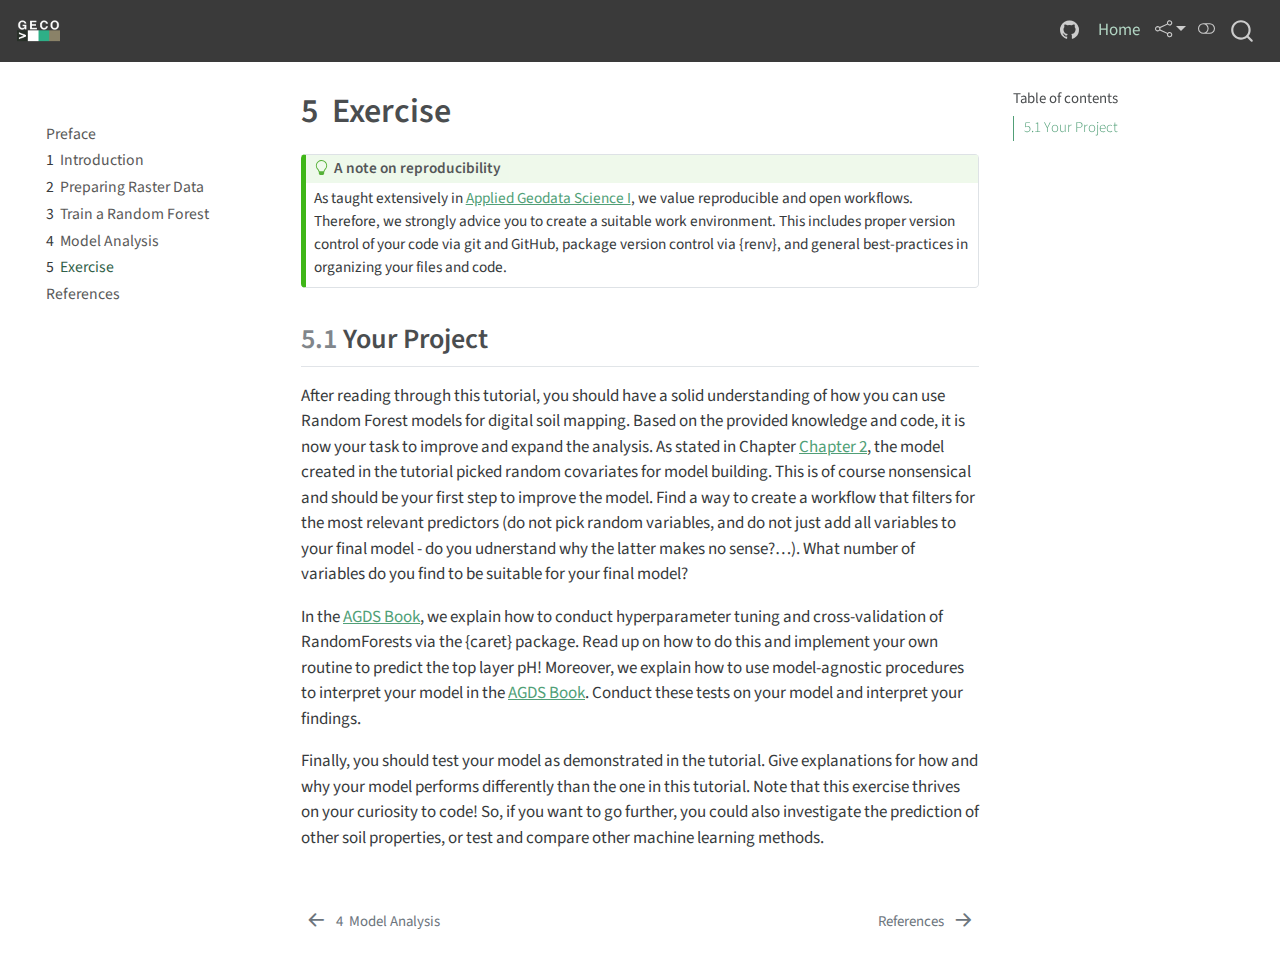
<file: 99-exercise.html>
<!DOCTYPE html>
<html xmlns="http://www.w3.org/1999/xhtml" lang="en" xml:lang="en"><head>

<meta charset="utf-8">
<meta name="generator" content="quarto-1.3.450">

<meta name="viewport" content="width=device-width, initial-scale=1.0, user-scalable=yes">


<title>AGDS 2: Digital Soil Mapping - 5&nbsp; Exercise</title>
<style>
code{white-space: pre-wrap;}
span.smallcaps{font-variant: small-caps;}
div.columns{display: flex; gap: min(4vw, 1.5em);}
div.column{flex: auto; overflow-x: auto;}
div.hanging-indent{margin-left: 1.5em; text-indent: -1.5em;}
ul.task-list{list-style: none;}
ul.task-list li input[type="checkbox"] {
  width: 0.8em;
  margin: 0 0.8em 0.2em -1em; /* quarto-specific, see https://github.com/quarto-dev/quarto-cli/issues/4556 */ 
  vertical-align: middle;
}
</style>


<script src="site_libs/quarto-nav/quarto-nav.js"></script>
<script src="site_libs/quarto-nav/headroom.min.js"></script>
<script src="site_libs/clipboard/clipboard.min.js"></script>
<script src="site_libs/quarto-search/autocomplete.umd.js"></script>
<script src="site_libs/quarto-search/fuse.min.js"></script>
<script src="site_libs/quarto-search/quarto-search.js"></script>
<meta name="quarto:offset" content="./">
<link href="./references.html" rel="next">
<link href="./04-model_test.html" rel="prev">
<link href="./figures/favicon.ico" rel="icon">
<script src="site_libs/quarto-html/quarto.js"></script>
<script src="site_libs/quarto-html/popper.min.js"></script>
<script src="site_libs/quarto-html/tippy.umd.min.js"></script>
<script src="site_libs/quarto-html/anchor.min.js"></script>
<link href="site_libs/quarto-html/tippy.css" rel="stylesheet">
<link href="site_libs/quarto-html/quarto-syntax-highlighting.css" rel="stylesheet" class="quarto-color-scheme" id="quarto-text-highlighting-styles">
<link href="site_libs/quarto-html/quarto-syntax-highlighting-dark.css" rel="prefetch" class="quarto-color-scheme quarto-color-alternate" id="quarto-text-highlighting-styles">
<script src="site_libs/bootstrap/bootstrap.min.js"></script>
<link href="site_libs/bootstrap/bootstrap-icons.css" rel="stylesheet">
<link href="site_libs/bootstrap/bootstrap.min.css" rel="stylesheet" class="quarto-color-scheme" id="quarto-bootstrap" data-mode="light">
<link href="site_libs/bootstrap/bootstrap-dark.min.css" rel="prefetch" class="quarto-color-scheme quarto-color-alternate" id="quarto-bootstrap" data-mode="dark">
<script id="quarto-search-options" type="application/json">{
  "location": "navbar",
  "copy-button": false,
  "collapse-after": 3,
  "panel-placement": "end",
  "type": "overlay",
  "limit": 20,
  "language": {
    "search-no-results-text": "No results",
    "search-matching-documents-text": "matching documents",
    "search-copy-link-title": "Copy link to search",
    "search-hide-matches-text": "Hide additional matches",
    "search-more-match-text": "more match in this document",
    "search-more-matches-text": "more matches in this document",
    "search-clear-button-title": "Clear",
    "search-detached-cancel-button-title": "Cancel",
    "search-submit-button-title": "Submit",
    "search-label": "Search"
  }
}</script>


<meta name="twitter:title" content="AGDS 2: Digital Soil Mapping - 5&nbsp; Exercise">
<meta name="twitter:description" content="">
<meta name="twitter:card" content="summary">
</head>

<body class="nav-sidebar floating nav-fixed">

<div id="quarto-search-results"></div>
  <header id="quarto-header" class="headroom fixed-top">
    <nav class="navbar navbar-expand-lg navbar-dark ">
      <div class="navbar-container container-fluid">
      <div class="navbar-brand-container">
    <a href="./index.html" class="navbar-brand navbar-brand-logo">
    <img src="./images/logo.png" alt="" class="navbar-logo">
    </a>
    <a class="navbar-brand" href="./index.html">
    <span class="navbar-title"></span>
    </a>
  </div>
            <div id="quarto-search" class="" title="Search"></div>
          <button class="navbar-toggler" type="button" data-bs-toggle="collapse" data-bs-target="#navbarCollapse" aria-controls="navbarCollapse" aria-expanded="false" aria-label="Toggle navigation" onclick="if (window.quartoToggleHeadroom) { window.quartoToggleHeadroom(); }">
  <span class="navbar-toggler-icon"></span>
</button>
          <div class="collapse navbar-collapse" id="navbarCollapse">
            <ul class="navbar-nav navbar-nav-scroll ms-auto">
  <li class="nav-item compact">
    <a class="nav-link" href="https://github.com/padasch/digital_soil_mapping" rel="" target=""><i class="bi bi-github" role="img" aria-label="GitHub">
</i> 
 <span class="menu-text"></span></a>
  </li>  
  <li class="nav-item">
    <a class="nav-link active" href="./index.html" rel="" target="" aria-current="page">
 <span class="menu-text">Home</span></a>
  </li>  
</ul>
            <div class="quarto-navbar-tools">
    <div class="dropdown">
      <a href="" title="Share" id="quarto-navigation-tool-dropdown-0" class="quarto-navigation-tool dropdown-toggle px-1" data-bs-toggle="dropdown" aria-expanded="false" aria-label="Share"><i class="bi bi-share"></i></a>
      <ul class="dropdown-menu dropdown-menu-end" aria-labelledby="quarto-navigation-tool-dropdown-0">
          <li>
            <a class="dropdown-item quarto-navbar-tools-item" href="https://twitter.com/intent/tweet?url=|url|">
              <i class="bi bi-bi-twitter pe-1"></i>
            Twitter
            </a>
          </li>
          <li>
            <a class="dropdown-item quarto-navbar-tools-item" href="https://www.facebook.com/sharer/sharer.php?u=|url|">
              <i class="bi bi-bi-facebook pe-1"></i>
            Facebook
            </a>
          </li>
      </ul>
    </div>
  <a href="" class="quarto-color-scheme-toggle quarto-navigation-tool  px-1" onclick="window.quartoToggleColorScheme(); return false;" title="Toggle dark mode"><i class="bi"></i></a>
</div>
          </div> <!-- /navcollapse -->
      </div> <!-- /container-fluid -->
    </nav>
  <nav class="quarto-secondary-nav">
    <div class="container-fluid d-flex">
      <button type="button" class="quarto-btn-toggle btn" data-bs-toggle="collapse" data-bs-target="#quarto-sidebar,#quarto-sidebar-glass" aria-controls="quarto-sidebar" aria-expanded="false" aria-label="Toggle sidebar navigation" onclick="if (window.quartoToggleHeadroom) { window.quartoToggleHeadroom(); }">
        <i class="bi bi-layout-text-sidebar-reverse"></i>
      </button>
      <nav class="quarto-page-breadcrumbs" aria-label="breadcrumb"><ol class="breadcrumb"><li class="breadcrumb-item"><a href="./99-exercise.html"><span class="chapter-number">5</span>&nbsp; <span class="chapter-title">Exercise</span></a></li></ol></nav>
      <a class="flex-grow-1" role="button" data-bs-toggle="collapse" data-bs-target="#quarto-sidebar,#quarto-sidebar-glass" aria-controls="quarto-sidebar" aria-expanded="false" aria-label="Toggle sidebar navigation" onclick="if (window.quartoToggleHeadroom) { window.quartoToggleHeadroom(); }">      
      </a>
      <button type="button" class="btn quarto-search-button" aria-label="" onclick="window.quartoOpenSearch();">
        <i class="bi bi-search"></i>
      </button>
    </div>
  </nav>
</header>
<!-- content -->
<div id="quarto-content" class="quarto-container page-columns page-rows-contents page-layout-article page-navbar">
<!-- sidebar -->
  <nav id="quarto-sidebar" class="sidebar collapse collapse-horizontal sidebar-navigation floating overflow-auto">
        <div class="mt-2 flex-shrink-0 align-items-center">
        <div class="sidebar-search">
        <div id="quarto-search" class="" title="Search"></div>
        </div>
        </div>
    <div class="sidebar-menu-container"> 
    <ul class="list-unstyled mt-1">
        <li class="sidebar-item">
  <div class="sidebar-item-container"> 
  <a href="./index.html" class="sidebar-item-text sidebar-link">
 <span class="menu-text">Preface</span></a>
  </div>
</li>
        <li class="sidebar-item">
  <div class="sidebar-item-container"> 
  <a href="./01-introduction.html" class="sidebar-item-text sidebar-link">
 <span class="menu-text"><span class="chapter-number">1</span>&nbsp; <span class="chapter-title">Introduction</span></span></a>
  </div>
</li>
        <li class="sidebar-item">
  <div class="sidebar-item-container"> 
  <a href="./02-data_preparation.html" class="sidebar-item-text sidebar-link">
 <span class="menu-text"><span class="chapter-number">2</span>&nbsp; <span class="chapter-title">Preparing Raster Data</span></span></a>
  </div>
</li>
        <li class="sidebar-item">
  <div class="sidebar-item-container"> 
  <a href="./03-model_training.html" class="sidebar-item-text sidebar-link">
 <span class="menu-text"><span class="chapter-number">3</span>&nbsp; <span class="chapter-title">Train a Random Forest</span></span></a>
  </div>
</li>
        <li class="sidebar-item">
  <div class="sidebar-item-container"> 
  <a href="./04-model_test.html" class="sidebar-item-text sidebar-link">
 <span class="menu-text"><span class="chapter-number">4</span>&nbsp; <span class="chapter-title">Model Analysis</span></span></a>
  </div>
</li>
        <li class="sidebar-item">
  <div class="sidebar-item-container"> 
  <a href="./99-exercise.html" class="sidebar-item-text sidebar-link active">
 <span class="menu-text"><span class="chapter-number">5</span>&nbsp; <span class="chapter-title">Exercise</span></span></a>
  </div>
</li>
        <li class="sidebar-item">
  <div class="sidebar-item-container"> 
  <a href="./references.html" class="sidebar-item-text sidebar-link">
 <span class="menu-text">References</span></a>
  </div>
</li>
    </ul>
    </div>
</nav>
<div id="quarto-sidebar-glass" data-bs-toggle="collapse" data-bs-target="#quarto-sidebar,#quarto-sidebar-glass"></div>
<!-- margin-sidebar -->
    <div id="quarto-margin-sidebar" class="sidebar margin-sidebar">
        <nav id="TOC" role="doc-toc" class="toc-active">
    <h2 id="toc-title">Table of contents</h2>
   
  <ul>
  <li><a href="#your-project" id="toc-your-project" class="nav-link active" data-scroll-target="#your-project"><span class="header-section-number">5.1</span> Your Project</a></li>
  </ul>
</nav>
    </div>
<!-- main -->
<main class="content" id="quarto-document-content">

<header id="title-block-header" class="quarto-title-block default">
<div class="quarto-title">
<h1 class="title"><span id="sec-exercise" class="quarto-section-identifier"><span class="chapter-number">5</span>&nbsp; <span class="chapter-title">Exercise</span></span></h1>
</div>



<div class="quarto-title-meta">

    
  
    
  </div>
  

</header>

<div class="callout callout-style-default callout-tip callout-titled">
<div class="callout-header d-flex align-content-center">
<div class="callout-icon-container">
<i class="callout-icon"></i>
</div>
<div class="callout-title-container flex-fill">
A note on reproducibility
</div>
</div>
<div class="callout-body-container callout-body">
<p>As taught extensively in <a href="https://geco-bern.github.io/agds/">Applied Geodata Science I</a>, we value reproducible and open workflows. Therefore, we strongly advice you to create a suitable work environment. This includes proper version control of your code via git and GitHub, package version control via {renv}, and general best-practices in organizing your files and code.</p>
</div>
</div>
<section id="your-project" class="level2" data-number="5.1">
<h2 data-number="5.1" class="anchored" data-anchor-id="your-project"><span class="header-section-number">5.1</span> Your Project</h2>
<p>After reading through this tutorial, you should have a solid understanding of how you can use Random Forest models for digital soil mapping. Based on the provided knowledge and code, it is now your task to improve and expand the analysis. As stated in Chapter <a href="02-data_preparation.html"><span>Chapter&nbsp;2</span></a>, the model created in the tutorial picked random covariates for model building. This is of course nonsensical and should be your first step to improve the model. Find a way to create a workflow that filters for the most relevant predictors (do not pick random variables, and do not just add all variables to your final model - do you udnerstand why the latter makes no sense?…). What number of variables do you find to be suitable for your final model?</p>
<p>In the <a href="https://geco-bern.github.io/agds/">AGDS Book</a>, we explain how to conduct hyperparameter tuning and cross-validation of RandomForests via the {caret} package. Read up on how to do this and implement your own routine to predict the top layer pH! Moreover, we explain how to use model-agnostic procedures to interpret your model in the <a href="https://geco-bern.github.io/agds/">AGDS Book</a>. Conduct these tests on your model and interpret your findings.</p>
<p>Finally, you should test your model as demonstrated in the tutorial. Give explanations for how and why your model performs differently than the one in this tutorial. Note that this exercise thrives on your curiosity to code! So, if you want to go further, you could also investigate the prediction of other soil properties, or test and compare other machine learning methods.</p>
<!--# ## Additional Exercises -->
<!--# ### Spatial Upscaling -->
<!--# In @sec-intro and @sec-dataprep, we touched on the topic of spatial auto-correlation. Re-read these sections and solve the problem below. -->
<!--# In the top half of Figure @fig-chessboard, there is a predicted land cover map based on a Random Forest model. The green circles are sampling locations where the land cover was classified by hand as for model training. The different colors denote different the covers. Comparing the prediction to the satellite image used for prediction, we see that, for example, agricultural land is in light green and urban structures are in red. -->
<!--# Now, we see that there is a lot of miss-classification happening here, and we see this chess-board pattern in the prediction map. Why is this happening? Find two causes of how the underlying data can lead to such miss-classification. -->
<!--# ```{=html} -->
<!--# <!--# Solution: -->
<!--# 1. Bad sampling scheme with not-evenly spread locations. Sampling scheme leads to spatially clustered training data. Model just predicts what is nearby and does not learn the information from the picture. -->
<!--# 2. Not using rotated coordinates as predictors leads to chess-board features. Model learned that there is dark forest to the east, light forest to the south, etc. -->
<!--# -->
<!--# ``` -->
<!--# ![Example for chess-board structured prediction map, taken from a GIS stackexchange [post](https://gis.stackexchange.com/questions/111932/classified-images-of-randomforest-classification-look-clustered).](images/chess_board_example.png){#fig-chessboard fig-align="center"} -->


</section>

</main> <!-- /main -->
<script id="quarto-html-after-body" type="application/javascript">
window.document.addEventListener("DOMContentLoaded", function (event) {
  const toggleBodyColorMode = (bsSheetEl) => {
    const mode = bsSheetEl.getAttribute("data-mode");
    const bodyEl = window.document.querySelector("body");
    if (mode === "dark") {
      bodyEl.classList.add("quarto-dark");
      bodyEl.classList.remove("quarto-light");
    } else {
      bodyEl.classList.add("quarto-light");
      bodyEl.classList.remove("quarto-dark");
    }
  }
  const toggleBodyColorPrimary = () => {
    const bsSheetEl = window.document.querySelector("link#quarto-bootstrap");
    if (bsSheetEl) {
      toggleBodyColorMode(bsSheetEl);
    }
  }
  toggleBodyColorPrimary();  
  const disableStylesheet = (stylesheets) => {
    for (let i=0; i < stylesheets.length; i++) {
      const stylesheet = stylesheets[i];
      stylesheet.rel = 'prefetch';
    }
  }
  const enableStylesheet = (stylesheets) => {
    for (let i=0; i < stylesheets.length; i++) {
      const stylesheet = stylesheets[i];
      stylesheet.rel = 'stylesheet';
    }
  }
  const manageTransitions = (selector, allowTransitions) => {
    const els = window.document.querySelectorAll(selector);
    for (let i=0; i < els.length; i++) {
      const el = els[i];
      if (allowTransitions) {
        el.classList.remove('notransition');
      } else {
        el.classList.add('notransition');
      }
    }
  }
  const toggleColorMode = (alternate) => {
    // Switch the stylesheets
    const alternateStylesheets = window.document.querySelectorAll('link.quarto-color-scheme.quarto-color-alternate');
    manageTransitions('#quarto-margin-sidebar .nav-link', false);
    if (alternate) {
      enableStylesheet(alternateStylesheets);
      for (const sheetNode of alternateStylesheets) {
        if (sheetNode.id === "quarto-bootstrap") {
          toggleBodyColorMode(sheetNode);
        }
      }
    } else {
      disableStylesheet(alternateStylesheets);
      toggleBodyColorPrimary();
    }
    manageTransitions('#quarto-margin-sidebar .nav-link', true);
    // Switch the toggles
    const toggles = window.document.querySelectorAll('.quarto-color-scheme-toggle');
    for (let i=0; i < toggles.length; i++) {
      const toggle = toggles[i];
      if (toggle) {
        if (alternate) {
          toggle.classList.add("alternate");     
        } else {
          toggle.classList.remove("alternate");
        }
      }
    }
    // Hack to workaround the fact that safari doesn't
    // properly recolor the scrollbar when toggling (#1455)
    if (navigator.userAgent.indexOf('Safari') > 0 && navigator.userAgent.indexOf('Chrome') == -1) {
      manageTransitions("body", false);
      window.scrollTo(0, 1);
      setTimeout(() => {
        window.scrollTo(0, 0);
        manageTransitions("body", true);
      }, 40);  
    }
  }
  const isFileUrl = () => { 
    return window.location.protocol === 'file:';
  }
  const hasAlternateSentinel = () => {  
    let styleSentinel = getColorSchemeSentinel();
    if (styleSentinel !== null) {
      return styleSentinel === "alternate";
    } else {
      return false;
    }
  }
  const setStyleSentinel = (alternate) => {
    const value = alternate ? "alternate" : "default";
    if (!isFileUrl()) {
      window.localStorage.setItem("quarto-color-scheme", value);
    } else {
      localAlternateSentinel = value;
    }
  }
  const getColorSchemeSentinel = () => {
    if (!isFileUrl()) {
      const storageValue = window.localStorage.getItem("quarto-color-scheme");
      return storageValue != null ? storageValue : localAlternateSentinel;
    } else {
      return localAlternateSentinel;
    }
  }
  let localAlternateSentinel = 'default';
  // Dark / light mode switch
  window.quartoToggleColorScheme = () => {
    // Read the current dark / light value 
    let toAlternate = !hasAlternateSentinel();
    toggleColorMode(toAlternate);
    setStyleSentinel(toAlternate);
  };
  // Ensure there is a toggle, if there isn't float one in the top right
  if (window.document.querySelector('.quarto-color-scheme-toggle') === null) {
    const a = window.document.createElement('a');
    a.classList.add('top-right');
    a.classList.add('quarto-color-scheme-toggle');
    a.href = "";
    a.onclick = function() { try { window.quartoToggleColorScheme(); } catch {} return false; };
    const i = window.document.createElement("i");
    i.classList.add('bi');
    a.appendChild(i);
    window.document.body.appendChild(a);
  }
  // Switch to dark mode if need be
  if (hasAlternateSentinel()) {
    toggleColorMode(true);
  } else {
    toggleColorMode(false);
  }
  const icon = "";
  const anchorJS = new window.AnchorJS();
  anchorJS.options = {
    placement: 'right',
    icon: icon
  };
  anchorJS.add('.anchored');
  const isCodeAnnotation = (el) => {
    for (const clz of el.classList) {
      if (clz.startsWith('code-annotation-')) {                     
        return true;
      }
    }
    return false;
  }
  const clipboard = new window.ClipboardJS('.code-copy-button', {
    text: function(trigger) {
      const codeEl = trigger.previousElementSibling.cloneNode(true);
      for (const childEl of codeEl.children) {
        if (isCodeAnnotation(childEl)) {
          childEl.remove();
        }
      }
      return codeEl.innerText;
    }
  });
  clipboard.on('success', function(e) {
    // button target
    const button = e.trigger;
    // don't keep focus
    button.blur();
    // flash "checked"
    button.classList.add('code-copy-button-checked');
    var currentTitle = button.getAttribute("title");
    button.setAttribute("title", "Copied!");
    let tooltip;
    if (window.bootstrap) {
      button.setAttribute("data-bs-toggle", "tooltip");
      button.setAttribute("data-bs-placement", "left");
      button.setAttribute("data-bs-title", "Copied!");
      tooltip = new bootstrap.Tooltip(button, 
        { trigger: "manual", 
          customClass: "code-copy-button-tooltip",
          offset: [0, -8]});
      tooltip.show();    
    }
    setTimeout(function() {
      if (tooltip) {
        tooltip.hide();
        button.removeAttribute("data-bs-title");
        button.removeAttribute("data-bs-toggle");
        button.removeAttribute("data-bs-placement");
      }
      button.setAttribute("title", currentTitle);
      button.classList.remove('code-copy-button-checked');
    }, 1000);
    // clear code selection
    e.clearSelection();
  });
  function tippyHover(el, contentFn) {
    const config = {
      allowHTML: true,
      content: contentFn,
      maxWidth: 500,
      delay: 100,
      arrow: false,
      appendTo: function(el) {
          return el.parentElement;
      },
      interactive: true,
      interactiveBorder: 10,
      theme: 'quarto',
      placement: 'bottom-start'
    };
    window.tippy(el, config); 
  }
  const noterefs = window.document.querySelectorAll('a[role="doc-noteref"]');
  for (var i=0; i<noterefs.length; i++) {
    const ref = noterefs[i];
    tippyHover(ref, function() {
      // use id or data attribute instead here
      let href = ref.getAttribute('data-footnote-href') || ref.getAttribute('href');
      try { href = new URL(href).hash; } catch {}
      const id = href.replace(/^#\/?/, "");
      const note = window.document.getElementById(id);
      return note.innerHTML;
    });
  }
      let selectedAnnoteEl;
      const selectorForAnnotation = ( cell, annotation) => {
        let cellAttr = 'data-code-cell="' + cell + '"';
        let lineAttr = 'data-code-annotation="' +  annotation + '"';
        const selector = 'span[' + cellAttr + '][' + lineAttr + ']';
        return selector;
      }
      const selectCodeLines = (annoteEl) => {
        const doc = window.document;
        const targetCell = annoteEl.getAttribute("data-target-cell");
        const targetAnnotation = annoteEl.getAttribute("data-target-annotation");
        const annoteSpan = window.document.querySelector(selectorForAnnotation(targetCell, targetAnnotation));
        const lines = annoteSpan.getAttribute("data-code-lines").split(",");
        const lineIds = lines.map((line) => {
          return targetCell + "-" + line;
        })
        let top = null;
        let height = null;
        let parent = null;
        if (lineIds.length > 0) {
            //compute the position of the single el (top and bottom and make a div)
            const el = window.document.getElementById(lineIds[0]);
            top = el.offsetTop;
            height = el.offsetHeight;
            parent = el.parentElement.parentElement;
          if (lineIds.length > 1) {
            const lastEl = window.document.getElementById(lineIds[lineIds.length - 1]);
            const bottom = lastEl.offsetTop + lastEl.offsetHeight;
            height = bottom - top;
          }
          if (top !== null && height !== null && parent !== null) {
            // cook up a div (if necessary) and position it 
            let div = window.document.getElementById("code-annotation-line-highlight");
            if (div === null) {
              div = window.document.createElement("div");
              div.setAttribute("id", "code-annotation-line-highlight");
              div.style.position = 'absolute';
              parent.appendChild(div);
            }
            div.style.top = top - 2 + "px";
            div.style.height = height + 4 + "px";
            let gutterDiv = window.document.getElementById("code-annotation-line-highlight-gutter");
            if (gutterDiv === null) {
              gutterDiv = window.document.createElement("div");
              gutterDiv.setAttribute("id", "code-annotation-line-highlight-gutter");
              gutterDiv.style.position = 'absolute';
              const codeCell = window.document.getElementById(targetCell);
              const gutter = codeCell.querySelector('.code-annotation-gutter');
              gutter.appendChild(gutterDiv);
            }
            gutterDiv.style.top = top - 2 + "px";
            gutterDiv.style.height = height + 4 + "px";
          }
          selectedAnnoteEl = annoteEl;
        }
      };
      const unselectCodeLines = () => {
        const elementsIds = ["code-annotation-line-highlight", "code-annotation-line-highlight-gutter"];
        elementsIds.forEach((elId) => {
          const div = window.document.getElementById(elId);
          if (div) {
            div.remove();
          }
        });
        selectedAnnoteEl = undefined;
      };
      // Attach click handler to the DT
      const annoteDls = window.document.querySelectorAll('dt[data-target-cell]');
      for (const annoteDlNode of annoteDls) {
        annoteDlNode.addEventListener('click', (event) => {
          const clickedEl = event.target;
          if (clickedEl !== selectedAnnoteEl) {
            unselectCodeLines();
            const activeEl = window.document.querySelector('dt[data-target-cell].code-annotation-active');
            if (activeEl) {
              activeEl.classList.remove('code-annotation-active');
            }
            selectCodeLines(clickedEl);
            clickedEl.classList.add('code-annotation-active');
          } else {
            // Unselect the line
            unselectCodeLines();
            clickedEl.classList.remove('code-annotation-active');
          }
        });
      }
  const findCites = (el) => {
    const parentEl = el.parentElement;
    if (parentEl) {
      const cites = parentEl.dataset.cites;
      if (cites) {
        return {
          el,
          cites: cites.split(' ')
        };
      } else {
        return findCites(el.parentElement)
      }
    } else {
      return undefined;
    }
  };
  var bibliorefs = window.document.querySelectorAll('a[role="doc-biblioref"]');
  for (var i=0; i<bibliorefs.length; i++) {
    const ref = bibliorefs[i];
    const citeInfo = findCites(ref);
    if (citeInfo) {
      tippyHover(citeInfo.el, function() {
        var popup = window.document.createElement('div');
        citeInfo.cites.forEach(function(cite) {
          var citeDiv = window.document.createElement('div');
          citeDiv.classList.add('hanging-indent');
          citeDiv.classList.add('csl-entry');
          var biblioDiv = window.document.getElementById('ref-' + cite);
          if (biblioDiv) {
            citeDiv.innerHTML = biblioDiv.innerHTML;
          }
          popup.appendChild(citeDiv);
        });
        return popup.innerHTML;
      });
    }
  }
});
</script>
<nav class="page-navigation">
  <div class="nav-page nav-page-previous">
      <a href="./04-model_test.html" class="pagination-link">
        <i class="bi bi-arrow-left-short"></i> <span class="nav-page-text"><span class="chapter-number">4</span>&nbsp; <span class="chapter-title">Model Analysis</span></span>
      </a>          
  </div>
  <div class="nav-page nav-page-next">
      <a href="./references.html" class="pagination-link">
        <span class="nav-page-text">References</span> <i class="bi bi-arrow-right-short"></i>
      </a>
  </div>
</nav>
</div> <!-- /content -->



</body></html>
</file>
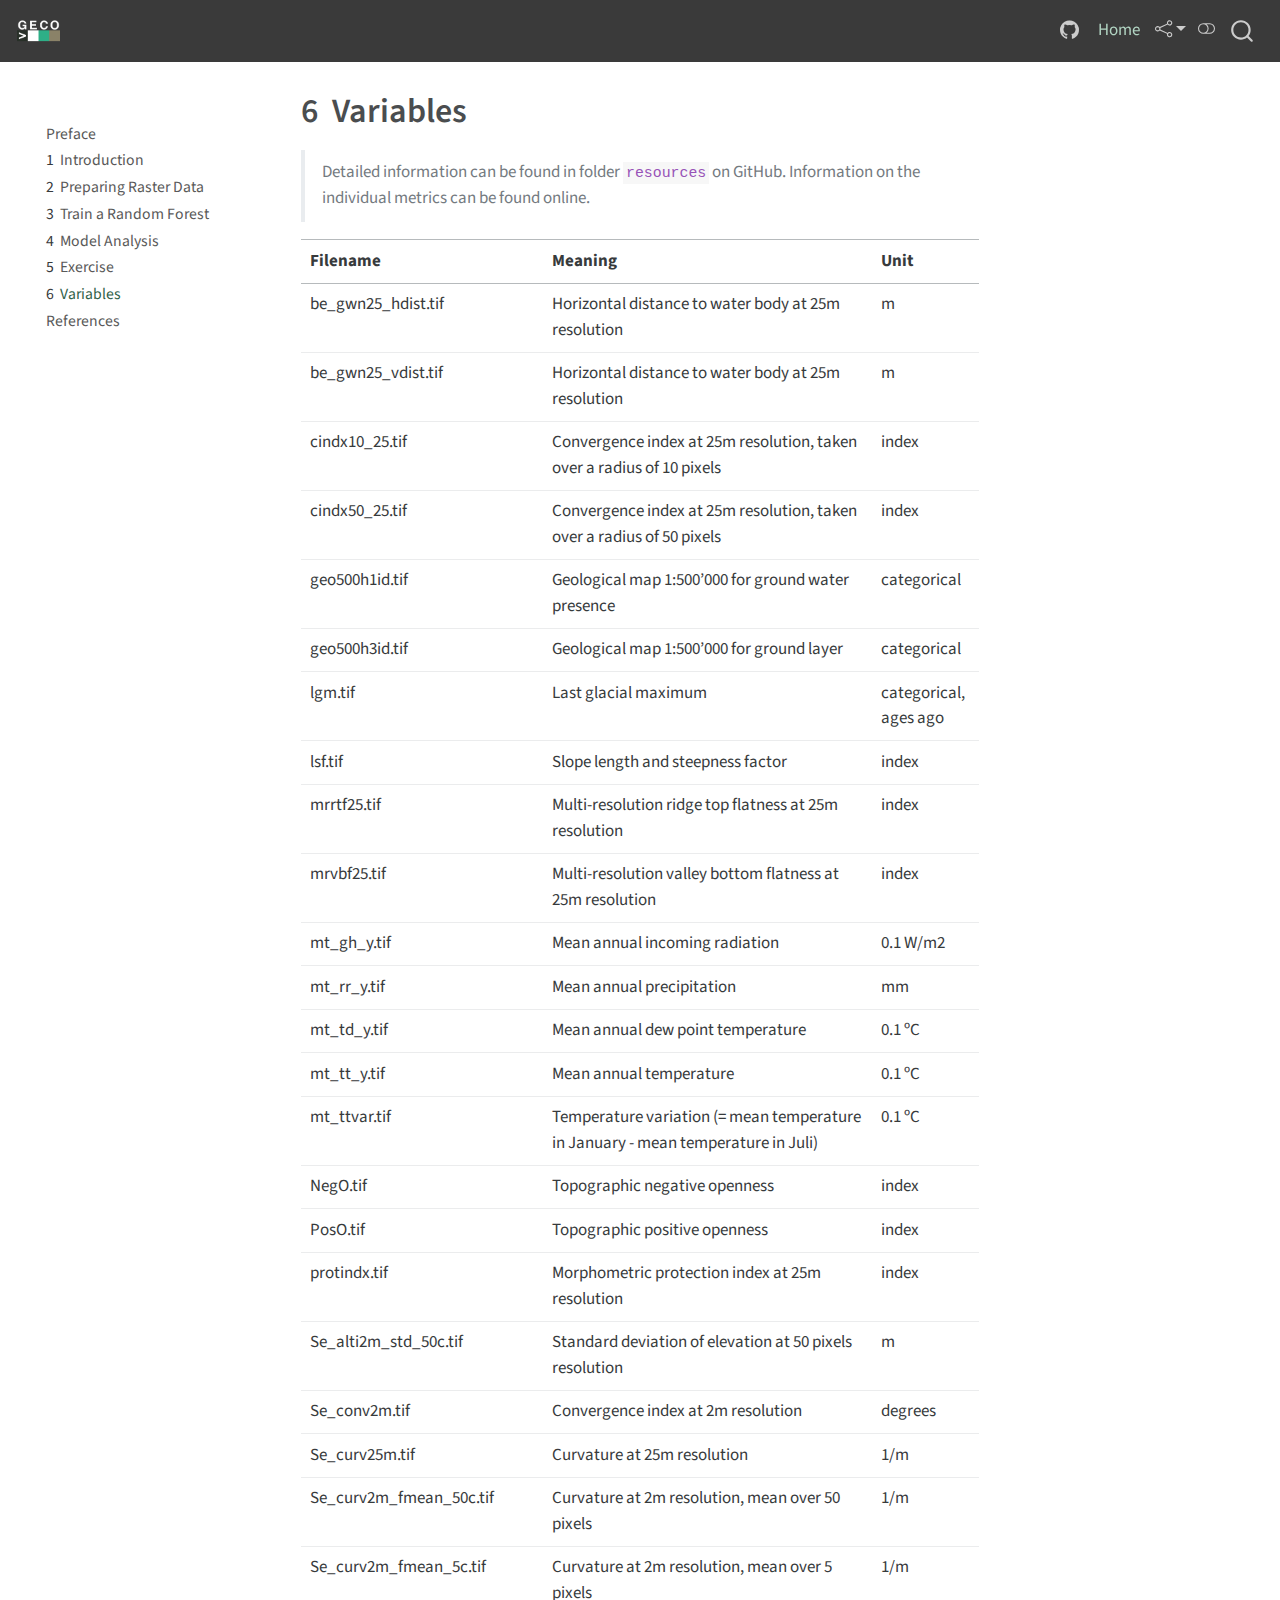
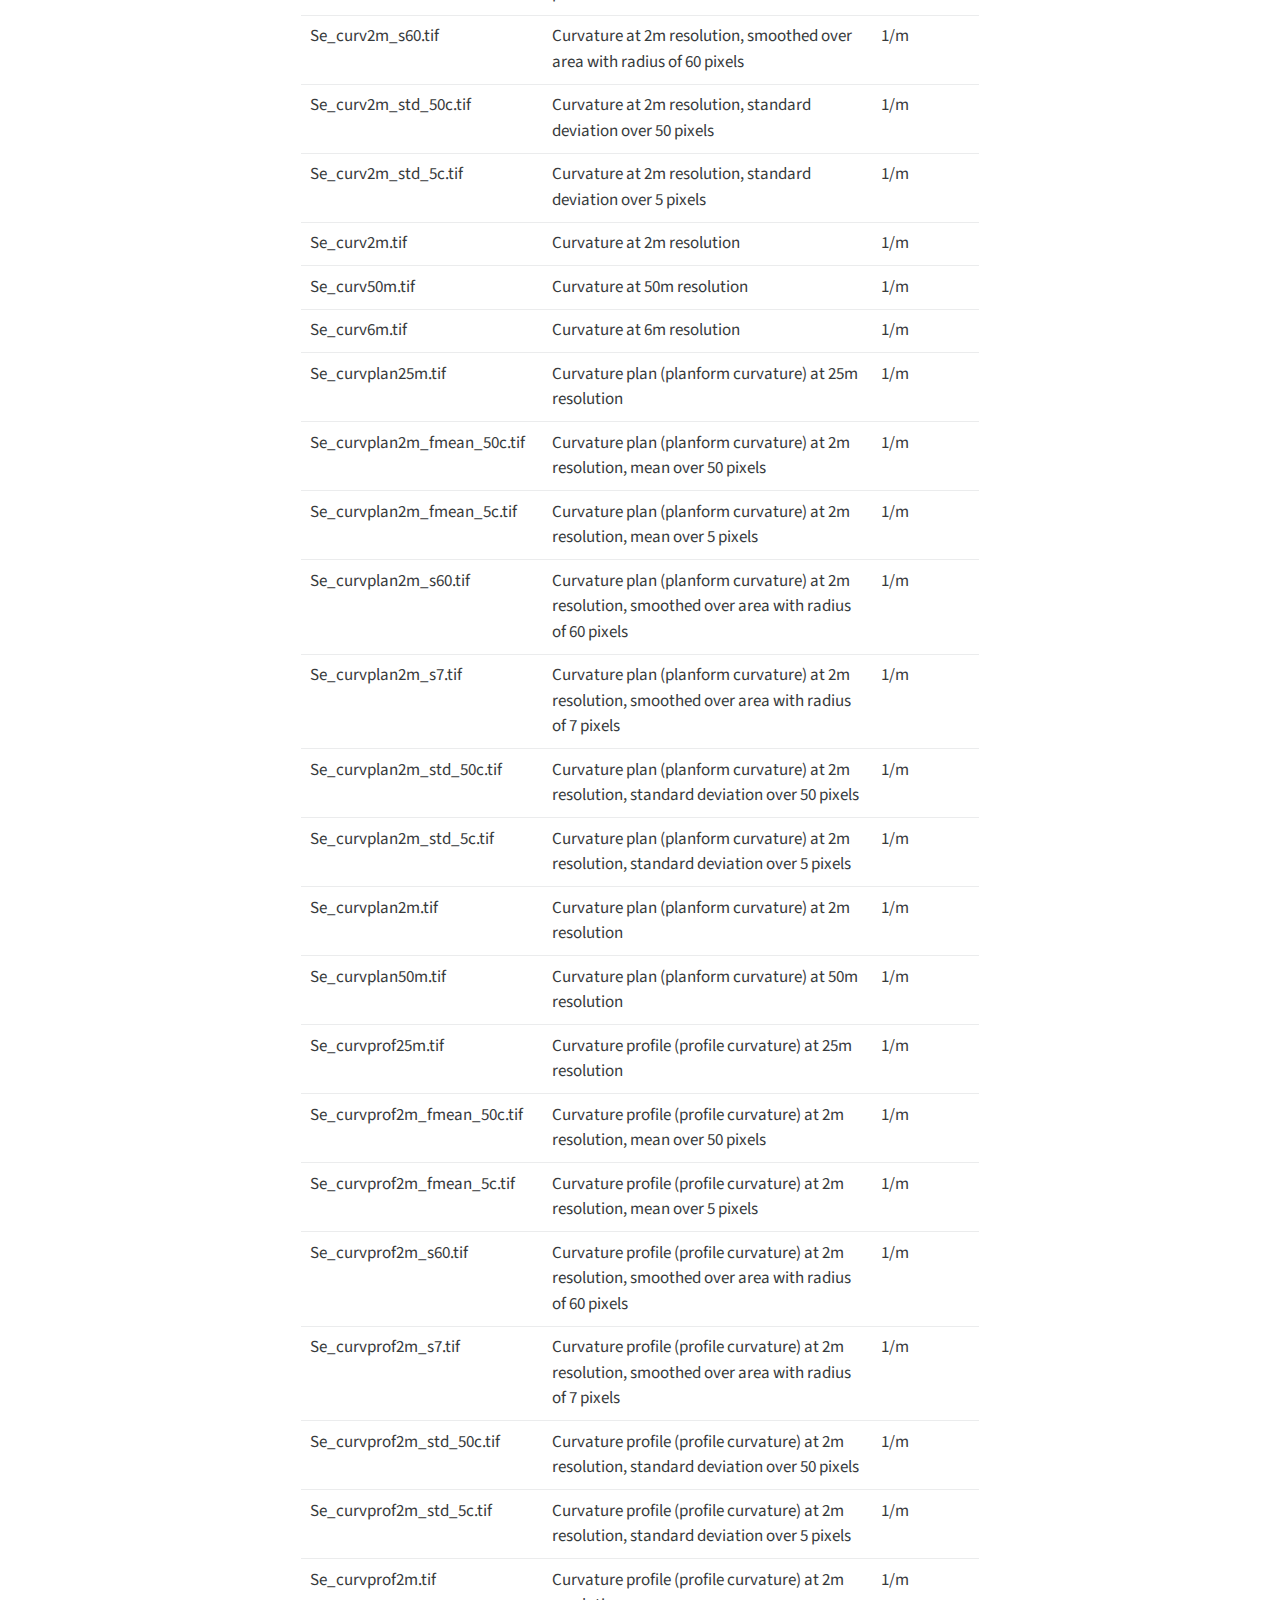
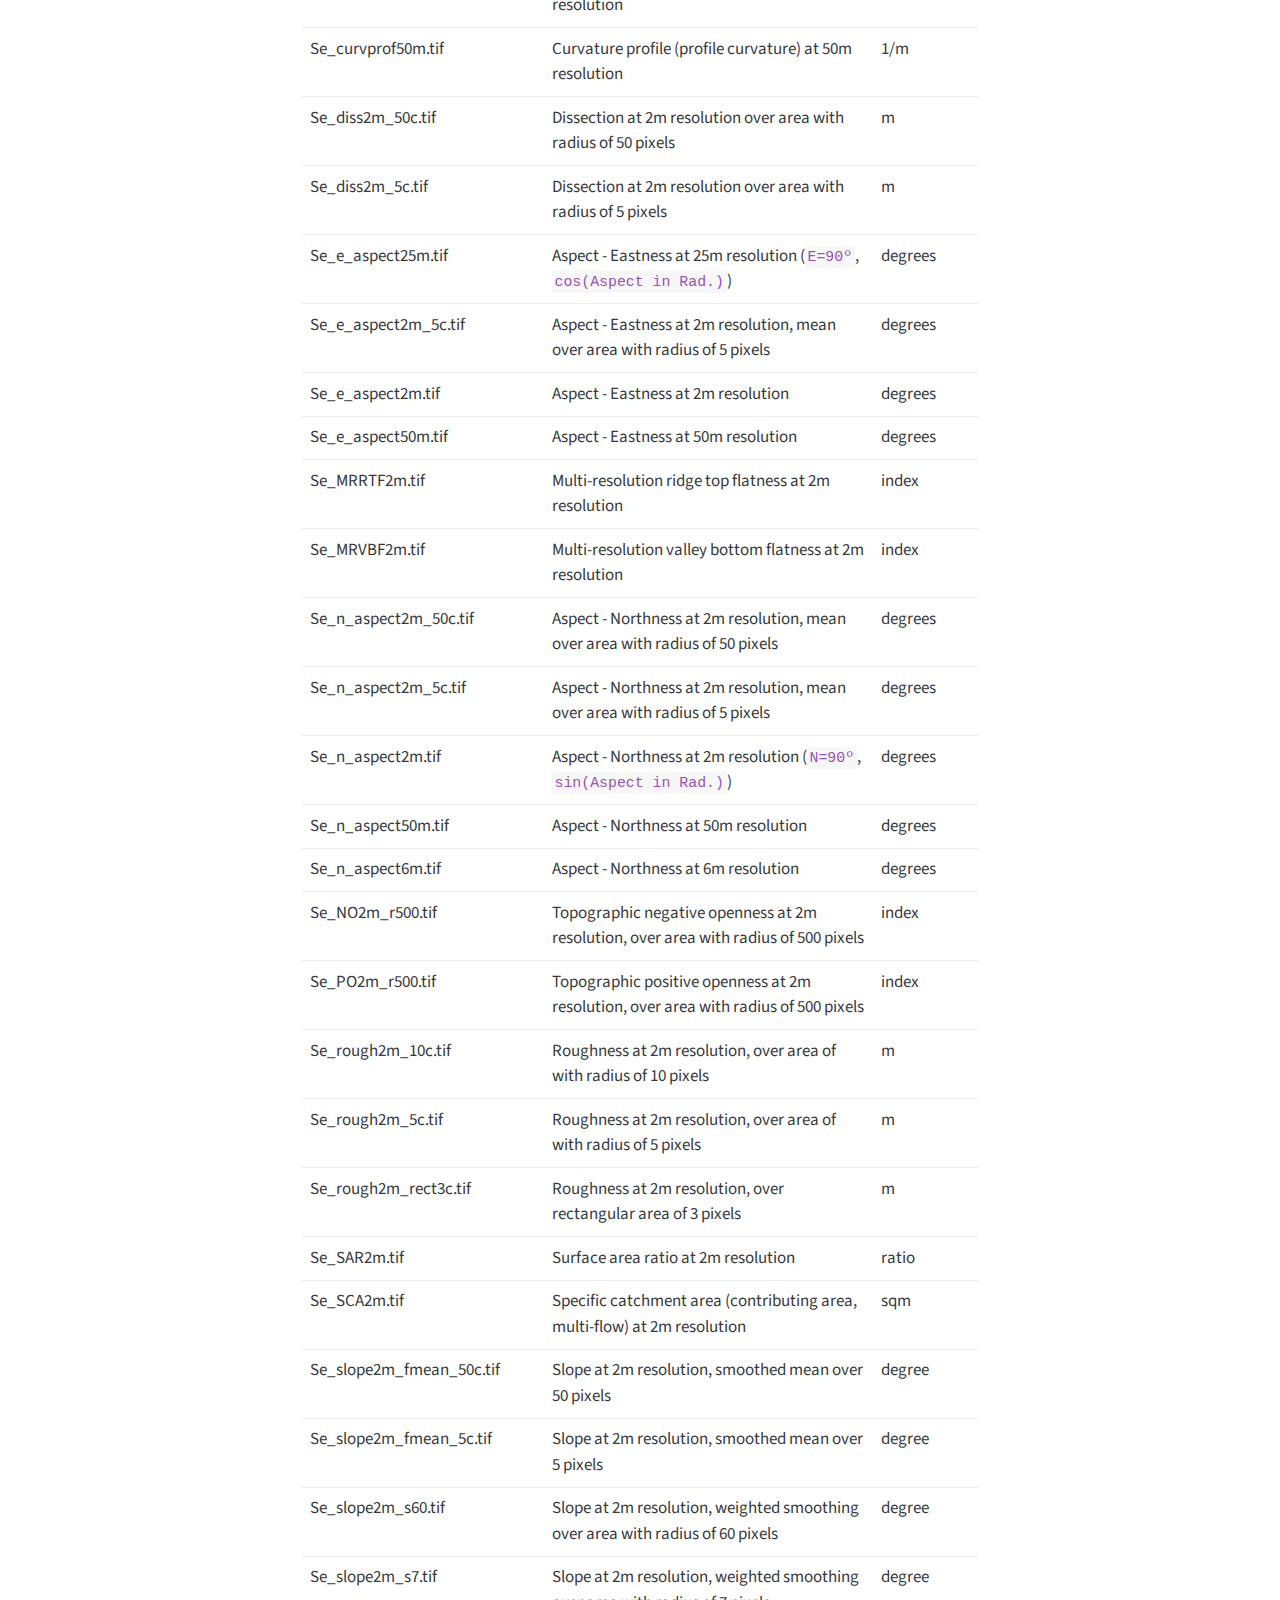
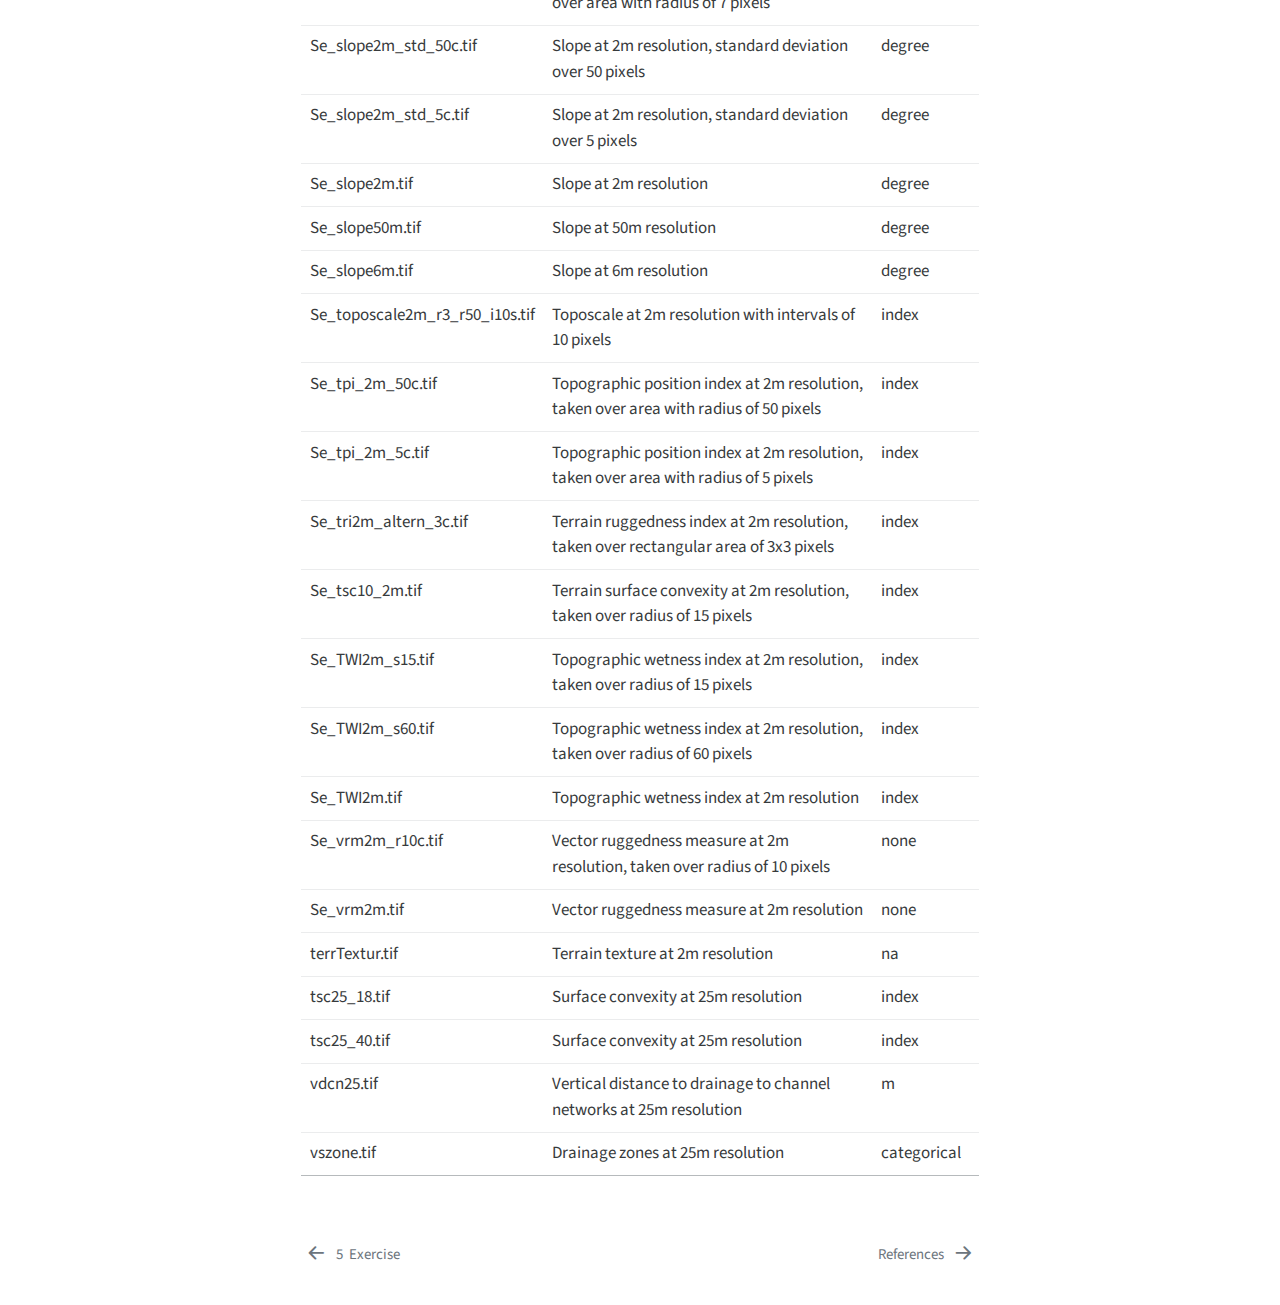
<file: 99-variables.html>
<!DOCTYPE html>
<html xmlns="http://www.w3.org/1999/xhtml" lang="en" xml:lang="en"><head>

<meta charset="utf-8">
<meta name="generator" content="quarto-1.3.450">

<meta name="viewport" content="width=device-width, initial-scale=1.0, user-scalable=yes">


<title>AGDS 2: Digital Soil Mapping - 6&nbsp; Variables</title>
<style>
code{white-space: pre-wrap;}
span.smallcaps{font-variant: small-caps;}
div.columns{display: flex; gap: min(4vw, 1.5em);}
div.column{flex: auto; overflow-x: auto;}
div.hanging-indent{margin-left: 1.5em; text-indent: -1.5em;}
ul.task-list{list-style: none;}
ul.task-list li input[type="checkbox"] {
  width: 0.8em;
  margin: 0 0.8em 0.2em -1em; /* quarto-specific, see https://github.com/quarto-dev/quarto-cli/issues/4556 */ 
  vertical-align: middle;
}
</style>


<script src="site_libs/quarto-nav/quarto-nav.js"></script>
<script src="site_libs/quarto-nav/headroom.min.js"></script>
<script src="site_libs/clipboard/clipboard.min.js"></script>
<script src="site_libs/quarto-search/autocomplete.umd.js"></script>
<script src="site_libs/quarto-search/fuse.min.js"></script>
<script src="site_libs/quarto-search/quarto-search.js"></script>
<meta name="quarto:offset" content="./">
<link href="./references.html" rel="next">
<link href="./99-exercise.html" rel="prev">
<link href="./figures/favicon.ico" rel="icon">
<script src="site_libs/quarto-html/quarto.js"></script>
<script src="site_libs/quarto-html/popper.min.js"></script>
<script src="site_libs/quarto-html/tippy.umd.min.js"></script>
<script src="site_libs/quarto-html/anchor.min.js"></script>
<link href="site_libs/quarto-html/tippy.css" rel="stylesheet">
<link href="site_libs/quarto-html/quarto-syntax-highlighting.css" rel="stylesheet" class="quarto-color-scheme" id="quarto-text-highlighting-styles">
<link href="site_libs/quarto-html/quarto-syntax-highlighting-dark.css" rel="prefetch" class="quarto-color-scheme quarto-color-alternate" id="quarto-text-highlighting-styles">
<script src="site_libs/bootstrap/bootstrap.min.js"></script>
<link href="site_libs/bootstrap/bootstrap-icons.css" rel="stylesheet">
<link href="site_libs/bootstrap/bootstrap.min.css" rel="stylesheet" class="quarto-color-scheme" id="quarto-bootstrap" data-mode="light">
<link href="site_libs/bootstrap/bootstrap-dark.min.css" rel="prefetch" class="quarto-color-scheme quarto-color-alternate" id="quarto-bootstrap" data-mode="dark">
<script id="quarto-search-options" type="application/json">{
  "location": "navbar",
  "copy-button": false,
  "collapse-after": 3,
  "panel-placement": "end",
  "type": "overlay",
  "limit": 20,
  "language": {
    "search-no-results-text": "No results",
    "search-matching-documents-text": "matching documents",
    "search-copy-link-title": "Copy link to search",
    "search-hide-matches-text": "Hide additional matches",
    "search-more-match-text": "more match in this document",
    "search-more-matches-text": "more matches in this document",
    "search-clear-button-title": "Clear",
    "search-detached-cancel-button-title": "Cancel",
    "search-submit-button-title": "Submit",
    "search-label": "Search"
  }
}</script>


<meta name="twitter:title" content="AGDS 2: Digital Soil Mapping - 6&nbsp; Variables">
<meta name="twitter:card" content="summary">
</head>

<body class="nav-sidebar floating nav-fixed">

<div id="quarto-search-results"></div>
  <header id="quarto-header" class="headroom fixed-top">
    <nav class="navbar navbar-expand-lg navbar-dark ">
      <div class="navbar-container container-fluid">
      <div class="navbar-brand-container">
    <a href="./index.html" class="navbar-brand navbar-brand-logo">
    <img src="./images/logo.png" alt="" class="navbar-logo">
    </a>
    <a class="navbar-brand" href="./index.html">
    <span class="navbar-title"></span>
    </a>
  </div>
            <div id="quarto-search" class="" title="Search"></div>
          <button class="navbar-toggler" type="button" data-bs-toggle="collapse" data-bs-target="#navbarCollapse" aria-controls="navbarCollapse" aria-expanded="false" aria-label="Toggle navigation" onclick="if (window.quartoToggleHeadroom) { window.quartoToggleHeadroom(); }">
  <span class="navbar-toggler-icon"></span>
</button>
          <div class="collapse navbar-collapse" id="navbarCollapse">
            <ul class="navbar-nav navbar-nav-scroll ms-auto">
  <li class="nav-item compact">
    <a class="nav-link" href="https://github.com/padasch/digital_soil_mapping" rel="" target=""><i class="bi bi-github" role="img" aria-label="GitHub">
</i> 
 <span class="menu-text"></span></a>
  </li>  
  <li class="nav-item">
    <a class="nav-link active" href="./index.html" rel="" target="" aria-current="page">
 <span class="menu-text">Home</span></a>
  </li>  
</ul>
            <div class="quarto-navbar-tools">
    <div class="dropdown">
      <a href="" title="Share" id="quarto-navigation-tool-dropdown-0" class="quarto-navigation-tool dropdown-toggle px-1" data-bs-toggle="dropdown" aria-expanded="false" aria-label="Share"><i class="bi bi-share"></i></a>
      <ul class="dropdown-menu dropdown-menu-end" aria-labelledby="quarto-navigation-tool-dropdown-0">
          <li>
            <a class="dropdown-item quarto-navbar-tools-item" href="https://twitter.com/intent/tweet?url=|url|">
              <i class="bi bi-bi-twitter pe-1"></i>
            Twitter
            </a>
          </li>
          <li>
            <a class="dropdown-item quarto-navbar-tools-item" href="https://www.facebook.com/sharer/sharer.php?u=|url|">
              <i class="bi bi-bi-facebook pe-1"></i>
            Facebook
            </a>
          </li>
      </ul>
    </div>
  <a href="" class="quarto-color-scheme-toggle quarto-navigation-tool  px-1" onclick="window.quartoToggleColorScheme(); return false;" title="Toggle dark mode"><i class="bi"></i></a>
</div>
          </div> <!-- /navcollapse -->
      </div> <!-- /container-fluid -->
    </nav>
  <nav class="quarto-secondary-nav">
    <div class="container-fluid d-flex">
      <button type="button" class="quarto-btn-toggle btn" data-bs-toggle="collapse" data-bs-target="#quarto-sidebar,#quarto-sidebar-glass" aria-controls="quarto-sidebar" aria-expanded="false" aria-label="Toggle sidebar navigation" onclick="if (window.quartoToggleHeadroom) { window.quartoToggleHeadroom(); }">
        <i class="bi bi-layout-text-sidebar-reverse"></i>
      </button>
      <nav class="quarto-page-breadcrumbs" aria-label="breadcrumb"><ol class="breadcrumb"><li class="breadcrumb-item"><a href="./99-variables.html"><span class="chapter-number">6</span>&nbsp; <span class="chapter-title">Variables</span></a></li></ol></nav>
      <a class="flex-grow-1" role="button" data-bs-toggle="collapse" data-bs-target="#quarto-sidebar,#quarto-sidebar-glass" aria-controls="quarto-sidebar" aria-expanded="false" aria-label="Toggle sidebar navigation" onclick="if (window.quartoToggleHeadroom) { window.quartoToggleHeadroom(); }">      
      </a>
      <button type="button" class="btn quarto-search-button" aria-label="" onclick="window.quartoOpenSearch();">
        <i class="bi bi-search"></i>
      </button>
    </div>
  </nav>
</header>
<!-- content -->
<div id="quarto-content" class="quarto-container page-columns page-rows-contents page-layout-article page-navbar">
<!-- sidebar -->
  <nav id="quarto-sidebar" class="sidebar collapse collapse-horizontal sidebar-navigation floating overflow-auto">
        <div class="mt-2 flex-shrink-0 align-items-center">
        <div class="sidebar-search">
        <div id="quarto-search" class="" title="Search"></div>
        </div>
        </div>
    <div class="sidebar-menu-container"> 
    <ul class="list-unstyled mt-1">
        <li class="sidebar-item">
  <div class="sidebar-item-container"> 
  <a href="./index.html" class="sidebar-item-text sidebar-link">
 <span class="menu-text">Preface</span></a>
  </div>
</li>
        <li class="sidebar-item">
  <div class="sidebar-item-container"> 
  <a href="./01-introduction.html" class="sidebar-item-text sidebar-link">
 <span class="menu-text"><span class="chapter-number">1</span>&nbsp; <span class="chapter-title">Introduction</span></span></a>
  </div>
</li>
        <li class="sidebar-item">
  <div class="sidebar-item-container"> 
  <a href="./02-data_preparation.html" class="sidebar-item-text sidebar-link">
 <span class="menu-text"><span class="chapter-number">2</span>&nbsp; <span class="chapter-title">Preparing Raster Data</span></span></a>
  </div>
</li>
        <li class="sidebar-item">
  <div class="sidebar-item-container"> 
  <a href="./03-model_training.html" class="sidebar-item-text sidebar-link">
 <span class="menu-text"><span class="chapter-number">3</span>&nbsp; <span class="chapter-title">Train a Random Forest</span></span></a>
  </div>
</li>
        <li class="sidebar-item">
  <div class="sidebar-item-container"> 
  <a href="./04-model_test.html" class="sidebar-item-text sidebar-link">
 <span class="menu-text"><span class="chapter-number">4</span>&nbsp; <span class="chapter-title">Model Analysis</span></span></a>
  </div>
</li>
        <li class="sidebar-item">
  <div class="sidebar-item-container"> 
  <a href="./99-exercise.html" class="sidebar-item-text sidebar-link">
 <span class="menu-text"><span class="chapter-number">5</span>&nbsp; <span class="chapter-title">Exercise</span></span></a>
  </div>
</li>
        <li class="sidebar-item">
  <div class="sidebar-item-container"> 
  <a href="./99-variables.html" class="sidebar-item-text sidebar-link active">
 <span class="menu-text"><span class="chapter-number">6</span>&nbsp; <span class="chapter-title">Variables</span></span></a>
  </div>
</li>
        <li class="sidebar-item">
  <div class="sidebar-item-container"> 
  <a href="./references.html" class="sidebar-item-text sidebar-link">
 <span class="menu-text">References</span></a>
  </div>
</li>
    </ul>
    </div>
</nav>
<div id="quarto-sidebar-glass" data-bs-toggle="collapse" data-bs-target="#quarto-sidebar,#quarto-sidebar-glass"></div>
<!-- margin-sidebar -->
    <div id="quarto-margin-sidebar" class="sidebar margin-sidebar">
        
    </div>
<!-- main -->
<main class="content" id="quarto-document-content">

<header id="title-block-header" class="quarto-title-block default">
<div class="quarto-title">
<h1 class="title"><span id="sec-variables" class="quarto-section-identifier"><span class="chapter-number">6</span>&nbsp; <span class="chapter-title">Variables</span></span></h1>
</div>



<div class="quarto-title-meta">

    
  
    
  </div>
  

</header>

<blockquote class="blockquote">
<p>Detailed information can be found in folder <code>resources</code> on GitHub. Information on the individual metrics can be found online.</p>
</blockquote>
<table class="table">
<colgroup>
<col style="width: 20%">
<col style="width: 62%">
<col style="width: 16%">
</colgroup>
<thead>
<tr class="header">
<th>Filename</th>
<th>Meaning</th>
<th>Unit</th>
</tr>
</thead>
<tbody>
<tr class="odd">
<td>be_gwn25_hdist.tif</td>
<td>Horizontal distance to water body at 25m resolution</td>
<td>m</td>
</tr>
<tr class="even">
<td>be_gwn25_vdist.tif</td>
<td>Horizontal distance to water body at 25m resolution</td>
<td>m</td>
</tr>
<tr class="odd">
<td>cindx10_25.tif</td>
<td>Convergence index at 25m resolution, taken over a radius of 10 pixels</td>
<td>index</td>
</tr>
<tr class="even">
<td>cindx50_25.tif</td>
<td>Convergence index at 25m resolution, taken over a radius of 50 pixels</td>
<td>index</td>
</tr>
<tr class="odd">
<td>geo500h1id.tif</td>
<td>Geological map 1:500’000 for ground water presence</td>
<td>categorical</td>
</tr>
<tr class="even">
<td>geo500h3id.tif</td>
<td>Geological map 1:500’000 for ground layer</td>
<td>categorical</td>
</tr>
<tr class="odd">
<td>lgm.tif</td>
<td>Last glacial maximum</td>
<td>categorical, ages ago</td>
</tr>
<tr class="even">
<td>lsf.tif</td>
<td>Slope length and steepness factor</td>
<td>index</td>
</tr>
<tr class="odd">
<td>mrrtf25.tif</td>
<td>Multi-resolution ridge top flatness at 25m resolution</td>
<td>index</td>
</tr>
<tr class="even">
<td>mrvbf25.tif</td>
<td>Multi-resolution valley bottom flatness at 25m resolution</td>
<td>index</td>
</tr>
<tr class="odd">
<td>mt_gh_y.tif</td>
<td>Mean annual incoming radiation</td>
<td>0.1 W/m2</td>
</tr>
<tr class="even">
<td>mt_rr_y.tif</td>
<td>Mean annual precipitation</td>
<td>mm</td>
</tr>
<tr class="odd">
<td>mt_td_y.tif</td>
<td>Mean annual dew point temperature</td>
<td>0.1 ºC</td>
</tr>
<tr class="even">
<td>mt_tt_y.tif</td>
<td>Mean annual temperature</td>
<td>0.1 ºC</td>
</tr>
<tr class="odd">
<td>mt_ttvar.tif</td>
<td>Temperature variation (= mean temperature in January - mean temperature in Juli)</td>
<td>0.1 ºC</td>
</tr>
<tr class="even">
<td>NegO.tif</td>
<td>Topographic negative openness</td>
<td>index</td>
</tr>
<tr class="odd">
<td>PosO.tif</td>
<td>Topographic positive openness</td>
<td>index</td>
</tr>
<tr class="even">
<td>protindx.tif</td>
<td>Morphometric protection index at 25m resolution</td>
<td>index</td>
</tr>
<tr class="odd">
<td>Se_alti2m_std_50c.tif</td>
<td>Standard deviation of elevation at 50 pixels resolution</td>
<td>m</td>
</tr>
<tr class="even">
<td>Se_conv2m.tif</td>
<td>Convergence index at 2m resolution</td>
<td>degrees</td>
</tr>
<tr class="odd">
<td>Se_curv25m.tif</td>
<td>Curvature at 25m resolution</td>
<td>1/m</td>
</tr>
<tr class="even">
<td>Se_curv2m_fmean_50c.tif</td>
<td>Curvature at 2m resolution, mean over 50 pixels</td>
<td>1/m</td>
</tr>
<tr class="odd">
<td>Se_curv2m_fmean_5c.tif</td>
<td>Curvature at 2m resolution, mean over 5 pixels</td>
<td>1/m</td>
</tr>
<tr class="even">
<td>Se_curv2m_s60.tif</td>
<td>Curvature at 2m resolution, smoothed over area with radius of 60 pixels</td>
<td>1/m</td>
</tr>
<tr class="odd">
<td>Se_curv2m_std_50c.tif</td>
<td>Curvature at 2m resolution, standard deviation over 50 pixels</td>
<td>1/m</td>
</tr>
<tr class="even">
<td>Se_curv2m_std_5c.tif</td>
<td>Curvature at 2m resolution, standard deviation over 5 pixels</td>
<td>1/m</td>
</tr>
<tr class="odd">
<td>Se_curv2m.tif</td>
<td>Curvature at 2m resolution</td>
<td>1/m</td>
</tr>
<tr class="even">
<td>Se_curv50m.tif</td>
<td>Curvature at 50m resolution</td>
<td>1/m</td>
</tr>
<tr class="odd">
<td>Se_curv6m.tif</td>
<td>Curvature at 6m resolution</td>
<td>1/m</td>
</tr>
<tr class="even">
<td>Se_curvplan25m.tif</td>
<td>Curvature plan (planform curvature) at 25m resolution</td>
<td>1/m</td>
</tr>
<tr class="odd">
<td>Se_curvplan2m_fmean_50c.tif</td>
<td>Curvature plan (planform curvature) at 2m resolution, mean over 50 pixels</td>
<td>1/m</td>
</tr>
<tr class="even">
<td>Se_curvplan2m_fmean_5c.tif</td>
<td>Curvature plan (planform curvature) at 2m resolution, mean over 5 pixels</td>
<td>1/m</td>
</tr>
<tr class="odd">
<td>Se_curvplan2m_s60.tif</td>
<td>Curvature plan (planform curvature) at 2m resolution, smoothed over area with radius of 60 pixels</td>
<td>1/m</td>
</tr>
<tr class="even">
<td>Se_curvplan2m_s7.tif</td>
<td>Curvature plan (planform curvature) at 2m resolution, smoothed over area with radius of 7 pixels</td>
<td>1/m</td>
</tr>
<tr class="odd">
<td>Se_curvplan2m_std_50c.tif</td>
<td>Curvature plan (planform curvature) at 2m resolution, standard deviation over 50 pixels</td>
<td>1/m</td>
</tr>
<tr class="even">
<td>Se_curvplan2m_std_5c.tif</td>
<td>Curvature plan (planform curvature) at 2m resolution, standard deviation over 5 pixels</td>
<td>1/m</td>
</tr>
<tr class="odd">
<td>Se_curvplan2m.tif</td>
<td>Curvature plan (planform curvature) at 2m resolution</td>
<td>1/m</td>
</tr>
<tr class="even">
<td>Se_curvplan50m.tif</td>
<td>Curvature plan (planform curvature) at 50m resolution</td>
<td>1/m</td>
</tr>
<tr class="odd">
<td>Se_curvprof25m.tif</td>
<td>Curvature profile (profile curvature) at 25m resolution</td>
<td>1/m</td>
</tr>
<tr class="even">
<td>Se_curvprof2m_fmean_50c.tif</td>
<td>Curvature profile (profile curvature) at 2m resolution, mean over 50 pixels</td>
<td>1/m</td>
</tr>
<tr class="odd">
<td>Se_curvprof2m_fmean_5c.tif</td>
<td>Curvature profile (profile curvature) at 2m resolution, mean over 5 pixels</td>
<td>1/m</td>
</tr>
<tr class="even">
<td>Se_curvprof2m_s60.tif</td>
<td>Curvature profile (profile curvature) at 2m resolution, smoothed over area with radius of 60 pixels</td>
<td>1/m</td>
</tr>
<tr class="odd">
<td>Se_curvprof2m_s7.tif</td>
<td>Curvature profile (profile curvature) at 2m resolution, smoothed over area with radius of 7 pixels</td>
<td>1/m</td>
</tr>
<tr class="even">
<td>Se_curvprof2m_std_50c.tif</td>
<td>Curvature profile (profile curvature) at 2m resolution, standard deviation over 50 pixels</td>
<td>1/m</td>
</tr>
<tr class="odd">
<td>Se_curvprof2m_std_5c.tif</td>
<td>Curvature profile (profile curvature) at 2m resolution, standard deviation over 5 pixels</td>
<td>1/m</td>
</tr>
<tr class="even">
<td>Se_curvprof2m.tif</td>
<td>Curvature profile (profile curvature) at 2m resolution</td>
<td>1/m</td>
</tr>
<tr class="odd">
<td>Se_curvprof50m.tif</td>
<td>Curvature profile (profile curvature) at 50m resolution</td>
<td>1/m</td>
</tr>
<tr class="even">
<td>Se_diss2m_50c.tif</td>
<td>Dissection at 2m resolution over area with radius of 50 pixels</td>
<td>m</td>
</tr>
<tr class="odd">
<td>Se_diss2m_5c.tif</td>
<td>Dissection at 2m resolution over area with radius of 5 pixels</td>
<td>m</td>
</tr>
<tr class="even">
<td>Se_e_aspect25m.tif</td>
<td>Aspect - Eastness at 25m resolution (<code>E=90º</code>, <code>cos(Aspect in Rad.)</code>)</td>
<td>degrees</td>
</tr>
<tr class="odd">
<td>Se_e_aspect2m_5c.tif</td>
<td>Aspect - Eastness at 2m resolution, mean over area with radius of 5 pixels</td>
<td>degrees</td>
</tr>
<tr class="even">
<td>Se_e_aspect2m.tif</td>
<td>Aspect - Eastness at 2m resolution</td>
<td>degrees</td>
</tr>
<tr class="odd">
<td>Se_e_aspect50m.tif</td>
<td>Aspect - Eastness at 50m resolution</td>
<td>degrees</td>
</tr>
<tr class="even">
<td>Se_MRRTF2m.tif</td>
<td>Multi-resolution ridge top flatness at 2m resolution</td>
<td>index</td>
</tr>
<tr class="odd">
<td>Se_MRVBF2m.tif</td>
<td>Multi-resolution valley bottom flatness at 2m resolution</td>
<td>index</td>
</tr>
<tr class="even">
<td>Se_n_aspect2m_50c.tif</td>
<td>Aspect - Northness at 2m resolution, mean over area with radius of 50 pixels</td>
<td>degrees</td>
</tr>
<tr class="odd">
<td>Se_n_aspect2m_5c.tif</td>
<td>Aspect - Northness at 2m resolution, mean over area with radius of 5 pixels</td>
<td>degrees</td>
</tr>
<tr class="even">
<td>Se_n_aspect2m.tif</td>
<td>Aspect - Northness at 2m resolution (<code>N=90º</code>, <code>sin(Aspect in Rad.)</code>)</td>
<td>degrees</td>
</tr>
<tr class="odd">
<td>Se_n_aspect50m.tif</td>
<td>Aspect - Northness at 50m resolution</td>
<td>degrees</td>
</tr>
<tr class="even">
<td>Se_n_aspect6m.tif</td>
<td>Aspect - Northness at 6m resolution</td>
<td>degrees</td>
</tr>
<tr class="odd">
<td>Se_NO2m_r500.tif</td>
<td>Topographic negative openness at 2m resolution, over area with radius of 500 pixels</td>
<td>index</td>
</tr>
<tr class="even">
<td>Se_PO2m_r500.tif</td>
<td>Topographic positive openness at 2m resolution, over area with radius of 500 pixels</td>
<td>index</td>
</tr>
<tr class="odd">
<td>Se_rough2m_10c.tif</td>
<td>Roughness at 2m resolution, over area of with radius of 10 pixels</td>
<td>m</td>
</tr>
<tr class="even">
<td>Se_rough2m_5c.tif</td>
<td>Roughness at 2m resolution, over area of with radius of 5 pixels</td>
<td>m</td>
</tr>
<tr class="odd">
<td>Se_rough2m_rect3c.tif</td>
<td>Roughness at 2m resolution, over rectangular area of 3 pixels</td>
<td>m</td>
</tr>
<tr class="even">
<td>Se_SAR2m.tif</td>
<td>Surface area ratio at 2m resolution</td>
<td>ratio</td>
</tr>
<tr class="odd">
<td>Se_SCA2m.tif</td>
<td>Specific catchment area (contributing area, multi-flow) at 2m resolution</td>
<td>sqm</td>
</tr>
<tr class="even">
<td>Se_slope2m_fmean_50c.tif</td>
<td>Slope at 2m resolution, smoothed mean over 50 pixels</td>
<td>degree</td>
</tr>
<tr class="odd">
<td>Se_slope2m_fmean_5c.tif</td>
<td>Slope at 2m resolution, smoothed mean over 5 pixels</td>
<td>degree</td>
</tr>
<tr class="even">
<td>Se_slope2m_s60.tif</td>
<td>Slope at 2m resolution, weighted smoothing over area with radius of 60 pixels</td>
<td>degree</td>
</tr>
<tr class="odd">
<td>Se_slope2m_s7.tif</td>
<td>Slope at 2m resolution, weighted smoothing over area with radius of 7 pixels</td>
<td>degree</td>
</tr>
<tr class="even">
<td>Se_slope2m_std_50c.tif</td>
<td>Slope at 2m resolution, standard deviation over 50 pixels</td>
<td>degree</td>
</tr>
<tr class="odd">
<td>Se_slope2m_std_5c.tif</td>
<td>Slope at 2m resolution, standard deviation over 5 pixels</td>
<td>degree</td>
</tr>
<tr class="even">
<td>Se_slope2m.tif</td>
<td>Slope at 2m resolution</td>
<td>degree</td>
</tr>
<tr class="odd">
<td>Se_slope50m.tif</td>
<td>Slope at 50m resolution</td>
<td>degree</td>
</tr>
<tr class="even">
<td>Se_slope6m.tif</td>
<td>Slope at 6m resolution</td>
<td>degree</td>
</tr>
<tr class="odd">
<td>Se_toposcale2m_r3_r50_i10s.tif</td>
<td>Toposcale at 2m resolution with intervals of 10 pixels</td>
<td>index</td>
</tr>
<tr class="even">
<td>Se_tpi_2m_50c.tif</td>
<td>Topographic position index at 2m resolution, taken over area with radius of 50 pixels</td>
<td>index</td>
</tr>
<tr class="odd">
<td>Se_tpi_2m_5c.tif</td>
<td>Topographic position index at 2m resolution, taken over area with radius of 5 pixels</td>
<td>index</td>
</tr>
<tr class="even">
<td>Se_tri2m_altern_3c.tif</td>
<td>Terrain ruggedness index at 2m resolution, taken over rectangular area of 3x3 pixels</td>
<td>index</td>
</tr>
<tr class="odd">
<td>Se_tsc10_2m.tif</td>
<td>Terrain surface convexity at 2m resolution, taken over radius of 15 pixels</td>
<td>index</td>
</tr>
<tr class="even">
<td>Se_TWI2m_s15.tif</td>
<td>Topographic wetness index at 2m resolution, taken over radius of 15 pixels</td>
<td>index</td>
</tr>
<tr class="odd">
<td>Se_TWI2m_s60.tif</td>
<td>Topographic wetness index at 2m resolution, taken over radius of 60 pixels</td>
<td>index</td>
</tr>
<tr class="even">
<td>Se_TWI2m.tif</td>
<td>Topographic wetness index at 2m resolution</td>
<td>index</td>
</tr>
<tr class="odd">
<td>Se_vrm2m_r10c.tif</td>
<td>Vector ruggedness measure at 2m resolution, taken over radius of 10 pixels</td>
<td>none</td>
</tr>
<tr class="even">
<td>Se_vrm2m.tif</td>
<td>Vector ruggedness measure at 2m resolution</td>
<td>none</td>
</tr>
<tr class="odd">
<td>terrTextur.tif</td>
<td>Terrain texture at 2m resolution</td>
<td>na</td>
</tr>
<tr class="even">
<td>tsc25_18.tif</td>
<td>Surface convexity at 25m resolution</td>
<td>index</td>
</tr>
<tr class="odd">
<td>tsc25_40.tif</td>
<td>Surface convexity at 25m resolution</td>
<td>index</td>
</tr>
<tr class="even">
<td>vdcn25.tif</td>
<td>Vertical distance to drainage to channel networks at 25m resolution</td>
<td>m</td>
</tr>
<tr class="odd">
<td>vszone.tif</td>
<td>Drainage zones at 25m resolution</td>
<td>categorical</td>
</tr>
</tbody>
</table>



</main> <!-- /main -->
<script id="quarto-html-after-body" type="application/javascript">
window.document.addEventListener("DOMContentLoaded", function (event) {
  const toggleBodyColorMode = (bsSheetEl) => {
    const mode = bsSheetEl.getAttribute("data-mode");
    const bodyEl = window.document.querySelector("body");
    if (mode === "dark") {
      bodyEl.classList.add("quarto-dark");
      bodyEl.classList.remove("quarto-light");
    } else {
      bodyEl.classList.add("quarto-light");
      bodyEl.classList.remove("quarto-dark");
    }
  }
  const toggleBodyColorPrimary = () => {
    const bsSheetEl = window.document.querySelector("link#quarto-bootstrap");
    if (bsSheetEl) {
      toggleBodyColorMode(bsSheetEl);
    }
  }
  toggleBodyColorPrimary();  
  const disableStylesheet = (stylesheets) => {
    for (let i=0; i < stylesheets.length; i++) {
      const stylesheet = stylesheets[i];
      stylesheet.rel = 'prefetch';
    }
  }
  const enableStylesheet = (stylesheets) => {
    for (let i=0; i < stylesheets.length; i++) {
      const stylesheet = stylesheets[i];
      stylesheet.rel = 'stylesheet';
    }
  }
  const manageTransitions = (selector, allowTransitions) => {
    const els = window.document.querySelectorAll(selector);
    for (let i=0; i < els.length; i++) {
      const el = els[i];
      if (allowTransitions) {
        el.classList.remove('notransition');
      } else {
        el.classList.add('notransition');
      }
    }
  }
  const toggleColorMode = (alternate) => {
    // Switch the stylesheets
    const alternateStylesheets = window.document.querySelectorAll('link.quarto-color-scheme.quarto-color-alternate');
    manageTransitions('#quarto-margin-sidebar .nav-link', false);
    if (alternate) {
      enableStylesheet(alternateStylesheets);
      for (const sheetNode of alternateStylesheets) {
        if (sheetNode.id === "quarto-bootstrap") {
          toggleBodyColorMode(sheetNode);
        }
      }
    } else {
      disableStylesheet(alternateStylesheets);
      toggleBodyColorPrimary();
    }
    manageTransitions('#quarto-margin-sidebar .nav-link', true);
    // Switch the toggles
    const toggles = window.document.querySelectorAll('.quarto-color-scheme-toggle');
    for (let i=0; i < toggles.length; i++) {
      const toggle = toggles[i];
      if (toggle) {
        if (alternate) {
          toggle.classList.add("alternate");     
        } else {
          toggle.classList.remove("alternate");
        }
      }
    }
    // Hack to workaround the fact that safari doesn't
    // properly recolor the scrollbar when toggling (#1455)
    if (navigator.userAgent.indexOf('Safari') > 0 && navigator.userAgent.indexOf('Chrome') == -1) {
      manageTransitions("body", false);
      window.scrollTo(0, 1);
      setTimeout(() => {
        window.scrollTo(0, 0);
        manageTransitions("body", true);
      }, 40);  
    }
  }
  const isFileUrl = () => { 
    return window.location.protocol === 'file:';
  }
  const hasAlternateSentinel = () => {  
    let styleSentinel = getColorSchemeSentinel();
    if (styleSentinel !== null) {
      return styleSentinel === "alternate";
    } else {
      return false;
    }
  }
  const setStyleSentinel = (alternate) => {
    const value = alternate ? "alternate" : "default";
    if (!isFileUrl()) {
      window.localStorage.setItem("quarto-color-scheme", value);
    } else {
      localAlternateSentinel = value;
    }
  }
  const getColorSchemeSentinel = () => {
    if (!isFileUrl()) {
      const storageValue = window.localStorage.getItem("quarto-color-scheme");
      return storageValue != null ? storageValue : localAlternateSentinel;
    } else {
      return localAlternateSentinel;
    }
  }
  let localAlternateSentinel = 'default';
  // Dark / light mode switch
  window.quartoToggleColorScheme = () => {
    // Read the current dark / light value 
    let toAlternate = !hasAlternateSentinel();
    toggleColorMode(toAlternate);
    setStyleSentinel(toAlternate);
  };
  // Ensure there is a toggle, if there isn't float one in the top right
  if (window.document.querySelector('.quarto-color-scheme-toggle') === null) {
    const a = window.document.createElement('a');
    a.classList.add('top-right');
    a.classList.add('quarto-color-scheme-toggle');
    a.href = "";
    a.onclick = function() { try { window.quartoToggleColorScheme(); } catch {} return false; };
    const i = window.document.createElement("i");
    i.classList.add('bi');
    a.appendChild(i);
    window.document.body.appendChild(a);
  }
  // Switch to dark mode if need be
  if (hasAlternateSentinel()) {
    toggleColorMode(true);
  } else {
    toggleColorMode(false);
  }
  const icon = "";
  const anchorJS = new window.AnchorJS();
  anchorJS.options = {
    placement: 'right',
    icon: icon
  };
  anchorJS.add('.anchored');
  const isCodeAnnotation = (el) => {
    for (const clz of el.classList) {
      if (clz.startsWith('code-annotation-')) {                     
        return true;
      }
    }
    return false;
  }
  const clipboard = new window.ClipboardJS('.code-copy-button', {
    text: function(trigger) {
      const codeEl = trigger.previousElementSibling.cloneNode(true);
      for (const childEl of codeEl.children) {
        if (isCodeAnnotation(childEl)) {
          childEl.remove();
        }
      }
      return codeEl.innerText;
    }
  });
  clipboard.on('success', function(e) {
    // button target
    const button = e.trigger;
    // don't keep focus
    button.blur();
    // flash "checked"
    button.classList.add('code-copy-button-checked');
    var currentTitle = button.getAttribute("title");
    button.setAttribute("title", "Copied!");
    let tooltip;
    if (window.bootstrap) {
      button.setAttribute("data-bs-toggle", "tooltip");
      button.setAttribute("data-bs-placement", "left");
      button.setAttribute("data-bs-title", "Copied!");
      tooltip = new bootstrap.Tooltip(button, 
        { trigger: "manual", 
          customClass: "code-copy-button-tooltip",
          offset: [0, -8]});
      tooltip.show();    
    }
    setTimeout(function() {
      if (tooltip) {
        tooltip.hide();
        button.removeAttribute("data-bs-title");
        button.removeAttribute("data-bs-toggle");
        button.removeAttribute("data-bs-placement");
      }
      button.setAttribute("title", currentTitle);
      button.classList.remove('code-copy-button-checked');
    }, 1000);
    // clear code selection
    e.clearSelection();
  });
  function tippyHover(el, contentFn) {
    const config = {
      allowHTML: true,
      content: contentFn,
      maxWidth: 500,
      delay: 100,
      arrow: false,
      appendTo: function(el) {
          return el.parentElement;
      },
      interactive: true,
      interactiveBorder: 10,
      theme: 'quarto',
      placement: 'bottom-start'
    };
    window.tippy(el, config); 
  }
  const noterefs = window.document.querySelectorAll('a[role="doc-noteref"]');
  for (var i=0; i<noterefs.length; i++) {
    const ref = noterefs[i];
    tippyHover(ref, function() {
      // use id or data attribute instead here
      let href = ref.getAttribute('data-footnote-href') || ref.getAttribute('href');
      try { href = new URL(href).hash; } catch {}
      const id = href.replace(/^#\/?/, "");
      const note = window.document.getElementById(id);
      return note.innerHTML;
    });
  }
      let selectedAnnoteEl;
      const selectorForAnnotation = ( cell, annotation) => {
        let cellAttr = 'data-code-cell="' + cell + '"';
        let lineAttr = 'data-code-annotation="' +  annotation + '"';
        const selector = 'span[' + cellAttr + '][' + lineAttr + ']';
        return selector;
      }
      const selectCodeLines = (annoteEl) => {
        const doc = window.document;
        const targetCell = annoteEl.getAttribute("data-target-cell");
        const targetAnnotation = annoteEl.getAttribute("data-target-annotation");
        const annoteSpan = window.document.querySelector(selectorForAnnotation(targetCell, targetAnnotation));
        const lines = annoteSpan.getAttribute("data-code-lines").split(",");
        const lineIds = lines.map((line) => {
          return targetCell + "-" + line;
        })
        let top = null;
        let height = null;
        let parent = null;
        if (lineIds.length > 0) {
            //compute the position of the single el (top and bottom and make a div)
            const el = window.document.getElementById(lineIds[0]);
            top = el.offsetTop;
            height = el.offsetHeight;
            parent = el.parentElement.parentElement;
          if (lineIds.length > 1) {
            const lastEl = window.document.getElementById(lineIds[lineIds.length - 1]);
            const bottom = lastEl.offsetTop + lastEl.offsetHeight;
            height = bottom - top;
          }
          if (top !== null && height !== null && parent !== null) {
            // cook up a div (if necessary) and position it 
            let div = window.document.getElementById("code-annotation-line-highlight");
            if (div === null) {
              div = window.document.createElement("div");
              div.setAttribute("id", "code-annotation-line-highlight");
              div.style.position = 'absolute';
              parent.appendChild(div);
            }
            div.style.top = top - 2 + "px";
            div.style.height = height + 4 + "px";
            let gutterDiv = window.document.getElementById("code-annotation-line-highlight-gutter");
            if (gutterDiv === null) {
              gutterDiv = window.document.createElement("div");
              gutterDiv.setAttribute("id", "code-annotation-line-highlight-gutter");
              gutterDiv.style.position = 'absolute';
              const codeCell = window.document.getElementById(targetCell);
              const gutter = codeCell.querySelector('.code-annotation-gutter');
              gutter.appendChild(gutterDiv);
            }
            gutterDiv.style.top = top - 2 + "px";
            gutterDiv.style.height = height + 4 + "px";
          }
          selectedAnnoteEl = annoteEl;
        }
      };
      const unselectCodeLines = () => {
        const elementsIds = ["code-annotation-line-highlight", "code-annotation-line-highlight-gutter"];
        elementsIds.forEach((elId) => {
          const div = window.document.getElementById(elId);
          if (div) {
            div.remove();
          }
        });
        selectedAnnoteEl = undefined;
      };
      // Attach click handler to the DT
      const annoteDls = window.document.querySelectorAll('dt[data-target-cell]');
      for (const annoteDlNode of annoteDls) {
        annoteDlNode.addEventListener('click', (event) => {
          const clickedEl = event.target;
          if (clickedEl !== selectedAnnoteEl) {
            unselectCodeLines();
            const activeEl = window.document.querySelector('dt[data-target-cell].code-annotation-active');
            if (activeEl) {
              activeEl.classList.remove('code-annotation-active');
            }
            selectCodeLines(clickedEl);
            clickedEl.classList.add('code-annotation-active');
          } else {
            // Unselect the line
            unselectCodeLines();
            clickedEl.classList.remove('code-annotation-active');
          }
        });
      }
  const findCites = (el) => {
    const parentEl = el.parentElement;
    if (parentEl) {
      const cites = parentEl.dataset.cites;
      if (cites) {
        return {
          el,
          cites: cites.split(' ')
        };
      } else {
        return findCites(el.parentElement)
      }
    } else {
      return undefined;
    }
  };
  var bibliorefs = window.document.querySelectorAll('a[role="doc-biblioref"]');
  for (var i=0; i<bibliorefs.length; i++) {
    const ref = bibliorefs[i];
    const citeInfo = findCites(ref);
    if (citeInfo) {
      tippyHover(citeInfo.el, function() {
        var popup = window.document.createElement('div');
        citeInfo.cites.forEach(function(cite) {
          var citeDiv = window.document.createElement('div');
          citeDiv.classList.add('hanging-indent');
          citeDiv.classList.add('csl-entry');
          var biblioDiv = window.document.getElementById('ref-' + cite);
          if (biblioDiv) {
            citeDiv.innerHTML = biblioDiv.innerHTML;
          }
          popup.appendChild(citeDiv);
        });
        return popup.innerHTML;
      });
    }
  }
});
</script>
<nav class="page-navigation">
  <div class="nav-page nav-page-previous">
      <a href="./99-exercise.html" class="pagination-link">
        <i class="bi bi-arrow-left-short"></i> <span class="nav-page-text"><span class="chapter-number">5</span>&nbsp; <span class="chapter-title">Exercise</span></span>
      </a>          
  </div>
  <div class="nav-page nav-page-next">
      <a href="./references.html" class="pagination-link">
        <span class="nav-page-text">References</span> <i class="bi bi-arrow-right-short"></i>
      </a>
  </div>
</nav>
</div> <!-- /content -->



</body></html>
</file>
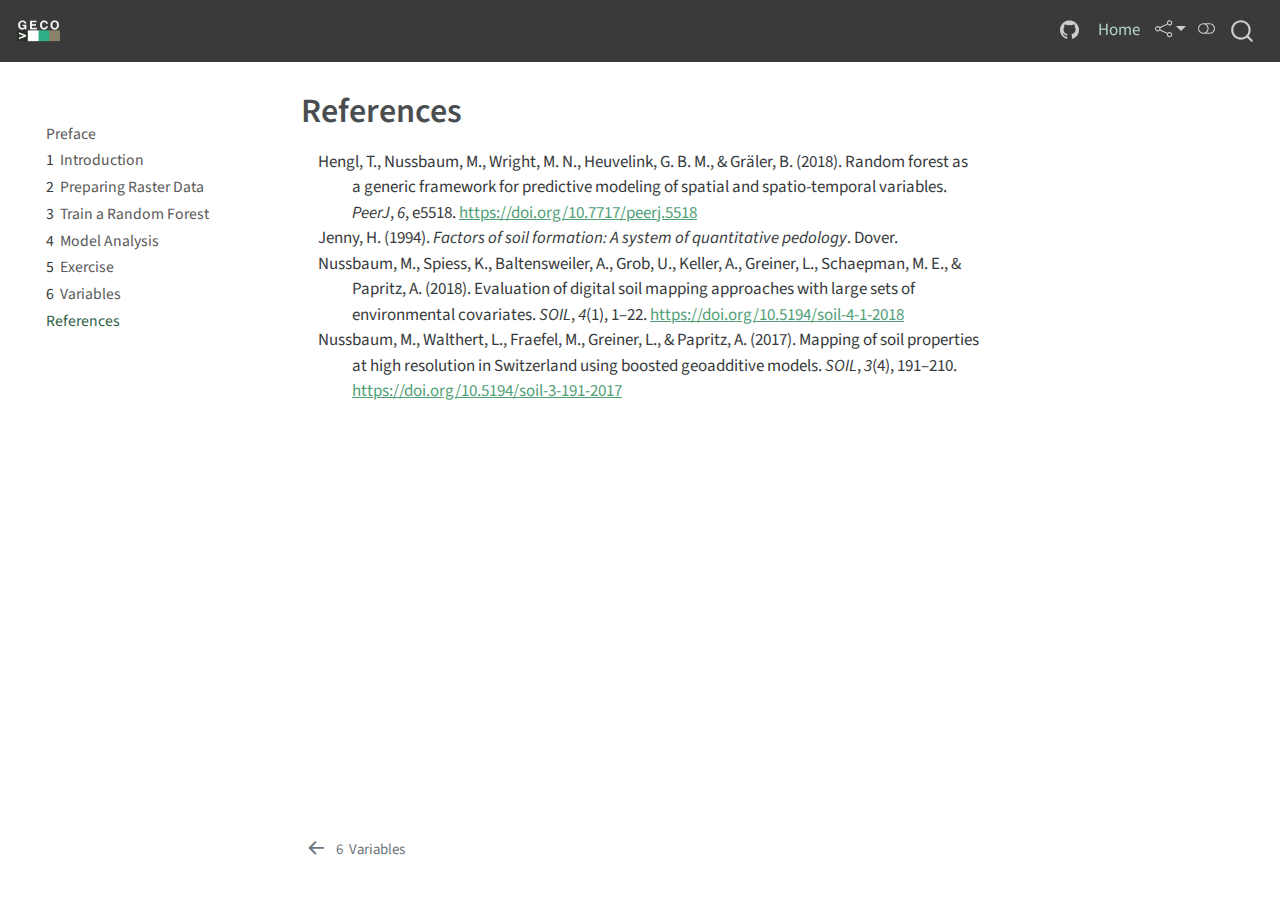
<file: references.html>
<!DOCTYPE html>
<html xmlns="http://www.w3.org/1999/xhtml" lang="en" xml:lang="en"><head>

<meta charset="utf-8">
<meta name="generator" content="quarto-1.3.450">

<meta name="viewport" content="width=device-width, initial-scale=1.0, user-scalable=yes">


<title>AGDS 2: Digital Soil Mapping - References</title>
<style>
code{white-space: pre-wrap;}
span.smallcaps{font-variant: small-caps;}
div.columns{display: flex; gap: min(4vw, 1.5em);}
div.column{flex: auto; overflow-x: auto;}
div.hanging-indent{margin-left: 1.5em; text-indent: -1.5em;}
ul.task-list{list-style: none;}
ul.task-list li input[type="checkbox"] {
  width: 0.8em;
  margin: 0 0.8em 0.2em -1em; /* quarto-specific, see https://github.com/quarto-dev/quarto-cli/issues/4556 */ 
  vertical-align: middle;
}
/* CSS for citations */
div.csl-bib-body { }
div.csl-entry {
  clear: both;
}
.hanging-indent div.csl-entry {
  margin-left:2em;
  text-indent:-2em;
}
div.csl-left-margin {
  min-width:2em;
  float:left;
}
div.csl-right-inline {
  margin-left:2em;
  padding-left:1em;
}
div.csl-indent {
  margin-left: 2em;
}</style>


<script src="site_libs/quarto-nav/quarto-nav.js"></script>
<script src="site_libs/quarto-nav/headroom.min.js"></script>
<script src="site_libs/clipboard/clipboard.min.js"></script>
<script src="site_libs/quarto-search/autocomplete.umd.js"></script>
<script src="site_libs/quarto-search/fuse.min.js"></script>
<script src="site_libs/quarto-search/quarto-search.js"></script>
<meta name="quarto:offset" content="./">
<link href="./99-variables.html" rel="prev">
<link href="./figures/favicon.ico" rel="icon">
<script src="site_libs/quarto-html/quarto.js"></script>
<script src="site_libs/quarto-html/popper.min.js"></script>
<script src="site_libs/quarto-html/tippy.umd.min.js"></script>
<script src="site_libs/quarto-html/anchor.min.js"></script>
<link href="site_libs/quarto-html/tippy.css" rel="stylesheet">
<link href="site_libs/quarto-html/quarto-syntax-highlighting.css" rel="stylesheet" class="quarto-color-scheme" id="quarto-text-highlighting-styles">
<link href="site_libs/quarto-html/quarto-syntax-highlighting-dark.css" rel="prefetch" class="quarto-color-scheme quarto-color-alternate" id="quarto-text-highlighting-styles">
<script src="site_libs/bootstrap/bootstrap.min.js"></script>
<link href="site_libs/bootstrap/bootstrap-icons.css" rel="stylesheet">
<link href="site_libs/bootstrap/bootstrap.min.css" rel="stylesheet" class="quarto-color-scheme" id="quarto-bootstrap" data-mode="light">
<link href="site_libs/bootstrap/bootstrap-dark.min.css" rel="prefetch" class="quarto-color-scheme quarto-color-alternate" id="quarto-bootstrap" data-mode="dark">
<script id="quarto-search-options" type="application/json">{
  "location": "navbar",
  "copy-button": false,
  "collapse-after": 3,
  "panel-placement": "end",
  "type": "overlay",
  "limit": 20,
  "language": {
    "search-no-results-text": "No results",
    "search-matching-documents-text": "matching documents",
    "search-copy-link-title": "Copy link to search",
    "search-hide-matches-text": "Hide additional matches",
    "search-more-match-text": "more match in this document",
    "search-more-matches-text": "more matches in this document",
    "search-clear-button-title": "Clear",
    "search-detached-cancel-button-title": "Cancel",
    "search-submit-button-title": "Submit",
    "search-label": "Search"
  }
}</script>


<meta name="twitter:title" content="AGDS 2: Digital Soil Mapping - References">
<meta name="twitter:card" content="summary">
</head>

<body class="nav-sidebar floating nav-fixed">

<div id="quarto-search-results"></div>
  <header id="quarto-header" class="headroom fixed-top">
    <nav class="navbar navbar-expand-lg navbar-dark ">
      <div class="navbar-container container-fluid">
      <div class="navbar-brand-container">
    <a href="./index.html" class="navbar-brand navbar-brand-logo">
    <img src="./images/logo.png" alt="" class="navbar-logo">
    </a>
    <a class="navbar-brand" href="./index.html">
    <span class="navbar-title"></span>
    </a>
  </div>
            <div id="quarto-search" class="" title="Search"></div>
          <button class="navbar-toggler" type="button" data-bs-toggle="collapse" data-bs-target="#navbarCollapse" aria-controls="navbarCollapse" aria-expanded="false" aria-label="Toggle navigation" onclick="if (window.quartoToggleHeadroom) { window.quartoToggleHeadroom(); }">
  <span class="navbar-toggler-icon"></span>
</button>
          <div class="collapse navbar-collapse" id="navbarCollapse">
            <ul class="navbar-nav navbar-nav-scroll ms-auto">
  <li class="nav-item compact">
    <a class="nav-link" href="https://github.com/padasch/digital_soil_mapping" rel="" target=""><i class="bi bi-github" role="img" aria-label="GitHub">
</i> 
 <span class="menu-text"></span></a>
  </li>  
  <li class="nav-item">
    <a class="nav-link active" href="./index.html" rel="" target="" aria-current="page">
 <span class="menu-text">Home</span></a>
  </li>  
</ul>
            <div class="quarto-navbar-tools">
    <div class="dropdown">
      <a href="" title="Share" id="quarto-navigation-tool-dropdown-0" class="quarto-navigation-tool dropdown-toggle px-1" data-bs-toggle="dropdown" aria-expanded="false" aria-label="Share"><i class="bi bi-share"></i></a>
      <ul class="dropdown-menu dropdown-menu-end" aria-labelledby="quarto-navigation-tool-dropdown-0">
          <li>
            <a class="dropdown-item quarto-navbar-tools-item" href="https://twitter.com/intent/tweet?url=|url|">
              <i class="bi bi-bi-twitter pe-1"></i>
            Twitter
            </a>
          </li>
          <li>
            <a class="dropdown-item quarto-navbar-tools-item" href="https://www.facebook.com/sharer/sharer.php?u=|url|">
              <i class="bi bi-bi-facebook pe-1"></i>
            Facebook
            </a>
          </li>
      </ul>
    </div>
  <a href="" class="quarto-color-scheme-toggle quarto-navigation-tool  px-1" onclick="window.quartoToggleColorScheme(); return false;" title="Toggle dark mode"><i class="bi"></i></a>
</div>
          </div> <!-- /navcollapse -->
      </div> <!-- /container-fluid -->
    </nav>
  <nav class="quarto-secondary-nav">
    <div class="container-fluid d-flex">
      <button type="button" class="quarto-btn-toggle btn" data-bs-toggle="collapse" data-bs-target="#quarto-sidebar,#quarto-sidebar-glass" aria-controls="quarto-sidebar" aria-expanded="false" aria-label="Toggle sidebar navigation" onclick="if (window.quartoToggleHeadroom) { window.quartoToggleHeadroom(); }">
        <i class="bi bi-layout-text-sidebar-reverse"></i>
      </button>
      <nav class="quarto-page-breadcrumbs" aria-label="breadcrumb"><ol class="breadcrumb"><li class="breadcrumb-item"><a href="./references.html">References</a></li></ol></nav>
      <a class="flex-grow-1" role="button" data-bs-toggle="collapse" data-bs-target="#quarto-sidebar,#quarto-sidebar-glass" aria-controls="quarto-sidebar" aria-expanded="false" aria-label="Toggle sidebar navigation" onclick="if (window.quartoToggleHeadroom) { window.quartoToggleHeadroom(); }">      
      </a>
      <button type="button" class="btn quarto-search-button" aria-label="" onclick="window.quartoOpenSearch();">
        <i class="bi bi-search"></i>
      </button>
    </div>
  </nav>
</header>
<!-- content -->
<div id="quarto-content" class="quarto-container page-columns page-rows-contents page-layout-article page-navbar">
<!-- sidebar -->
  <nav id="quarto-sidebar" class="sidebar collapse collapse-horizontal sidebar-navigation floating overflow-auto">
        <div class="mt-2 flex-shrink-0 align-items-center">
        <div class="sidebar-search">
        <div id="quarto-search" class="" title="Search"></div>
        </div>
        </div>
    <div class="sidebar-menu-container"> 
    <ul class="list-unstyled mt-1">
        <li class="sidebar-item">
  <div class="sidebar-item-container"> 
  <a href="./index.html" class="sidebar-item-text sidebar-link">
 <span class="menu-text">Preface</span></a>
  </div>
</li>
        <li class="sidebar-item">
  <div class="sidebar-item-container"> 
  <a href="./01-introduction.html" class="sidebar-item-text sidebar-link">
 <span class="menu-text"><span class="chapter-number">1</span>&nbsp; <span class="chapter-title">Introduction</span></span></a>
  </div>
</li>
        <li class="sidebar-item">
  <div class="sidebar-item-container"> 
  <a href="./02-data_preparation.html" class="sidebar-item-text sidebar-link">
 <span class="menu-text"><span class="chapter-number">2</span>&nbsp; <span class="chapter-title">Preparing Raster Data</span></span></a>
  </div>
</li>
        <li class="sidebar-item">
  <div class="sidebar-item-container"> 
  <a href="./03-model_training.html" class="sidebar-item-text sidebar-link">
 <span class="menu-text"><span class="chapter-number">3</span>&nbsp; <span class="chapter-title">Train a Random Forest</span></span></a>
  </div>
</li>
        <li class="sidebar-item">
  <div class="sidebar-item-container"> 
  <a href="./04-model_test.html" class="sidebar-item-text sidebar-link">
 <span class="menu-text"><span class="chapter-number">4</span>&nbsp; <span class="chapter-title">Model Analysis</span></span></a>
  </div>
</li>
        <li class="sidebar-item">
  <div class="sidebar-item-container"> 
  <a href="./99-exercise.html" class="sidebar-item-text sidebar-link">
 <span class="menu-text"><span class="chapter-number">5</span>&nbsp; <span class="chapter-title">Exercise</span></span></a>
  </div>
</li>
        <li class="sidebar-item">
  <div class="sidebar-item-container"> 
  <a href="./99-variables.html" class="sidebar-item-text sidebar-link">
 <span class="menu-text"><span class="chapter-number">6</span>&nbsp; <span class="chapter-title">Variables</span></span></a>
  </div>
</li>
        <li class="sidebar-item">
  <div class="sidebar-item-container"> 
  <a href="./references.html" class="sidebar-item-text sidebar-link active">
 <span class="menu-text">References</span></a>
  </div>
</li>
    </ul>
    </div>
</nav>
<div id="quarto-sidebar-glass" data-bs-toggle="collapse" data-bs-target="#quarto-sidebar,#quarto-sidebar-glass"></div>
<!-- margin-sidebar -->
    <div id="quarto-margin-sidebar" class="sidebar margin-sidebar">
        
    </div>
<!-- main -->
<main class="content" id="quarto-document-content">

<header id="title-block-header" class="quarto-title-block default">
<div class="quarto-title">
<h1 class="title">References</h1>
</div>



<div class="quarto-title-meta">

    
  
    
  </div>
  

</header>

<div id="refs" class="references csl-bib-body hanging-indent" data-line-spacing="2" role="list">
<div id="ref-hengl2018random" class="csl-entry" role="listitem">
Hengl, T., Nussbaum, M., Wright, M. N., Heuvelink, G. B. M., &amp;
Gräler, B. (2018). Random forest as a generic framework for predictive
modeling of spatial and spatio-temporal variables. <em>PeerJ</em>,
<em>6</em>, e5518. <a href="https://doi.org/10.7717/peerj.5518">https://doi.org/10.7717/peerj.5518</a>
</div>
<div id="ref-jenny1994" class="csl-entry" role="listitem">
Jenny, H. (1994). <em>Factors of soil formation: A system of
quantitative pedology</em>. Dover.
</div>
<div id="ref-nussbaum2018evaluation" class="csl-entry" role="listitem">
Nussbaum, M., Spiess, K., Baltensweiler, A., Grob, U., Keller, A.,
Greiner, L., Schaepman, M. E., &amp; Papritz, A. (2018). Evaluation of
digital soil mapping approaches with large sets of environmental
covariates. <em>SOIL</em>, <em>4</em>(1), 1–22. <a href="https://doi.org/10.5194/soil-4-1-2018">https://doi.org/10.5194/soil-4-1-2018</a>
</div>
<div id="ref-nussbaum2017" class="csl-entry" role="listitem">
Nussbaum, M., Walthert, L., Fraefel, M., Greiner, L., &amp; Papritz, A.
(2017). Mapping of soil properties at high resolution in Switzerland
using boosted geoadditive models. <em>SOIL</em>, <em>3</em>(4), 191–210.
<a href="https://doi.org/10.5194/soil-3-191-2017">https://doi.org/10.5194/soil-3-191-2017</a>
</div>
</div>



</main> <!-- /main -->
<script id="quarto-html-after-body" type="application/javascript">
window.document.addEventListener("DOMContentLoaded", function (event) {
  const toggleBodyColorMode = (bsSheetEl) => {
    const mode = bsSheetEl.getAttribute("data-mode");
    const bodyEl = window.document.querySelector("body");
    if (mode === "dark") {
      bodyEl.classList.add("quarto-dark");
      bodyEl.classList.remove("quarto-light");
    } else {
      bodyEl.classList.add("quarto-light");
      bodyEl.classList.remove("quarto-dark");
    }
  }
  const toggleBodyColorPrimary = () => {
    const bsSheetEl = window.document.querySelector("link#quarto-bootstrap");
    if (bsSheetEl) {
      toggleBodyColorMode(bsSheetEl);
    }
  }
  toggleBodyColorPrimary();  
  const disableStylesheet = (stylesheets) => {
    for (let i=0; i < stylesheets.length; i++) {
      const stylesheet = stylesheets[i];
      stylesheet.rel = 'prefetch';
    }
  }
  const enableStylesheet = (stylesheets) => {
    for (let i=0; i < stylesheets.length; i++) {
      const stylesheet = stylesheets[i];
      stylesheet.rel = 'stylesheet';
    }
  }
  const manageTransitions = (selector, allowTransitions) => {
    const els = window.document.querySelectorAll(selector);
    for (let i=0; i < els.length; i++) {
      const el = els[i];
      if (allowTransitions) {
        el.classList.remove('notransition');
      } else {
        el.classList.add('notransition');
      }
    }
  }
  const toggleColorMode = (alternate) => {
    // Switch the stylesheets
    const alternateStylesheets = window.document.querySelectorAll('link.quarto-color-scheme.quarto-color-alternate');
    manageTransitions('#quarto-margin-sidebar .nav-link', false);
    if (alternate) {
      enableStylesheet(alternateStylesheets);
      for (const sheetNode of alternateStylesheets) {
        if (sheetNode.id === "quarto-bootstrap") {
          toggleBodyColorMode(sheetNode);
        }
      }
    } else {
      disableStylesheet(alternateStylesheets);
      toggleBodyColorPrimary();
    }
    manageTransitions('#quarto-margin-sidebar .nav-link', true);
    // Switch the toggles
    const toggles = window.document.querySelectorAll('.quarto-color-scheme-toggle');
    for (let i=0; i < toggles.length; i++) {
      const toggle = toggles[i];
      if (toggle) {
        if (alternate) {
          toggle.classList.add("alternate");     
        } else {
          toggle.classList.remove("alternate");
        }
      }
    }
    // Hack to workaround the fact that safari doesn't
    // properly recolor the scrollbar when toggling (#1455)
    if (navigator.userAgent.indexOf('Safari') > 0 && navigator.userAgent.indexOf('Chrome') == -1) {
      manageTransitions("body", false);
      window.scrollTo(0, 1);
      setTimeout(() => {
        window.scrollTo(0, 0);
        manageTransitions("body", true);
      }, 40);  
    }
  }
  const isFileUrl = () => { 
    return window.location.protocol === 'file:';
  }
  const hasAlternateSentinel = () => {  
    let styleSentinel = getColorSchemeSentinel();
    if (styleSentinel !== null) {
      return styleSentinel === "alternate";
    } else {
      return false;
    }
  }
  const setStyleSentinel = (alternate) => {
    const value = alternate ? "alternate" : "default";
    if (!isFileUrl()) {
      window.localStorage.setItem("quarto-color-scheme", value);
    } else {
      localAlternateSentinel = value;
    }
  }
  const getColorSchemeSentinel = () => {
    if (!isFileUrl()) {
      const storageValue = window.localStorage.getItem("quarto-color-scheme");
      return storageValue != null ? storageValue : localAlternateSentinel;
    } else {
      return localAlternateSentinel;
    }
  }
  let localAlternateSentinel = 'default';
  // Dark / light mode switch
  window.quartoToggleColorScheme = () => {
    // Read the current dark / light value 
    let toAlternate = !hasAlternateSentinel();
    toggleColorMode(toAlternate);
    setStyleSentinel(toAlternate);
  };
  // Ensure there is a toggle, if there isn't float one in the top right
  if (window.document.querySelector('.quarto-color-scheme-toggle') === null) {
    const a = window.document.createElement('a');
    a.classList.add('top-right');
    a.classList.add('quarto-color-scheme-toggle');
    a.href = "";
    a.onclick = function() { try { window.quartoToggleColorScheme(); } catch {} return false; };
    const i = window.document.createElement("i");
    i.classList.add('bi');
    a.appendChild(i);
    window.document.body.appendChild(a);
  }
  // Switch to dark mode if need be
  if (hasAlternateSentinel()) {
    toggleColorMode(true);
  } else {
    toggleColorMode(false);
  }
  const icon = "";
  const anchorJS = new window.AnchorJS();
  anchorJS.options = {
    placement: 'right',
    icon: icon
  };
  anchorJS.add('.anchored');
  const isCodeAnnotation = (el) => {
    for (const clz of el.classList) {
      if (clz.startsWith('code-annotation-')) {                     
        return true;
      }
    }
    return false;
  }
  const clipboard = new window.ClipboardJS('.code-copy-button', {
    text: function(trigger) {
      const codeEl = trigger.previousElementSibling.cloneNode(true);
      for (const childEl of codeEl.children) {
        if (isCodeAnnotation(childEl)) {
          childEl.remove();
        }
      }
      return codeEl.innerText;
    }
  });
  clipboard.on('success', function(e) {
    // button target
    const button = e.trigger;
    // don't keep focus
    button.blur();
    // flash "checked"
    button.classList.add('code-copy-button-checked');
    var currentTitle = button.getAttribute("title");
    button.setAttribute("title", "Copied!");
    let tooltip;
    if (window.bootstrap) {
      button.setAttribute("data-bs-toggle", "tooltip");
      button.setAttribute("data-bs-placement", "left");
      button.setAttribute("data-bs-title", "Copied!");
      tooltip = new bootstrap.Tooltip(button, 
        { trigger: "manual", 
          customClass: "code-copy-button-tooltip",
          offset: [0, -8]});
      tooltip.show();    
    }
    setTimeout(function() {
      if (tooltip) {
        tooltip.hide();
        button.removeAttribute("data-bs-title");
        button.removeAttribute("data-bs-toggle");
        button.removeAttribute("data-bs-placement");
      }
      button.setAttribute("title", currentTitle);
      button.classList.remove('code-copy-button-checked');
    }, 1000);
    // clear code selection
    e.clearSelection();
  });
  function tippyHover(el, contentFn) {
    const config = {
      allowHTML: true,
      content: contentFn,
      maxWidth: 500,
      delay: 100,
      arrow: false,
      appendTo: function(el) {
          return el.parentElement;
      },
      interactive: true,
      interactiveBorder: 10,
      theme: 'quarto',
      placement: 'bottom-start'
    };
    window.tippy(el, config); 
  }
  const noterefs = window.document.querySelectorAll('a[role="doc-noteref"]');
  for (var i=0; i<noterefs.length; i++) {
    const ref = noterefs[i];
    tippyHover(ref, function() {
      // use id or data attribute instead here
      let href = ref.getAttribute('data-footnote-href') || ref.getAttribute('href');
      try { href = new URL(href).hash; } catch {}
      const id = href.replace(/^#\/?/, "");
      const note = window.document.getElementById(id);
      return note.innerHTML;
    });
  }
      let selectedAnnoteEl;
      const selectorForAnnotation = ( cell, annotation) => {
        let cellAttr = 'data-code-cell="' + cell + '"';
        let lineAttr = 'data-code-annotation="' +  annotation + '"';
        const selector = 'span[' + cellAttr + '][' + lineAttr + ']';
        return selector;
      }
      const selectCodeLines = (annoteEl) => {
        const doc = window.document;
        const targetCell = annoteEl.getAttribute("data-target-cell");
        const targetAnnotation = annoteEl.getAttribute("data-target-annotation");
        const annoteSpan = window.document.querySelector(selectorForAnnotation(targetCell, targetAnnotation));
        const lines = annoteSpan.getAttribute("data-code-lines").split(",");
        const lineIds = lines.map((line) => {
          return targetCell + "-" + line;
        })
        let top = null;
        let height = null;
        let parent = null;
        if (lineIds.length > 0) {
            //compute the position of the single el (top and bottom and make a div)
            const el = window.document.getElementById(lineIds[0]);
            top = el.offsetTop;
            height = el.offsetHeight;
            parent = el.parentElement.parentElement;
          if (lineIds.length > 1) {
            const lastEl = window.document.getElementById(lineIds[lineIds.length - 1]);
            const bottom = lastEl.offsetTop + lastEl.offsetHeight;
            height = bottom - top;
          }
          if (top !== null && height !== null && parent !== null) {
            // cook up a div (if necessary) and position it 
            let div = window.document.getElementById("code-annotation-line-highlight");
            if (div === null) {
              div = window.document.createElement("div");
              div.setAttribute("id", "code-annotation-line-highlight");
              div.style.position = 'absolute';
              parent.appendChild(div);
            }
            div.style.top = top - 2 + "px";
            div.style.height = height + 4 + "px";
            let gutterDiv = window.document.getElementById("code-annotation-line-highlight-gutter");
            if (gutterDiv === null) {
              gutterDiv = window.document.createElement("div");
              gutterDiv.setAttribute("id", "code-annotation-line-highlight-gutter");
              gutterDiv.style.position = 'absolute';
              const codeCell = window.document.getElementById(targetCell);
              const gutter = codeCell.querySelector('.code-annotation-gutter');
              gutter.appendChild(gutterDiv);
            }
            gutterDiv.style.top = top - 2 + "px";
            gutterDiv.style.height = height + 4 + "px";
          }
          selectedAnnoteEl = annoteEl;
        }
      };
      const unselectCodeLines = () => {
        const elementsIds = ["code-annotation-line-highlight", "code-annotation-line-highlight-gutter"];
        elementsIds.forEach((elId) => {
          const div = window.document.getElementById(elId);
          if (div) {
            div.remove();
          }
        });
        selectedAnnoteEl = undefined;
      };
      // Attach click handler to the DT
      const annoteDls = window.document.querySelectorAll('dt[data-target-cell]');
      for (const annoteDlNode of annoteDls) {
        annoteDlNode.addEventListener('click', (event) => {
          const clickedEl = event.target;
          if (clickedEl !== selectedAnnoteEl) {
            unselectCodeLines();
            const activeEl = window.document.querySelector('dt[data-target-cell].code-annotation-active');
            if (activeEl) {
              activeEl.classList.remove('code-annotation-active');
            }
            selectCodeLines(clickedEl);
            clickedEl.classList.add('code-annotation-active');
          } else {
            // Unselect the line
            unselectCodeLines();
            clickedEl.classList.remove('code-annotation-active');
          }
        });
      }
  const findCites = (el) => {
    const parentEl = el.parentElement;
    if (parentEl) {
      const cites = parentEl.dataset.cites;
      if (cites) {
        return {
          el,
          cites: cites.split(' ')
        };
      } else {
        return findCites(el.parentElement)
      }
    } else {
      return undefined;
    }
  };
  var bibliorefs = window.document.querySelectorAll('a[role="doc-biblioref"]');
  for (var i=0; i<bibliorefs.length; i++) {
    const ref = bibliorefs[i];
    const citeInfo = findCites(ref);
    if (citeInfo) {
      tippyHover(citeInfo.el, function() {
        var popup = window.document.createElement('div');
        citeInfo.cites.forEach(function(cite) {
          var citeDiv = window.document.createElement('div');
          citeDiv.classList.add('hanging-indent');
          citeDiv.classList.add('csl-entry');
          var biblioDiv = window.document.getElementById('ref-' + cite);
          if (biblioDiv) {
            citeDiv.innerHTML = biblioDiv.innerHTML;
          }
          popup.appendChild(citeDiv);
        });
        return popup.innerHTML;
      });
    }
  }
});
</script>
<nav class="page-navigation">
  <div class="nav-page nav-page-previous">
      <a href="./99-variables.html" class="pagination-link">
        <i class="bi bi-arrow-left-short"></i> <span class="nav-page-text"><span class="chapter-number">6</span>&nbsp; <span class="chapter-title">Variables</span></span>
      </a>          
  </div>
  <div class="nav-page nav-page-next">
  </div>
</nav>
</div> <!-- /content -->



</body></html>
</file>
<file: site_libs/quarto-html/tippy.css>
.tippy-box[data-animation=fade][data-state=hidden]{opacity:0}[data-tippy-root]{max-width:calc(100vw - 10px)}.tippy-box{position:relative;background-color:#333;color:#fff;border-radius:4px;font-size:14px;line-height:1.4;white-space:normal;outline:0;transition-property:transform,visibility,opacity}.tippy-box[data-placement^=top]>.tippy-arrow{bottom:0}.tippy-box[data-placement^=top]>.tippy-arrow:before{bottom:-7px;left:0;border-width:8px 8px 0;border-top-color:initial;transform-origin:center top}.tippy-box[data-placement^=bottom]>.tippy-arrow{top:0}.tippy-box[data-placement^=bottom]>.tippy-arrow:before{top:-7px;left:0;border-width:0 8px 8px;border-bottom-color:initial;transform-origin:center bottom}.tippy-box[data-placement^=left]>.tippy-arrow{right:0}.tippy-box[data-placement^=left]>.tippy-arrow:before{border-width:8px 0 8px 8px;border-left-color:initial;right:-7px;transform-origin:center left}.tippy-box[data-placement^=right]>.tippy-arrow{left:0}.tippy-box[data-placement^=right]>.tippy-arrow:before{left:-7px;border-width:8px 8px 8px 0;border-right-color:initial;transform-origin:center right}.tippy-box[data-inertia][data-state=visible]{transition-timing-function:cubic-bezier(.54,1.5,.38,1.11)}.tippy-arrow{width:16px;height:16px;color:#333}.tippy-arrow:before{content:"";position:absolute;border-color:transparent;border-style:solid}.tippy-content{position:relative;padding:5px 9px;z-index:1}
</file>
<file: site_libs/quarto-html/quarto-syntax-highlighting.css>
/* quarto syntax highlight colors */
:root {
  --quarto-hl-ot-color: #003B4F;
  --quarto-hl-at-color: #657422;
  --quarto-hl-ss-color: #20794D;
  --quarto-hl-an-color: #5E5E5E;
  --quarto-hl-fu-color: #4758AB;
  --quarto-hl-st-color: #20794D;
  --quarto-hl-cf-color: #003B4F;
  --quarto-hl-op-color: #5E5E5E;
  --quarto-hl-er-color: #AD0000;
  --quarto-hl-bn-color: #AD0000;
  --quarto-hl-al-color: #AD0000;
  --quarto-hl-va-color: #111111;
  --quarto-hl-bu-color: inherit;
  --quarto-hl-ex-color: inherit;
  --quarto-hl-pp-color: #AD0000;
  --quarto-hl-in-color: #5E5E5E;
  --quarto-hl-vs-color: #20794D;
  --quarto-hl-wa-color: #5E5E5E;
  --quarto-hl-do-color: #5E5E5E;
  --quarto-hl-im-color: #00769E;
  --quarto-hl-ch-color: #20794D;
  --quarto-hl-dt-color: #AD0000;
  --quarto-hl-fl-color: #AD0000;
  --quarto-hl-co-color: #5E5E5E;
  --quarto-hl-cv-color: #5E5E5E;
  --quarto-hl-cn-color: #8f5902;
  --quarto-hl-sc-color: #5E5E5E;
  --quarto-hl-dv-color: #AD0000;
  --quarto-hl-kw-color: #003B4F;
}

/* other quarto variables */
:root {
  --quarto-font-monospace: SFMono-Regular, Menlo, Monaco, Consolas, "Liberation Mono", "Courier New", monospace;
}

pre > code.sourceCode > span {
  color: #003B4F;
}

code span {
  color: #003B4F;
}

code.sourceCode > span {
  color: #003B4F;
}

div.sourceCode,
div.sourceCode pre.sourceCode {
  color: #003B4F;
}

code span.ot {
  color: #003B4F;
  font-style: inherit;
}

code span.at {
  color: #657422;
  font-style: inherit;
}

code span.ss {
  color: #20794D;
  font-style: inherit;
}

code span.an {
  color: #5E5E5E;
  font-style: inherit;
}

code span.fu {
  color: #4758AB;
  font-style: inherit;
}

code span.st {
  color: #20794D;
  font-style: inherit;
}

code span.cf {
  color: #003B4F;
  font-style: inherit;
}

code span.op {
  color: #5E5E5E;
  font-style: inherit;
}

code span.er {
  color: #AD0000;
  font-style: inherit;
}

code span.bn {
  color: #AD0000;
  font-style: inherit;
}

code span.al {
  color: #AD0000;
  font-style: inherit;
}

code span.va {
  color: #111111;
  font-style: inherit;
}

code span.bu {
  font-style: inherit;
}

code span.ex {
  font-style: inherit;
}

code span.pp {
  color: #AD0000;
  font-style: inherit;
}

code span.in {
  color: #5E5E5E;
  font-style: inherit;
}

code span.vs {
  color: #20794D;
  font-style: inherit;
}

code span.wa {
  color: #5E5E5E;
  font-style: italic;
}

code span.do {
  color: #5E5E5E;
  font-style: italic;
}

code span.im {
  color: #00769E;
  font-style: inherit;
}

code span.ch {
  color: #20794D;
  font-style: inherit;
}

code span.dt {
  color: #AD0000;
  font-style: inherit;
}

code span.fl {
  color: #AD0000;
  font-style: inherit;
}

code span.co {
  color: #5E5E5E;
  font-style: inherit;
}

code span.cv {
  color: #5E5E5E;
  font-style: italic;
}

code span.cn {
  color: #8f5902;
  font-style: inherit;
}

code span.sc {
  color: #5E5E5E;
  font-style: inherit;
}

code span.dv {
  color: #AD0000;
  font-style: inherit;
}

code span.kw {
  color: #003B4F;
  font-style: inherit;
}

.prevent-inlining {
  content: "</";
}

/*# sourceMappingURL=debc5d5d77c3f9108843748ff7464032.css.map */
</file>
<file: site_libs/quarto-html/quarto-syntax-highlighting-dark.css>
/* quarto syntax highlight colors */
:root {
  --quarto-hl-al-color: #f07178;
  --quarto-hl-an-color: #d4d0ab;
  --quarto-hl-at-color: #00e0e0;
  --quarto-hl-bn-color: #d4d0ab;
  --quarto-hl-bu-color: #abe338;
  --quarto-hl-ch-color: #abe338;
  --quarto-hl-co-color: #f8f8f2;
  --quarto-hl-cv-color: #ffd700;
  --quarto-hl-cn-color: #ffd700;
  --quarto-hl-cf-color: #ffa07a;
  --quarto-hl-dt-color: #ffa07a;
  --quarto-hl-dv-color: #d4d0ab;
  --quarto-hl-do-color: #f8f8f2;
  --quarto-hl-er-color: #f07178;
  --quarto-hl-ex-color: #00e0e0;
  --quarto-hl-fl-color: #d4d0ab;
  --quarto-hl-fu-color: #ffa07a;
  --quarto-hl-im-color: #abe338;
  --quarto-hl-in-color: #d4d0ab;
  --quarto-hl-kw-color: #ffa07a;
  --quarto-hl-op-color: #ffa07a;
  --quarto-hl-ot-color: #00e0e0;
  --quarto-hl-pp-color: #dcc6e0;
  --quarto-hl-re-color: #00e0e0;
  --quarto-hl-sc-color: #abe338;
  --quarto-hl-ss-color: #abe338;
  --quarto-hl-st-color: #abe338;
  --quarto-hl-va-color: #00e0e0;
  --quarto-hl-vs-color: #abe338;
  --quarto-hl-wa-color: #dcc6e0;
}

/* other quarto variables */
:root {
  --quarto-font-monospace: SFMono-Regular, Menlo, Monaco, Consolas, "Liberation Mono", "Courier New", monospace;
}

code span.al {
  background-color: #2a0f15;
  font-weight: bold;
  color: #f07178;
}

code span.an {
  color: #d4d0ab;
}

code span.at {
  color: #00e0e0;
}

code span.bn {
  color: #d4d0ab;
}

code span.bu {
  color: #abe338;
}

code span.ch {
  color: #abe338;
}

code span.co {
  font-style: italic;
  color: #f8f8f2;
}

code span.cv {
  color: #ffd700;
}

code span.cn {
  color: #ffd700;
}

code span.cf {
  font-weight: bold;
  color: #ffa07a;
}

code span.dt {
  color: #ffa07a;
}

code span.dv {
  color: #d4d0ab;
}

code span.do {
  color: #f8f8f2;
}

code span.er {
  color: #f07178;
  text-decoration: underline;
}

code span.ex {
  font-weight: bold;
  color: #00e0e0;
}

code span.fl {
  color: #d4d0ab;
}

code span.fu {
  color: #ffa07a;
}

code span.im {
  color: #abe338;
}

code span.in {
  color: #d4d0ab;
}

code span.kw {
  font-weight: bold;
  color: #ffa07a;
}

pre > code.sourceCode > span {
  color: #f8f8f2;
}

code span {
  color: #f8f8f2;
}

code.sourceCode > span {
  color: #f8f8f2;
}

div.sourceCode,
div.sourceCode pre.sourceCode {
  color: #f8f8f2;
}

code span.op {
  color: #ffa07a;
}

code span.ot {
  color: #00e0e0;
}

code span.pp {
  color: #dcc6e0;
}

code span.re {
  background-color: #f8f8f2;
  color: #00e0e0;
}

code span.sc {
  color: #abe338;
}

code span.ss {
  color: #abe338;
}

code span.st {
  color: #abe338;
}

code span.va {
  color: #00e0e0;
}

code span.vs {
  color: #abe338;
}

code span.wa {
  color: #dcc6e0;
}

.prevent-inlining {
  content: "</";
}

/*# sourceMappingURL=935a306eefa94366c21e1a970dddb765.css.map */
</file>
